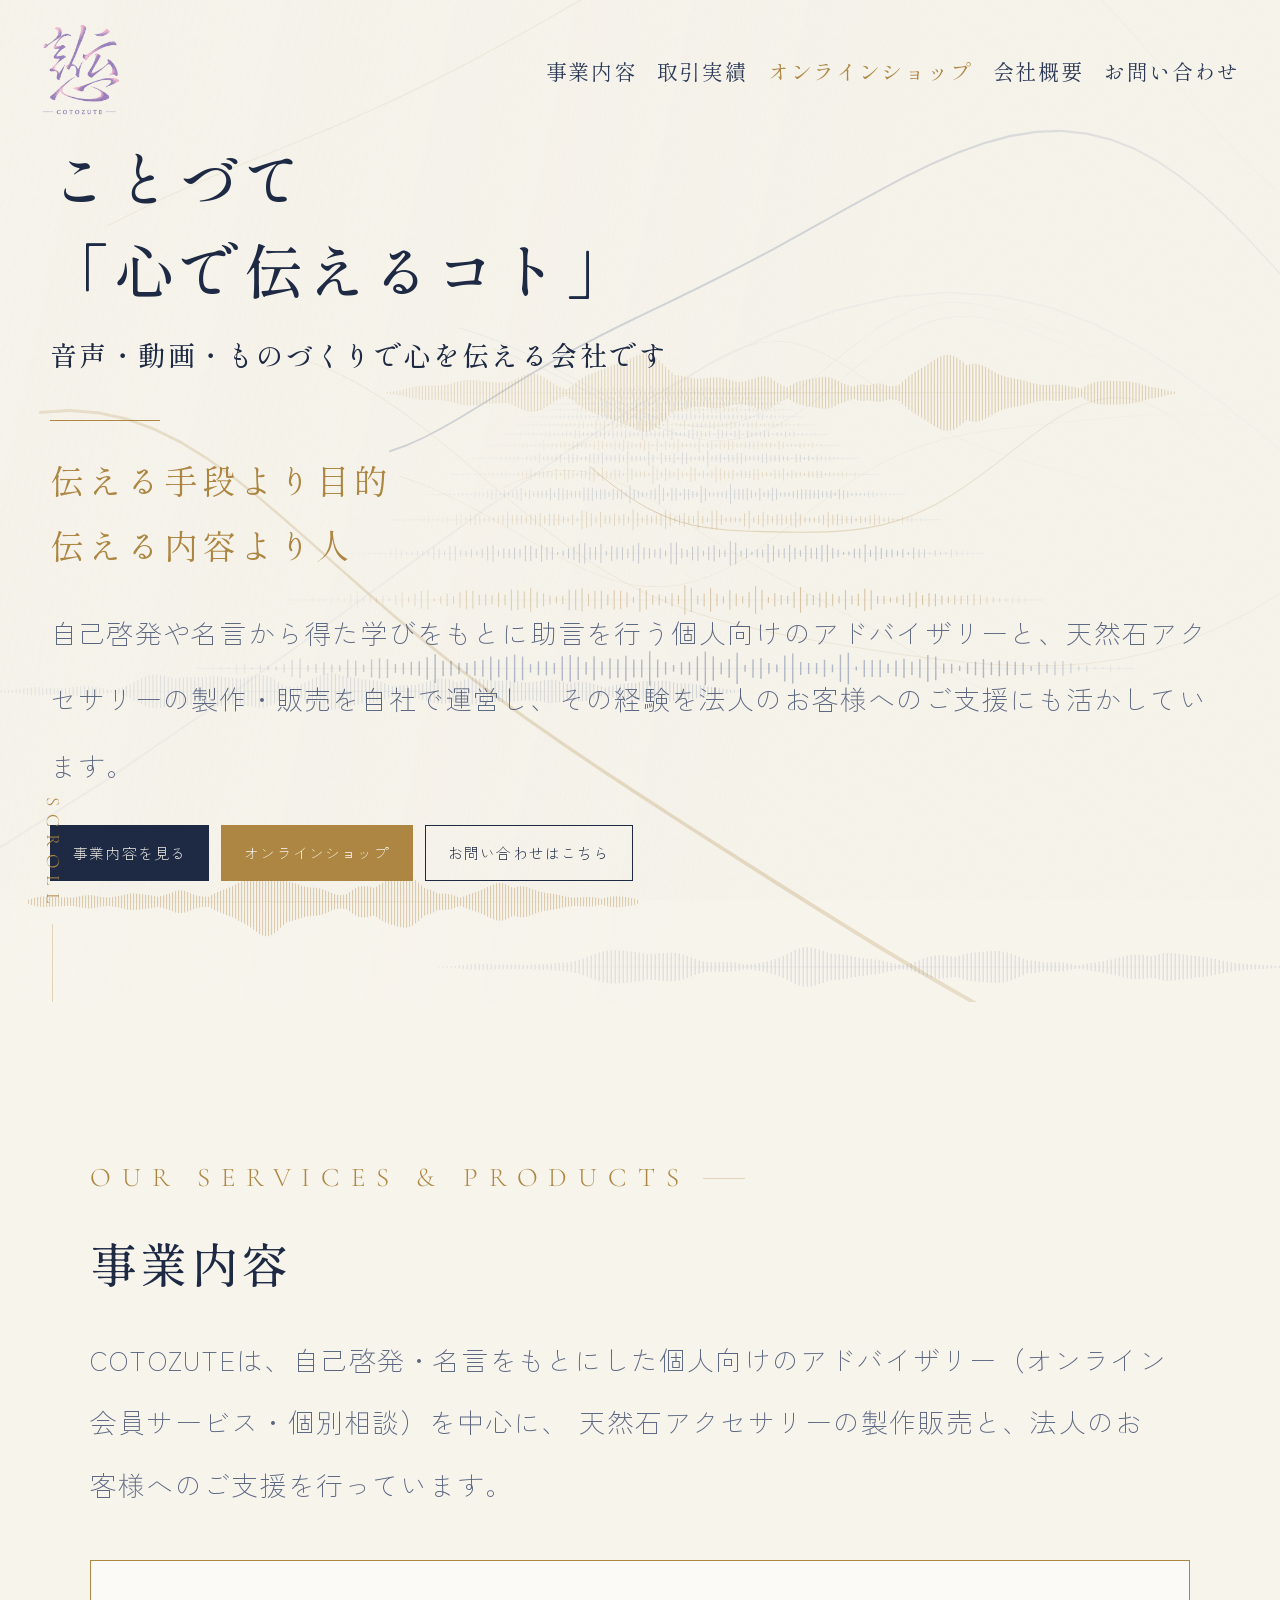
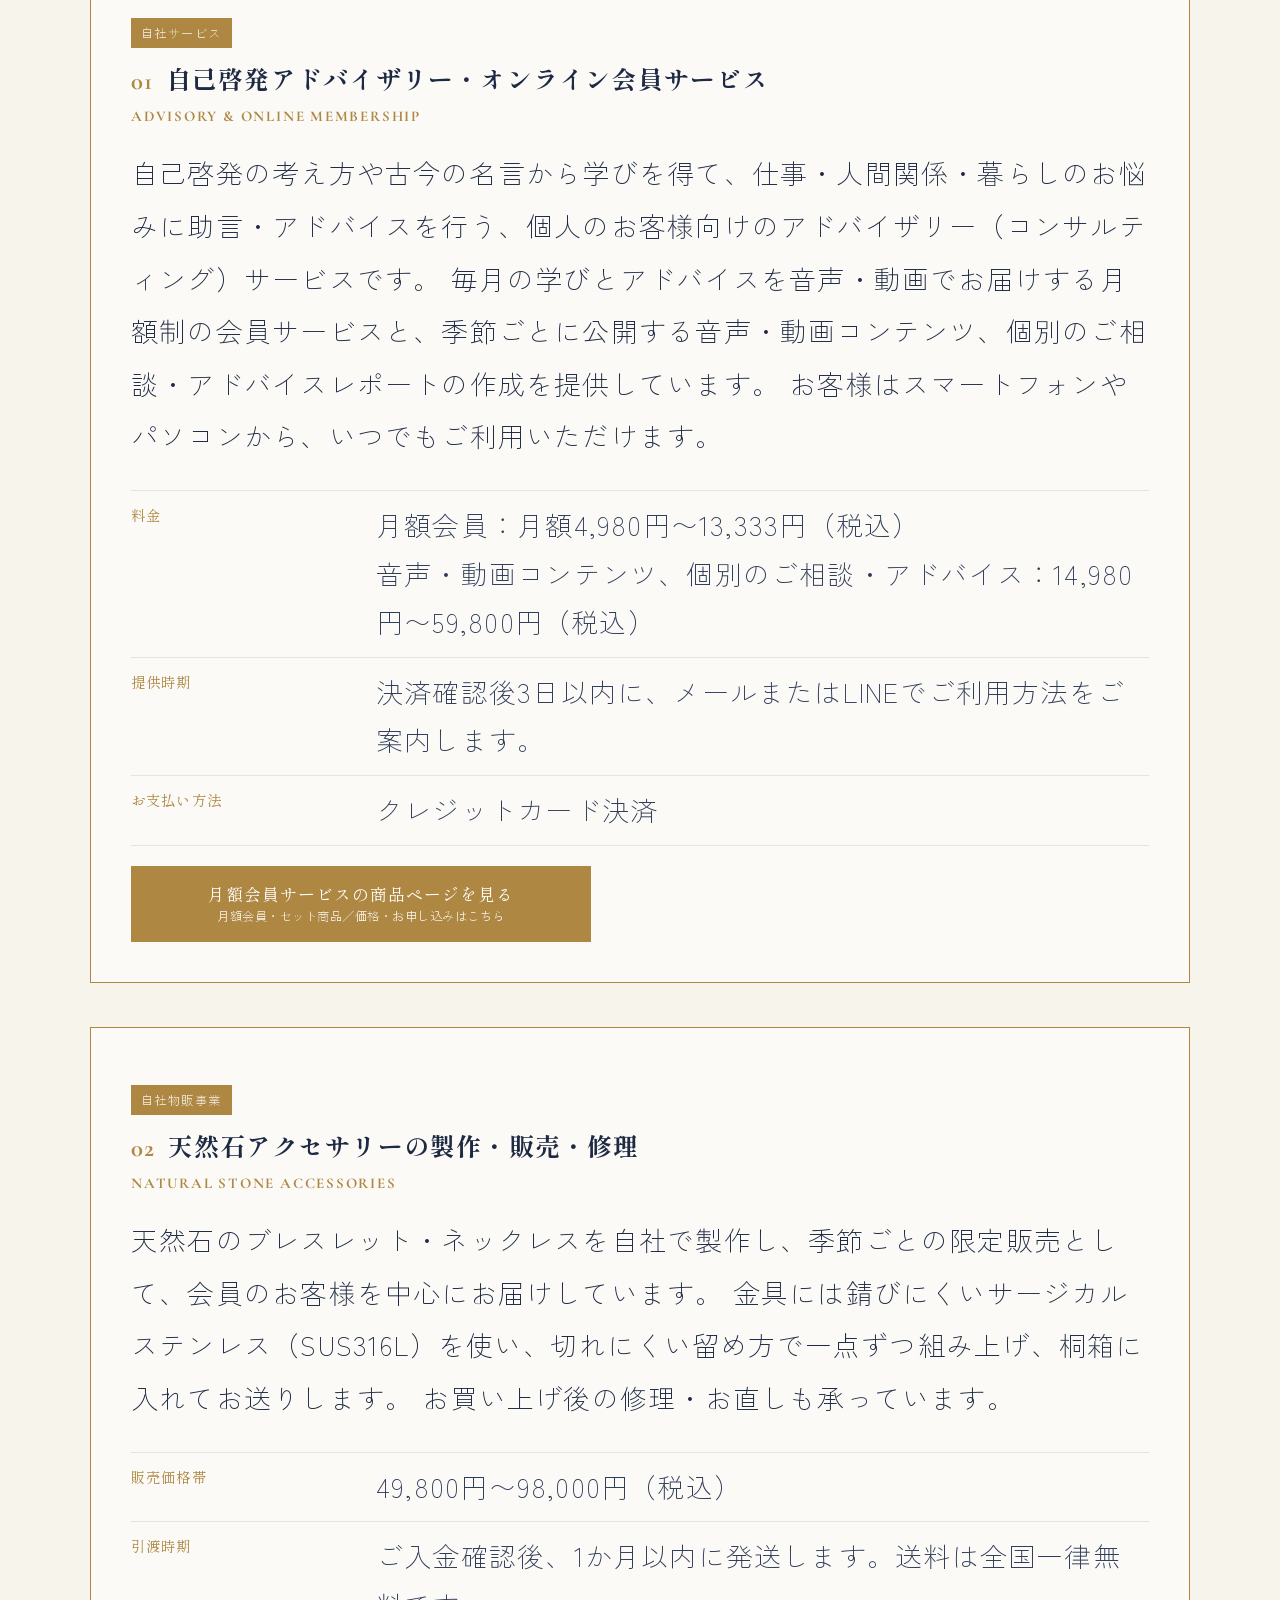
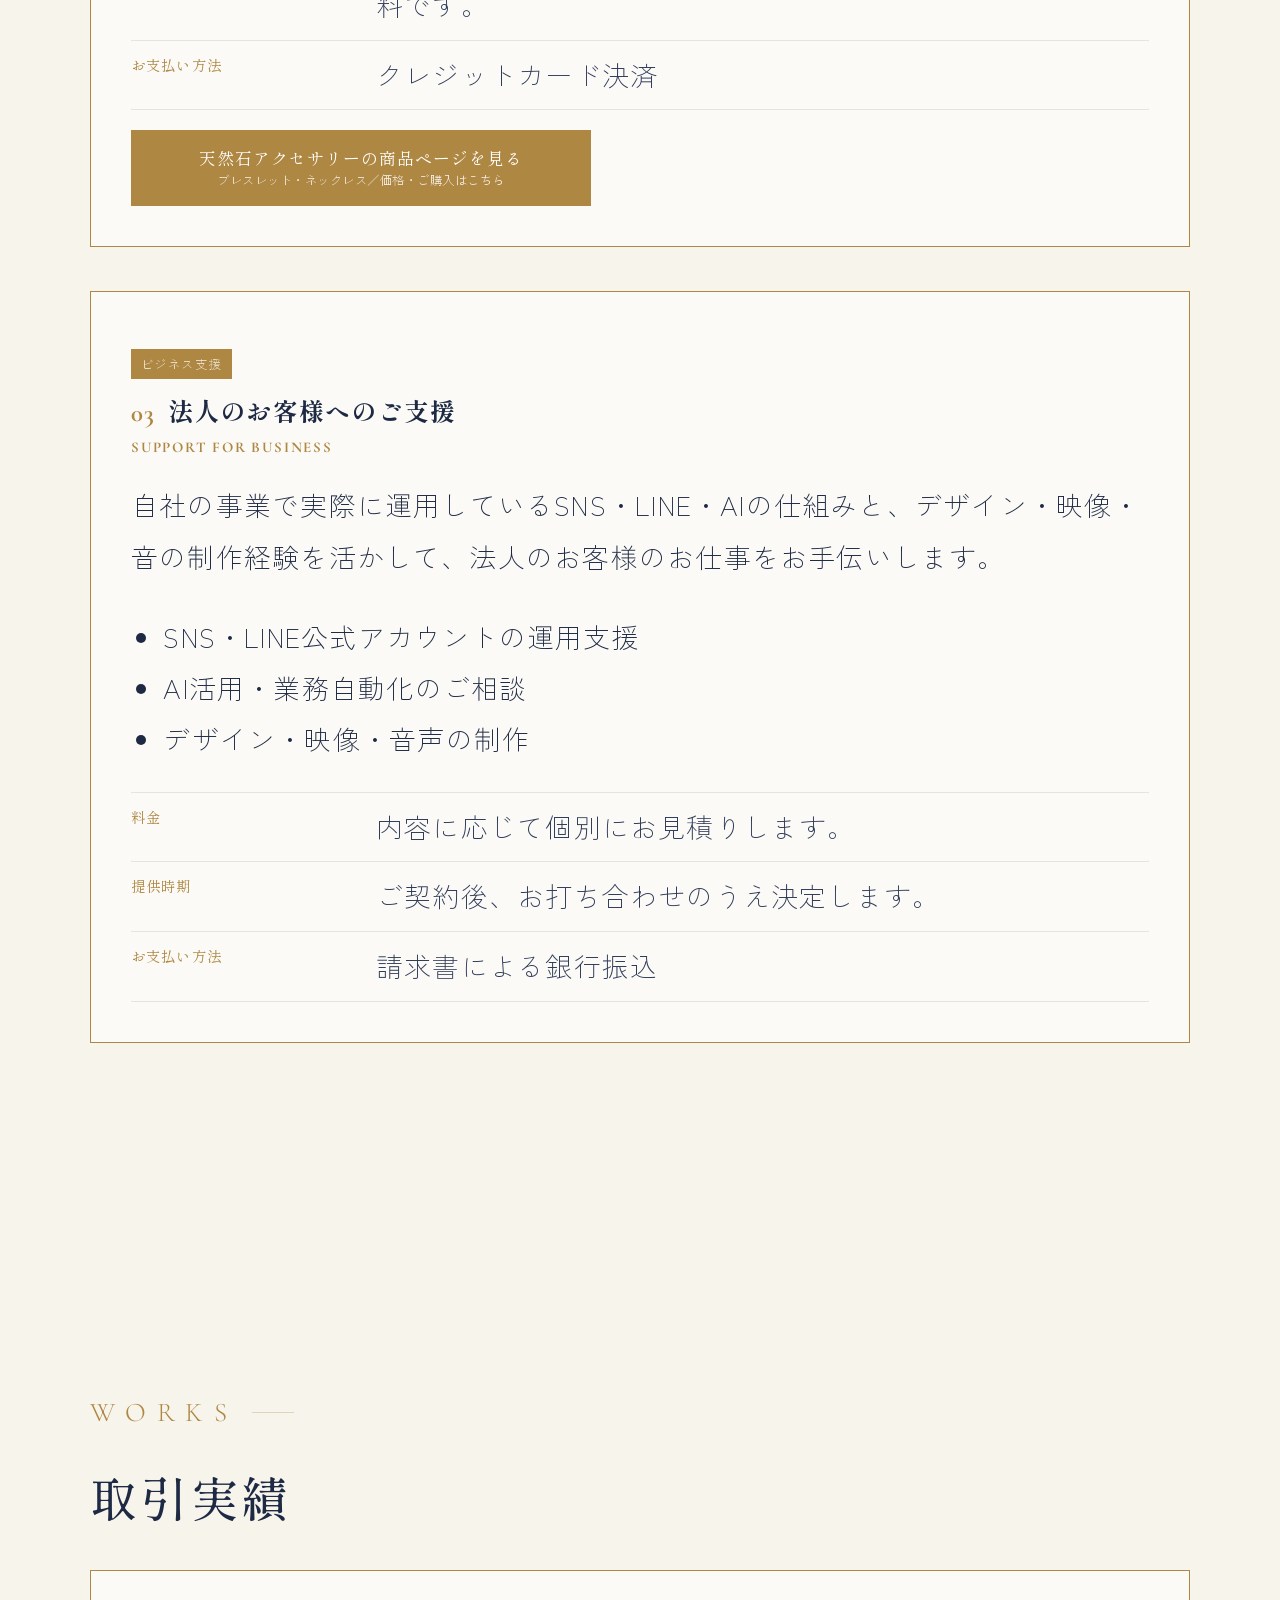
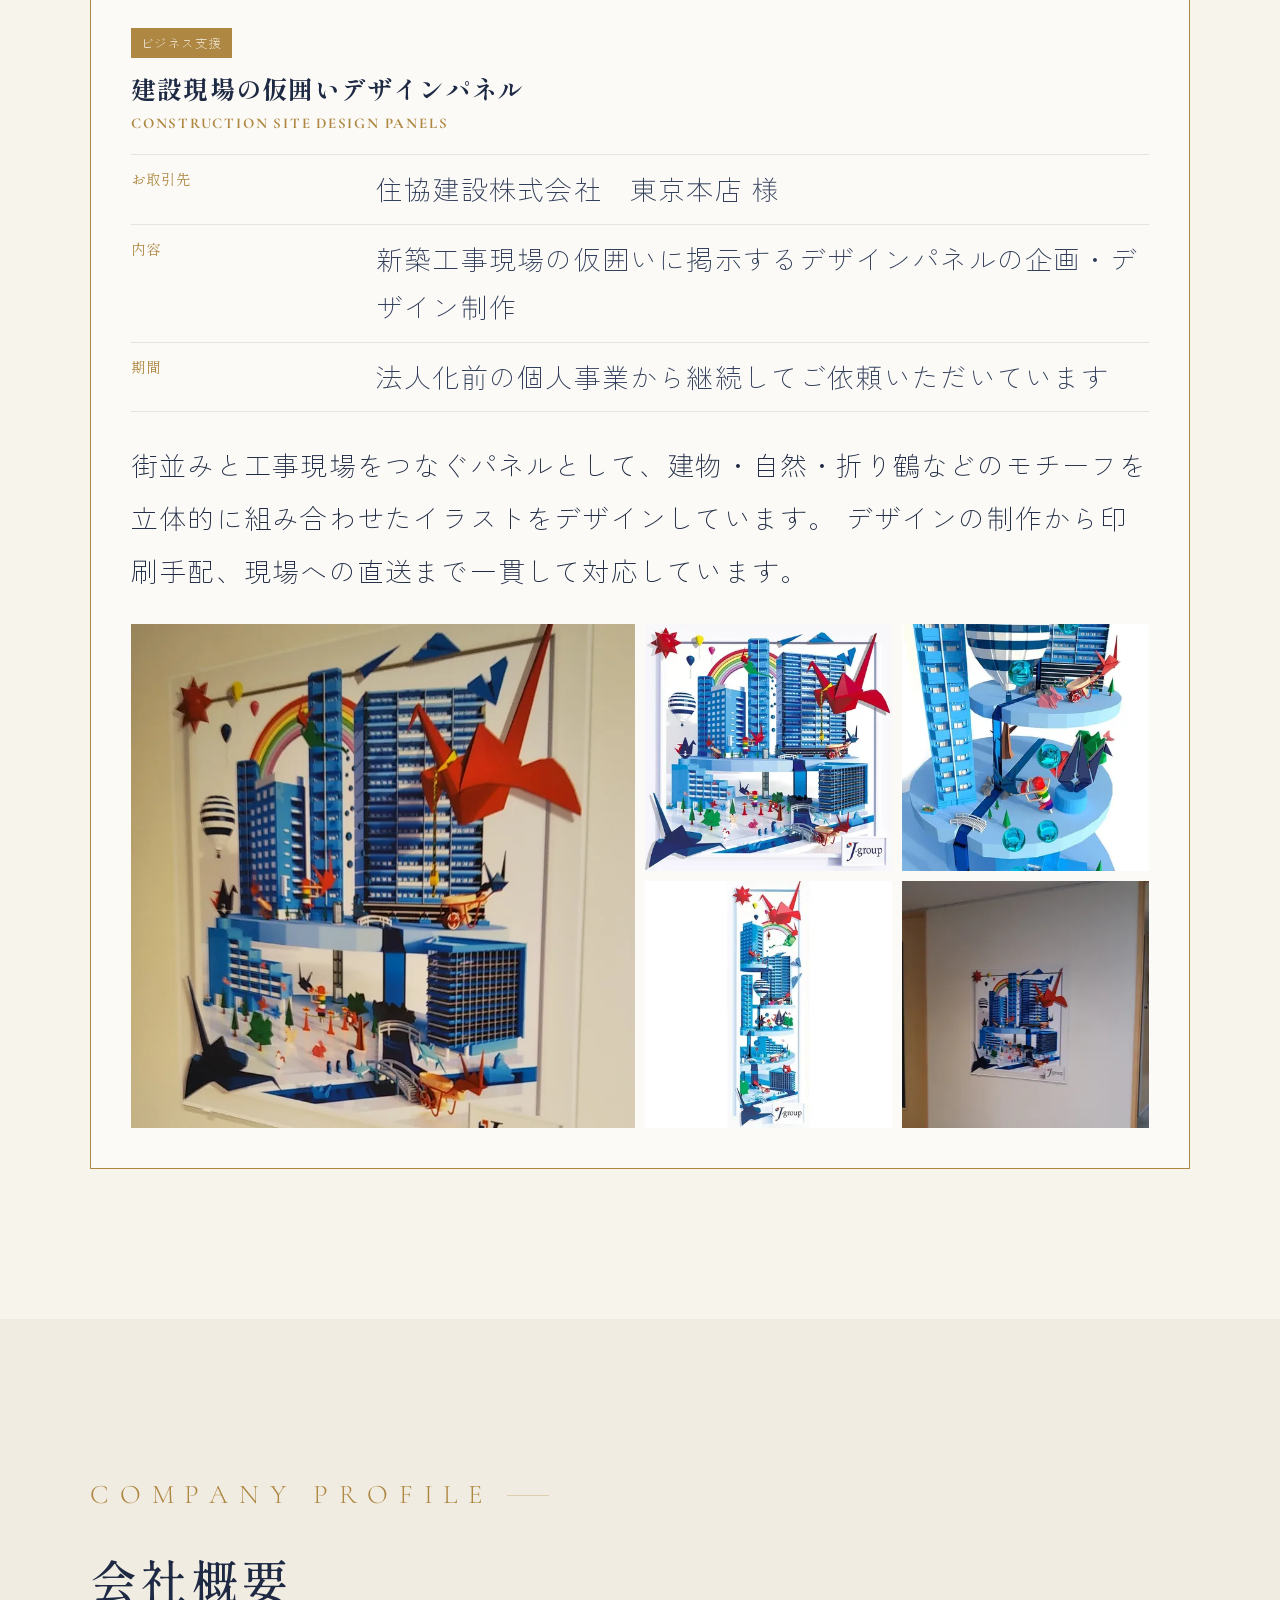
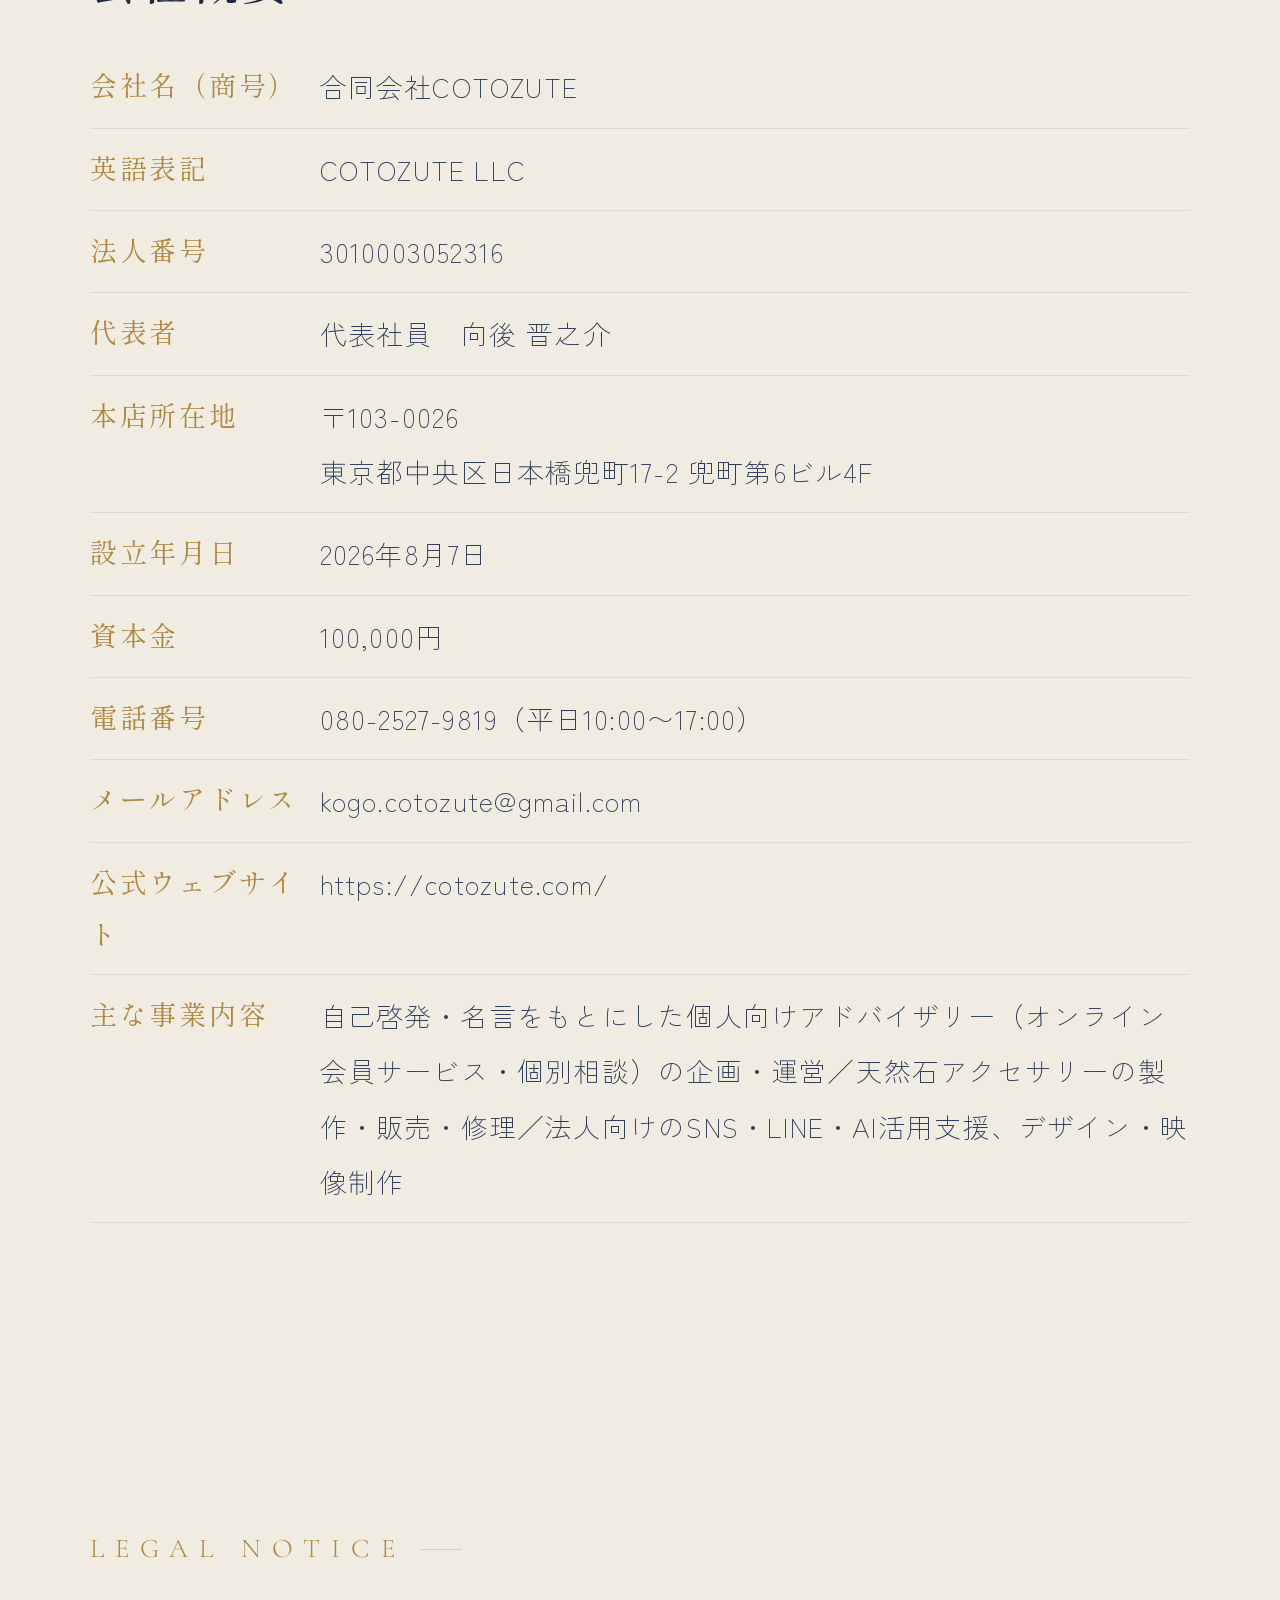
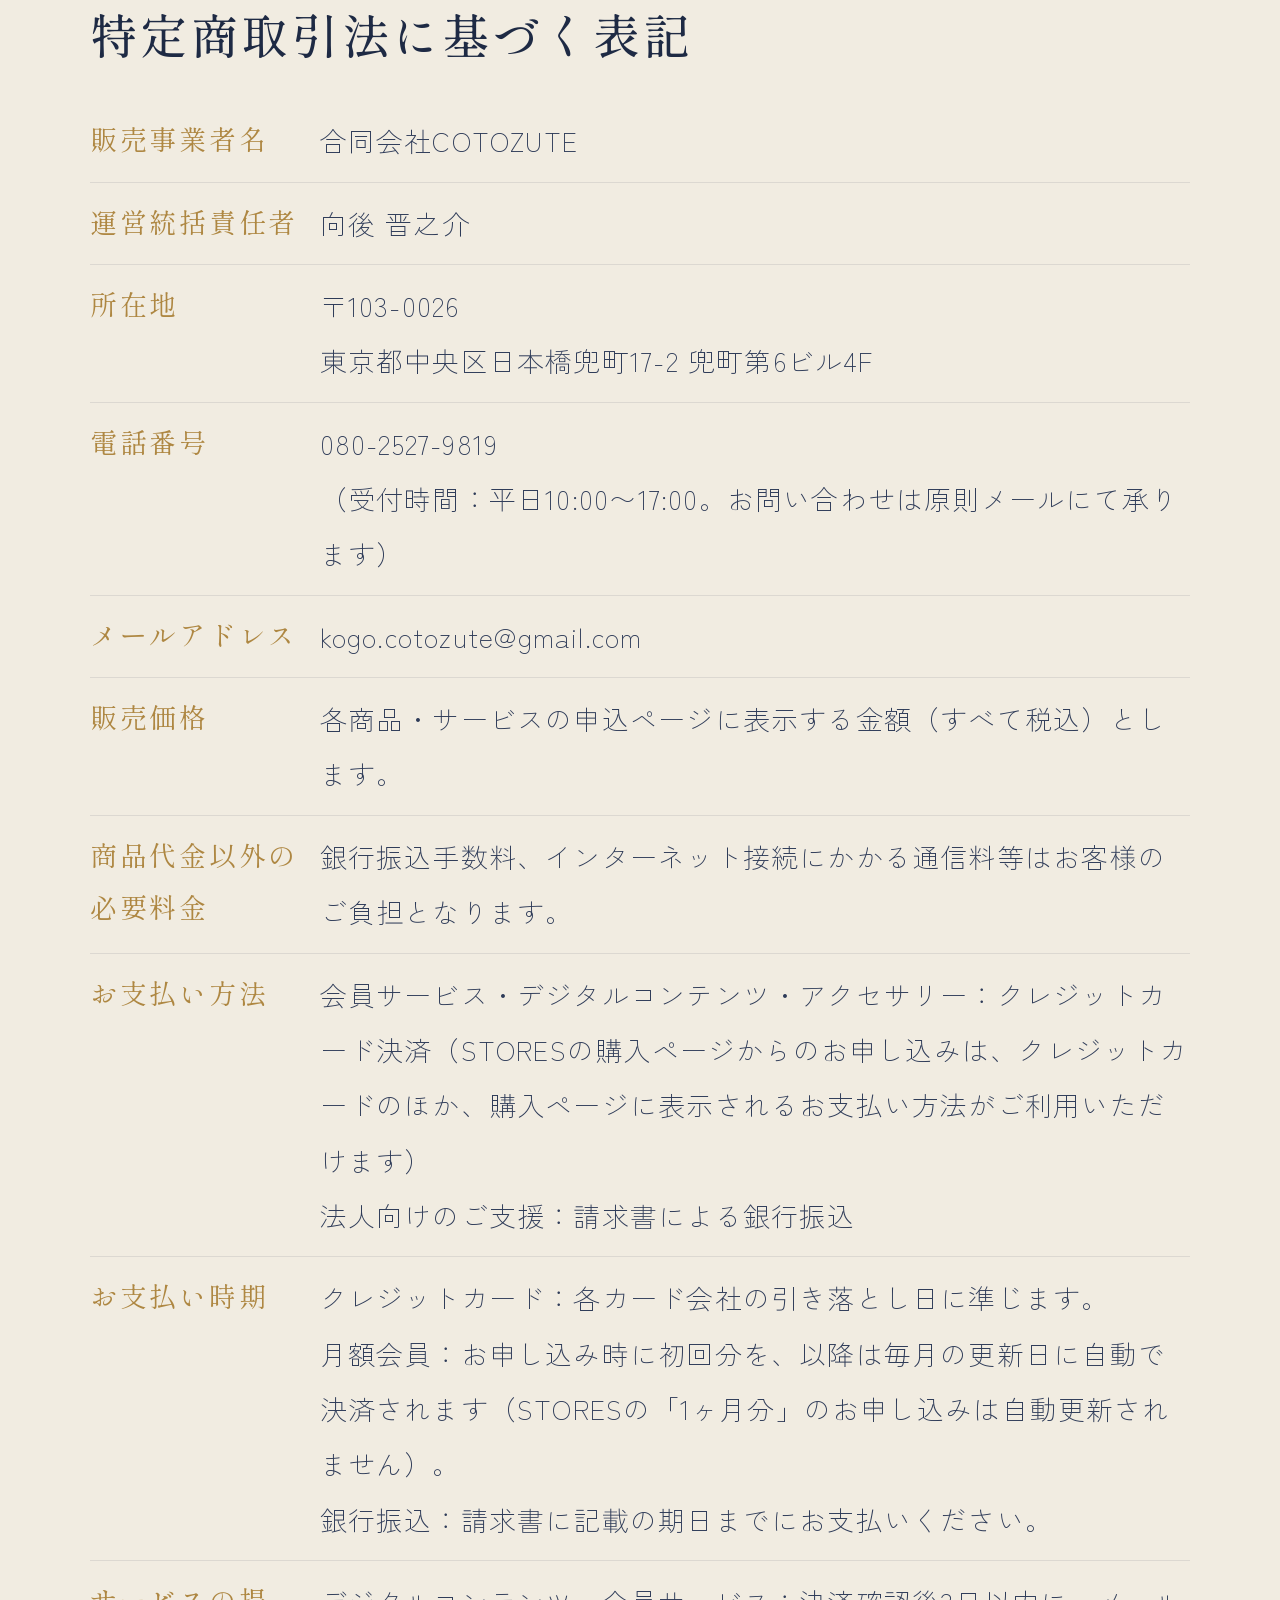
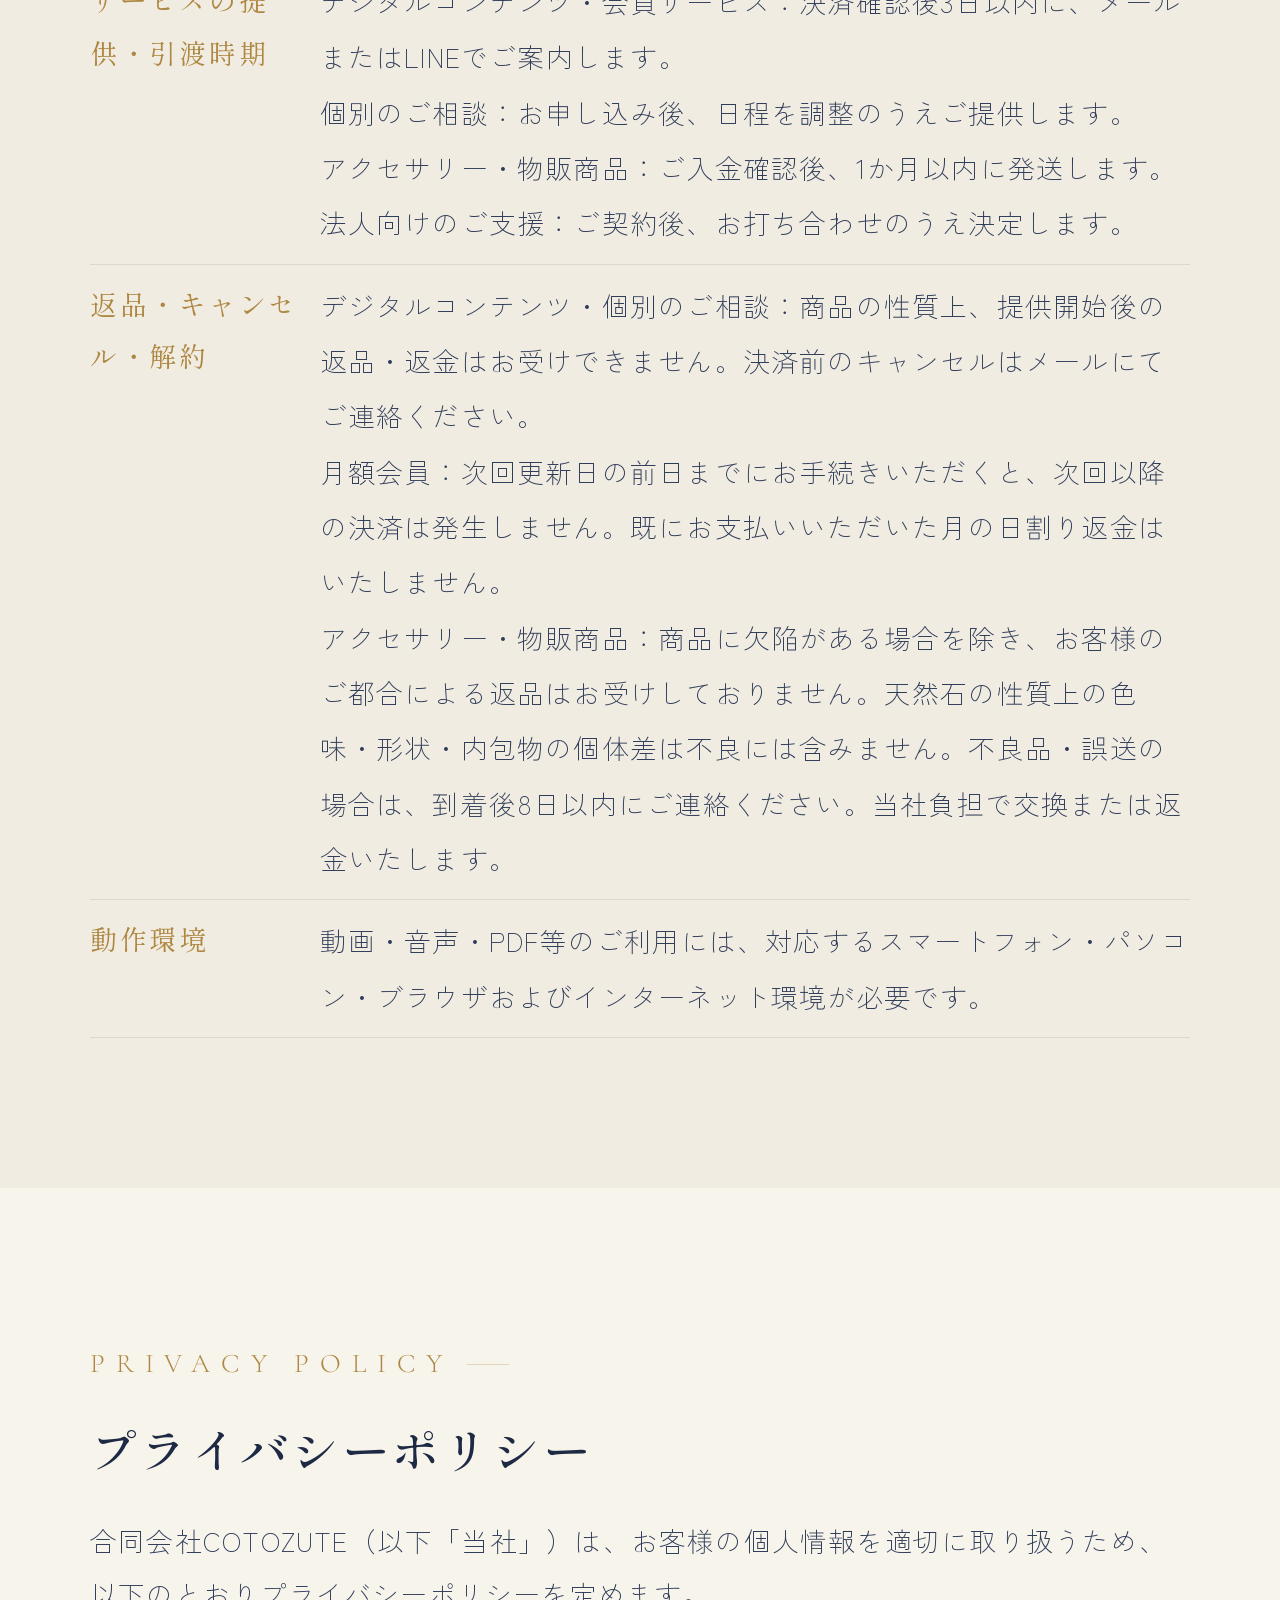
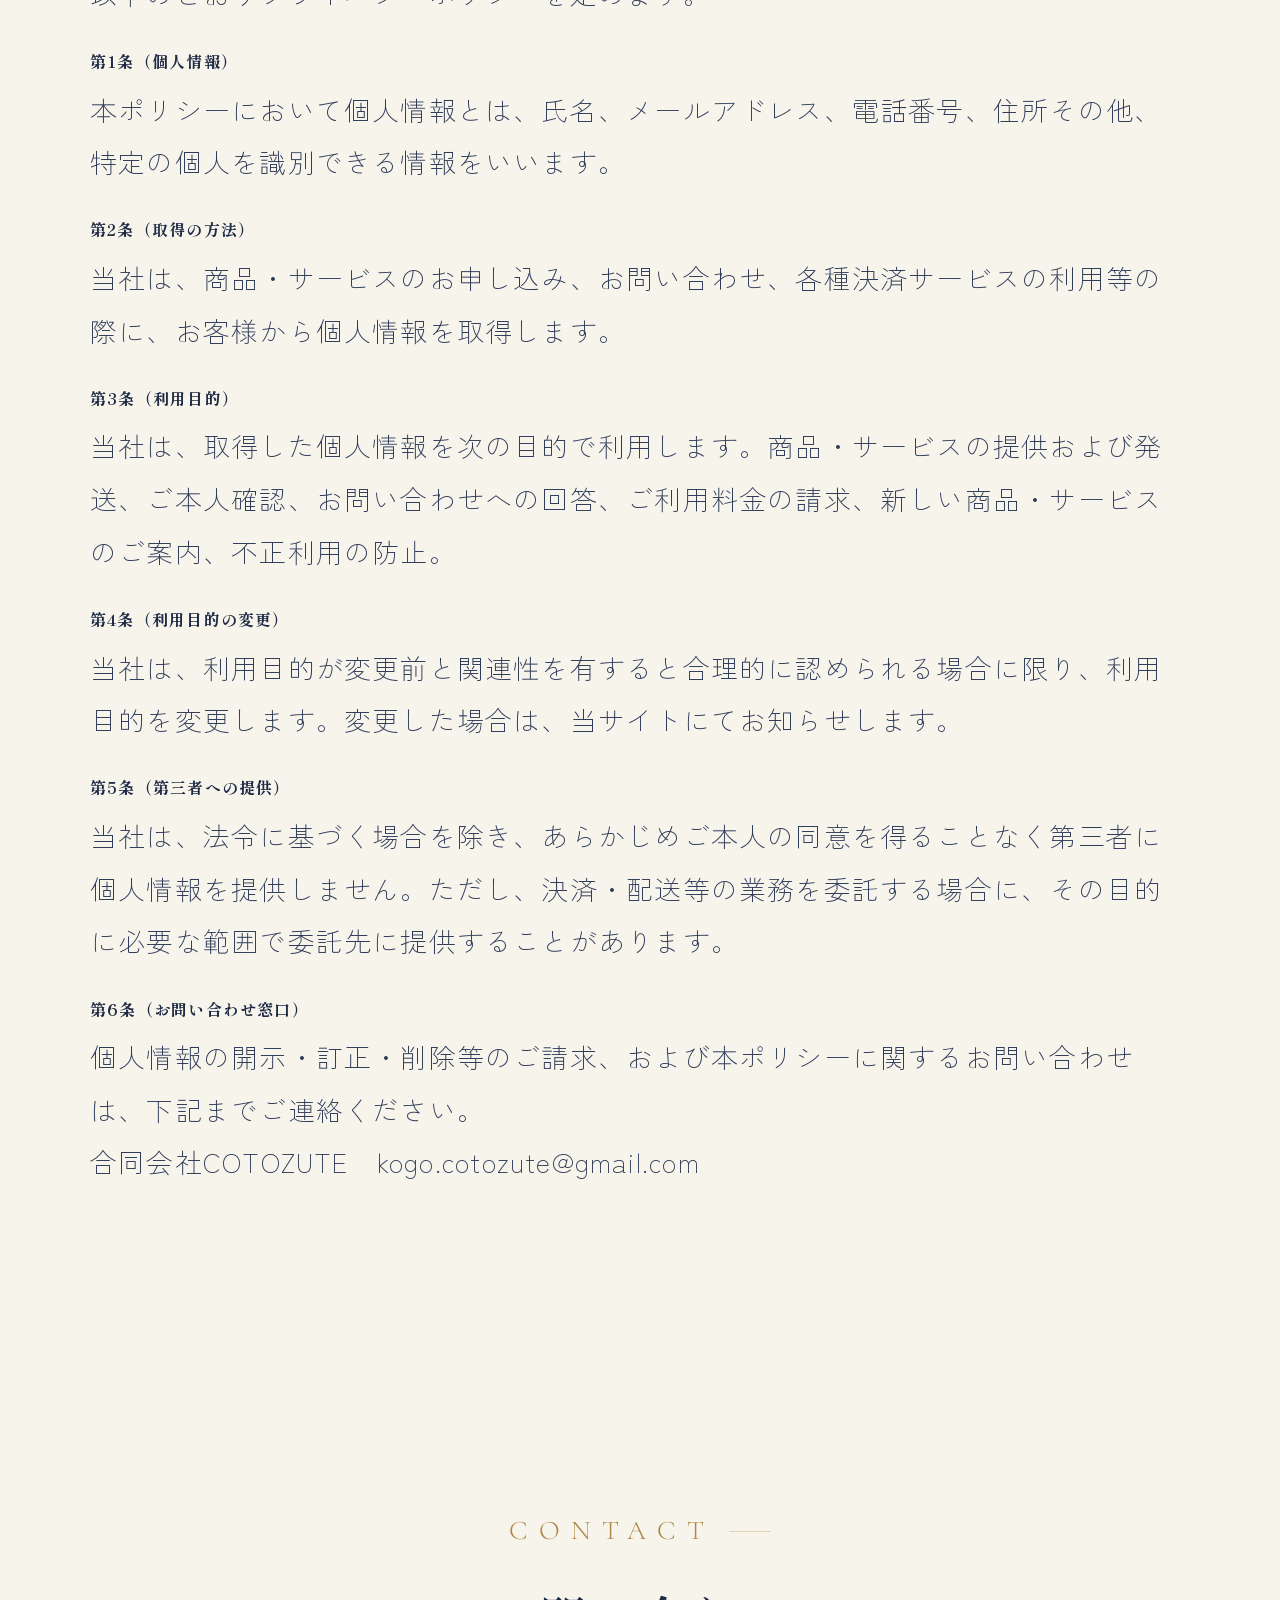
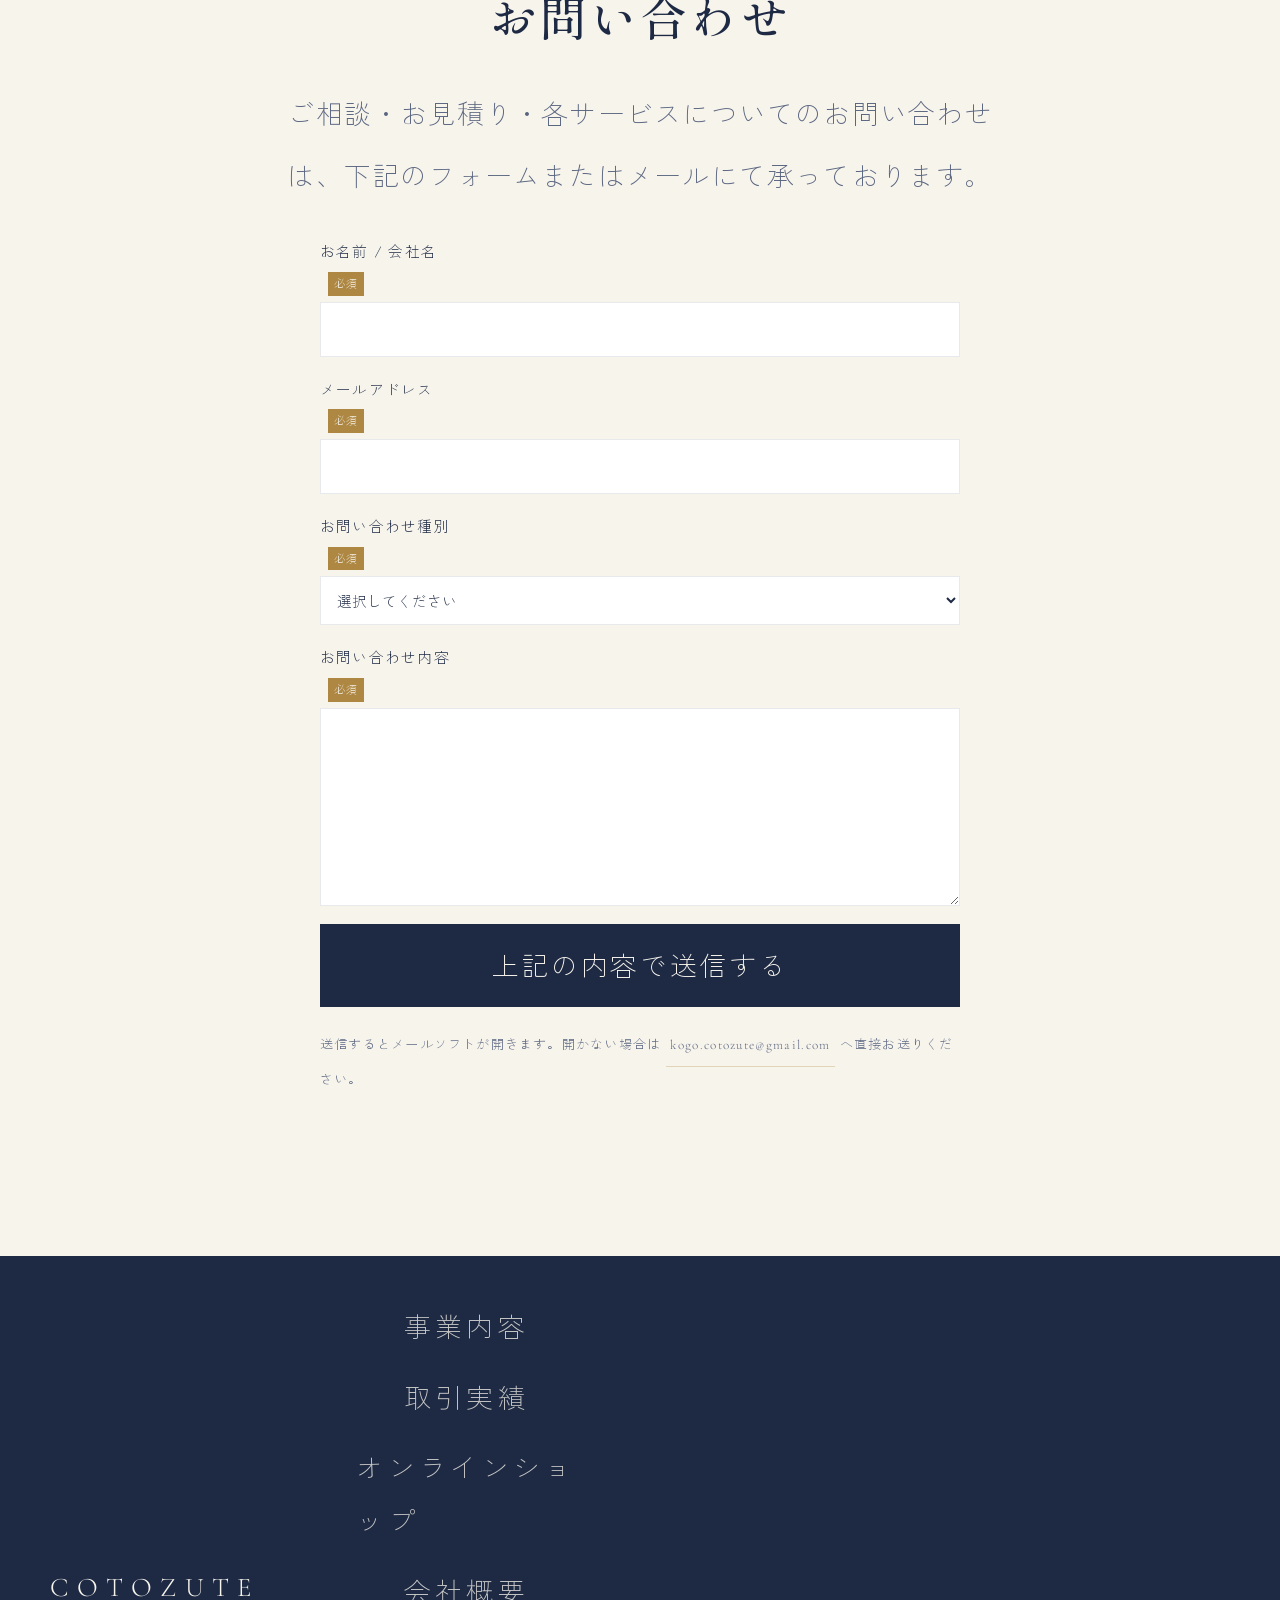
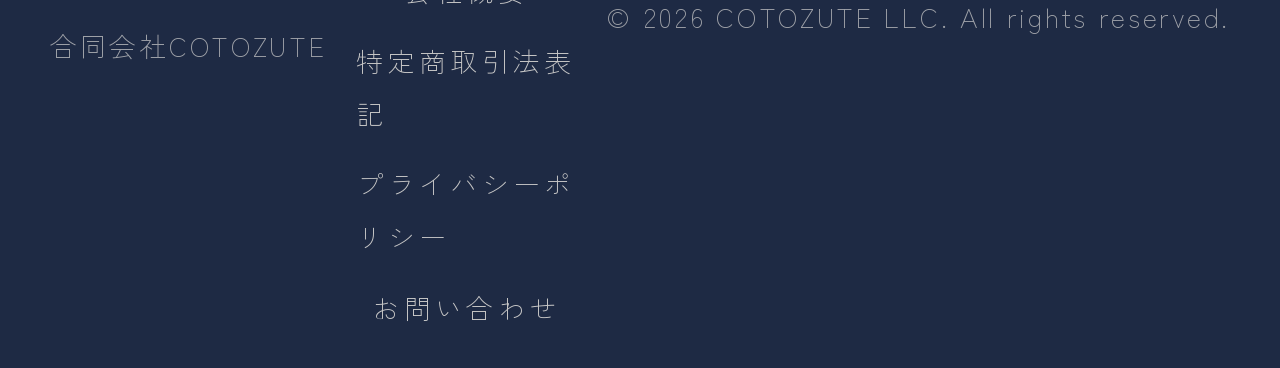
<file: index.html>
<!DOCTYPE html>
<html lang="ja">
<head>
<meta charset="UTF-8">
<meta name="viewport" content="width=device-width, initial-scale=1, viewport-fit=cover">
<title>合同会社COTOZUTE</title>
<meta name="description" content="合同会社COTOZUTE（ことづて）。自己啓発・名言をもとにした個人向けアドバイザリー（オンライン会員サービス・個別相談）、天然石アクセサリーの製作・販売・修理、法人向けのSNS・LINE・AI活用支援を行っています。">
<meta name="theme-color" content="#F7F4EC">
<meta property="og:title" content="合同会社COTOZUTE">
<meta property="og:description" content="仕事は、結局「ひと」です。">
<meta property="og:type" content="website">
<meta property="og:url" content="https://cotozute.com/">
<meta property="og:site_name" content="合同会社COTOZUTE">
<meta property="og:locale" content="ja_JP">
<!-- SNSシェア画像。旧ロゴ（assets/logo.webp）は使わない。新しい筆ロゴの1200x630版。 -->
<meta property="og:image" content="https://cotozute.com/assets/og-image.png">
<meta property="og:image:type" content="image/png">
<meta property="og:image:width" content="1200">
<meta property="og:image:height" content="630">
<meta property="og:image:alt" content="合同会社COTOZUTE">
<meta name="twitter:card" content="summary_large_image">
<meta name="twitter:title" content="合同会社COTOZUTE">
<meta name="twitter:description" content="仕事は、結局「ひと」です。">
<meta name="twitter:image" content="https://cotozute.com/assets/og-image.png">
<!-- ファビコン：筆で書いた漢字だけ（下の COTOZUTE の欧文は外した）。
     旧ロゴが端末に強く残るので、ファイル名を新しくして取り直させている。 -->
<link rel="icon" type="image/png" sizes="32x32" href="assets/favicon-32.png">
<link rel="icon" type="image/png" sizes="16x16" href="assets/favicon-16.png">
<link rel="apple-touch-icon" sizes="180x180" href="assets/apple-touch-icon.png">
<link rel="manifest" href="site.webmanifest">
<link rel="preconnect" href="https://fonts.googleapis.com">
<link rel="preconnect" href="https://fonts.gstatic.com" crossorigin>
<link href="https://fonts.googleapis.com/css2?family=Shippori+Mincho+B1:wght@400;500;600&family=Cormorant+Garamond:wght@300;400;500&family=Zen+Kaku+Gothic+New:wght@300;400;500&display=swap" rel="stylesheet">
<style>
/* =========================================================
   COTOZUTE — mobile first
   ========================================================= */
:root{
  --paper:#F7F4EC; --paper-2:#FCFAF6; --paper-3:#F1ECE1;
  --ink:#1E2A44; --ink-2:#2E3B58; --ink-soft:#5A6580;
  --gold:#AE8742; --gold-2:#C9A868; --gold-3:#E4D3AC;
  --line:rgba(174,135,66,.30); --line-2:rgba(30,42,68,.10);
  --serif:"Shippori Mincho B1",'Hiragino Mincho ProN','Yu Mincho',serif;
  --latin:"Cormorant Garamond","Shippori Mincho B1",serif;
  --sans:"Zen Kaku Gothic New",'Hiragino Sans','Yu Gothic',sans-serif;
  --ease:cubic-bezier(.22,.68,.24,1);
  --max:1180px;
  --gut:clamp(20px,5.5vw,40px);
  /* ★サイト内の最小文字サイズ。トップの「COTOZUTEはあなたの仕事を…」と同値で、
     ここより小さい文字を本文・ラベルに使わない（2026-09-07 指定）。
     文字サイズは原則すべてこの値の倍数で書く。値を変えると全体が連動して動く。 */
  --fs:clamp(15px,4.1vw,27px);
  color-scheme:light;
}
*,*::before,*::after{box-sizing:border-box}
html{scroll-behavior:smooth;-webkit-text-size-adjust:100%;overflow-x:clip}
body{
  margin:0;background:var(--paper);color:var(--ink);
  font-family:var(--sans);font-weight:300;line-height:1.95;font-size:var(--fs);
  letter-spacing:.045em;-webkit-font-smoothing:antialiased;overflow-x:clip;
}
img{max-width:100%;display:block;height:auto}
a{color:inherit;text-decoration:none}
p{margin:0 0 1.15em}
/* paper grain */
body::before{
  content:"";position:fixed;inset:0;pointer-events:none;z-index:90;opacity:.3;
  background-image:url("data:image/svg+xml,%3Csvg xmlns='http://www.w3.org/2000/svg' width='160' height='160'%3E%3Cfilter id='n'%3E%3CfeTurbulence type='fractalNoise' baseFrequency='.8' numOctaves='3'/%3E%3CfeColorMatrix type='saturate' values='0'/%3E%3C/filter%3E%3Crect width='160' height='160' filter='url(%23n)' opacity='.16'/%3E%3C/svg%3E");
  mix-blend-mode:multiply;
}

/* ---------- 筆ロゴアニメーション ---------- */
.cz-logo{display:block;width:100%;height:auto}
.cz-logo .cz-s{fill:none;stroke:#fff;stroke-linecap:round;stroke-linejoin:round;stroke-dasharray:var(--l);stroke-dashoffset:var(--l)}
.cz-logo .cz-word{opacity:0;transform-box:fill-box;transform-origin:center}
.cz-logo.go .cz-s{animation:czDraw calc(var(--d)*var(--speed,1)) cubic-bezier(.42,.02,.52,1) calc(var(--t)*var(--speed,1)) forwards}
.cz-logo.go .cz-word{animation:czFade calc(.8s*var(--speed,1)) ease-out calc(3.6s*var(--speed,1)) forwards}
.cz-logo.done .cz-s{stroke-dashoffset:0}
.cz-logo.done .cz-word{opacity:1}
@keyframes czDraw{to{stroke-dashoffset:0}}
@keyframes czFade{from{opacity:0;transform:translateY(6px)}to{opacity:1;transform:none}}
.cz-R1{--l:66;--d:0.089s;--t:0.000s;stroke-width:36}
.cz-R2{--l:219;--d:0.187s;--t:0.117s;stroke-width:37}
.cz-R3{--l:1042;--d:0.492s;--t:0.331s;stroke-width:39}
.cz-R4{--l:106;--d:0.119s;--t:0.851s;stroke-width:41}
.cz-B0{--l:40;--d:0.065s;--t:1.045s;stroke-width:55}
.cz-B1{--l:327;--d:0.240s;--t:1.110s;stroke-width:45}
.cz-B2{--l:243;--d:0.200s;--t:1.425s;stroke-width:39}
.cz-Y1{--l:111;--d:0.123s;--t:1.709s;stroke-width:41}
.cz-M1{--l:285;--d:0.220s;--t:1.902s;stroke-width:42}
.cz-O1{--l:368;--d:0.258s;--t:2.197s;stroke-width:42}
.cz-O2{--l:197;--d:0.175s;--t:2.483s;stroke-width:44}
.cz-P1{--l:752;--d:0.402s;--t:2.738s;stroke-width:54}
.cz-T1{--l:421;--d:0.280s;--t:3.220s;stroke-width:49}

/* ---------- intro ---------- */
#intro{position:fixed;inset:0;z-index:200;background:var(--paper);display:grid;place-items:center;
  transition:opacity .9s var(--ease),visibility .9s;cursor:pointer}
#intro .cz-logo{width:min(42vw,175px)}
#intro.done{opacity:0;visibility:hidden}

/* ---------- header ---------- */
header{position:fixed;top:0;left:0;right:0;z-index:100;
  display:flex;align-items:center;justify-content:space-between;
  padding:14px var(--gut);transition:background .5s var(--ease),padding .5s var(--ease),box-shadow .5s var(--ease)}
header.scrolled{background:rgba(247,244,236,.9);backdrop-filter:blur(12px);
  padding:9px var(--gut);box-shadow:0 1px 0 var(--line-2)}
.brand{display:flex;align-items:center;gap:10px}
.brand .brandmark{width:54px;height:auto;display:block;transition:width .5s var(--ease)}
header.scrolled .brand .brandmark{width:42px}
.brand span{position:absolute;width:1px;height:1px;overflow:hidden;clip-path:inset(50%);white-space:nowrap}
.menu-btn{background:none;border:0;padding:10px;cursor:pointer;position:relative;z-index:110}
.menu-btn span{display:block;width:24px;height:1px;background:var(--ink);margin:6px 0;transition:.4s var(--ease)}
.menu-btn.open span:nth-child(1){transform:translateY(7px) rotate(45deg)}
.menu-btn.open span:nth-child(2){opacity:0}
.menu-btn.open span:nth-child(3){transform:translateY(-7px) rotate(-45deg)}
nav{position:fixed;inset:0 0 0 auto;width:min(80vw,320px);background:var(--paper-2);
  transform:translateX(100%);transition:transform .6s var(--ease);
  display:flex;align-items:center;justify-content:center;box-shadow:-24px 0 70px -50px #000}
nav.open{transform:none}
nav ul{list-style:none;margin:0;padding:0;display:flex;flex-direction:column;gap:28px;text-align:center}
nav a{font-family:var(--latin);font-size:calc(var(--fs)*1.1);letter-spacing:.24em;color:var(--ink-2);position:relative;padding:4px 0}
nav a::after{content:"";position:absolute;left:0;right:0;bottom:0;height:1px;background:var(--gold);
  transform:scaleX(0);transform-origin:right;transition:transform .5s var(--ease)}
nav a:hover::after{transform:scaleX(1);transform-origin:left}

/* ---------- hero ---------- */
.hero{position:relative;min-height:100svh;display:grid;align-content:center;
  padding:112px var(--gut) 110px;overflow:hidden}
.hero::after{content:"";position:absolute;inset:0;z-index:2;pointer-events:none;
  background:linear-gradient(102deg,rgba(247,244,236,.55) 0%,rgba(247,244,236,.34) 30%,rgba(247,244,236,0) 62%)}
.hero-inner{position:relative;z-index:5;width:100%;max-width:var(--max);margin:0 auto}
.hero h1{font-family:var(--serif);font-weight:500;margin:0;
  font-size:calc(var(--fs)*1.85);line-height:1.6;letter-spacing:.06em}
.brsm{display:block}
.hero h1 .ln{display:block;overflow:hidden}
.hero h1 .ln i{display:block;font-style:normal;transform:translateY(110%);animation:riseUp 1.4s var(--ease) forwards}
.hero h1 .ln:nth-child(2) i{animation-delay:.16s}
.hero h1 .ln.s2{font-size:clamp(15px,4.1vw,27px);letter-spacing:.09em;line-height:1.95;margin-top:.55em}
@keyframes riseUp{to{transform:translateY(0)}}
.rule{width:0;height:1px;background:var(--gold);margin:26px 0 20px;animation:ruleGrow 1.3s var(--ease) .8s forwards}
@keyframes ruleGrow{to{width:88px}}
.hero .lead{font-family:var(--serif);color:var(--gold);letter-spacing:.12em;
  font-size:calc(var(--fs)*1.25);margin:0 0 22px;opacity:0;animation:fadeUp 1.1s var(--ease) 1s forwards}
.hero .sub{color:var(--ink-soft);font-size:var(--fs);line-height:2.45;margin:0;
  opacity:0;animation:fadeUp 1.1s var(--ease) 1.2s forwards}
@keyframes fadeUp{from{opacity:0;transform:translateY(16px)}to{opacity:1;transform:none}}

/* 挿絵はほぼ正方形（本を抱く赤ちゃん・669x595）。高さ基準ではなく幅基準で置く。
   縦長の女性の絵に戻すことはないので、height:92% 方式は復活させないこと。 */
.hero-figure{position:absolute;right:-1%;top:29%;bottom:auto;width:48%;max-width:none;z-index:3;margin:0;
  opacity:0;animation:heroInSm 1.8s var(--ease) .5s forwards;will-change:transform}
/* 下端のフェード（mask-image）は、画面外へ抜けていく女性の絵のためのものだった。
   いまの絵は空中に浮いている赤ちゃんなので、足がぼけて消えると意図が壊れる。使わない。 */
.hero-figure img{width:100%;height:auto;display:block}
@keyframes heroInSm{from{opacity:0;transform:translateX(38px)}to{opacity:1;transform:none}}
@media (max-width:359px){.hero-figure{width:60%;right:-2%}}

.seal{position:absolute;right:-12%;top:15%;width:64vw;max-width:300px;z-index:1;
  opacity:0;animation:sealIn 2.2s var(--ease) .9s forwards}
.seal img{animation:spinSlow 100s linear infinite}
@keyframes sealIn{to{opacity:.7}}
@keyframes spinSlow{to{transform:rotate(360deg)}}

.wave{position:absolute;pointer-events:none;z-index:1;opacity:0;overflow:hidden}
.wave .wtrack{display:flex;width:200%;will-change:transform}
.wave .wtrack img{flex:0 0 50%;width:50%}
.wave.w1{left:-16%;width:132%;bottom:4%;animation:waveIn 1.8s var(--ease) 1.1s forwards}
.wave.w1 .wtrack{animation:flowRight 15s linear infinite}
.wave.w2{left:-24%;width:140%;bottom:26%;animation:waveIn 1.8s var(--ease) 1.35s forwards}
.wave.w2 .wtrack{animation:flowRight 24s linear infinite}
@keyframes waveIn{to{opacity:.85}}
@keyframes flowRight{from{transform:translate3d(-50%,0,0)}to{transform:translate3d(0,0,0)}}

.floatword{position:absolute;z-index:4;font-family:var(--serif);color:var(--gold);
  font-size:calc(var(--fs)*.85);letter-spacing:.5em;opacity:0}
.floatword.a{right:5%;top:14%;animation:fw 1.5s var(--ease) 1.6s forwards,bob 7s ease-in-out 3s infinite}
.floatword.b{right:34%;top:44%;animation:fw 1.5s var(--ease) 1.9s forwards,bob 9s ease-in-out 3s infinite;display:none}
.floatword.c{right:8%;top:62%;animation:fw 1.5s var(--ease) 2.1s forwards,bob 8s ease-in-out 3s infinite}
.floatword.d{right:40%;top:78%;animation:fw 1.5s var(--ease) 2.4s forwards,bob 10s ease-in-out 3s infinite;display:none}
@keyframes fw{to{opacity:.72}}
@keyframes bob{0%,100%{transform:translateY(0)}50%{transform:translateY(-12px)}}

.scrollcue{display:none;position:absolute;left:clamp(14px,3vw,34px);bottom:0;z-index:5;
  flex-direction:column;align-items:center;gap:14px;opacity:0;animation:fadeUp 1.1s var(--ease) 2s forwards}
.scrollcue span{font-family:var(--latin);font-size:calc(var(--fs)*.7);letter-spacing:.4em;color:var(--gold);writing-mode:vertical-rl}
.scrollcue i{display:block;width:1px;height:78px;background:var(--line);position:relative;overflow:hidden}
.scrollcue i::after{content:"";position:absolute;top:-40%;left:0;width:1px;height:40%;background:var(--gold);
  animation:cue 2.4s ease-in-out infinite}
@keyframes cue{0%{top:-40%}70%,100%{top:100%}}

/* スマホ：ヒーローが 100svh を確保していたため、文字の下に画面半分ぶんの
   空白ができていた。高さは中身に任せ、MESSAGE の上余白も詰める。 */
@media (max-width:899px){
  /* 赤ちゃんの頭が見出し「心で伝えるコト」の右斜め上に来る位置に置いている（2026-09-07 指定）。
     top を % で持たせているのは、.hero が align-content:center で本文を縦中央に置くため、
     本文の位置が hero の高さに比例して動くから。min-height を変えると位置がずれる。 */
  .hero{min-height:78svh;padding:104px var(--gut) 0}
  #message > .wrap{padding-top:clamp(26px,7vw,48px)}
  #service > .wrap{padding-top:clamp(26px,7vw,48px)}
}
/* 600〜899pxは横に余白があるので、絵は右・本文は左の二段組みにする。
   説明文だけ幅を絞らないと、文末が赤ちゃんの体に潜って読めなくなる。 */
@media (min-width:600px) and (max-width:899px){
  .hero{min-height:80svh}
  /* .hero .sub{max-width:50%}  ← 挿絵を戻すとき一緒に戻す（2026-09-10 に外した） */
}

/* ---------- shared ---------- */
section{position:relative;z-index:2}
.wrap{max-width:var(--max);margin:0 auto;padding:clamp(64px,13vw,150px) var(--gut)}
.eyebrow{font-family:var(--latin);font-size:var(--fs);letter-spacing:.4em;color:var(--gold);
  display:flex;align-items:center;gap:14px;margin:0 0 18px}
.eyebrow::after{content:"";flex:0 0 42px;height:1px;background:var(--line)}
h2{font-family:var(--serif);font-weight:500;margin:0 0 26px;
  font-size:calc(var(--fs)*1.75);line-height:1.7;letter-spacing:.07em}
.muted{color:var(--ink-soft);font-size:var(--fs);line-height:2.3}
.reveal{opacity:0;transform:translateY(26px);
  transition:opacity 1s var(--ease),transform 1s var(--ease);transition-delay:var(--d,0s)}
.reveal.in{opacity:1;transform:none}

/* セクション間の波模様（.divider）は廃止した。復活させないこと。 */

/* ---------- message ---------- */
#message{background:linear-gradient(180deg,transparent,var(--paper-3) 45%,transparent)}
.msg-grid{display:grid;gap:clamp(30px,7vw,80px)}
.origin{padding-left:0}
/* スマホの筆ロゴは 62vw/260px から65%へ（大きすぎたため・2026-09-06） */
.origin .kanji{margin:0 auto 22px;max-width:min(40vw,169px)}

/* ---------- service scenes ----------
   1シーン＝イラストの舞台。イラストがふわっと登場し、その上に文字が上から重なる。
   各シーンの位置は下のカスタムプロパティで個別に微調整できる:
     --aw イラスト幅 / --ax 横位置 / --ay 下からの位置 / --cw 文字幅 / --ct 文字の上余白
   ------------------------------------ */
.scene{position:relative;display:grid;align-content:start;
  min-height:var(--mh,clamp(660px,180vw,780px));margin:clamp(64px,17vw,112px) 0;
  padding-top:var(--ct,4px)}
.stage{position:absolute;inset:0;z-index:1;pointer-events:none;overflow:visible}
.art{position:absolute;right:var(--ax,-10%);bottom:var(--ay,0);width:var(--aw,82%);
  opacity:0;transform:translateY(34px) scale(.94);
  transition:opacity 1.4s var(--ease),transform 1.4s var(--ease);will-change:transform}
.scene.in .art{opacity:1;transform:none}
.art picture{display:block}
.art .main{width:100%}
/* 追加パーツ用（後から <img class="part" style="--px:..;--py:..;--pw:..;--pd:..s"> を足せる） */
.art .part{position:absolute;left:var(--px,50%);top:var(--py,50%);width:var(--pw,18%)}
.art .glow{position:absolute;left:50%;top:50%;width:96%;aspect-ratio:1;
  transform:translate(-50%,-50%);border-radius:50%;
  background:radial-gradient(circle,rgba(201,168,104,.22),transparent 64%)}
.art .ring{position:absolute;left:50%;top:48%;width:84%;aspect-ratio:1;
  transform:translate(-50%,-50%);border-radius:50%;border:1px solid var(--line)}
.art .ring::after{content:"";position:absolute;inset:8%;border-radius:50%;
  border:1px dashed rgba(174,135,66,.24);animation:spinSlow 70s linear infinite}
.spark{position:absolute;border-radius:50%;background:var(--gold-2);
  width:5px;height:5px;opacity:0;transition:opacity 1.3s var(--ease) .7s}
.scene.in .spark{opacity:.55}
.spark.s1{right:14%;top:14%;animation:bob 6.5s ease-in-out infinite}
.spark.s2{right:56%;top:36%;width:3px;height:3px;animation:bob 8.5s ease-in-out .6s infinite}
.spark.s3{right:30%;bottom:16%;width:4px;height:4px;animation:bob 7.5s ease-in-out 1.2s infinite}

.copy{position:relative;z-index:2;max-width:var(--cw,32em)}
.copy > *{opacity:0;transform:translateY(-22px);
  transition:opacity 1s var(--ease),transform 1s var(--ease);
  background:rgba(255,255,255,.75);border-radius:3px;
  width:fit-content;max-width:100%;
  padding:.18em .5em;margin-left:-.5em}
/* 挿絵に重なる説明文は、キャッチコピーと同じ濃さまで上げて読みやすさを優先 */
.copy .muted{color:var(--ink-2)}
.scene.in .copy > *{opacity:1;transform:none}
.scene.in .copy > *:nth-child(1){transition-delay:.30s}
.scene.in .copy > *:nth-child(2){transition-delay:.44s}
.scene.in .copy > *:nth-child(3){transition-delay:.58s}
.scene.in .copy > *:nth-child(4){transition-delay:.72s}
.num{font-family:var(--latin);font-size:var(--fs);letter-spacing:.32em;color:var(--gold);margin-bottom:10px}
.scene h3{font-family:var(--serif);font-weight:500;margin:0;
  font-size:calc(var(--fs)*1.5);letter-spacing:.07em}
.scene h3 small{display:block;font-family:var(--latin);font-size:var(--fs);letter-spacing:.3em;
  color:var(--gold);margin-top:9px;font-weight:400}
.scene .catch{font-family:var(--serif);color:var(--ink-2);line-height:2.05;
  font-size:calc(var(--fs)*1.1);margin:16px 0 12px}

.cards{display:grid;gap:18px;margin-top:14px}
.card{background:var(--paper-2);border:1px solid var(--line-2);padding:0 0 26px;overflow:hidden;
  transition:transform .7s var(--ease),box-shadow .7s var(--ease),border-color .7s var(--ease)}
.card:hover{transform:translateY(-7px);box-shadow:0 22px 44px -28px rgba(30,42,68,.45);border-color:var(--line)}
.card .strip{height:186px;overflow:hidden;display:flex;align-items:center;justify-content:center;background:var(--paper-3);padding:8px 0}
.card .strip img{width:auto;height:100%;max-width:none;object-fit:contain;transition:transform 1.2s var(--ease)}
.card .strip img.deco{width:170%;height:auto;object-fit:cover}
.card:hover .strip img{transform:scale(1.07)}
.card .body{padding:22px clamp(18px,5vw,28px) 0}
.card h4{font-family:var(--serif);font-weight:500;font-size:calc(var(--fs)*1.2);letter-spacing:.07em;margin:0 0 5px}
.card .en{font-family:var(--latin);font-size:var(--fs);letter-spacing:.26em;color:var(--gold);margin-bottom:12px}
.card p{font-size:var(--fs);line-height:2.1;color:var(--ink-soft);margin:0}

/* ---------- 02 業務自動化相談（鹿威し）----------
   この項目だけ挿絵が横長なので、縦長前提の寸法だと小さく沈み、
   スマホでは --overlap に飲み込まれて文字の下へ完全に隠れる。
   この項目にだけ寸法と重なり量を持たせる。 ---------- */
.scene.wide{--overlap:clamp(56px,16vw,96px)}
@media(min-width:900px){ .scene.wide{--art-w:clamp(340px,52vw,560px);--art-off:4%} }
@media(max-width:899px){ .scene.wide .art{width:min(96%,380px);margin:0 0 0 -6%} }

/* ---------- about ---------- */
#about{background:var(--paper-3)}
.about-grid{display:grid;gap:clamp(28px,7vw,80px)}
table.info{width:100%;border-collapse:collapse;font-size:var(--fs)}
table.info th,table.info td{text-align:left;padding:13px 0;border-bottom:1px solid var(--line-2);vertical-align:top}
table.info th{font-weight:400;color:var(--gold);font-family:var(--serif);letter-spacing:.1em;
  width:6.5em;padding-right:14px}
table.info td{color:var(--ink-2);line-height:2.05}

/* ---------- contact ---------- */
#contact{text-align:center}
#contact .wrap{max-width:820px}
#contact .eyebrow{justify-content:center}
.contact-seal{width:min(82vw,400px);margin:0 auto 14px}
.mail{display:inline-flex;align-items:center;font-family:var(--latin);
  font-size:calc(var(--fs)*1.25);letter-spacing:.1em;word-break:break-all;
  border-bottom:1px solid var(--line);padding:9px 4px;
  transition:color .5s var(--ease),border-color .5s var(--ease)}
.mail:hover{color:var(--gold);border-color:var(--gold)}

/* ---------- footer ---------- */
footer{background:var(--ink);color:var(--paper);padding:44px var(--gut) 34px;position:relative;z-index:2}
.foot-in{max-width:var(--max);margin:0 auto;display:grid;gap:26px}
.fl{font-family:var(--latin);letter-spacing:.3em;font-size:var(--fs)}
.fr{font-size:var(--fs);letter-spacing:.1em;color:rgba(247,244,236,.6)}
.foot-nav{display:flex;flex-wrap:wrap;gap:18px;list-style:none;margin:0;padding:0;
  font-size:var(--fs);letter-spacing:.16em}
.foot-nav a{color:rgba(247,244,236,.78);transition:color .4s}
.foot-nav a:hover{color:var(--gold-2)}

/* =========================================================
   ≥ 600px
   ========================================================= */
@media (min-width:600px){
  /* 600〜899pxは1列のまま。基準文字が27pxなので2列だと1行10文字しか入らない（2026-09-07） */
  .floatword.b,.floatword.d{display:block}
  .hero-figure{width:46%;right:-2%}
}

/* =========================================================
   ≥ 900px  (desktop)
   ========================================================= */
@media (min-width:900px){
  header{padding:22px var(--gut)}
  header.scrolled{padding:12px var(--gut)}
  .brand .brandmark{width:82px}
  header.scrolled .brand .brandmark{width:60px}
  .menu-btn{display:none}
  nav{position:static;width:auto;background:none;transform:none;box-shadow:none;display:block}
  nav ul{flex-direction:row;gap:clamp(18px,2.6vw,40px)}
  nav ul{gap:clamp(12px,1.6vw,28px)}
  nav a{font-size:calc(var(--fs)*.78);letter-spacing:.08em;white-space:nowrap}
  nav a[href="/shop/"]{color:var(--gold)}

  .hero{display:flex;align-items:center;padding:130px var(--gut) 90px}
  .hero h1{font-size:calc(var(--fs)*2.2);line-height:1.55;letter-spacing:.09em}
  .hero-inner{max-width:var(--max)}
  /* .hero .sub{max-width:52%}  ← 挿絵を戻すとき一緒に戻す（2026-09-10 に外した） */
  .hero::after{z-index:4}
  .hero-figure{width:min(40vw,560px);max-width:none;height:auto;right:1.5%;top:auto;bottom:5%;
    -webkit-mask-image:none;mask-image:none;
    animation:heroIn 1.9s var(--ease) .45s forwards}
  .hero-figure img{width:100%;height:auto;object-fit:contain}
  @keyframes heroIn{from{opacity:0;transform:translateX(50px)}to{opacity:1;transform:none}}
  .seal{right:24vw;top:26%;width:min(30vw,340px);max-width:none}
  .wave.w1{left:-8%;width:116%;bottom:6%}
  .wave.w2{left:-14%;width:120%;bottom:24%}
  .scrollcue{display:flex}
  .brsm{display:none}
  .rule{margin:38px 0 26px}
  @keyframes ruleGrow{to{width:110px}}

  .msg-grid{grid-template-columns:1.05fr .95fr;align-items:center}
  .origin{border-left:1px solid var(--line);padding-left:clamp(18px,4.5vw,36px)}
  .origin .kanji{margin:0 0 20px;max-width:min(54vw,240px)}
  .about-grid{grid-template-columns:1fr 1fr}
  table.info th{width:9em}

  /* PCは「文字の段」と「挿絵の段」を分ける。挿絵の幅と位置を --art-w / --art-off の
     1か所で持ち、.art と .copy の両方がそれを見る。文字は挿絵の手前で必ず折り返すので、
     どのセクションでも文字がキャラクターの顔に重ならない（2026-09-12） */
  .scene{min-height:clamp(620px,62vw,840px);align-content:center;padding-top:0;
    --art-w:clamp(300px,44vw,540px);--art-off:7%;--art-gap:clamp(20px,3vw,48px)}
  .art{--aw:var(--art-w);--ax:var(--art-off)}
  .scene.alt .art{right:auto;left:var(--ax)}
  .copy{--cw:41em;
    max-width:min(var(--cw),calc(100% - var(--art-off) - var(--art-w) - var(--art-gap)))}
  .scene.alt .copy{margin-left:auto}
  .spark.s1{right:10%;top:12%}
  .spark.s3{right:24%;bottom:18%}

  .foot-in{grid-template-columns:auto 1fr auto;align-items:center;gap:30px}
  .foot-nav{justify-content:center}
  .fr{text-align:right}
}

/* =========================================================
   ≥ 1200px
   ========================================================= */
@media (min-width:1200px){
  /* 最小文字が27pxになったので4列だと1行8文字しか入らない。2列で組む（2026-09-07） */
  .cards{grid-template-columns:1fr 1fr;gap:clamp(22px,2.4vw,34px)}
}

@media (prefers-reduced-motion:reduce){
  *{animation:none!important;transition-duration:.01ms!important}
  .reveal{opacity:1;transform:none}
  .art,.copy > *{opacity:1!important;transform:none!important}
  .spark{opacity:.55!important}
  .hero h1 .ln i{transform:none}
  .rule{width:88px}
  .hero .lead,.hero .sub,.scrollcue,.seal,.floatword{opacity:1}
  .hero-figure{opacity:1}
  .wave{opacity:.85}
  .wave .wtrack{transform:none}
  @media(min-width:900px){.hero-figure{opacity:1}.rule{width:110px}}
}
/* 挿絵の動きは各WebPアニメーション自体が持つ。
   CSS側で絵を上下させる levitate / karakuri / shishi と、
   湯気・しずく・波紋の擬似エフェクトは全て廃止した。復活させないこと。 */

/* ---------- スマホ・タブレット：挿絵を思い切り上へ寄せ、文字を重ねる ----------
   PCと同じ「舞台の上に文字が乗る」構図を、縦長画面でも成立させる。
   絵を負のマージンで文字の下へ潜り込ませることで、
   セクションの高さ＝文字＋絵−重なり ぶんだけになり、間延びしない。
   重なり量は --overlap の1か所で調整できる。 ---------- */
/* 01 そろばん少年：顔の右横の余白に、そろばんの読み上げを縦書きで重ねる。
   画像には焼き込まず、HTML側の重ね書き（文字が潰れない・文言を後から直せる）。
   周期はアニメWebPと同じ15.2秒なので、絵と文字がずれずに回り続ける。
   位置は素材1024x768の空き矩形 x820-1000 / y40-420 から算出した。 */
.s-abacus .art{container-type:inline-size}
.chant{position:absolute;top:5%;right:2.5%;z-index:2;pointer-events:none;
  writing-mode:vertical-rl;text-orientation:mixed;
  font-family:var(--serif);color:var(--ink-2);
  font-size:13px;font-size:3.5cqw;line-height:1.5;letter-spacing:.05em}
.chant > span{display:block;margin-left:.55em;opacity:0;white-space:nowrap}
.chant .tcy{display:inline;text-combine-upright:all}
.chant > span:nth-child(1){animation:chant1 15.2s linear infinite}
.chant > span:nth-child(2){animation:chant2 15.2s linear infinite}
.chant > span:nth-child(3){animation:chant3 15.2s linear infinite}
@keyframes chant1{0%{opacity:0;transform:translateY(-6px)}
  5.3%,89.5%{opacity:1;transform:none}96%,100%{opacity:0;transform:none}}
@keyframes chant2{0%,23.7%{opacity:0;transform:translateY(-6px)}
  28.9%,89.5%{opacity:1;transform:none}96%,100%{opacity:0;transform:none}}
@keyframes chant3{0%,47.4%{opacity:0;transform:translateY(-6px)}
  52.6%,89.5%{opacity:1;transform:none}96%,100%{opacity:0;transform:none}}
/* アニメーション効果オフの環境では3行とも出したままにする（消えないように） */
@media (prefers-reduced-motion:reduce){ .chant > span{opacity:1!important;transform:none!important} }

/* 01 そろばん少年：この挿絵だけ横長で顔が上寄りなので、スマホでは
      01・見出し → 絵 → キャッチ（3行の短い組み）→ 本文（横いっぱい）
   の順に組み替える。キャッチの白帯だけを絵の下端（机とそろばん）へ軽く重ね、
   顔には文字を一切乗せない。この1項目だけの特別扱い。復活させないこと。 */
@media (max-width:899px){
  .scene.s-abacus{--mh:0}
  .scene.s-abacus .copy-head{order:0}
  .scene.s-abacus .stage{order:1;position:relative;inset:auto;z-index:0;
    margin:clamp(4px,1.6vw,12px) 0 0;display:flex;justify-content:center;overflow:visible}
  .scene.s-abacus .art{position:relative;right:auto;bottom:auto;
    width:min(100%,430px);margin:0}
  .scene.s-abacus .copy-body{order:2;margin-top:calc(var(--catch-over,42px) * -1)}
  .scene.s-abacus .catch{margin-top:0}
}

/* 03 動画制作：挿絵が横長（4:3）になったので、縦長前提の --overlap では
      絵が本文の下へほぼ隠れてしまう。この項目だけ重なりを浅くして中央に置く。 */
@media (max-width:899px){
  .scene.s-video{--overlap:clamp(18px,4.5vw,44px)}
  .scene.s-video .stage{justify-content:center}
  .scene.s-video .art{width:min(100%,420px);margin:0}
}

@media (max-width:899px){
  .scene{min-height:0;margin:clamp(24px,6vw,44px) 0;
         --overlap:clamp(170px,62vw,300px)}
  .copy{order:1;position:relative;z-index:2}
  .stage{position:relative;inset:auto;order:2;z-index:0;overflow:visible;
         display:flex;justify-content:flex-end;
         margin-top:calc(var(--overlap) * -1)}
  .art{position:relative;right:auto;bottom:auto;
       width:min(80%,330px);margin:0 -4% 0 0}
  .scene.alt .stage{justify-content:flex-start}
  .scene.alt .art{margin:0 0 0 -4%}
  .spark.s2{display:none}
}

/* ---------- 2026-10 審査対応版 ---------- */
.hero-btns{display:flex;flex-wrap:wrap;gap:12px;margin-top:26px}
.btn{display:inline-block;padding:13px 22px;background:var(--ink);color:var(--paper);text-decoration:none;font-size:.92rem;letter-spacing:.08em;border:1px solid var(--ink)}
.btn-o{background:transparent;color:var(--ink)}
.svc{margin:clamp(28px,6vw,44px) 0;padding:clamp(22px,5vw,40px);border:1px solid var(--gold);background:rgba(255,255,255,.5)}
.svc-cat{display:inline-block;font-size:.78rem;letter-spacing:.12em;color:var(--paper);background:var(--gold);padding:3px 10px;margin:0 0 12px}
.svc-title{font-family:var(--serif);color:var(--ink);font-size:clamp(1.15rem,4.4vw,1.55rem);line-height:1.5;margin:0 0 .8em}
.svc-title small{display:block;font-family:var(--latin);font-size:.6em;letter-spacing:.12em;color:var(--gold);margin-top:.3em}
.svc-no{font-family:var(--latin);color:var(--gold);margin-right:.5em}
.svc p{line-height:1.95;margin:0 0 1em}
.svc-list{margin:0 0 1em;padding-left:1.2em;line-height:1.9}
.svc-spec{margin:0;border-top:1px solid var(--line-2)}
.svc-spec div{display:grid;grid-template-columns:1fr;gap:2px;padding:10px 0;border-bottom:1px solid var(--line-2)}
.svc-spec dt{color:var(--gold);font-family:var(--serif);font-size:.9rem;letter-spacing:.08em}
.svc-spec dd{margin:0;color:var(--ink-2);line-height:1.8}
#legal{background:var(--paper-3)}
#legal table.info th,#about table.info th{width:8.5em}
.policy h4{font-family:var(--serif);color:var(--ink);margin:1.6em 0 .4em;font-size:1rem}
.policy p{line-height:1.95;margin:0 0 .6em;color:var(--ink-2)}
.cform{text-align:left;display:grid;gap:18px;max-width:640px;margin:28px auto 0}
.cform label{display:grid;gap:6px;font-size:.92rem;color:var(--ink)}
.cform .req{font-size:.7rem;color:var(--paper);background:var(--gold);padding:1px 6px;margin-left:8px;justify-self:start}
.cform input,.cform select,.cform textarea{font:inherit;padding:12px;border:1px solid var(--line-2);background:#fff;color:var(--ink);width:100%;box-sizing:border-box}
.cform button{font:inherit;padding:15px;background:var(--ink);color:var(--paper);border:0;letter-spacing:.1em;cursor:pointer}
.cform-note{font-size:.82rem;color:var(--ink-soft);line-height:1.8}
.cform-note .mail{font-size:inherit}
@media(min-width:900px){.svc-spec div{grid-template-columns:9em 1fr}}
@media(max-width:599px){table.info th,table.info td{display:block;width:auto!important;padding:8px 0}table.info th{border-bottom:0;padding-bottom:0}}
.wk{padding:clamp(22px,5vw,40px);border:1px solid var(--gold);background:rgba(255,255,255,.5);margin-top:clamp(20px,4vw,32px)}
.wk p{line-height:1.95;margin:1em 0}
.wk-grid{display:grid;grid-template-columns:repeat(2,1fr);gap:8px;margin-top:18px}
.wk-item{margin:0;overflow:hidden;background:#fff}
.wk-item img{display:block;width:100%;height:auto;aspect-ratio:1/1;object-fit:cover}
.wk-main{grid-column:span 2}
@media(min-width:900px){.wk-grid{grid-template-columns:repeat(4,1fr);gap:10px}.wk-main{grid-column:span 2;grid-row:span 2}}
.btn-gold{background:var(--gold);border-color:var(--gold);color:#fff}
.shopbtn{display:block;margin-top:20px;padding:16px 18px;background:var(--gold);color:#fff;text-decoration:none;text-align:center;font-family:var(--serif);font-size:1.05rem;letter-spacing:.06em;line-height:1.5;max-width:460px}
.shopbtn span{display:block;font-family:var(--sans);font-size:.78rem;opacity:.95;letter-spacing:.04em}
.shopbtn:hover{opacity:.9}
</style>
<link rel="stylesheet" href="assets/cz-tech.css">
</head>
<body>

<noscript><style>.cz-logo .cz-s{stroke-dashoffset:0}.cz-logo .cz-word{opacity:1}</style></noscript>

<div id="intro">
  <svg class="cz-logo" id="czlogo-a" viewBox="358 301 559 648" xmlns="http://www.w3.org/2000/svg" role="img" aria-label="合同会社COTOZUTE">
    <defs>
      <clipPath id="czc1-a"><path d="M 636.9000000000001,320.4 C 631.0,322.19999999999993 629.0,324.5999999999999 629.0,329.9 C 629.0,333.29999999999995 629.8000000000001,335.5999999999999 632.0,338.9 C 636.1,344.9 636.2,348.0999999999999 632.9000000000001,363.79999999999995 C 627.7,389.29999999999995 602.5,469.79999999999995 589.2,503.5 C 579.1,529.0 574.4,539.9 563.8000000000001,562.0 C 553.9,582.8 549.4,588.5999999999999 538.7,594.0 C 531.0,597.9 529.3000000000001,602.5999999999999 532.8000000000001,609.8 C 539.7,623.9 545.3000000000001,628.9 554.0,629.0 C 557.0,629.0 560.1,628.5999999999999 560.7,628.1999999999999 C 561.4,627.8 563.9,622.9 566.3000000000001,617.5 C 570.1,608.8 571.1,607.1999999999999 574.6,605.3 C 584.0,599.9 593.5,604.5 598.6,616.8 C 602.4,625.8 602.6,640.6999999999999 599.2,651.6 C 596.0,661.9 596.3000000000001,664.9 600.8000000000001,670.4 C 607.1,678.1999999999999 612.0,681.0 619.0,681.0 C 627.0,681.0 627.6,679.9 628.4000000000001,664.5 C 629.3000000000001,649.6 632.0,633.5 636.6,616.0 C 640.8000000000001,600.0999999999999 643.2,593.6999999999999 649.4000000000001,580.9 C 652.4000000000001,574.8 654.0,570.0999999999999 654.0,567.5999999999999 C 654.0,563.9 654.0,563.9 650.3000000000001,564.1999999999999 C 647.2,564.5 646.0,565.3 642.7,569.5 C 640.6,572.1999999999999 638.0,576.0999999999999 636.9000000000001,578.0 C 635.8000000000001,579.9 634.2,582.5999999999999 633.4000000000001,584.0 C 632.7,585.4 628.8000000000001,592.6999999999999 624.8000000000001,600.4 L 617.7,614.3 L 615.6,610.1999999999999 C 610.4,600.0 599.4,590.5 590.0,588.0999999999999 C 587.5,587.4 584.3000000000001,586.4 582.8000000000001,585.9 L 580.2,584.8 L 584.2,575.1999999999999 C 586.4,569.9 590.2,561.3 592.7,556.0999999999999 C 599.1,542.5 610.9,515.3 612.7,510.19999999999993 C 615.0,503.4 628.4000000000001,471.4 637.7,450.5 C 658.4000000000001,404.19999999999993 674.8000000000001,358.29999999999995 675.7,344.5 L 676.2,336.5 L 672.3000000000001,331.0 C 666.7,323.0999999999999 658.5,319.0 648.0,319.0999999999999 C 643.9000000000001,319.19999999999993 638.9000000000001,319.69999999999993 636.9000000000001,320.4"/></clipPath>
      <clipPath id="czc2-a"><path d="M 471.5,332.5999999999999 C 465.6,334.0999999999999 462.70000000000005,335.4 460.0,337.69999999999993 C 457.40000000000003,339.9 457.0,340.79999999999995 457.0,345.29999999999995 L 457.1,350.5 L 463.0,353.19999999999993 C 469.90000000000003,356.29999999999995 474.20000000000005,361.5999999999999 476.6,369.79999999999995 C 478.70000000000005,376.9 477.8,382.5 473.3,392.0 C 466.90000000000003,405.19999999999993 442.0,428.19999999999993 417.90000000000003,443.0999999999999 C 412.8,446.29999999999995 408.0,448.9 407.5,449.0 C 406.90000000000003,449.0 405.90000000000003,448.0999999999999 405.20000000000005,447.0 C 402.5,442.5999999999999 392.90000000000003,445.0 385.70000000000005,451.9 C 380.1,457.19999999999993 379.0,459.79999999999995 379.0,468.5 C 379.0,475.5999999999999 379.20000000000005,476.4 381.90000000000003,479.0999999999999 C 384.5,481.69999999999993 385.5,482.0 391.0,482.0 L 397.20000000000005,482.0 L 404.3,475.19999999999993 C 408.20000000000005,471.5 412.0,467.79999999999995 412.70000000000005,466.79999999999995 C 414.0,465.0999999999999 434.90000000000003,448.69999999999993 443.5,442.69999999999993 C 449.40000000000003,438.5 460.5,431.5 470.90000000000003,425.29999999999995 L 478.3,420.9 L 475.40000000000003,424.29999999999995 C 469.3,431.29999999999995 453.3,455.0999999999999 450.40000000000003,461.5 C 447.5,467.5999999999999 447.20000000000005,476.79999999999995 449.70000000000005,481.0 C 452.5,485.79999999999995 455.0,486.5 470.0,486.5 L 483.8,486.5 L 481.3,489.5 C 480.0,491.0999999999999 474.70000000000005,497.69999999999993 469.6,504.0 C 464.5,510.29999999999995 457.70000000000005,519.0999999999999 454.40000000000003,523.5 C 448.70000000000005,531.3 448.5,531.6999999999999 448.20000000000005,538.6999999999999 C 447.8,545.5999999999999 447.90000000000003,546.0999999999999 450.70000000000005,548.9 C 454.70000000000005,552.9 459.5,554.0 473.3,554.0 C 479.70000000000005,554.0 485.0,554.1999999999999 485.0,554.5 C 485.0,556.9 471.1,574.8 459.90000000000003,587.0 C 438.5,610.0999999999999 431.8,616.3 426.70000000000005,617.5 C 422.70000000000005,618.5999999999999 421.0,621.5999999999999 421.0,628.0999999999999 C 421.0,632.1999999999999 421.5,634.4 423.0,636.3 C 426.5,640.6999999999999 430.40000000000003,641.3 446.5,640.0 C 462.5,638.5999999999999 464.8,639.0999999999999 469.40000000000003,645.3 C 472.3,649.1999999999999 472.20000000000005,661.0 469.20000000000005,669.6999999999999 C 465.20000000000005,681.1999999999999 466.6,687.8 474.90000000000003,696.0 C 479.6,700.6 480.3,701.0 484.90000000000003,701.0 C 487.6,701.0 490.6,700.6999999999999 491.5,700.4 C 493.8,699.5 496.3,694.1 500.0,682.0 C 501.8,676.1999999999999 504.6,667.1999999999999 506.20000000000005,662.0 C 510.20000000000005,649.6 525.2,611.6999999999999 530.1,601.5999999999999 C 532.3000000000001,597.1999999999999 534.0,592.3 534.0,590.4 C 534.0,587.0999999999999 533.9,587.0 530.1,587.0 C 526.3000000000001,587.0 525.9,587.3 519.4,596.1999999999999 C 515.7,601.1999999999999 507.20000000000005,613.5999999999999 500.5,623.6999999999999 L 488.20000000000005,642.1 L 485.70000000000005,637.8 C 482.3,632.0 479.70000000000005,629.6999999999999 471.5,625.5 C 459.6,619.3 459.40000000000003,618.8 464.0,608.8 C 471.6,591.9 505.0,561.5 529.5,548.9 L 536.5,545.3 L 536.8000000000001,540.1999999999999 C 537.6,527.1999999999999 523.0,520.9 503.90000000000003,526.0 C 481.5,531.9 476.0,532.5999999999999 476.0,529.5999999999999 C 476.0,526.8 488.3,511.9 498.20000000000005,502.69999999999993 C 509.20000000000005,492.4 518.1,486.0 528.4,480.5999999999999 L 534.5,477.4 L 534.5,471.0999999999999 C 534.5,465.0 534.4,464.69999999999993 530.5,461.4 C 521.3000000000001,453.5999999999999 511.8,453.29999999999995 490.8,460.0 C 479.5,463.5999999999999 476.5,464.19999999999993 474.3,463.4 C 470.6,462.0999999999999 470.90000000000003,460.5 476.1,451.69999999999993 C 499.90000000000003,411.9 532.7,390.19999999999993 557.8000000000001,397.9 C 561.7,399.0 566.7,400.0 568.9,400.0 L 573.0,400.0 L 573.0,396.0 C 573.0,390.5999999999999 568.4,385.5 560.0,381.69999999999993 C 554.0,378.9 552.6,378.5999999999999 542.0,378.5999999999999 C 530.0,378.5 520.9,380.5 511.70000000000005,385.0999999999999 L 507.90000000000003,387.0999999999999 L 508.70000000000005,384.29999999999995 C 509.20000000000005,382.79999999999995 509.40000000000003,376.19999999999993 509.3,369.69999999999993 C 509.0,359.79999999999995 508.6,357.0 506.5,351.79999999999995 C 503.40000000000003,344.19999999999993 497.5,337.9 490.8,335.0 C 486.0,332.9 475.40000000000003,331.5999999999999 471.5,332.5999999999999"/></clipPath>
      <clipPath id="czc3-a"><path d="M 798.5,353.4 C 780.6,371.9 761.9000000000001,380.29999999999995 738.5,380.4 L 727.5,380.5 L 727.2,385.19999999999993 C 726.8000000000001,390.69999999999993 727.7,391.4 738.1,395.5 C 757.3000000000001,403.0999999999999 783.8000000000001,402.4 802.8000000000001,393.9 C 809.6,390.9 824.0,381.79999999999995 830.8000000000001,376.29999999999995 C 834.8000000000001,373.0 835.0,372.5999999999999 835.0,367.4 C 835.0,360.4 833.4000000000001,357.5 826.6,351.5999999999999 C 819.5,345.5999999999999 816.4000000000001,344.0 811.5,344.0 C 807.8000000000001,344.0 806.9000000000001,344.5999999999999 798.5,353.4"/></clipPath>
      <clipPath id="czc4-a"><path d="M 836.5,431.5999999999999 C 827.2,433.29999999999995 808.2,440.0999999999999 788.4000000000001,448.79999999999995 C 770.6,456.5999999999999 768.4000000000001,457.9 746.6,471.79999999999995 C 731.5,481.5 724.4000000000001,486.29999999999995 698.8000000000001,504.19999999999993 C 670.4000000000001,524.1999999999999 667.2,525.3 661.7,516.6999999999999 C 660.3000000000001,514.5999999999999 659.2,514.0 656.5,514.0 C 649.8000000000001,514.0 647.0,519.6999999999999 647.0,533.9 C 647.0,545.3 648.4000000000001,549.5 654.1,555.0 C 659.6,560.3 666.3000000000001,563.0 673.6,563.0 C 679.4000000000001,563.0 682.6,560.4 685.4000000000001,553.5999999999999 C 689.6,543.5 707.5,526.9 730.0,512.0999999999999 C 771.8000000000001,484.79999999999995 800.2,472.0999999999999 836.0,464.5999999999999 C 850.0,461.69999999999993 859.6,461.19999999999993 868.5,463.0 C 876.7,464.5999999999999 880.1,464.0999999999999 881.8000000000001,461.0 C 883.5,457.69999999999993 882.6,448.0999999999999 880.1,443.19999999999993 C 877.4000000000001,438.0999999999999 871.1,432.19999999999993 866.9000000000001,431.0 C 862.2,429.5999999999999 844.9000000000001,429.9 836.5,431.5999999999999"/></clipPath>
      <clipPath id="czc5-a"><path d="M 732.3000000000001,514.9 C 728.0,517.5999999999999 727.7,522.6999999999999 731.5,527.1999999999999 C 734.7,531.0 734.8000000000001,535.8 731.7,547.0 C 727.4000000000001,562.1999999999999 714.0,592.3 706.5,603.4 C 705.1,605.4 703.3000000000001,608.5 702.4000000000001,610.3 C 701.5,612.0 697.1,619.0999999999999 692.6,626.0 C 679.2,646.4 679.0,646.9 679.0,654.9 C 679.0,663.6 679.6,665.1999999999999 685.9000000000001,672.1999999999999 C 692.8000000000001,679.8 701.1,684.0 709.3000000000001,684.0 L 715.2,684.0 L 726.4000000000001,673.1999999999999 C 732.5,667.1999999999999 741.8000000000001,659.0 747.0,654.9 C 761.5,643.5 771.8000000000001,635.6999999999999 774.4000000000001,634.0 C 775.8000000000001,633.0999999999999 779.7,629.9 783.2,626.8 C 795.6,615.6999999999999 817.6,597.8 821.7,595.3 C 824.6,593.5999999999999 826.7,593.0999999999999 828.2,593.5 C 834.4000000000001,595.4 844.0,609.3 847.4000000000001,621.3 C 849.0,626.6999999999999 849.0,627.5999999999999 847.5,632.3 C 844.2,643.1999999999999 839.2,649.0 826.3000000000001,657.1999999999999 C 821.5,660.1999999999999 821.1,660.8 821.0,664.1999999999999 C 821.0,667.6999999999999 821.2,668.0 823.9000000000001,668.0 C 825.5,668.0 831.7,666.8 837.7,665.4 C 853.6,661.6 859.8000000000001,662.5 870.9000000000001,670.5 C 874.9000000000001,673.4 883.2,673.9 886.7,671.5 C 890.0,669.1999999999999 892.0,661.8 892.0,651.8 C 892.0,642.5 892.2,643.1 882.8000000000001,618.5 C 873.9000000000001,595.0999999999999 854.1,568.9 836.3000000000001,557.0 C 829.7,552.5999999999999 828.2,552.0 823.6,552.0 C 816.0,552.0 813.0,554.5 813.0,560.9 C 813.0,564.6999999999999 813.5,566.0999999999999 815.5,568.0 C 818.1,570.4 818.1,572.8 815.5,578.0 C 811.9000000000001,585.0 788.0,605.8 772.3000000000001,615.4 C 769.6,617.0 765.3000000000001,619.8 762.5,621.5999999999999 C 749.2,630.1999999999999 717.2,644.5 715.3000000000001,642.6999999999999 C 714.3000000000001,641.6 729.6,613.9 749.5,581.0 C 754.0,573.5999999999999 759.8000000000001,563.4 762.4000000000001,558.5 C 765.1,553.5 768.8000000000001,546.9 770.7,543.8 C 773.9000000000001,538.5999999999999 774.2,537.5 773.8000000000001,532.8 C 773.3000000000001,528.0 772.8000000000001,527.0999999999999 768.2,522.9 C 760.3000000000001,515.6999999999999 755.2,513.5999999999999 744.5,513.1999999999999 C 736.9000000000001,513.0 735.0,513.1999999999999 732.3000000000001,514.9"/></clipPath>
      <clipPath id="czc6-a"><path d="M 579.4,678.3 C 571.6,682.3 564.0,686.6 562.4,687.9 C 560.8000000000001,689.1 555.2,693.1 550.0,696.8 C 528.6,711.6999999999999 515.2,723.0 485.0,752.0 C 460.70000000000005,775.3 454.20000000000005,781.2 440.8,792.2 C 423.3,806.5 424.70000000000005,804.9 424.20000000000005,812.2 C 423.70000000000005,820.5999999999999 425.40000000000003,823.9 432.8,828.5999999999999 C 445.90000000000003,837.0999999999999 457.6,840.2 462.40000000000003,836.7 C 463.40000000000003,836.0 464.8,832.5999999999999 465.70000000000005,829.0 C 467.70000000000005,820.3 472.6,809.9 479.3,800.4 C 484.8,792.5 494.6,780.8 496.1,780.2 C 496.5,780.0 497.6,781.0999999999999 498.40000000000003,782.7 C 502.3,790.0999999999999 513.4,798.0 531.0,806.0 C 553.1,816.0999999999999 602.4,831.0 633.0,836.9 C 673.9000000000001,844.7 682.6,845.5 725.5,845.5 C 764.9000000000001,845.4 770.9000000000001,844.8 798.2,838.0 C 813.8000000000001,834.0999999999999 827.8000000000001,827.0 830.9000000000001,821.3 C 832.7,817.9 832.2,806.0999999999999 830.1,802.0999999999999 C 825.5,793.5 796.8000000000001,772.9 771.5,760.0 C 745.9000000000001,746.9 717.1,737.0 704.9000000000001,737.0 L 699.9000000000001,737.0 L 700.2,740.6999999999999 C 700.5,744.3 700.6,744.3 708.5,747.0 C 741.7,758.0999999999999 770.9000000000001,778.5 771.2,790.8 C 771.3000000000001,793.7 768.0,800.0999999999999 764.7,803.8 C 754.8000000000001,814.5999999999999 720.4000000000001,823.0 686.7,823.0 C 638.8000000000001,823.0 577.5,809.9 540.1,791.8 C 524.2,784.0 518.2,779.2 514.2,770.8 C 512.0,766.3 512.0,766.0 513.5,760.8 C 515.9,752.5999999999999 518.9,748.5999999999999 538.8000000000001,728.1999999999999 C 550.5,716.0 564.6,703.6 572.7,698.1 C 574.8000000000001,696.6 579.0,693.6 582.0,691.4 C 585.0,689.1 590.8000000000001,685.3 594.7,682.9 C 601.7,678.6999999999999 602.0,678.3 602.0,674.6999999999999 L 602.0,671.0 L 597.8000000000001,671.0 C 594.5,671.1 590.3000000000001,672.6999999999999 579.4,678.3"/></clipPath>
      <clipPath id="czc7-a"><path d="M 815.5,680.1 C 812.2,680.6 805.8000000000001,681.4 801.3000000000001,682.0 C 784.1,684.1999999999999 752.6,693.1 720.5,704.8 C 706.7,709.8 676.8000000000001,720.9 667.5,724.4 C 645.1,732.8 613.4,741.1999999999999 583.8000000000001,746.4 C 580.2,747.0999999999999 580.0,747.3 580.0,750.9 C 580.0,756.3 580.2,756.5 599.0,764.5 C 623.5,775.0999999999999 646.0,778.7 655.6,773.7 C 658.3000000000001,772.3 658.8000000000001,771.4 659.3000000000001,767.5 C 660.6,755.4 674.1,743.9 706.5,727.1 C 718.0,721.1999999999999 741.7,712.6 761.5,707.1 C 783.7,701.1 790.9000000000001,699.8 807.1,699.3 C 821.1,698.8 823.5,699.0 829.7,700.8 C 833.5,702.0 837.5,703.9 838.5,705.0 C 840.3000000000001,707.0 840.4000000000001,707.1999999999999 838.6,710.5 C 835.5,716.1 817.3000000000001,730.6999999999999 802.8000000000001,739.1999999999999 C 797.2,742.4 797.0,742.5999999999999 797.0,746.7 C 797.0,750.7 797.2,751.0 799.7,751.0 C 805.4000000000001,751.0 855.0,731.1 877.2,719.9 C 895.7,710.5 898.5,708.1999999999999 899.5,701.6999999999999 C 900.6,694.4 899.0,691.8 890.9000000000001,687.5 C 879.6,681.6 864.2,679.0 840.5,679.1 C 830.1,679.1999999999999 818.8000000000001,679.6 815.5,680.1"/></clipPath>
      <mask id="czm-a" maskUnits="userSpaceOnUse" x="330" y="280" width="620" height="620">
        <g clip-path="url(#czc1-a)">
          <path class="cz-s cz-B0" d="M644.0,322.0C644.4,323.1 645.3,326.7 646.4,328.5C647.4,330.4 648.8,331.9 650.1,332.9C651.4,333.8 652.6,334.3 654.0,334.3C655.5,334.2 657.9,332.3 658.9,332.7C659.8,333.0 659.2,335.4 659.7,336.4C660.3,337.4 661.3,338.1 662.4,338.6C663.4,339.2 664.5,339.6 666.1,339.7C667.7,339.7 671.0,339.1 672.0,339.0"/>
          <path class="cz-s cz-B1" d="M652.0,327.0C651.6,329.7 649.8,338.0 649.7,343.1C649.6,348.3 651.3,354.0 651.5,357.7C651.7,361.3 652.2,359.7 650.8,364.9C649.5,370.2 646.3,383.2 643.4,389.2C640.4,395.2 634.5,397.1 633.0,401.1C631.5,405.0 634.5,410.0 634.5,413.1C634.5,416.3 635.8,412.4 633.2,420.1C630.5,427.8 622.0,451.1 618.4,459.1C614.9,467.2 613.3,465.9 611.8,468.3C610.4,470.7 610.3,470.5 609.7,473.5C609.1,476.5 609.9,480.1 608.0,486.5C606.1,492.8 601.3,504.4 598.5,511.5C595.6,518.7 593.1,525.0 590.9,529.3C588.6,533.7 586.5,535.1 584.9,537.7C583.3,540.3 582.5,542.0 581.5,545.0C580.5,548.1 581.4,549.5 579.0,555.9C576.7,562.3 570.2,577.3 567.4,583.3C564.6,589.3 564.6,589.1 562.2,592.1C559.7,595.0 555.1,596.6 552.6,601.1C550.1,605.6 547.9,615.5 547.1,619.2C546.3,622.8 547.9,622.4 548.0,623.0"/>
          <path class="cz-s cz-B2" d="M553.0,611.0C553.1,610.4 552.6,609.3 553.5,607.4C554.4,605.5 556.7,601.5 558.2,599.6C559.7,597.7 561.1,597.0 562.7,596.1C564.4,595.3 563.8,594.2 568.0,594.3C572.2,594.3 583.1,595.1 588.1,596.5C593.1,597.8 595.6,600.4 598.0,602.3C600.4,604.2 600.4,603.9 602.5,608.0C604.7,612.1 608.9,621.9 610.7,627.0C612.5,632.2 612.9,635.2 613.4,638.8C614.0,642.4 614.6,644.1 614.0,648.5C613.3,652.9 609.7,661.2 609.6,664.9C609.5,668.7 612.1,669.8 613.2,670.8C614.2,671.9 615.0,671.8 615.9,671.2C616.7,670.6 618.3,670.3 618.1,667.0C617.8,663.6 614.6,655.9 614.3,651.3C614.1,646.7 614.5,644.3 616.4,639.5C618.3,634.7 623.5,627.7 625.7,622.5C627.9,617.3 627.5,613.9 629.6,608.2C631.7,602.4 635.5,593.8 638.5,588.0C641.6,582.1 646.4,575.5 648.0,573.0"/>
        </g>
        <g clip-path="url(#czc2-a)">
          <path class="cz-s cz-R1" d="M476.0,335.0C476.6,336.1 477.3,340.1 479.3,341.8C481.4,343.5 485.5,343.2 488.2,345.3C491.0,347.4 494.3,350.7 496.0,354.3C497.7,357.9 499.3,362.1 498.2,367.0C497.1,371.8 491.4,380.4 489.6,383.6C487.7,386.8 487.4,385.6 487.0,386.0"/>
          <path class="cz-s cz-R2" d="M384.0,470.0C388.6,467.5 403.2,460.3 411.8,455.1C420.4,450.0 424.9,447.0 435.7,439.1C446.5,431.2 467.9,414.8 476.5,407.6C485.1,400.4 484.2,397.1 487.5,395.9C490.9,394.7 494.4,399.6 496.8,400.4C499.1,401.1 495.9,402.8 501.8,400.6C507.7,398.3 525.4,389.6 532.1,387.1C538.7,384.6 537.5,385.4 541.6,385.6C545.7,385.8 552.2,386.7 556.7,388.3C561.3,389.9 567.0,393.9 569.0,395.0"/>
          <path class="cz-s cz-R3" d="M487.0,390.0C488.5,392.8 494.3,403.1 495.9,406.6C497.4,410.0 499.1,406.1 496.1,410.7C493.0,415.2 482.5,427.3 477.6,433.9C472.7,440.4 469.3,445.7 466.8,450.2C464.2,454.7 462.9,458.0 462.3,461.0C461.7,464.0 462.4,466.6 463.1,468.4C463.7,470.3 464.8,471.0 466.1,472.0C467.4,472.9 466.3,473.7 470.9,474.1C475.6,474.4 488.2,474.6 494.0,474.2C499.7,473.9 502.9,472.7 505.4,472.0C507.9,471.3 507.5,471.3 508.8,470.0C510.2,468.7 512.2,465.5 513.6,464.5C514.9,463.4 515.3,463.2 516.9,463.7C518.5,464.2 521.9,466.2 523.4,467.4C524.9,468.6 526.2,470.2 526.2,471.2C526.2,472.2 526.6,473.1 523.3,473.6C519.9,474.2 510.7,473.2 506.3,474.6C501.9,476.0 499.0,479.8 497.0,481.8C495.0,483.8 494.6,486.8 494.4,486.5C494.3,486.2 496.0,481.5 496.0,480.0C496.0,478.4 495.3,478.2 494.4,477.4C493.4,476.6 492.7,475.5 490.3,475.0C487.8,474.5 483.2,474.1 479.9,474.5C476.5,474.9 469.7,477.4 469.9,477.5C470.2,477.5 477.8,475.1 481.2,474.7C484.5,474.4 487.7,474.5 490.1,475.2C492.5,475.9 494.5,477.4 495.6,478.9C496.6,480.3 496.9,481.8 496.2,484.1C495.5,486.5 495.2,488.5 491.5,493.0C487.8,497.5 479.0,505.3 474.1,511.1C469.1,516.9 464.6,523.4 461.8,527.7C458.9,531.9 457.8,534.4 456.9,536.4C456.1,538.5 456.0,538.8 456.6,539.8C457.1,540.8 458.4,541.9 460.2,542.7C462.0,543.4 464.1,544.6 467.3,544.5C470.6,544.4 475.2,542.3 479.5,542.1C483.9,541.8 490.0,542.5 493.5,543.1C496.9,543.7 498.3,544.6 500.2,545.8C502.1,547.0 504.0,550.6 505.0,550.4C506.0,550.3 505.3,546.6 506.2,545.0C507.1,543.4 508.7,542.0 510.6,541.0C512.5,540.0 515.0,539.4 517.6,539.1C520.2,538.8 527.2,539.0 526.3,539.2C525.5,539.4 516.3,538.9 512.4,540.0C508.6,541.2 507.0,542.3 503.1,546.3C499.3,550.3 497.1,554.9 489.5,564.2C481.8,573.5 463.5,594.0 457.1,602.0C450.7,610.1 452.2,609.3 451.0,612.3C449.7,615.3 449.1,617.5 449.6,619.8C450.1,622.2 451.0,624.3 453.9,626.5C456.7,628.7 463.7,631.1 466.8,632.9C469.9,634.7 469.7,633.8 472.5,637.3C475.4,640.8 481.3,650.7 483.8,653.8C486.3,656.9 486.3,655.5 487.3,655.8C488.4,656.2 488.6,656.7 490.1,655.7C491.6,654.8 490.4,660.1 496.4,650.1C502.4,640.0 525.9,595.7 526.0,595.6C526.2,595.4 502.6,639.4 497.2,649.1C491.8,658.7 495.0,652.5 493.9,653.7C492.7,654.9 491.5,655.8 490.2,656.3C489.0,656.7 487.7,656.6 486.7,656.3C485.6,656.0 486.4,657.7 484.1,654.6C481.9,651.6 476.3,641.7 473.3,638.1C470.4,634.4 469.5,634.7 466.4,632.9C463.2,631.1 457.3,629.2 454.6,627.2C451.8,625.2 450.5,622.8 449.7,620.7C449.0,618.6 449.3,616.9 450.0,614.6C450.7,612.2 451.7,610.0 453.9,606.6C456.0,603.3 459.9,597.9 462.8,594.3C465.7,590.7 471.6,584.9 471.5,585.1C471.3,585.3 465.1,591.7 462.0,595.7C458.8,599.8 454.4,606.1 452.5,609.4C450.7,612.7 451.0,612.9 450.9,615.4C450.9,617.8 454.2,621.9 452.0,624.0C449.8,626.1 441.8,626.4 437.8,627.8C433.9,629.2 427.9,632.5 428.6,632.4C429.2,632.3 438.0,628.0 441.6,627.1C445.2,626.2 446.3,626.2 450.0,627.0C453.8,627.7 460.1,629.6 464.0,631.4C467.9,633.3 470.5,634.7 473.4,638.2C476.4,641.6 479.7,647.6 481.7,652.0C483.6,656.3 484.7,661.1 485.0,664.4C485.3,667.7 485.0,669.4 483.6,671.8C482.1,674.3 476.5,676.3 476.4,679.1C476.3,681.8 481.5,685.8 482.9,688.3C484.3,690.9 484.1,692.9 484.8,694.3C485.5,695.8 486.6,696.6 487.0,697.0"/>
          <path class="cz-s cz-R4" d="M486.0,690.0C485.8,689.1 484.8,686.6 484.6,684.4C484.3,682.2 484.2,679.9 484.6,676.9C485.0,674.0 486.0,669.9 487.1,666.9C488.3,663.9 489.5,661.7 491.5,659.1C493.4,656.4 496.4,655.7 499.0,651.0C501.5,646.3 502.9,638.7 506.7,630.7C510.6,622.6 518.8,608.5 522.2,602.9C525.6,597.2 526.2,598.0 527.0,597.0"/>
        </g>
        <g clip-path="url(#czc3-a)">
          <path class="cz-s cz-Y1" d="M 730.0,386.0 C 732.5,386.4 739.9,388.5 745.3,388.5 C 750.6,388.5 757.8,386.3 762.2,386.0 C 766.6,385.7 768.9,387.0 771.7,386.8 C 774.5,386.6 775.8,386.3 779.0,385.1 C 782.2,383.9 788.5,381.1 791.0,379.6 C 793.4,378.0 793.1,377.4 793.9,375.8 C 794.8,374.2 794.6,371.0 796.0,370.0 C 797.5,369.1 800.7,370.3 802.5,369.9 C 804.4,369.5 804.9,370.3 807.0,367.9 C 809.1,365.6 812.8,357.8 815.2,355.9 C 817.5,354.0 819.7,356.7 821.1,356.5 C 822.6,356.4 823.5,355.3 824.0,355.0"/>
        </g>
        <g clip-path="url(#czc4-a)">
          <path class="cz-s cz-M1" d="M653.0,519.0C653.5,520.2 655.4,523.7 655.8,526.3C656.2,529.0 655.2,532.2 655.6,534.7C655.9,537.2 657.2,539.6 657.9,541.4C658.7,543.3 658.9,545.0 660.0,545.8C661.1,546.6 662.5,547.0 664.5,546.3C666.6,545.5 669.8,543.5 672.2,541.5C674.6,539.4 675.7,537.1 679.1,534.1C682.4,531.1 683.9,530.0 692.5,523.7C701.0,517.4 717.2,505.1 730.4,496.4C743.6,487.8 759.7,477.9 771.5,471.6C783.3,465.3 792.8,461.9 801.0,458.6C809.2,455.3 812.8,454.0 820.8,451.8C828.7,449.6 842.6,447.1 848.8,445.4C854.9,443.8 854.3,441.8 857.6,441.9C860.9,441.9 866.1,444.4 868.6,445.6C871.2,446.8 871.9,447.8 873.0,449.2C874.2,450.5 874.6,452.6 875.6,453.5C876.6,454.5 878.4,454.8 879.0,455.0"/>
        </g>
        <g clip-path="url(#czc5-a)">
          <path class="cz-s cz-O1" d="M751.0,517.0C750.7,519.5 750.2,528.0 749.0,532.2C747.9,536.4 744.9,538.6 744.3,542.2C743.7,545.7 745.9,549.8 745.3,553.5C744.8,557.2 742.6,560.9 740.9,564.5C739.3,568.1 737.9,571.3 735.4,575.0C733.0,578.7 728.2,582.5 726.1,586.6C723.9,590.7 724.0,595.8 722.5,599.7C720.9,603.6 719.9,605.7 716.7,610.2C713.6,614.6 706.6,620.8 703.8,626.2C700.9,631.6 700.8,639.0 699.4,642.5C698.0,646.1 697.2,646.0 695.3,647.5C693.4,649.0 688.5,650.1 688.1,651.8C687.7,653.5 692.0,655.7 692.8,657.7C693.6,659.7 692.1,663.0 693.1,663.8C694.0,664.7 696.8,662.8 698.4,662.8C699.9,662.8 701.2,663.1 702.3,663.8C703.5,664.6 704.4,665.9 705.2,667.5C706.0,669.1 706.3,673.9 707.4,673.3C708.4,672.7 710.1,666.4 711.6,664.0C713.1,661.6 714.0,660.7 716.3,659.0C718.6,657.4 722.4,655.2 725.3,653.9C728.2,652.7 731.1,652.5 733.5,651.6C735.9,650.6 737.4,649.9 739.7,648.1C742.0,646.4 740.2,646.0 747.1,641.0C754.0,636.1 768.5,628.0 781.1,618.5C793.7,609.1 814.5,590.7 822.8,584.4C831.0,578.1 826.3,581.2 830.5,580.6C834.8,580.1 845.1,580.9 848.0,581.0"/>
          <path class="cz-s cz-O2" d="M822.0,555.0C822.8,556.3 824.5,560.7 826.5,562.8C828.6,565.0 832.6,565.5 834.5,568.0C836.5,570.6 835.7,575.3 838.4,578.2C841.2,581.1 848.3,582.2 851.0,585.4C853.7,588.7 852.3,594.0 854.7,597.7C857.0,601.3 863.5,603.4 865.3,607.4C867.0,611.4 863.8,617.0 865.2,621.9C866.5,626.7 871.6,629.9 873.5,636.6C875.3,643.2 876.1,658.9 876.3,661.8C876.5,664.7 875.3,656.0 874.7,654.2C874.1,652.4 873.7,651.9 872.6,650.9C871.6,649.9 869.9,648.6 868.4,648.0C866.8,647.4 865.0,647.2 863.3,647.2C861.6,647.3 861.0,647.2 858.2,648.5C855.4,649.9 849.8,653.9 846.3,655.4C842.9,657.0 841.2,656.3 837.5,657.8C833.8,659.2 826.2,663.0 824.0,664.0"/>
        </g>
        <g clip-path="url(#czc6-a)">
          <path class="cz-s cz-P1" d="M575.0,690.0C574.0,690.3 571.6,690.7 569.1,692.0C566.5,693.3 567.6,691.7 559.8,697.7C552.0,703.7 529.9,721.4 522.2,727.8C514.6,734.2 516.8,732.7 513.9,736.2C511.0,739.7 507.8,745.7 504.8,748.8C501.8,751.8 498.5,751.5 495.8,754.5C493.1,757.5 492.1,763.4 488.6,766.9C485.0,770.5 477.2,773.7 474.4,775.8C471.6,777.9 472.5,777.6 471.5,779.5C470.5,781.4 469.6,785.2 468.4,787.3C467.2,789.4 466.1,790.6 464.5,792.0C462.9,793.4 461.0,795.0 458.7,795.8C456.5,796.7 452.3,795.8 451.0,797.0C449.7,798.2 451.4,800.3 450.9,803.1C450.5,805.9 448.0,811.0 448.3,813.9C448.5,816.8 451.5,820.4 452.5,820.5C453.4,820.6 452.7,816.7 454.2,814.6C455.7,812.5 460.0,811.1 461.5,808.1C462.9,805.2 461.9,799.7 462.7,796.8C463.5,793.8 462.4,795.1 466.2,790.6C469.9,786.1 481.4,773.9 485.4,769.9C489.4,765.9 488.6,767.4 490.2,766.7C491.8,766.0 493.5,765.7 494.8,765.7C496.1,765.7 496.7,765.9 497.9,766.5C499.0,767.2 500.0,767.2 501.6,769.6C503.2,771.9 505.9,778.0 507.7,780.7C509.5,783.5 509.1,783.7 512.4,785.9C515.6,788.2 521.2,791.3 527.1,794.3C533.1,797.3 540.5,800.9 548.0,803.9C555.4,806.9 560.5,809.0 571.8,812.3C583.0,815.5 601.9,820.6 615.4,823.6C628.9,826.6 638.3,828.5 652.7,830.2C667.2,831.8 690.7,833.1 702.0,833.6C713.3,834.0 715.4,833.9 720.7,833.1C725.9,832.3 728.3,829.4 733.3,828.8C738.4,828.1 746.0,829.6 751.1,829.2C756.2,828.7 759.9,827.3 764.1,825.9C768.2,824.4 772.2,823.1 776.2,820.6C780.2,818.0 784.2,812.2 787.8,810.5C791.4,808.8 794.9,810.6 797.8,810.2C800.6,809.8 802.8,809.1 804.8,808.1C806.8,807.2 808.5,805.9 809.8,804.5C811.2,803.2 813.3,801.0 812.8,800.0C812.3,799.0 808.4,800.0 807.0,798.7C805.5,797.4 805.8,793.6 804.2,792.2C802.6,790.8 799.4,791.9 797.4,790.4C795.3,788.8 794.8,785.2 791.9,783.2C789.0,781.2 784.5,781.4 780.1,778.5C775.6,775.6 769.3,769.0 765.0,765.8C760.8,762.6 761.0,762.5 754.5,759.4C748.0,756.3 734.5,750.4 725.9,747.2C717.3,743.9 706.8,741.2 703.0,740.0"/>
        </g>
        <g clip-path="url(#czc7-a)">
          <path class="cz-s cz-T1" d="M583.0,751.0C588.7,751.7 607.9,754.2 617.0,754.9C626.2,755.6 633.4,755.6 637.9,755.2C642.4,754.8 641.1,754.6 644.1,752.6C647.1,750.6 650.4,746.7 655.9,743.1C661.3,739.5 665.0,736.7 676.7,731.2C688.4,725.7 708.5,716.4 726.1,710.1C743.8,703.8 766.7,696.9 782.6,693.4C798.5,689.8 812.1,689.4 821.7,689.0C831.3,688.6 833.4,689.2 840.2,690.9C847.0,692.5 855.2,697.2 862.5,699.0C869.7,700.8 881.6,701.0 883.9,701.7C886.3,702.4 879.0,701.6 876.5,703.3C874.0,704.9 872.0,710.0 869.1,711.4C866.2,712.8 861.5,711.3 859.0,711.7C856.5,712.1 857.9,710.9 854.1,713.5C850.4,716.2 845.6,722.1 836.6,727.7C827.6,733.2 806.1,743.8 800.0,747.0"/>
        </g>
      </mask>
    </defs>
    <image mask="url(#czm-a)" x="375" y="315" width="528" height="535" href="assets/cz-art.webp"/>
    <image class="cz-word" x="372" y="894" width="509" height="41" href="assets/cz-word.webp"/>
  </svg>
</div>

<header id="hd">
  <a class="brand" href="#top">
    <svg class="brandmark" viewBox="358 301 559 648" xmlns="http://www.w3.org/2000/svg" aria-hidden="true">
      <image x="375" y="315" width="528" height="535" href="assets/cz-art.webp"/>
      <image x="372" y="894" width="509" height="41" href="assets/cz-word.webp"/>
    </svg>
    <span>合同会社COTOZUTE</span>
  </a>
  <button class="menu-btn" id="mb" aria-label="メニューを開く" aria-expanded="false" aria-controls="nv">
    <span></span><span></span><span></span>
  </button>
  <nav id="nv">
    <ul>
      <li><a href="#service">事業内容</a></li>
      <li><a href="#works">取引実績</a></li>
      <li><a href="/shop/">オンラインショップ</a></li>
      <li><a href="#about">会社概要</a></li>
      <li><a href="#contact">お問い合わせ</a></li>
    </ul>
  </nav>
</header>

<!-- ==================== HERO ==================== -->
<section class="hero" id="top">
  <!-- ★トップの挿絵（本を抱いて眠る赤ちゃん）は 2026-09-10 に外した。「また戻すかもしれない」との事。
       戻すときはこの4点セットを復活させる：
         (1) 下の <figure> をコメント解除
         (2) 「静止画→アニメWebP差し替え」のJS（inline script 内。同じ日付のコメントで場所を残してある）
         (3) .hero .sub の max-width（600〜899px と 900px以上。赤ちゃんの下へ文が潜るのを防ぐためのもの）
         (4) パララックスJSは #hf の存在ガード付きなので、markupを戻せば自動で効く
       .hero-figure のCSSと assets/hero*.webp はそのまま残してある。
  <figure class="hero-figure" id="hf">
    <img src="assets/hero-sm.webp"
         srcset="assets/hero-sm.webp 400w, assets/hero.webp 669w"
         sizes="(min-width:900px) 560px, 58vw"
         alt="" width="669" height="595" fetchpriority="high" decoding="async">
  </figure>
  -->

  <!-- テック演出レイヤー（画像なし・canvas） -->
  <canvas class="cz-tech cz-tech--back"  id="czTechBack"  aria-hidden="true"></canvas>
  <canvas class="cz-tech cz-tech--front" id="czTechFront" aria-hidden="true"></canvas>

  <div class="hero-inner">
    <h1>
      <span class="ln"><i>ことづて<br>「心で伝えるコト」</i></span>
      <span class="ln s2"><i>音声・動画・ものづくりで<br class="brsm">心を伝える会社です</i></span>
    </h1>
    <div class="rule"></div>
    <p class="lead">伝える手段より目的<br>伝える内容より人</p>
    <p class="sub">
      自己啓発や名言から得た学びをもとに助言を行う個人向けのアドバイザリーと、天然石アクセサリーの製作・販売を自社で運営し、その経験を法人のお客様へのご支援にも活かしています。
    </p>
    <p class="hero-btns"><a class="btn" href="#service">事業内容を見る</a><a class="btn btn-gold" href="/shop/">オンラインショップ</a><a class="btn btn-o" href="#contact">お問い合わせはこちら</a></p>
  </div>

  <div class="scrollcue"><span>SCROLL</span><i></i></div>
</section>

<!-- ==================== SERVICE ==================== -->
<section id="service">
  <div class="wrap">
    <div class="reveal">
      <p class="eyebrow">OUR SERVICES &amp; PRODUCTS</p>
      <h2>事業内容</h2>
      <p class="muted" style="max-width:40em">
        COTOZUTEは、自己啓発・名言をもとにした個人向けのアドバイザリー（オンライン会員サービス・個別相談）を中心に、
        天然石アクセサリーの製作販売と、法人のお客様へのご支援を行っています。
      </p>
    </div>

    <div class="svc reveal">
      <p class="svc-cat">自社サービス</p>
      <h3 class="svc-title"><span class="svc-no">01</span>自己啓発アドバイザリー・オンライン会員サービス<small>ADVISORY &amp; ONLINE MEMBERSHIP</small></h3>
      <p>自己啓発の考え方や古今の名言から学びを得て、仕事・人間関係・暮らしのお悩みに助言・アドバイスを行う、個人のお客様向けのアドバイザリー（コンサルティング）サービスです。
         毎月の学びとアドバイスを音声・動画でお届けする月額制の会員サービスと、季節ごとに公開する音声・動画コンテンツ、個別のご相談・アドバイスレポートの作成を提供しています。
         お客様はスマートフォンやパソコンから、いつでもご利用いただけます。</p>
      <dl class="svc-spec">
        <div><dt>料金</dt><dd>月額会員：月額4,980円〜13,333円（税込）<br>音声・動画コンテンツ、個別のご相談・アドバイス：14,980円〜59,800円（税込）</dd></div>
        <div><dt>提供時期</dt><dd>決済確認後3日以内に、メールまたはLINEでご利用方法をご案内します。</dd></div>
        <div><dt>お支払い方法</dt><dd>クレジットカード決済</dd></div>
      </dl>
      <a class="shopbtn" href="/shop/#yuyu">月額会員サービスの商品ページを見る<span>月額会員・セット商品／価格・お申し込みはこちら</span></a>
    </div>

    <div class="svc reveal">
      <p class="svc-cat">自社物販事業</p>
      <h3 class="svc-title"><span class="svc-no">02</span>天然石アクセサリーの製作・販売・修理<small>NATURAL STONE ACCESSORIES</small></h3>
      <p>天然石のブレスレット・ネックレスを自社で製作し、季節ごとの限定販売として、会員のお客様を中心にお届けしています。
         金具には錆びにくいサージカルステンレス（SUS316L）を使い、切れにくい留め方で一点ずつ組み上げ、桐箱に入れてお送りします。
         お買い上げ後の修理・お直しも承っています。</p>
      <dl class="svc-spec">
        <div><dt>販売価格帯</dt><dd>49,800円〜98,000円（税込）</dd></div>
        <div><dt>引渡時期</dt><dd>ご入金確認後、1か月以内に発送します。送料は全国一律無料です。</dd></div>
        <div><dt>お支払い方法</dt><dd>クレジットカード決済</dd></div>
      </dl>
      <a class="shopbtn" href="/shop/">天然石アクセサリーの商品ページを見る<span>ブレスレット・ネックレス／価格・ご購入はこちら</span></a>
    </div>

    <div class="svc reveal">
      <p class="svc-cat">ビジネス支援</p>
      <h3 class="svc-title"><span class="svc-no">03</span>法人のお客様へのご支援<small>SUPPORT FOR BUSINESS</small></h3>
      <p>自社の事業で実際に運用しているSNS・LINE・AIの仕組みと、デザイン・映像・音の制作経験を活かして、法人のお客様のお仕事をお手伝いします。</p>
      <ul class="svc-list">
        <li>SNS・LINE公式アカウントの運用支援</li>
        <li>AI活用・業務自動化のご相談</li>
        <li>デザイン・映像・音声の制作</li>
      </ul>
      <dl class="svc-spec">
        <div><dt>料金</dt><dd>内容に応じて個別にお見積りします。</dd></div>
        <div><dt>提供時期</dt><dd>ご契約後、お打ち合わせのうえ決定します。</dd></div>
        <div><dt>お支払い方法</dt><dd>請求書による銀行振込</dd></div>
      </dl>
    </div>
  </div>
</section>

<!-- ==================== WORKS ==================== -->
<section id="works">
  <div class="wrap">
    <div class="reveal">
      <p class="eyebrow">WORKS</p>
      <h2>取引実績</h2>
    </div>
    <div class="wk reveal" style="--d:.1s">
      <p class="svc-cat">ビジネス支援</p>
      <h3 class="svc-title">建設現場の仮囲いデザインパネル<small>CONSTRUCTION SITE DESIGN PANELS</small></h3>
      <dl class="svc-spec wk-spec">
        <div><dt>お取引先</dt><dd>住協建設株式会社　東京本店 様</dd></div>
        <div><dt>内容</dt><dd>新築工事現場の仮囲いに掲示するデザインパネルの企画・デザイン制作</dd></div>
        <div><dt>期間</dt><dd>法人化前の個人事業から継続してご依頼いただいています</dd></div>
      </dl>
      <p>街並みと工事現場をつなぐパネルとして、建物・自然・折り鶴などのモチーフを立体的に組み合わせたイラストをデザインしています。
         デザインの制作から印刷手配、現場への直送まで一貫して対応しています。</p>
      <div class="wk-grid">
        <figure class="wk-item wk-main"><img src="assets/works-jk-1-sm.webp" srcset="assets/works-jk-1-sm.webp 400w, assets/works-jk-1.webp 800w" sizes="(min-width:900px) 520px, 92vw" width="800" height="800" alt="デザインパネルの掲示風景" loading="lazy" decoding="async"></figure>
        <figure class="wk-item"><img src="assets/works-jk-2-sm.webp" srcset="assets/works-jk-2-sm.webp 400w, assets/works-jk-2.webp 800w" sizes="(min-width:900px) 260px, 46vw" width="800" height="800" alt="デザインパネル" loading="lazy" decoding="async"></figure>
        <figure class="wk-item"><img src="assets/works-jk-3-sm.webp" srcset="assets/works-jk-3-sm.webp 400w, assets/works-jk-3.webp 800w" sizes="(min-width:900px) 260px, 46vw" width="800" height="800" alt="デザインパネルの部分" loading="lazy" decoding="async"></figure>
        <figure class="wk-item"><img src="assets/works-jk-4-sm.webp" srcset="assets/works-jk-4-sm.webp 400w, assets/works-jk-4.webp 800w" sizes="(min-width:900px) 260px, 46vw" width="800" height="800" alt="縦長のデザインパネル" loading="lazy" decoding="async"></figure>
        <figure class="wk-item"><img src="assets/works-jk-5-sm.webp" srcset="assets/works-jk-5-sm.webp 400w, assets/works-jk-5.webp 800w" sizes="(min-width:900px) 260px, 46vw" width="800" height="800" alt="デザインパネルの掲示風景（引き）" loading="lazy" decoding="async"></figure>
      </div>
    </div>
  </div>
</section>

<!-- ==================== ABOUT ==================== -->
<section id="about">
  <div class="wrap">
    <div class="reveal">
      <p class="eyebrow">COMPANY PROFILE</p>
      <h2>会社概要</h2>
    </div>
    <div class="reveal" style="--d:.1s">
      <table class="info">
        <tr><th>会社名（商号）</th><td>合同会社COTOZUTE</td></tr>
        <tr><th>英語表記</th><td>COTOZUTE LLC</td></tr>
        <tr><th>法人番号</th><td>3010003052316</td></tr>
        <tr><th>代表者</th><td>代表社員　向後 晋之介</td></tr>
        <tr><th>本店所在地</th><td>〒103-0026<br>東京都中央区日本橋兜町17-2 兜町第6ビル4F</td></tr>
        <tr><th>設立年月日</th><td>2026年8月7日</td></tr>
        <tr><th>資本金</th><td>100,000円</td></tr>
        <tr><th>電話番号</th><td>080-2527-9819（平日10:00〜17:00）</td></tr>
        <tr><th>メールアドレス</th><td>kogo.cotozute@gmail.com</td></tr>
        <tr><th>公式ウェブサイト</th><td>https://cotozute.com/</td></tr>
        <tr><th>主な事業内容</th><td>自己啓発・名言をもとにした個人向けアドバイザリー（オンライン会員サービス・個別相談）の企画・運営／天然石アクセサリーの製作・販売・修理／法人向けのSNS・LINE・AI活用支援、デザイン・映像制作</td></tr>
      </table>
    </div>
  </div>
</section>

<!-- ==================== LEGAL ==================== -->
<section id="legal">
  <div class="wrap">
    <div class="reveal">
      <p class="eyebrow">LEGAL NOTICE</p>
      <h2>特定商取引法に基づく表記</h2>
    </div>
    <div class="reveal" style="--d:.1s">
      <table class="info">
        <tr><th>販売事業者名</th><td>合同会社COTOZUTE</td></tr>
        <tr><th>運営統括責任者</th><td>向後 晋之介</td></tr>
        <tr><th>所在地</th><td>〒103-0026<br>東京都中央区日本橋兜町17-2 兜町第6ビル4F</td></tr>
        <tr><th>電話番号</th><td>080-2527-9819<br>（受付時間：平日10:00〜17:00。お問い合わせは原則メールにて承ります）</td></tr>
        <tr><th>メールアドレス</th><td>kogo.cotozute@gmail.com</td></tr>
        <tr><th>販売価格</th><td>各商品・サービスの申込ページに表示する金額（すべて税込）とします。</td></tr>
        <tr><th>商品代金以外の必要料金</th><td>銀行振込手数料、インターネット接続にかかる通信料等はお客様のご負担となります。</td></tr>
        <tr><th>お支払い方法</th><td>会員サービス・デジタルコンテンツ・アクセサリー：クレジットカード決済（STORESの購入ページからのお申し込みは、クレジットカードのほか、購入ページに表示されるお支払い方法がご利用いただけます）<br>法人向けのご支援：請求書による銀行振込</td></tr>
        <tr><th>お支払い時期</th><td>クレジットカード：各カード会社の引き落とし日に準じます。<br>月額会員：お申し込み時に初回分を、以降は毎月の更新日に自動で決済されます（STORESの「1ヶ月分」のお申し込みは自動更新されません）。<br>銀行振込：請求書に記載の期日までにお支払いください。</td></tr>
        <tr><th>サービスの提供・引渡時期</th><td>デジタルコンテンツ・会員サービス：決済確認後3日以内に、メールまたはLINEでご案内します。<br>個別のご相談：お申し込み後、日程を調整のうえご提供します。<br>アクセサリー・物販商品：ご入金確認後、1か月以内に発送します。<br>法人向けのご支援：ご契約後、お打ち合わせのうえ決定します。</td></tr>
        <tr><th>返品・キャンセル・解約</th><td>デジタルコンテンツ・個別のご相談：商品の性質上、提供開始後の返品・返金はお受けできません。決済前のキャンセルはメールにてご連絡ください。<br>月額会員：次回更新日の前日までにお手続きいただくと、次回以降の決済は発生しません。既にお支払いいただいた月の日割り返金はいたしません。<br>アクセサリー・物販商品：商品に欠陥がある場合を除き、お客様のご都合による返品はお受けしておりません。天然石の性質上の色味・形状・内包物の個体差は不良には含みません。不良品・誤送の場合は、到着後8日以内にご連絡ください。当社負担で交換または返金いたします。</td></tr>
        <tr><th>動作環境</th><td>動画・音声・PDF等のご利用には、対応するスマートフォン・パソコン・ブラウザおよびインターネット環境が必要です。</td></tr>
      </table>
    </div>
  </div>
</section>

<!-- ==================== PRIVACY ==================== -->
<section id="privacy">
  <div class="wrap">
    <div class="reveal">
      <p class="eyebrow">PRIVACY POLICY</p>
      <h2>プライバシーポリシー</h2>
    </div>
    <div class="policy reveal" style="--d:.1s">
      <p>合同会社COTOZUTE（以下「当社」）は、お客様の個人情報を適切に取り扱うため、以下のとおりプライバシーポリシーを定めます。</p>
      <h4>第1条（個人情報）</h4>
      <p>本ポリシーにおいて個人情報とは、氏名、メールアドレス、電話番号、住所その他、特定の個人を識別できる情報をいいます。</p>
      <h4>第2条（取得の方法）</h4>
      <p>当社は、商品・サービスのお申し込み、お問い合わせ、各種決済サービスの利用等の際に、お客様から個人情報を取得します。</p>
      <h4>第3条（利用目的）</h4>
      <p>当社は、取得した個人情報を次の目的で利用します。商品・サービスの提供および発送、ご本人確認、お問い合わせへの回答、ご利用料金の請求、新しい商品・サービスのご案内、不正利用の防止。</p>
      <h4>第4条（利用目的の変更）</h4>
      <p>当社は、利用目的が変更前と関連性を有すると合理的に認められる場合に限り、利用目的を変更します。変更した場合は、当サイトにてお知らせします。</p>
      <h4>第5条（第三者への提供）</h4>
      <p>当社は、法令に基づく場合を除き、あらかじめご本人の同意を得ることなく第三者に個人情報を提供しません。ただし、決済・配送等の業務を委託する場合に、その目的に必要な範囲で委託先に提供することがあります。</p>
      <h4>第6条（お問い合わせ窓口）</h4>
      <p>個人情報の開示・訂正・削除等のご請求、および本ポリシーに関するお問い合わせは、下記までご連絡ください。<br>合同会社COTOZUTE　kogo.cotozute@gmail.com</p>
    </div>
  </div>
</section>

<!-- ==================== CONTACT ==================== -->
<section id="contact">
  <div class="wrap">
    <div class="reveal">
      <p class="eyebrow">CONTACT</p>
      <h2>お問い合わせ</h2>
      <p class="muted">ご相談・お見積り・各サービスについてのお問い合わせは、下記のフォームまたはメールにて承っております。</p>
    </div>
    <form class="cform reveal" id="cform" style="--d:.1s">
      <label>お名前 / 会社名<span class="req">必須</span><input name="name" required></label>
      <label>メールアドレス<span class="req">必須</span><input name="email" type="email" required></label>
      <label>お問い合わせ種別<span class="req">必須</span>
        <select name="kind" required>
          <option value="">選択してください</option>
          <option>会員サービス・デジタルコンテンツについて</option>
          <option>天然石アクセサリーについて</option>
          <option>法人向けのご支援について</option>
          <option>その他</option>
        </select>
      </label>
      <label>お問い合わせ内容<span class="req">必須</span><textarea name="body" rows="6" required></textarea></label>
      <button type="submit">上記の内容で送信する</button>
      <p class="cform-note">送信するとメールソフトが開きます。開かない場合は <a class="mail" href="mailto:kogo.cotozute@gmail.com">kogo.cotozute@gmail.com</a> へ直接お送りください。</p>
    </form>
  </div>
</section>

<footer>
  <div class="foot-in">
    <div>
      <div class="fl">COTOZUTE</div>
      <div class="fr" style="margin-top:6px">合同会社COTOZUTE</div>
    </div>
    <ul class="foot-nav">
      <li><a href="#service">事業内容</a></li>
      <li><a href="#works">取引実績</a></li>
      <li><a href="/shop/">オンラインショップ</a></li>
      <li><a href="#about">会社概要</a></li>
      <li><a href="#legal">特定商取引法表記</a></li>
      <li><a href="#privacy">プライバシーポリシー</a></li>
      <li><a href="#contact">お問い合わせ</a></li>
    </ul>
    <div class="fr">&copy; 2026 COTOZUTE LLC. All rights reserved.</div>
  </div>
</footer>

<script>
(function(){
  var reduce = window.matchMedia('(prefers-reduced-motion: reduce)').matches;

  /* intro : ロゴを筆で書き上げてから閉じる（描画3.5秒＋英字0.8秒＋余韻） */
  var intro = document.getElementById('intro');
  var closeIntro = function(){ intro.classList.add('done'); };
  var start = function(){
    var a = document.getElementById('czlogo-a');
    if(a) a.classList.add(reduce ? 'done' : 'go');
    setTimeout(closeIntro, 4700);
  };
  if(document.readyState === 'complete'){ start(); } else { window.addEventListener('load', start); }
  setTimeout(closeIntro, 7000);                        /* 保険 */
  intro.addEventListener('click', closeIntro);         /* タップで飛ばせる */
  window.addEventListener('wheel', closeIntro, {passive:true, once:true});
  window.addEventListener('touchstart', closeIntro, {passive:true, once:true});

  /* header */
  var hd = document.getElementById('hd');
  var onScroll = function(){ hd.classList.toggle('scrolled', window.scrollY > 40); };
  onScroll(); window.addEventListener('scroll', onScroll, {passive:true});

  /* drawer */
  var mb = document.getElementById('mb'), nv = document.getElementById('nv');
  mb.addEventListener('click', function(){
    var open = nv.classList.toggle('open');
    mb.classList.toggle('open', open);
    mb.setAttribute('aria-expanded', open ? 'true' : 'false');
  });
  nv.addEventListener('click', function(e){
    if(e.target.tagName === 'A'){
      nv.classList.remove('open'); mb.classList.remove('open');
      mb.setAttribute('aria-expanded','false');
    }
  });

  /* scroll reveal */
  var els = document.querySelectorAll('.reveal, .scene');
  if('IntersectionObserver' in window){
    var io = new IntersectionObserver(function(es){
      es.forEach(function(e){ if(e.isIntersecting){ e.target.classList.add('in'); io.unobserve(e.target); } });
    }, {threshold:.12, rootMargin:'0px 0px -6% 0px'});
    els.forEach(function(el){ io.observe(el); });
  } else {
    els.forEach(function(el){ el.classList.add('in'); });
  }

  /* 本文中のロゴ：画面に入ったら筆で書き始める。
     書き上がった絵はそのまま残す（従来どおり）。
     ただし、いちど画面から完全に外れたら状態を巻き戻し、
     次にこのエリアへ戻ってきたときはまた最初から書き直す。 */
  var b = document.getElementById('czlogo-b');
  if(b){
    if(reduce || !('IntersectionObserver' in window)){
      b.classList.add('done');
    } else {
      var drawn = false;
      var mo = new IntersectionObserver(function(es){
        es.forEach(function(e){
          if(!drawn && e.isIntersecting && e.intersectionRatio >= .4){
            drawn = true;
            e.target.classList.add('go');
          } else if(drawn && !e.isIntersecting){
            /* 完全に画面外に出たときだけ巻き戻す。
               go を外したあとレイアウトを強制的に読み直させないと、
               同じアニメーションが再生されない。 */
            drawn = false;
            e.target.classList.remove('go');
            void e.target.getBoundingClientRect();
          }
        });
      }, {threshold:[0,.4]});
      mo.observe(b);
    }
  }

  /* ★静止画→アニメWebPの差し替えは 2026-09-10 に停止（トップの挿絵を外したため）。
     挿絵を戻すときはこのブロックのコメントを解除する。assets/hero-anim*.webp は残してある。
  if(!reduce){
    (function(){
      var img = document.querySelector('.hero-figure img');
      if(!img) return;
      var src = window.matchMedia('(min-width:900px)').matches
                ? 'assets/hero-anim.webp' : 'assets/hero-anim-sm.webp';
      var swap = function(){
        var pre = new Image();
        pre.onload = function(){
          img.removeAttribute('srcset'); img.removeAttribute('sizes');
          img.src = src;
        };
        pre.src = src;
      };
      if(document.readyState === 'complete'){ setTimeout(swap, 400); }
      else { window.addEventListener('load', function(){ setTimeout(swap, 400); }); }
    })();
  }
  */

  /* hero parallax (pointer devices only) */
  if(!reduce && document.getElementById('hf') && window.matchMedia('(min-width:900px) and (hover:hover)').matches){
    var hf = document.getElementById('hf'), tx=0, ty=0, cx=0, cy=0, raf=null;
    var loop = function(){
      cx += (tx - cx) * .06; cy += (ty - cy) * .06;
      hf.style.transform = 'translate3d(' + cx.toFixed(2) + 'px,' + cy.toFixed(2) + 'px,0)';
      if(Math.abs(tx-cx) > .1 || Math.abs(ty-cy) > .1){ raf = requestAnimationFrame(loop); } else { raf = null; }
    };
    window.addEventListener('mousemove', function(e){
      tx = (e.clientX / window.innerWidth - .5) * -18;
      ty = (e.clientY / window.innerHeight - .5) * -12;
      if(!raf) raf = requestAnimationFrame(loop);
    }, {passive:true});
  }
})();
</script>
<script src="assets/cz-tech.js" defer></script>

<script>
(function(){
  var f=document.getElementById('cform'); if(!f) return;
  f.addEventListener('submit',function(e){
    e.preventDefault();
    var d=new FormData(f);
    var sub='【お問い合わせ】'+d.get('kind');
    var body='お名前 / 会社名：'+d.get('name')+'\nメールアドレス：'+d.get('email')+'\nお問い合わせ種別：'+d.get('kind')+'\n\n'+d.get('body');
    location.href='mailto:kogo.cotozute@gmail.com?subject='+encodeURIComponent(sub)+'&body='+encodeURIComponent(body);
  });
})();
</script>
</body>
</html>
</file>
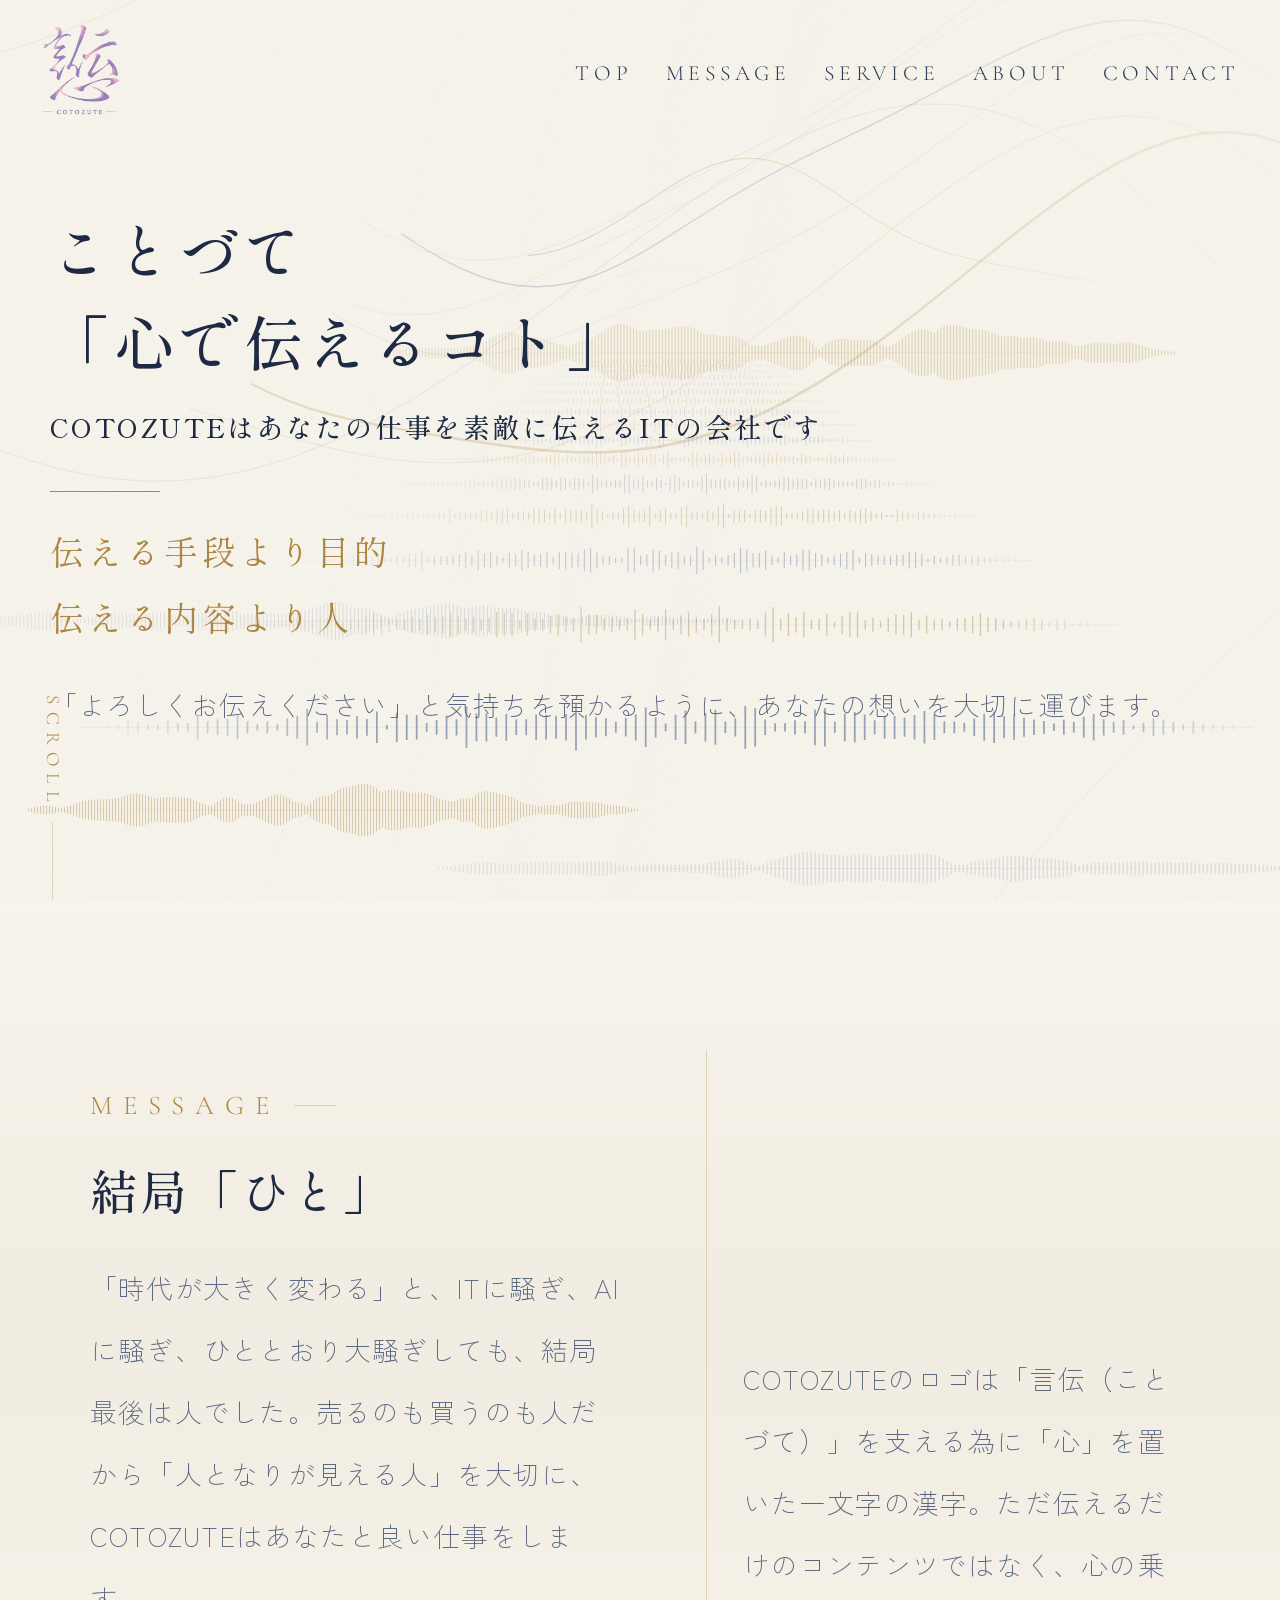
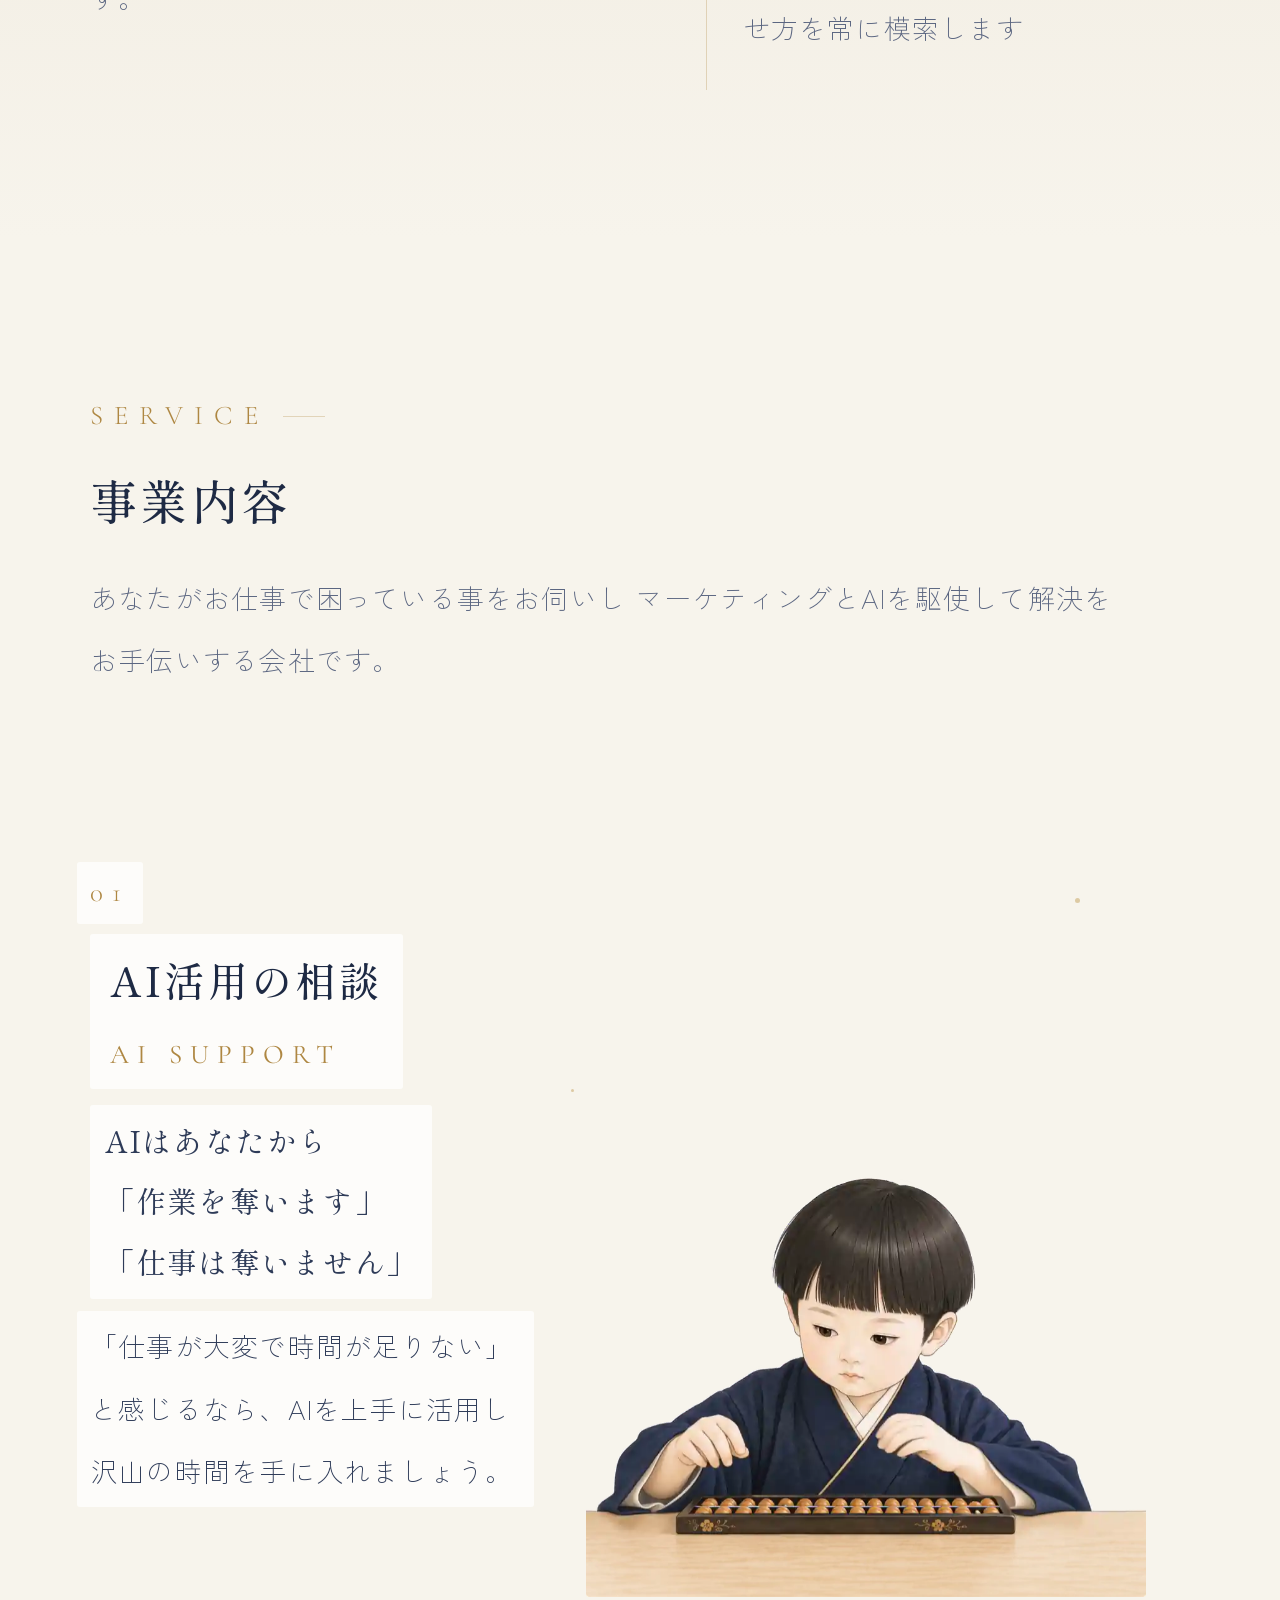
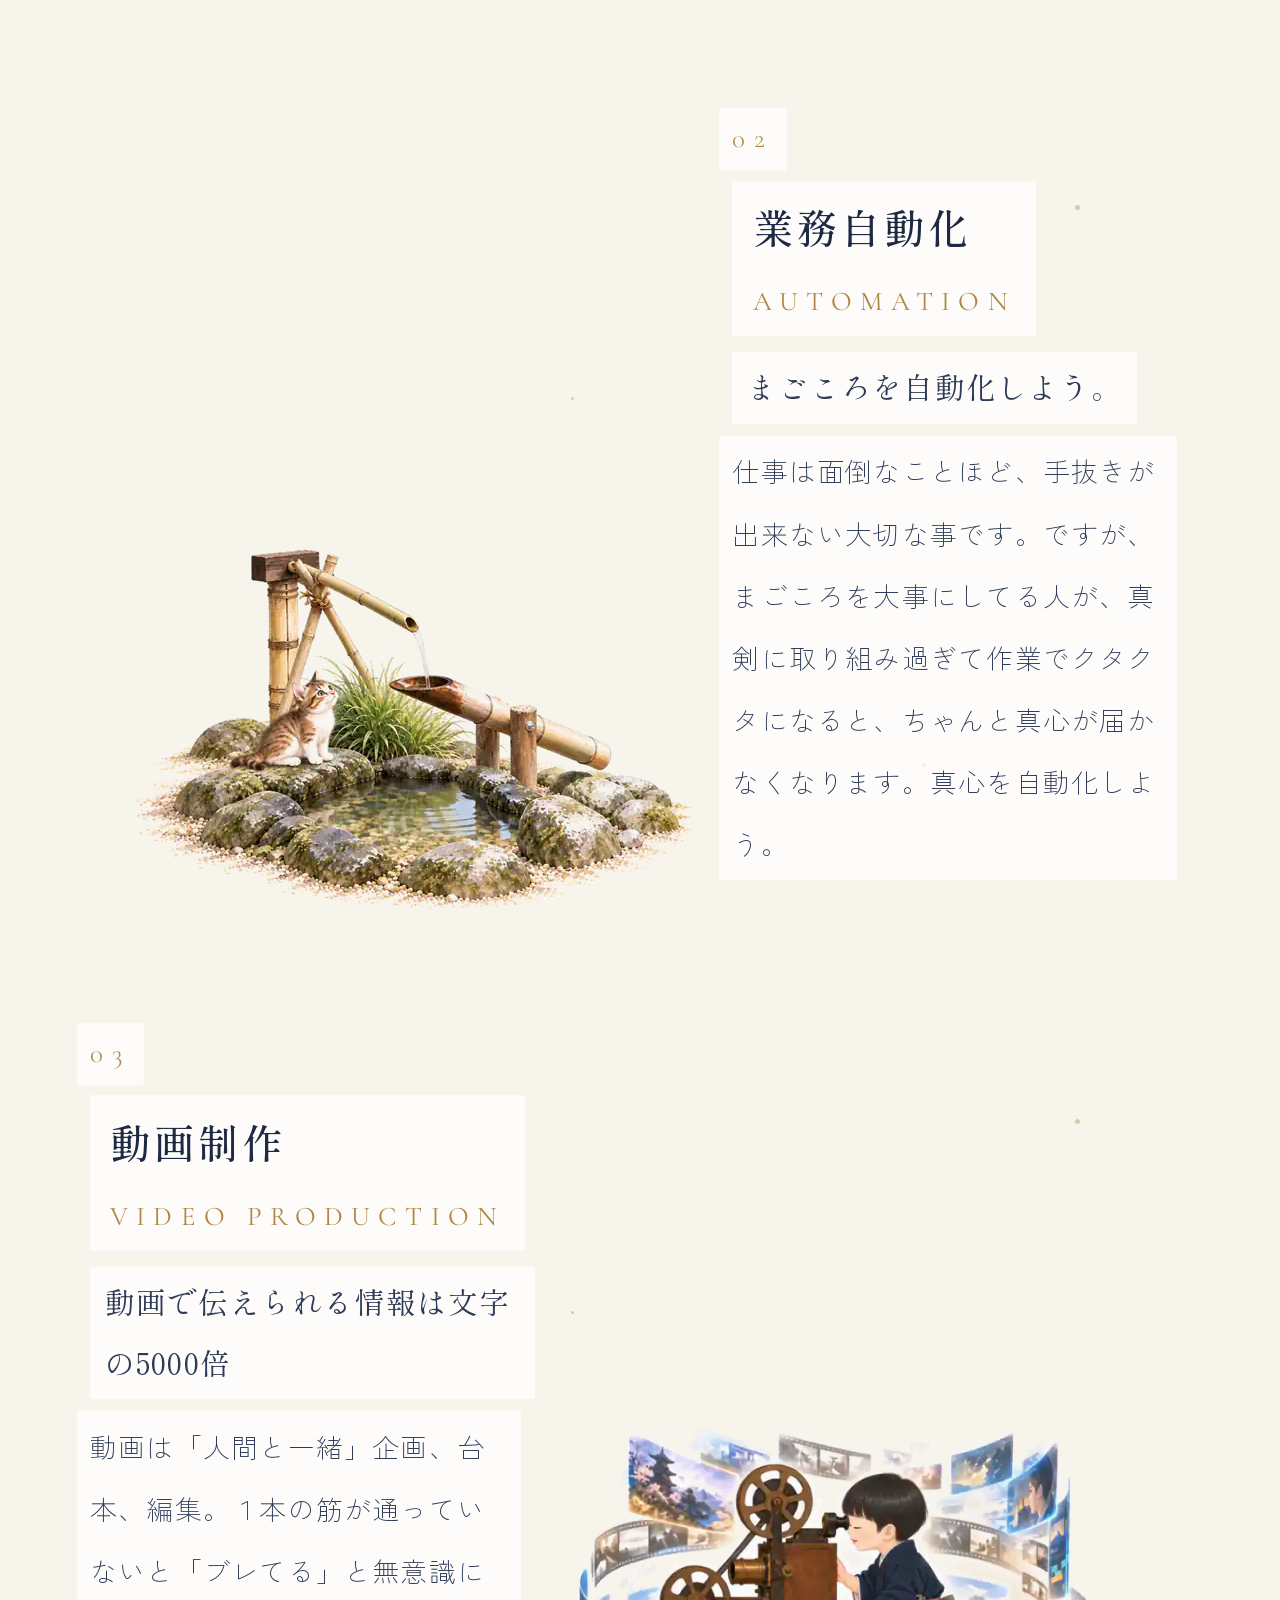
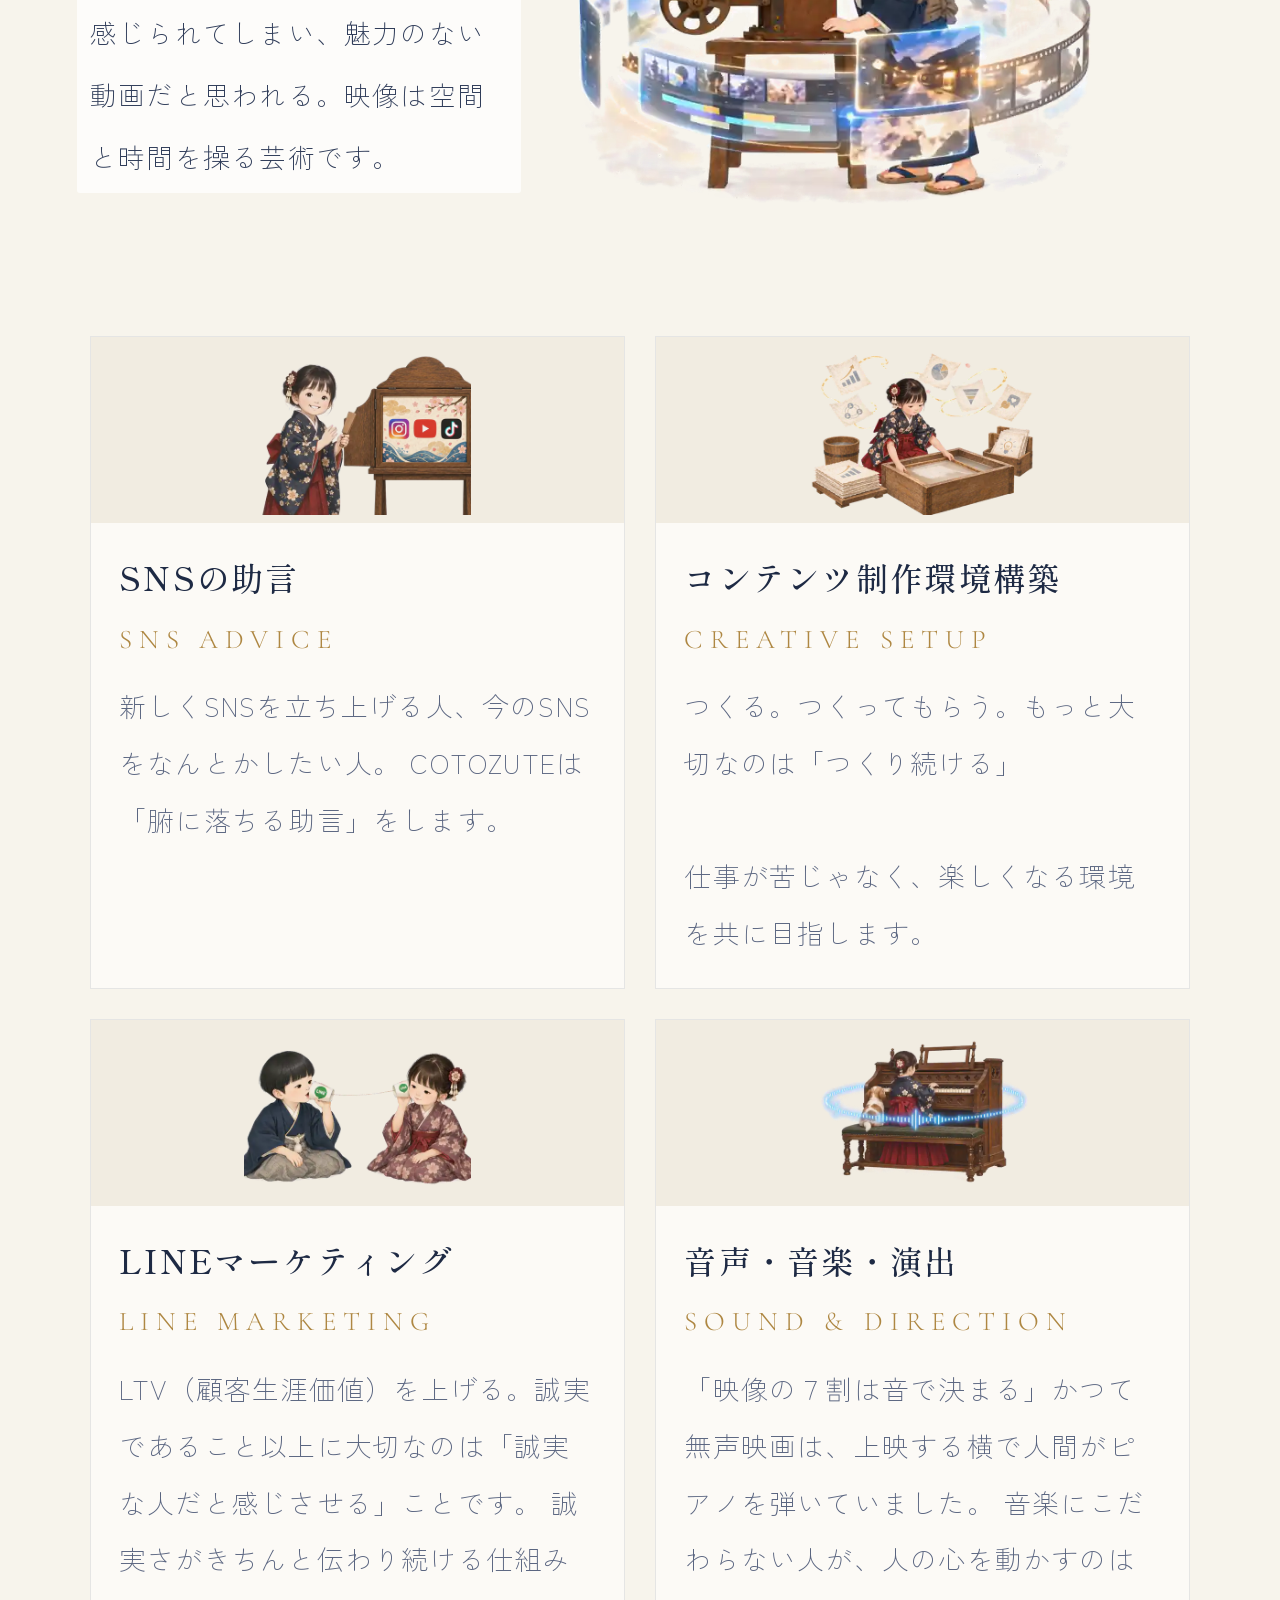
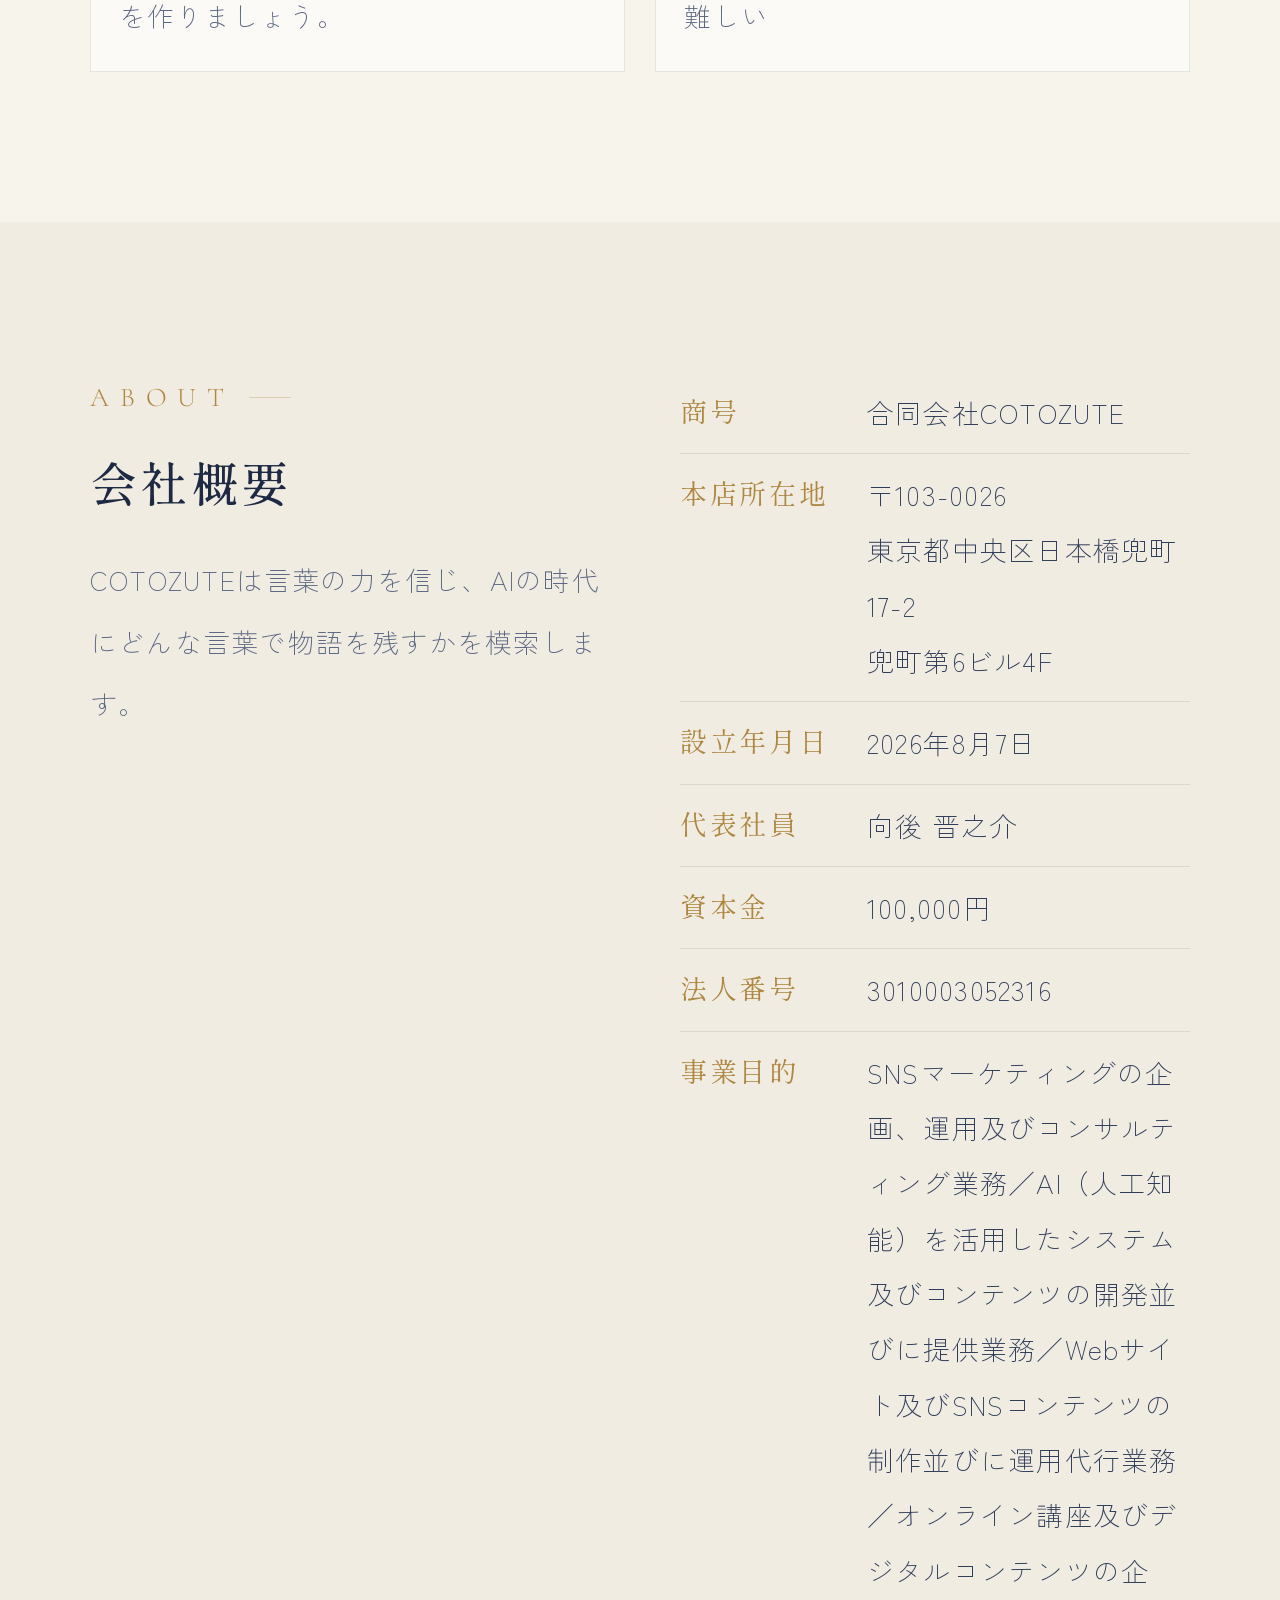
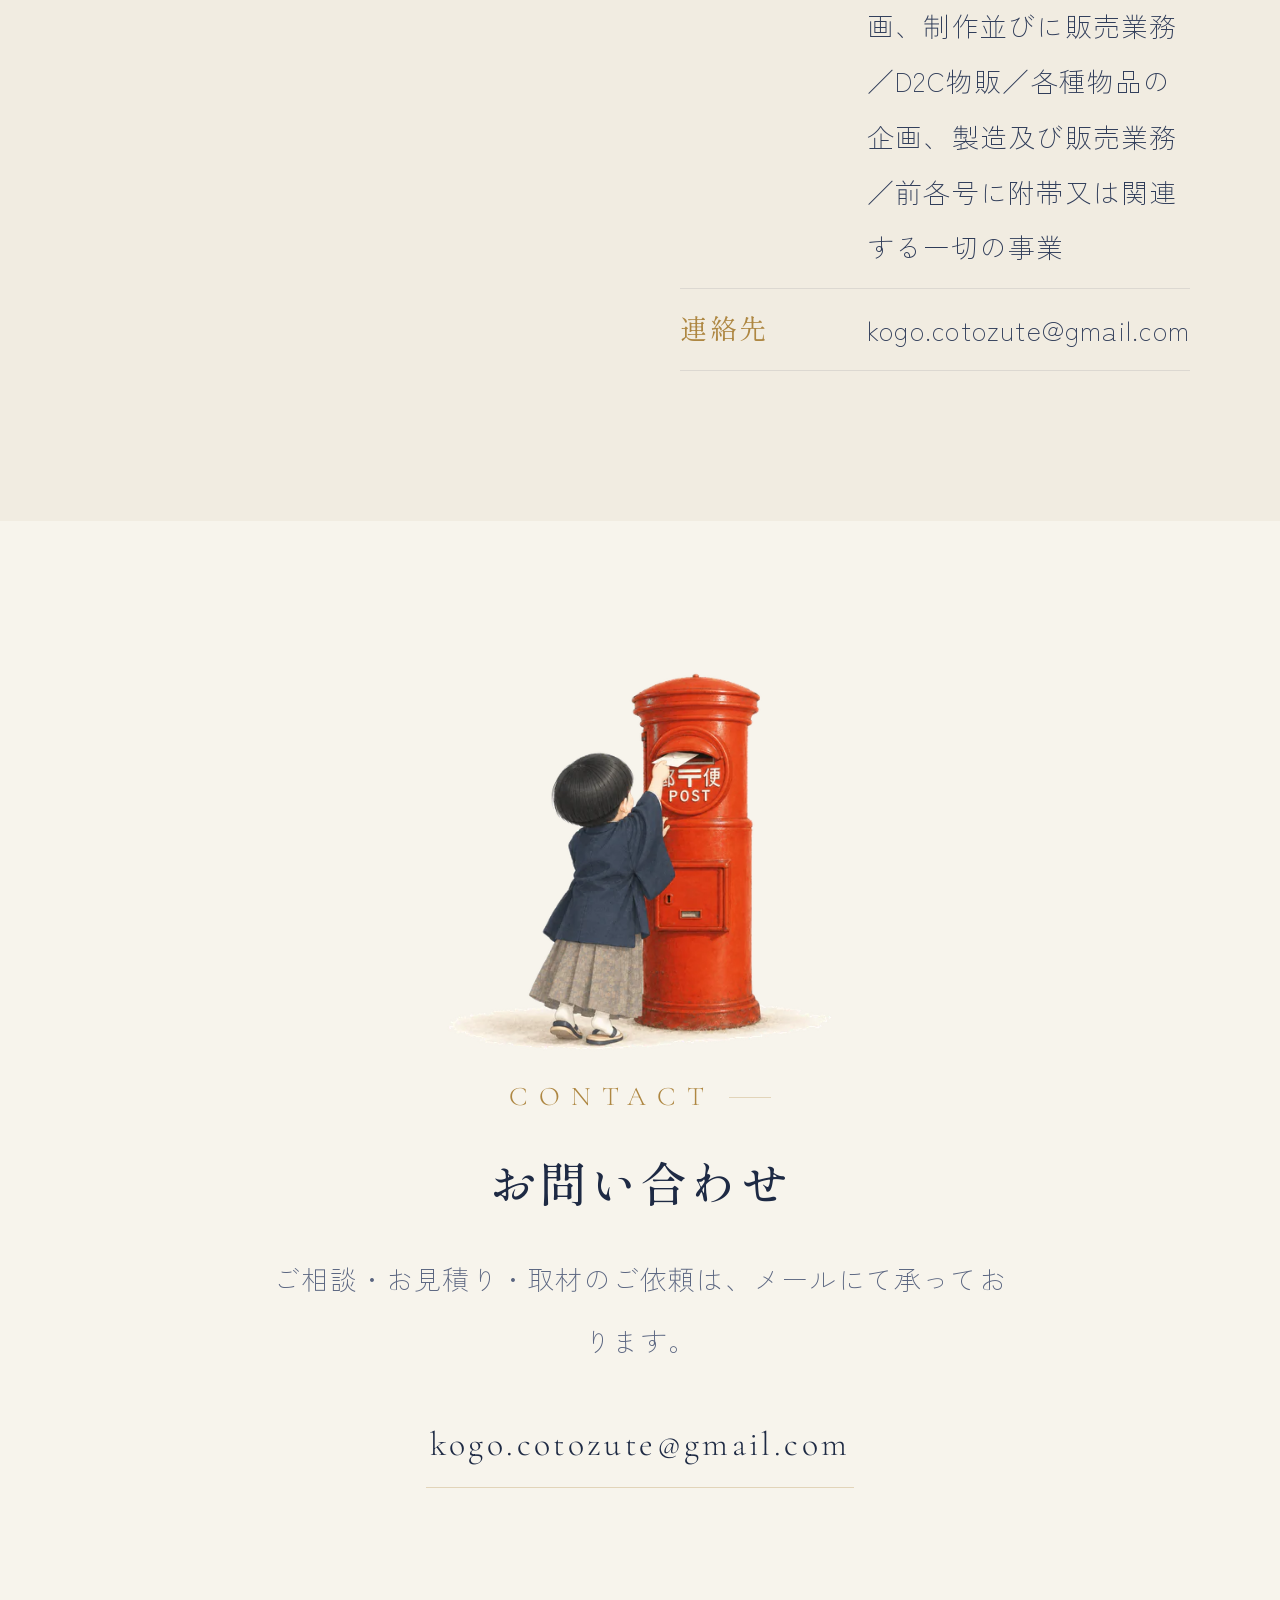
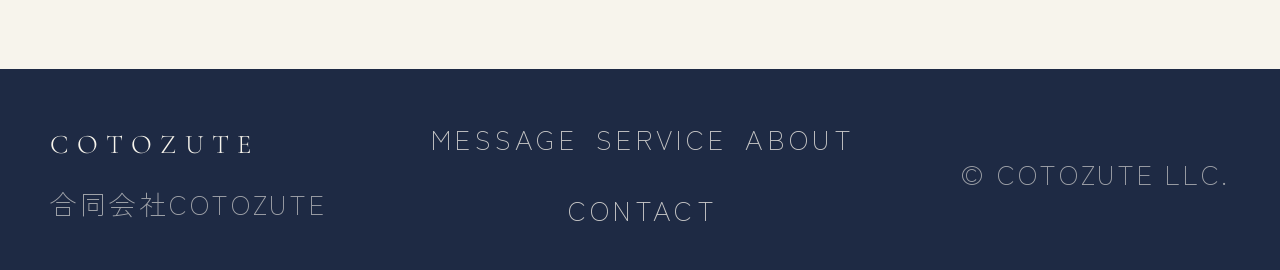
<file: hello/index.html>
<!DOCTYPE html>
<html lang="ja">
<head>
<meta charset="UTF-8">
<meta name="viewport" content="width=device-width, initial-scale=1, viewport-fit=cover">
<title>合同会社COTOZUTE</title>
<meta name="description" content="言伝心　ことづて「心へ伝えるコト」">
<meta name="theme-color" content="#F7F4EC">
<meta property="og:title" content="合同会社COTOZUTE">
<meta property="og:description" content="仕事は、結局「ひと」です。">
<meta property="og:type" content="website">
<meta property="og:url" content="https://cotozute.com/hello/">
<meta name="robots" content="noindex, nofollow, noarchive">
<meta property="og:site_name" content="合同会社COTOZUTE">
<meta property="og:locale" content="ja_JP">
<!-- SNSシェア画像。旧ロゴ（assets/logo.webp）は使わない。新しい筆ロゴの1200x630版。 -->
<meta property="og:image" content="https://cotozute.com/assets/og-image.png">
<meta property="og:image:type" content="image/png">
<meta property="og:image:width" content="1200">
<meta property="og:image:height" content="630">
<meta property="og:image:alt" content="合同会社COTOZUTE">
<meta name="twitter:card" content="summary_large_image">
<meta name="twitter:title" content="合同会社COTOZUTE">
<meta name="twitter:description" content="仕事は、結局「ひと」です。">
<meta name="twitter:image" content="https://cotozute.com/assets/og-image.png">
<!-- ファビコン：筆で書いた漢字だけ（下の COTOZUTE の欧文は外した）。
     旧ロゴが端末に強く残るので、ファイル名を新しくして取り直させている。 -->
<link rel="icon" type="image/png" sizes="32x32" href="assets/favicon-32.png">
<link rel="icon" type="image/png" sizes="16x16" href="assets/favicon-16.png">
<link rel="apple-touch-icon" sizes="180x180" href="assets/apple-touch-icon.png">
<link rel="manifest" href="site.webmanifest">
<link rel="preconnect" href="https://fonts.googleapis.com">
<link rel="preconnect" href="https://fonts.gstatic.com" crossorigin>
<link href="https://fonts.googleapis.com/css2?family=Shippori+Mincho+B1:wght@400;500;600&family=Cormorant+Garamond:wght@300;400;500&family=Zen+Kaku+Gothic+New:wght@300;400;500&display=swap" rel="stylesheet">
<style>
/* =========================================================
   COTOZUTE — mobile first
   ========================================================= */
:root{
  --paper:#F7F4EC; --paper-2:#FCFAF6; --paper-3:#F1ECE1;
  --ink:#1E2A44; --ink-2:#2E3B58; --ink-soft:#5A6580;
  --gold:#AE8742; --gold-2:#C9A868; --gold-3:#E4D3AC;
  --line:rgba(174,135,66,.30); --line-2:rgba(30,42,68,.10);
  --serif:"Shippori Mincho B1",'Hiragino Mincho ProN','Yu Mincho',serif;
  --latin:"Cormorant Garamond","Shippori Mincho B1",serif;
  --sans:"Zen Kaku Gothic New",'Hiragino Sans','Yu Gothic',sans-serif;
  --ease:cubic-bezier(.22,.68,.24,1);
  --max:1180px;
  --gut:clamp(20px,5.5vw,40px);
  /* ★サイト内の最小文字サイズ。トップの「COTOZUTEはあなたの仕事を…」と同値で、
     ここより小さい文字を本文・ラベルに使わない（2026-09-07 指定）。
     文字サイズは原則すべてこの値の倍数で書く。値を変えると全体が連動して動く。 */
  --fs:clamp(15px,4.1vw,27px);
  color-scheme:light;
}
*,*::before,*::after{box-sizing:border-box}
html{scroll-behavior:smooth;-webkit-text-size-adjust:100%;overflow-x:clip}
body{
  margin:0;background:var(--paper);color:var(--ink);
  font-family:var(--sans);font-weight:300;line-height:1.95;font-size:var(--fs);
  letter-spacing:.045em;-webkit-font-smoothing:antialiased;overflow-x:clip;
}
img{max-width:100%;display:block;height:auto}
a{color:inherit;text-decoration:none}
p{margin:0 0 1.15em}
/* paper grain */
body::before{
  content:"";position:fixed;inset:0;pointer-events:none;z-index:90;opacity:.3;
  background-image:url("data:image/svg+xml,%3Csvg xmlns='http://www.w3.org/2000/svg' width='160' height='160'%3E%3Cfilter id='n'%3E%3CfeTurbulence type='fractalNoise' baseFrequency='.8' numOctaves='3'/%3E%3CfeColorMatrix type='saturate' values='0'/%3E%3C/filter%3E%3Crect width='160' height='160' filter='url(%23n)' opacity='.16'/%3E%3C/svg%3E");
  mix-blend-mode:multiply;
}

/* ---------- 筆ロゴアニメーション ---------- */
.cz-logo{display:block;width:100%;height:auto}
.cz-logo .cz-s{fill:none;stroke:#fff;stroke-linecap:round;stroke-linejoin:round;stroke-dasharray:var(--l);stroke-dashoffset:var(--l)}
.cz-logo .cz-word{opacity:0;transform-box:fill-box;transform-origin:center}
.cz-logo.go .cz-s{animation:czDraw calc(var(--d)*var(--speed,1)) cubic-bezier(.42,.02,.52,1) calc(var(--t)*var(--speed,1)) forwards}
.cz-logo.go .cz-word{animation:czFade calc(.8s*var(--speed,1)) ease-out calc(3.6s*var(--speed,1)) forwards}
.cz-logo.done .cz-s{stroke-dashoffset:0}
.cz-logo.done .cz-word{opacity:1}
@keyframes czDraw{to{stroke-dashoffset:0}}
@keyframes czFade{from{opacity:0;transform:translateY(6px)}to{opacity:1;transform:none}}
.cz-R1{--l:66;--d:0.089s;--t:0.000s;stroke-width:36}
.cz-R2{--l:219;--d:0.187s;--t:0.117s;stroke-width:37}
.cz-R3{--l:1042;--d:0.492s;--t:0.331s;stroke-width:39}
.cz-R4{--l:106;--d:0.119s;--t:0.851s;stroke-width:41}
.cz-B0{--l:40;--d:0.065s;--t:1.045s;stroke-width:55}
.cz-B1{--l:327;--d:0.240s;--t:1.110s;stroke-width:45}
.cz-B2{--l:243;--d:0.200s;--t:1.425s;stroke-width:39}
.cz-Y1{--l:111;--d:0.123s;--t:1.709s;stroke-width:41}
.cz-M1{--l:285;--d:0.220s;--t:1.902s;stroke-width:42}
.cz-O1{--l:368;--d:0.258s;--t:2.197s;stroke-width:42}
.cz-O2{--l:197;--d:0.175s;--t:2.483s;stroke-width:44}
.cz-P1{--l:752;--d:0.402s;--t:2.738s;stroke-width:54}
.cz-T1{--l:421;--d:0.280s;--t:3.220s;stroke-width:49}

/* ---------- intro ---------- */
#intro{position:fixed;inset:0;z-index:200;background:var(--paper);display:grid;place-items:center;
  transition:opacity .9s var(--ease),visibility .9s;cursor:pointer}
#intro .cz-logo{width:min(42vw,175px)}
#intro.done{opacity:0;visibility:hidden}

/* ---------- header ---------- */
header{position:fixed;top:0;left:0;right:0;z-index:100;
  display:flex;align-items:center;justify-content:space-between;
  padding:14px var(--gut);transition:background .5s var(--ease),padding .5s var(--ease),box-shadow .5s var(--ease)}
header.scrolled{background:rgba(247,244,236,.9);backdrop-filter:blur(12px);
  padding:9px var(--gut);box-shadow:0 1px 0 var(--line-2)}
.brand{display:flex;align-items:center;gap:10px}
.brand .brandmark{width:54px;height:auto;display:block;transition:width .5s var(--ease)}
header.scrolled .brand .brandmark{width:42px}
.brand span{position:absolute;width:1px;height:1px;overflow:hidden;clip-path:inset(50%);white-space:nowrap}
.menu-btn{background:none;border:0;padding:10px;cursor:pointer;position:relative;z-index:110}
.menu-btn span{display:block;width:24px;height:1px;background:var(--ink);margin:6px 0;transition:.4s var(--ease)}
.menu-btn.open span:nth-child(1){transform:translateY(7px) rotate(45deg)}
.menu-btn.open span:nth-child(2){opacity:0}
.menu-btn.open span:nth-child(3){transform:translateY(-7px) rotate(-45deg)}
nav{position:fixed;inset:0 0 0 auto;width:min(80vw,320px);background:var(--paper-2);
  transform:translateX(100%);transition:transform .6s var(--ease);
  display:flex;align-items:center;justify-content:center;box-shadow:-24px 0 70px -50px #000}
nav.open{transform:none}
nav ul{list-style:none;margin:0;padding:0;display:flex;flex-direction:column;gap:28px;text-align:center}
nav a{font-family:var(--latin);font-size:calc(var(--fs)*1.1);letter-spacing:.24em;color:var(--ink-2);position:relative;padding:4px 0}
nav a::after{content:"";position:absolute;left:0;right:0;bottom:0;height:1px;background:var(--gold);
  transform:scaleX(0);transform-origin:right;transition:transform .5s var(--ease)}
nav a:hover::after{transform:scaleX(1);transform-origin:left}

/* ---------- hero ---------- */
.hero{position:relative;min-height:100svh;display:grid;align-content:center;
  padding:112px var(--gut) 110px;overflow:hidden}
.hero::after{content:"";position:absolute;inset:0;z-index:2;pointer-events:none;
  background:linear-gradient(102deg,rgba(247,244,236,.55) 0%,rgba(247,244,236,.34) 30%,rgba(247,244,236,0) 62%)}
.hero-inner{position:relative;z-index:5;width:100%;max-width:var(--max);margin:0 auto}
.hero h1{font-family:var(--serif);font-weight:500;margin:0;
  font-size:calc(var(--fs)*1.85);line-height:1.6;letter-spacing:.06em}
.brsm{display:block}
.hero h1 .ln{display:block;overflow:hidden}
.hero h1 .ln i{display:block;font-style:normal;transform:translateY(110%);animation:riseUp 1.4s var(--ease) forwards}
.hero h1 .ln:nth-child(2) i{animation-delay:.16s}
.hero h1 .ln.s2{font-size:clamp(15px,4.1vw,27px);letter-spacing:.09em;line-height:1.95;margin-top:.55em}
@keyframes riseUp{to{transform:translateY(0)}}
.rule{width:0;height:1px;background:var(--gold);margin:26px 0 20px;animation:ruleGrow 1.3s var(--ease) .8s forwards}
@keyframes ruleGrow{to{width:88px}}
.hero .lead{font-family:var(--serif);color:var(--gold);letter-spacing:.12em;
  font-size:calc(var(--fs)*1.25);margin:0 0 22px;opacity:0;animation:fadeUp 1.1s var(--ease) 1s forwards}
.hero .sub{color:var(--ink-soft);font-size:var(--fs);line-height:2.45;margin:0;
  opacity:0;animation:fadeUp 1.1s var(--ease) 1.2s forwards}
@keyframes fadeUp{from{opacity:0;transform:translateY(16px)}to{opacity:1;transform:none}}

/* 挿絵はほぼ正方形（本を抱く赤ちゃん・669x595）。高さ基準ではなく幅基準で置く。
   縦長の女性の絵に戻すことはないので、height:92% 方式は復活させないこと。 */
.hero-figure{position:absolute;right:-1%;top:29%;bottom:auto;width:48%;max-width:none;z-index:3;margin:0;
  opacity:0;animation:heroInSm 1.8s var(--ease) .5s forwards;will-change:transform}
/* 下端のフェード（mask-image）は、画面外へ抜けていく女性の絵のためのものだった。
   いまの絵は空中に浮いている赤ちゃんなので、足がぼけて消えると意図が壊れる。使わない。 */
.hero-figure img{width:100%;height:auto;display:block}
@keyframes heroInSm{from{opacity:0;transform:translateX(38px)}to{opacity:1;transform:none}}
@media (max-width:359px){.hero-figure{width:60%;right:-2%}}

.seal{position:absolute;right:-12%;top:15%;width:64vw;max-width:300px;z-index:1;
  opacity:0;animation:sealIn 2.2s var(--ease) .9s forwards}
.seal img{animation:spinSlow 100s linear infinite}
@keyframes sealIn{to{opacity:.7}}
@keyframes spinSlow{to{transform:rotate(360deg)}}

.wave{position:absolute;pointer-events:none;z-index:1;opacity:0;overflow:hidden}
.wave .wtrack{display:flex;width:200%;will-change:transform}
.wave .wtrack img{flex:0 0 50%;width:50%}
.wave.w1{left:-16%;width:132%;bottom:4%;animation:waveIn 1.8s var(--ease) 1.1s forwards}
.wave.w1 .wtrack{animation:flowRight 15s linear infinite}
.wave.w2{left:-24%;width:140%;bottom:26%;animation:waveIn 1.8s var(--ease) 1.35s forwards}
.wave.w2 .wtrack{animation:flowRight 24s linear infinite}
@keyframes waveIn{to{opacity:.85}}
@keyframes flowRight{from{transform:translate3d(-50%,0,0)}to{transform:translate3d(0,0,0)}}

.floatword{position:absolute;z-index:4;font-family:var(--serif);color:var(--gold);
  font-size:calc(var(--fs)*.85);letter-spacing:.5em;opacity:0}
.floatword.a{right:5%;top:14%;animation:fw 1.5s var(--ease) 1.6s forwards,bob 7s ease-in-out 3s infinite}
.floatword.b{right:34%;top:44%;animation:fw 1.5s var(--ease) 1.9s forwards,bob 9s ease-in-out 3s infinite;display:none}
.floatword.c{right:8%;top:62%;animation:fw 1.5s var(--ease) 2.1s forwards,bob 8s ease-in-out 3s infinite}
.floatword.d{right:40%;top:78%;animation:fw 1.5s var(--ease) 2.4s forwards,bob 10s ease-in-out 3s infinite;display:none}
@keyframes fw{to{opacity:.72}}
@keyframes bob{0%,100%{transform:translateY(0)}50%{transform:translateY(-12px)}}

.scrollcue{display:none;position:absolute;left:clamp(14px,3vw,34px);bottom:0;z-index:5;
  flex-direction:column;align-items:center;gap:14px;opacity:0;animation:fadeUp 1.1s var(--ease) 2s forwards}
.scrollcue span{font-family:var(--latin);font-size:calc(var(--fs)*.7);letter-spacing:.4em;color:var(--gold);writing-mode:vertical-rl}
.scrollcue i{display:block;width:1px;height:78px;background:var(--line);position:relative;overflow:hidden}
.scrollcue i::after{content:"";position:absolute;top:-40%;left:0;width:1px;height:40%;background:var(--gold);
  animation:cue 2.4s ease-in-out infinite}
@keyframes cue{0%{top:-40%}70%,100%{top:100%}}

/* スマホ：ヒーローが 100svh を確保していたため、文字の下に画面半分ぶんの
   空白ができていた。高さは中身に任せ、MESSAGE の上余白も詰める。 */
@media (max-width:899px){
  /* 赤ちゃんの頭が見出し「心で伝えるコト」の右斜め上に来る位置に置いている（2026-09-07 指定）。
     top を % で持たせているのは、.hero が align-content:center で本文を縦中央に置くため、
     本文の位置が hero の高さに比例して動くから。min-height を変えると位置がずれる。 */
  .hero{min-height:78svh;padding:104px var(--gut) 0}
  #message > .wrap{padding-top:clamp(26px,7vw,48px)}
  #service > .wrap{padding-top:clamp(26px,7vw,48px)}
}
/* 600〜899pxは横に余白があるので、絵は右・本文は左の二段組みにする。
   説明文だけ幅を絞らないと、文末が赤ちゃんの体に潜って読めなくなる。 */
@media (min-width:600px) and (max-width:899px){
  .hero{min-height:80svh}
  /* .hero .sub{max-width:50%}  ← 挿絵を戻すとき一緒に戻す（2026-09-10 に外した） */
}

/* ---------- shared ---------- */
section{position:relative;z-index:2}
.wrap{max-width:var(--max);margin:0 auto;padding:clamp(64px,13vw,150px) var(--gut)}
.eyebrow{font-family:var(--latin);font-size:var(--fs);letter-spacing:.4em;color:var(--gold);
  display:flex;align-items:center;gap:14px;margin:0 0 18px}
.eyebrow::after{content:"";flex:0 0 42px;height:1px;background:var(--line)}
h2{font-family:var(--serif);font-weight:500;margin:0 0 26px;
  font-size:calc(var(--fs)*1.75);line-height:1.7;letter-spacing:.07em}
.muted{color:var(--ink-soft);font-size:var(--fs);line-height:2.3}
.reveal{opacity:0;transform:translateY(26px);
  transition:opacity 1s var(--ease),transform 1s var(--ease);transition-delay:var(--d,0s)}
.reveal.in{opacity:1;transform:none}

/* セクション間の波模様（.divider）は廃止した。復活させないこと。 */

/* ---------- message ---------- */
#message{background:linear-gradient(180deg,transparent,var(--paper-3) 45%,transparent)}
.msg-grid{display:grid;gap:clamp(30px,7vw,80px)}
.origin{padding-left:0}
/* スマホの筆ロゴは 62vw/260px から65%へ（大きすぎたため・2026-09-06） */
.origin .kanji{margin:0 auto 22px;max-width:min(40vw,169px)}

/* ---------- service scenes ----------
   1シーン＝イラストの舞台。イラストがふわっと登場し、その上に文字が上から重なる。
   各シーンの位置は下のカスタムプロパティで個別に微調整できる:
     --aw イラスト幅 / --ax 横位置 / --ay 下からの位置 / --cw 文字幅 / --ct 文字の上余白
   ------------------------------------ */
.scene{position:relative;display:grid;align-content:start;
  min-height:var(--mh,clamp(660px,180vw,780px));margin:clamp(64px,17vw,112px) 0;
  padding-top:var(--ct,4px)}
.stage{position:absolute;inset:0;z-index:1;pointer-events:none;overflow:visible}
.art{position:absolute;right:var(--ax,-10%);bottom:var(--ay,0);width:var(--aw,82%);
  opacity:0;transform:translateY(34px) scale(.94);
  transition:opacity 1.4s var(--ease),transform 1.4s var(--ease);will-change:transform}
.scene.in .art{opacity:1;transform:none}
.art picture{display:block}
.art .main{width:100%}
/* 追加パーツ用（後から <img class="part" style="--px:..;--py:..;--pw:..;--pd:..s"> を足せる） */
.art .part{position:absolute;left:var(--px,50%);top:var(--py,50%);width:var(--pw,18%)}
.art .glow{position:absolute;left:50%;top:50%;width:96%;aspect-ratio:1;
  transform:translate(-50%,-50%);border-radius:50%;
  background:radial-gradient(circle,rgba(201,168,104,.22),transparent 64%)}
.art .ring{position:absolute;left:50%;top:48%;width:84%;aspect-ratio:1;
  transform:translate(-50%,-50%);border-radius:50%;border:1px solid var(--line)}
.art .ring::after{content:"";position:absolute;inset:8%;border-radius:50%;
  border:1px dashed rgba(174,135,66,.24);animation:spinSlow 70s linear infinite}
.spark{position:absolute;border-radius:50%;background:var(--gold-2);
  width:5px;height:5px;opacity:0;transition:opacity 1.3s var(--ease) .7s}
.scene.in .spark{opacity:.55}
.spark.s1{right:14%;top:14%;animation:bob 6.5s ease-in-out infinite}
.spark.s2{right:56%;top:36%;width:3px;height:3px;animation:bob 8.5s ease-in-out .6s infinite}
.spark.s3{right:30%;bottom:16%;width:4px;height:4px;animation:bob 7.5s ease-in-out 1.2s infinite}

.copy{position:relative;z-index:2;max-width:var(--cw,32em)}
.copy > *{opacity:0;transform:translateY(-22px);
  transition:opacity 1s var(--ease),transform 1s var(--ease);
  background:rgba(255,255,255,.75);border-radius:3px;
  width:fit-content;max-width:100%;
  padding:.18em .5em;margin-left:-.5em}
/* 挿絵に重なる説明文は、キャッチコピーと同じ濃さまで上げて読みやすさを優先 */
.copy .muted{color:var(--ink-2)}
.scene.in .copy > *{opacity:1;transform:none}
.scene.in .copy > *:nth-child(1){transition-delay:.30s}
.scene.in .copy > *:nth-child(2){transition-delay:.44s}
.scene.in .copy > *:nth-child(3){transition-delay:.58s}
.scene.in .copy > *:nth-child(4){transition-delay:.72s}
.num{font-family:var(--latin);font-size:var(--fs);letter-spacing:.32em;color:var(--gold);margin-bottom:10px}
.scene h3{font-family:var(--serif);font-weight:500;margin:0;
  font-size:calc(var(--fs)*1.5);letter-spacing:.07em}
.scene h3 small{display:block;font-family:var(--latin);font-size:var(--fs);letter-spacing:.3em;
  color:var(--gold);margin-top:9px;font-weight:400}
.scene .catch{font-family:var(--serif);color:var(--ink-2);line-height:2.05;
  font-size:calc(var(--fs)*1.1);margin:16px 0 12px}

.cards{display:grid;gap:18px;margin-top:14px}
.card{background:var(--paper-2);border:1px solid var(--line-2);padding:0 0 26px;overflow:hidden;
  transition:transform .7s var(--ease),box-shadow .7s var(--ease),border-color .7s var(--ease)}
.card:hover{transform:translateY(-7px);box-shadow:0 22px 44px -28px rgba(30,42,68,.45);border-color:var(--line)}
.card .strip{height:186px;overflow:hidden;display:flex;align-items:center;justify-content:center;background:var(--paper-3);padding:8px 0}
.card .strip img{width:auto;height:100%;max-width:none;object-fit:contain;transition:transform 1.2s var(--ease)}
.card .strip img.deco{width:170%;height:auto;object-fit:cover}
.card:hover .strip img{transform:scale(1.07)}
.card .body{padding:22px clamp(18px,5vw,28px) 0}
.card h4{font-family:var(--serif);font-weight:500;font-size:calc(var(--fs)*1.2);letter-spacing:.07em;margin:0 0 5px}
.card .en{font-family:var(--latin);font-size:var(--fs);letter-spacing:.26em;color:var(--gold);margin-bottom:12px}
.card p{font-size:var(--fs);line-height:2.1;color:var(--ink-soft);margin:0}

/* ---------- 02 業務自動化相談（鹿威し）----------
   この項目だけ挿絵が横長なので、縦長前提の寸法だと小さく沈み、
   スマホでは --overlap に飲み込まれて文字の下へ完全に隠れる。
   この項目にだけ寸法と重なり量を持たせる。 ---------- */
.scene.wide{--overlap:clamp(56px,16vw,96px)}
@media(min-width:900px){ .scene.wide{--art-w:clamp(340px,52vw,560px);--art-off:4%} }
@media(max-width:899px){ .scene.wide .art{width:min(96%,380px);margin:0 0 0 -6%} }

/* ---------- about ---------- */
#about{background:var(--paper-3)}
.about-grid{display:grid;gap:clamp(28px,7vw,80px)}
table.info{width:100%;border-collapse:collapse;font-size:var(--fs)}
table.info th,table.info td{text-align:left;padding:13px 0;border-bottom:1px solid var(--line-2);vertical-align:top}
table.info th{font-weight:400;color:var(--gold);font-family:var(--serif);letter-spacing:.1em;
  width:6.5em;padding-right:14px}
table.info td{color:var(--ink-2);line-height:2.05}

/* ---------- contact ---------- */
#contact{text-align:center}
#contact .wrap{max-width:820px}
#contact .eyebrow{justify-content:center}
.contact-seal{width:min(82vw,400px);margin:0 auto 14px}
.mail{display:inline-flex;align-items:center;font-family:var(--latin);
  font-size:calc(var(--fs)*1.25);letter-spacing:.1em;word-break:break-all;
  border-bottom:1px solid var(--line);padding:9px 4px;
  transition:color .5s var(--ease),border-color .5s var(--ease)}
.mail:hover{color:var(--gold);border-color:var(--gold)}

/* ---------- footer ---------- */
footer{background:var(--ink);color:var(--paper);padding:44px var(--gut) 34px;position:relative;z-index:2}
.foot-in{max-width:var(--max);margin:0 auto;display:grid;gap:26px}
.fl{font-family:var(--latin);letter-spacing:.3em;font-size:var(--fs)}
.fr{font-size:var(--fs);letter-spacing:.1em;color:rgba(247,244,236,.6)}
.foot-nav{display:flex;flex-wrap:wrap;gap:18px;list-style:none;margin:0;padding:0;
  font-size:var(--fs);letter-spacing:.16em}
.foot-nav a{color:rgba(247,244,236,.78);transition:color .4s}
.foot-nav a:hover{color:var(--gold-2)}

/* =========================================================
   ≥ 600px
   ========================================================= */
@media (min-width:600px){
  /* 600〜899pxは1列のまま。基準文字が27pxなので2列だと1行10文字しか入らない（2026-09-07） */
  .floatword.b,.floatword.d{display:block}
  .hero-figure{width:46%;right:-2%}
}

/* =========================================================
   ≥ 900px  (desktop)
   ========================================================= */
@media (min-width:900px){
  header{padding:22px var(--gut)}
  header.scrolled{padding:12px var(--gut)}
  .brand .brandmark{width:82px}
  header.scrolled .brand .brandmark{width:60px}
  .menu-btn{display:none}
  nav{position:static;width:auto;background:none;transform:none;box-shadow:none;display:block}
  nav ul{flex-direction:row;gap:clamp(18px,2.6vw,40px)}
  nav a{font-size:calc(var(--fs)*.8);letter-spacing:.22em}

  .hero{display:flex;align-items:center;padding:130px var(--gut) 90px}
  .hero h1{font-size:calc(var(--fs)*2.2);line-height:1.55;letter-spacing:.09em}
  .hero-inner{max-width:var(--max)}
  /* .hero .sub{max-width:52%}  ← 挿絵を戻すとき一緒に戻す（2026-09-10 に外した） */
  .hero::after{z-index:4}
  .hero-figure{width:min(40vw,560px);max-width:none;height:auto;right:1.5%;top:auto;bottom:5%;
    -webkit-mask-image:none;mask-image:none;
    animation:heroIn 1.9s var(--ease) .45s forwards}
  .hero-figure img{width:100%;height:auto;object-fit:contain}
  @keyframes heroIn{from{opacity:0;transform:translateX(50px)}to{opacity:1;transform:none}}
  .seal{right:24vw;top:26%;width:min(30vw,340px);max-width:none}
  .wave.w1{left:-8%;width:116%;bottom:6%}
  .wave.w2{left:-14%;width:120%;bottom:24%}
  .scrollcue{display:flex}
  .brsm{display:none}
  .rule{margin:38px 0 26px}
  @keyframes ruleGrow{to{width:110px}}

  .msg-grid{grid-template-columns:1.05fr .95fr;align-items:center}
  .origin{border-left:1px solid var(--line);padding-left:clamp(18px,4.5vw,36px)}
  .origin .kanji{margin:0 0 20px;max-width:min(54vw,240px)}
  .about-grid{grid-template-columns:1fr 1fr}
  table.info th{width:9em}

  /* PCは「文字の段」と「挿絵の段」を分ける。挿絵の幅と位置を --art-w / --art-off の
     1か所で持ち、.art と .copy の両方がそれを見る。文字は挿絵の手前で必ず折り返すので、
     どのセクションでも文字がキャラクターの顔に重ならない（2026-09-12） */
  .scene{min-height:clamp(620px,62vw,840px);align-content:center;padding-top:0;
    --art-w:clamp(300px,44vw,540px);--art-off:7%;--art-gap:clamp(20px,3vw,48px)}
  .art{--aw:var(--art-w);--ax:var(--art-off)}
  .scene.alt .art{right:auto;left:var(--ax)}
  .copy{--cw:41em;
    max-width:min(var(--cw),calc(100% - var(--art-off) - var(--art-w) - var(--art-gap)))}
  .scene.alt .copy{margin-left:auto}
  .spark.s1{right:10%;top:12%}
  .spark.s3{right:24%;bottom:18%}

  .foot-in{grid-template-columns:auto 1fr auto;align-items:center;gap:30px}
  .foot-nav{justify-content:center}
  .fr{text-align:right}
}

/* =========================================================
   ≥ 1200px
   ========================================================= */
@media (min-width:1200px){
  /* 最小文字が27pxになったので4列だと1行8文字しか入らない。2列で組む（2026-09-07） */
  .cards{grid-template-columns:1fr 1fr;gap:clamp(22px,2.4vw,34px)}
}

@media (prefers-reduced-motion:reduce){
  *{animation:none!important;transition-duration:.01ms!important}
  .reveal{opacity:1;transform:none}
  .art,.copy > *{opacity:1!important;transform:none!important}
  .spark{opacity:.55!important}
  .hero h1 .ln i{transform:none}
  .rule{width:88px}
  .hero .lead,.hero .sub,.scrollcue,.seal,.floatword{opacity:1}
  .hero-figure{opacity:1}
  .wave{opacity:.85}
  .wave .wtrack{transform:none}
  @media(min-width:900px){.hero-figure{opacity:1}.rule{width:110px}}
}
/* 挿絵の動きは各WebPアニメーション自体が持つ。
   CSS側で絵を上下させる levitate / karakuri / shishi と、
   湯気・しずく・波紋の擬似エフェクトは全て廃止した。復活させないこと。 */

/* ---------- スマホ・タブレット：挿絵を思い切り上へ寄せ、文字を重ねる ----------
   PCと同じ「舞台の上に文字が乗る」構図を、縦長画面でも成立させる。
   絵を負のマージンで文字の下へ潜り込ませることで、
   セクションの高さ＝文字＋絵−重なり ぶんだけになり、間延びしない。
   重なり量は --overlap の1か所で調整できる。 ---------- */
/* 01 そろばん少年：顔の右横の余白に、そろばんの読み上げを縦書きで重ねる。
   画像には焼き込まず、HTML側の重ね書き（文字が潰れない・文言を後から直せる）。
   周期はアニメWebPと同じ15.2秒なので、絵と文字がずれずに回り続ける。
   位置は素材1024x768の空き矩形 x820-1000 / y40-420 から算出した。 */
.s-abacus .art{container-type:inline-size}
.chant{position:absolute;top:5%;right:2.5%;z-index:2;pointer-events:none;
  writing-mode:vertical-rl;text-orientation:mixed;
  font-family:var(--serif);color:var(--ink-2);
  font-size:13px;font-size:3.5cqw;line-height:1.5;letter-spacing:.05em}
.chant > span{display:block;margin-left:.55em;opacity:0;white-space:nowrap}
.chant .tcy{display:inline;text-combine-upright:all}
.chant > span:nth-child(1){animation:chant1 15.2s linear infinite}
.chant > span:nth-child(2){animation:chant2 15.2s linear infinite}
.chant > span:nth-child(3){animation:chant3 15.2s linear infinite}
@keyframes chant1{0%{opacity:0;transform:translateY(-6px)}
  5.3%,89.5%{opacity:1;transform:none}96%,100%{opacity:0;transform:none}}
@keyframes chant2{0%,23.7%{opacity:0;transform:translateY(-6px)}
  28.9%,89.5%{opacity:1;transform:none}96%,100%{opacity:0;transform:none}}
@keyframes chant3{0%,47.4%{opacity:0;transform:translateY(-6px)}
  52.6%,89.5%{opacity:1;transform:none}96%,100%{opacity:0;transform:none}}
/* アニメーション効果オフの環境では3行とも出したままにする（消えないように） */
@media (prefers-reduced-motion:reduce){ .chant > span{opacity:1!important;transform:none!important} }

/* 01 そろばん少年：この挿絵だけ横長で顔が上寄りなので、スマホでは
      01・見出し → 絵 → キャッチ（3行の短い組み）→ 本文（横いっぱい）
   の順に組み替える。キャッチの白帯だけを絵の下端（机とそろばん）へ軽く重ね、
   顔には文字を一切乗せない。この1項目だけの特別扱い。復活させないこと。 */
@media (max-width:899px){
  .scene.s-abacus{--mh:0}
  .scene.s-abacus .copy-head{order:0}
  .scene.s-abacus .stage{order:1;position:relative;inset:auto;z-index:0;
    margin:clamp(4px,1.6vw,12px) 0 0;display:flex;justify-content:center;overflow:visible}
  .scene.s-abacus .art{position:relative;right:auto;bottom:auto;
    width:min(100%,430px);margin:0}
  .scene.s-abacus .copy-body{order:2;margin-top:calc(var(--catch-over,42px) * -1)}
  .scene.s-abacus .catch{margin-top:0}
}

/* 03 動画制作：挿絵が横長（4:3）になったので、縦長前提の --overlap では
      絵が本文の下へほぼ隠れてしまう。この項目だけ重なりを浅くして中央に置く。 */
@media (max-width:899px){
  .scene.s-video{--overlap:clamp(18px,4.5vw,44px)}
  .scene.s-video .stage{justify-content:center}
  .scene.s-video .art{width:min(100%,420px);margin:0}
}

@media (max-width:899px){
  .scene{min-height:0;margin:clamp(24px,6vw,44px) 0;
         --overlap:clamp(170px,62vw,300px)}
  .copy{order:1;position:relative;z-index:2}
  .stage{position:relative;inset:auto;order:2;z-index:0;overflow:visible;
         display:flex;justify-content:flex-end;
         margin-top:calc(var(--overlap) * -1)}
  .art{position:relative;right:auto;bottom:auto;
       width:min(80%,330px);margin:0 -4% 0 0}
  .scene.alt .stage{justify-content:flex-start}
  .scene.alt .art{margin:0 0 0 -4%}
  .spark.s2{display:none}
}
</style>
<link rel="stylesheet" href="assets/cz-tech.css">
</head>
<body>

<noscript><style>.cz-logo .cz-s{stroke-dashoffset:0}.cz-logo .cz-word{opacity:1}</style></noscript>

<div id="intro">
  <svg class="cz-logo" id="czlogo-a" viewBox="358 301 559 648" xmlns="http://www.w3.org/2000/svg" role="img" aria-label="合同会社COTOZUTE">
    <defs>
      <clipPath id="czc1-a"><path d="M 636.9000000000001,320.4 C 631.0,322.19999999999993 629.0,324.5999999999999 629.0,329.9 C 629.0,333.29999999999995 629.8000000000001,335.5999999999999 632.0,338.9 C 636.1,344.9 636.2,348.0999999999999 632.9000000000001,363.79999999999995 C 627.7,389.29999999999995 602.5,469.79999999999995 589.2,503.5 C 579.1,529.0 574.4,539.9 563.8000000000001,562.0 C 553.9,582.8 549.4,588.5999999999999 538.7,594.0 C 531.0,597.9 529.3000000000001,602.5999999999999 532.8000000000001,609.8 C 539.7,623.9 545.3000000000001,628.9 554.0,629.0 C 557.0,629.0 560.1,628.5999999999999 560.7,628.1999999999999 C 561.4,627.8 563.9,622.9 566.3000000000001,617.5 C 570.1,608.8 571.1,607.1999999999999 574.6,605.3 C 584.0,599.9 593.5,604.5 598.6,616.8 C 602.4,625.8 602.6,640.6999999999999 599.2,651.6 C 596.0,661.9 596.3000000000001,664.9 600.8000000000001,670.4 C 607.1,678.1999999999999 612.0,681.0 619.0,681.0 C 627.0,681.0 627.6,679.9 628.4000000000001,664.5 C 629.3000000000001,649.6 632.0,633.5 636.6,616.0 C 640.8000000000001,600.0999999999999 643.2,593.6999999999999 649.4000000000001,580.9 C 652.4000000000001,574.8 654.0,570.0999999999999 654.0,567.5999999999999 C 654.0,563.9 654.0,563.9 650.3000000000001,564.1999999999999 C 647.2,564.5 646.0,565.3 642.7,569.5 C 640.6,572.1999999999999 638.0,576.0999999999999 636.9000000000001,578.0 C 635.8000000000001,579.9 634.2,582.5999999999999 633.4000000000001,584.0 C 632.7,585.4 628.8000000000001,592.6999999999999 624.8000000000001,600.4 L 617.7,614.3 L 615.6,610.1999999999999 C 610.4,600.0 599.4,590.5 590.0,588.0999999999999 C 587.5,587.4 584.3000000000001,586.4 582.8000000000001,585.9 L 580.2,584.8 L 584.2,575.1999999999999 C 586.4,569.9 590.2,561.3 592.7,556.0999999999999 C 599.1,542.5 610.9,515.3 612.7,510.19999999999993 C 615.0,503.4 628.4000000000001,471.4 637.7,450.5 C 658.4000000000001,404.19999999999993 674.8000000000001,358.29999999999995 675.7,344.5 L 676.2,336.5 L 672.3000000000001,331.0 C 666.7,323.0999999999999 658.5,319.0 648.0,319.0999999999999 C 643.9000000000001,319.19999999999993 638.9000000000001,319.69999999999993 636.9000000000001,320.4"/></clipPath>
      <clipPath id="czc2-a"><path d="M 471.5,332.5999999999999 C 465.6,334.0999999999999 462.70000000000005,335.4 460.0,337.69999999999993 C 457.40000000000003,339.9 457.0,340.79999999999995 457.0,345.29999999999995 L 457.1,350.5 L 463.0,353.19999999999993 C 469.90000000000003,356.29999999999995 474.20000000000005,361.5999999999999 476.6,369.79999999999995 C 478.70000000000005,376.9 477.8,382.5 473.3,392.0 C 466.90000000000003,405.19999999999993 442.0,428.19999999999993 417.90000000000003,443.0999999999999 C 412.8,446.29999999999995 408.0,448.9 407.5,449.0 C 406.90000000000003,449.0 405.90000000000003,448.0999999999999 405.20000000000005,447.0 C 402.5,442.5999999999999 392.90000000000003,445.0 385.70000000000005,451.9 C 380.1,457.19999999999993 379.0,459.79999999999995 379.0,468.5 C 379.0,475.5999999999999 379.20000000000005,476.4 381.90000000000003,479.0999999999999 C 384.5,481.69999999999993 385.5,482.0 391.0,482.0 L 397.20000000000005,482.0 L 404.3,475.19999999999993 C 408.20000000000005,471.5 412.0,467.79999999999995 412.70000000000005,466.79999999999995 C 414.0,465.0999999999999 434.90000000000003,448.69999999999993 443.5,442.69999999999993 C 449.40000000000003,438.5 460.5,431.5 470.90000000000003,425.29999999999995 L 478.3,420.9 L 475.40000000000003,424.29999999999995 C 469.3,431.29999999999995 453.3,455.0999999999999 450.40000000000003,461.5 C 447.5,467.5999999999999 447.20000000000005,476.79999999999995 449.70000000000005,481.0 C 452.5,485.79999999999995 455.0,486.5 470.0,486.5 L 483.8,486.5 L 481.3,489.5 C 480.0,491.0999999999999 474.70000000000005,497.69999999999993 469.6,504.0 C 464.5,510.29999999999995 457.70000000000005,519.0999999999999 454.40000000000003,523.5 C 448.70000000000005,531.3 448.5,531.6999999999999 448.20000000000005,538.6999999999999 C 447.8,545.5999999999999 447.90000000000003,546.0999999999999 450.70000000000005,548.9 C 454.70000000000005,552.9 459.5,554.0 473.3,554.0 C 479.70000000000005,554.0 485.0,554.1999999999999 485.0,554.5 C 485.0,556.9 471.1,574.8 459.90000000000003,587.0 C 438.5,610.0999999999999 431.8,616.3 426.70000000000005,617.5 C 422.70000000000005,618.5999999999999 421.0,621.5999999999999 421.0,628.0999999999999 C 421.0,632.1999999999999 421.5,634.4 423.0,636.3 C 426.5,640.6999999999999 430.40000000000003,641.3 446.5,640.0 C 462.5,638.5999999999999 464.8,639.0999999999999 469.40000000000003,645.3 C 472.3,649.1999999999999 472.20000000000005,661.0 469.20000000000005,669.6999999999999 C 465.20000000000005,681.1999999999999 466.6,687.8 474.90000000000003,696.0 C 479.6,700.6 480.3,701.0 484.90000000000003,701.0 C 487.6,701.0 490.6,700.6999999999999 491.5,700.4 C 493.8,699.5 496.3,694.1 500.0,682.0 C 501.8,676.1999999999999 504.6,667.1999999999999 506.20000000000005,662.0 C 510.20000000000005,649.6 525.2,611.6999999999999 530.1,601.5999999999999 C 532.3000000000001,597.1999999999999 534.0,592.3 534.0,590.4 C 534.0,587.0999999999999 533.9,587.0 530.1,587.0 C 526.3000000000001,587.0 525.9,587.3 519.4,596.1999999999999 C 515.7,601.1999999999999 507.20000000000005,613.5999999999999 500.5,623.6999999999999 L 488.20000000000005,642.1 L 485.70000000000005,637.8 C 482.3,632.0 479.70000000000005,629.6999999999999 471.5,625.5 C 459.6,619.3 459.40000000000003,618.8 464.0,608.8 C 471.6,591.9 505.0,561.5 529.5,548.9 L 536.5,545.3 L 536.8000000000001,540.1999999999999 C 537.6,527.1999999999999 523.0,520.9 503.90000000000003,526.0 C 481.5,531.9 476.0,532.5999999999999 476.0,529.5999999999999 C 476.0,526.8 488.3,511.9 498.20000000000005,502.69999999999993 C 509.20000000000005,492.4 518.1,486.0 528.4,480.5999999999999 L 534.5,477.4 L 534.5,471.0999999999999 C 534.5,465.0 534.4,464.69999999999993 530.5,461.4 C 521.3000000000001,453.5999999999999 511.8,453.29999999999995 490.8,460.0 C 479.5,463.5999999999999 476.5,464.19999999999993 474.3,463.4 C 470.6,462.0999999999999 470.90000000000003,460.5 476.1,451.69999999999993 C 499.90000000000003,411.9 532.7,390.19999999999993 557.8000000000001,397.9 C 561.7,399.0 566.7,400.0 568.9,400.0 L 573.0,400.0 L 573.0,396.0 C 573.0,390.5999999999999 568.4,385.5 560.0,381.69999999999993 C 554.0,378.9 552.6,378.5999999999999 542.0,378.5999999999999 C 530.0,378.5 520.9,380.5 511.70000000000005,385.0999999999999 L 507.90000000000003,387.0999999999999 L 508.70000000000005,384.29999999999995 C 509.20000000000005,382.79999999999995 509.40000000000003,376.19999999999993 509.3,369.69999999999993 C 509.0,359.79999999999995 508.6,357.0 506.5,351.79999999999995 C 503.40000000000003,344.19999999999993 497.5,337.9 490.8,335.0 C 486.0,332.9 475.40000000000003,331.5999999999999 471.5,332.5999999999999"/></clipPath>
      <clipPath id="czc3-a"><path d="M 798.5,353.4 C 780.6,371.9 761.9000000000001,380.29999999999995 738.5,380.4 L 727.5,380.5 L 727.2,385.19999999999993 C 726.8000000000001,390.69999999999993 727.7,391.4 738.1,395.5 C 757.3000000000001,403.0999999999999 783.8000000000001,402.4 802.8000000000001,393.9 C 809.6,390.9 824.0,381.79999999999995 830.8000000000001,376.29999999999995 C 834.8000000000001,373.0 835.0,372.5999999999999 835.0,367.4 C 835.0,360.4 833.4000000000001,357.5 826.6,351.5999999999999 C 819.5,345.5999999999999 816.4000000000001,344.0 811.5,344.0 C 807.8000000000001,344.0 806.9000000000001,344.5999999999999 798.5,353.4"/></clipPath>
      <clipPath id="czc4-a"><path d="M 836.5,431.5999999999999 C 827.2,433.29999999999995 808.2,440.0999999999999 788.4000000000001,448.79999999999995 C 770.6,456.5999999999999 768.4000000000001,457.9 746.6,471.79999999999995 C 731.5,481.5 724.4000000000001,486.29999999999995 698.8000000000001,504.19999999999993 C 670.4000000000001,524.1999999999999 667.2,525.3 661.7,516.6999999999999 C 660.3000000000001,514.5999999999999 659.2,514.0 656.5,514.0 C 649.8000000000001,514.0 647.0,519.6999999999999 647.0,533.9 C 647.0,545.3 648.4000000000001,549.5 654.1,555.0 C 659.6,560.3 666.3000000000001,563.0 673.6,563.0 C 679.4000000000001,563.0 682.6,560.4 685.4000000000001,553.5999999999999 C 689.6,543.5 707.5,526.9 730.0,512.0999999999999 C 771.8000000000001,484.79999999999995 800.2,472.0999999999999 836.0,464.5999999999999 C 850.0,461.69999999999993 859.6,461.19999999999993 868.5,463.0 C 876.7,464.5999999999999 880.1,464.0999999999999 881.8000000000001,461.0 C 883.5,457.69999999999993 882.6,448.0999999999999 880.1,443.19999999999993 C 877.4000000000001,438.0999999999999 871.1,432.19999999999993 866.9000000000001,431.0 C 862.2,429.5999999999999 844.9000000000001,429.9 836.5,431.5999999999999"/></clipPath>
      <clipPath id="czc5-a"><path d="M 732.3000000000001,514.9 C 728.0,517.5999999999999 727.7,522.6999999999999 731.5,527.1999999999999 C 734.7,531.0 734.8000000000001,535.8 731.7,547.0 C 727.4000000000001,562.1999999999999 714.0,592.3 706.5,603.4 C 705.1,605.4 703.3000000000001,608.5 702.4000000000001,610.3 C 701.5,612.0 697.1,619.0999999999999 692.6,626.0 C 679.2,646.4 679.0,646.9 679.0,654.9 C 679.0,663.6 679.6,665.1999999999999 685.9000000000001,672.1999999999999 C 692.8000000000001,679.8 701.1,684.0 709.3000000000001,684.0 L 715.2,684.0 L 726.4000000000001,673.1999999999999 C 732.5,667.1999999999999 741.8000000000001,659.0 747.0,654.9 C 761.5,643.5 771.8000000000001,635.6999999999999 774.4000000000001,634.0 C 775.8000000000001,633.0999999999999 779.7,629.9 783.2,626.8 C 795.6,615.6999999999999 817.6,597.8 821.7,595.3 C 824.6,593.5999999999999 826.7,593.0999999999999 828.2,593.5 C 834.4000000000001,595.4 844.0,609.3 847.4000000000001,621.3 C 849.0,626.6999999999999 849.0,627.5999999999999 847.5,632.3 C 844.2,643.1999999999999 839.2,649.0 826.3000000000001,657.1999999999999 C 821.5,660.1999999999999 821.1,660.8 821.0,664.1999999999999 C 821.0,667.6999999999999 821.2,668.0 823.9000000000001,668.0 C 825.5,668.0 831.7,666.8 837.7,665.4 C 853.6,661.6 859.8000000000001,662.5 870.9000000000001,670.5 C 874.9000000000001,673.4 883.2,673.9 886.7,671.5 C 890.0,669.1999999999999 892.0,661.8 892.0,651.8 C 892.0,642.5 892.2,643.1 882.8000000000001,618.5 C 873.9000000000001,595.0999999999999 854.1,568.9 836.3000000000001,557.0 C 829.7,552.5999999999999 828.2,552.0 823.6,552.0 C 816.0,552.0 813.0,554.5 813.0,560.9 C 813.0,564.6999999999999 813.5,566.0999999999999 815.5,568.0 C 818.1,570.4 818.1,572.8 815.5,578.0 C 811.9000000000001,585.0 788.0,605.8 772.3000000000001,615.4 C 769.6,617.0 765.3000000000001,619.8 762.5,621.5999999999999 C 749.2,630.1999999999999 717.2,644.5 715.3000000000001,642.6999999999999 C 714.3000000000001,641.6 729.6,613.9 749.5,581.0 C 754.0,573.5999999999999 759.8000000000001,563.4 762.4000000000001,558.5 C 765.1,553.5 768.8000000000001,546.9 770.7,543.8 C 773.9000000000001,538.5999999999999 774.2,537.5 773.8000000000001,532.8 C 773.3000000000001,528.0 772.8000000000001,527.0999999999999 768.2,522.9 C 760.3000000000001,515.6999999999999 755.2,513.5999999999999 744.5,513.1999999999999 C 736.9000000000001,513.0 735.0,513.1999999999999 732.3000000000001,514.9"/></clipPath>
      <clipPath id="czc6-a"><path d="M 579.4,678.3 C 571.6,682.3 564.0,686.6 562.4,687.9 C 560.8000000000001,689.1 555.2,693.1 550.0,696.8 C 528.6,711.6999999999999 515.2,723.0 485.0,752.0 C 460.70000000000005,775.3 454.20000000000005,781.2 440.8,792.2 C 423.3,806.5 424.70000000000005,804.9 424.20000000000005,812.2 C 423.70000000000005,820.5999999999999 425.40000000000003,823.9 432.8,828.5999999999999 C 445.90000000000003,837.0999999999999 457.6,840.2 462.40000000000003,836.7 C 463.40000000000003,836.0 464.8,832.5999999999999 465.70000000000005,829.0 C 467.70000000000005,820.3 472.6,809.9 479.3,800.4 C 484.8,792.5 494.6,780.8 496.1,780.2 C 496.5,780.0 497.6,781.0999999999999 498.40000000000003,782.7 C 502.3,790.0999999999999 513.4,798.0 531.0,806.0 C 553.1,816.0999999999999 602.4,831.0 633.0,836.9 C 673.9000000000001,844.7 682.6,845.5 725.5,845.5 C 764.9000000000001,845.4 770.9000000000001,844.8 798.2,838.0 C 813.8000000000001,834.0999999999999 827.8000000000001,827.0 830.9000000000001,821.3 C 832.7,817.9 832.2,806.0999999999999 830.1,802.0999999999999 C 825.5,793.5 796.8000000000001,772.9 771.5,760.0 C 745.9000000000001,746.9 717.1,737.0 704.9000000000001,737.0 L 699.9000000000001,737.0 L 700.2,740.6999999999999 C 700.5,744.3 700.6,744.3 708.5,747.0 C 741.7,758.0999999999999 770.9000000000001,778.5 771.2,790.8 C 771.3000000000001,793.7 768.0,800.0999999999999 764.7,803.8 C 754.8000000000001,814.5999999999999 720.4000000000001,823.0 686.7,823.0 C 638.8000000000001,823.0 577.5,809.9 540.1,791.8 C 524.2,784.0 518.2,779.2 514.2,770.8 C 512.0,766.3 512.0,766.0 513.5,760.8 C 515.9,752.5999999999999 518.9,748.5999999999999 538.8000000000001,728.1999999999999 C 550.5,716.0 564.6,703.6 572.7,698.1 C 574.8000000000001,696.6 579.0,693.6 582.0,691.4 C 585.0,689.1 590.8000000000001,685.3 594.7,682.9 C 601.7,678.6999999999999 602.0,678.3 602.0,674.6999999999999 L 602.0,671.0 L 597.8000000000001,671.0 C 594.5,671.1 590.3000000000001,672.6999999999999 579.4,678.3"/></clipPath>
      <clipPath id="czc7-a"><path d="M 815.5,680.1 C 812.2,680.6 805.8000000000001,681.4 801.3000000000001,682.0 C 784.1,684.1999999999999 752.6,693.1 720.5,704.8 C 706.7,709.8 676.8000000000001,720.9 667.5,724.4 C 645.1,732.8 613.4,741.1999999999999 583.8000000000001,746.4 C 580.2,747.0999999999999 580.0,747.3 580.0,750.9 C 580.0,756.3 580.2,756.5 599.0,764.5 C 623.5,775.0999999999999 646.0,778.7 655.6,773.7 C 658.3000000000001,772.3 658.8000000000001,771.4 659.3000000000001,767.5 C 660.6,755.4 674.1,743.9 706.5,727.1 C 718.0,721.1999999999999 741.7,712.6 761.5,707.1 C 783.7,701.1 790.9000000000001,699.8 807.1,699.3 C 821.1,698.8 823.5,699.0 829.7,700.8 C 833.5,702.0 837.5,703.9 838.5,705.0 C 840.3000000000001,707.0 840.4000000000001,707.1999999999999 838.6,710.5 C 835.5,716.1 817.3000000000001,730.6999999999999 802.8000000000001,739.1999999999999 C 797.2,742.4 797.0,742.5999999999999 797.0,746.7 C 797.0,750.7 797.2,751.0 799.7,751.0 C 805.4000000000001,751.0 855.0,731.1 877.2,719.9 C 895.7,710.5 898.5,708.1999999999999 899.5,701.6999999999999 C 900.6,694.4 899.0,691.8 890.9000000000001,687.5 C 879.6,681.6 864.2,679.0 840.5,679.1 C 830.1,679.1999999999999 818.8000000000001,679.6 815.5,680.1"/></clipPath>
      <mask id="czm-a" maskUnits="userSpaceOnUse" x="330" y="280" width="620" height="620">
        <g clip-path="url(#czc1-a)">
          <path class="cz-s cz-B0" d="M644.0,322.0C644.4,323.1 645.3,326.7 646.4,328.5C647.4,330.4 648.8,331.9 650.1,332.9C651.4,333.8 652.6,334.3 654.0,334.3C655.5,334.2 657.9,332.3 658.9,332.7C659.8,333.0 659.2,335.4 659.7,336.4C660.3,337.4 661.3,338.1 662.4,338.6C663.4,339.2 664.5,339.6 666.1,339.7C667.7,339.7 671.0,339.1 672.0,339.0"/>
          <path class="cz-s cz-B1" d="M652.0,327.0C651.6,329.7 649.8,338.0 649.7,343.1C649.6,348.3 651.3,354.0 651.5,357.7C651.7,361.3 652.2,359.7 650.8,364.9C649.5,370.2 646.3,383.2 643.4,389.2C640.4,395.2 634.5,397.1 633.0,401.1C631.5,405.0 634.5,410.0 634.5,413.1C634.5,416.3 635.8,412.4 633.2,420.1C630.5,427.8 622.0,451.1 618.4,459.1C614.9,467.2 613.3,465.9 611.8,468.3C610.4,470.7 610.3,470.5 609.7,473.5C609.1,476.5 609.9,480.1 608.0,486.5C606.1,492.8 601.3,504.4 598.5,511.5C595.6,518.7 593.1,525.0 590.9,529.3C588.6,533.7 586.5,535.1 584.9,537.7C583.3,540.3 582.5,542.0 581.5,545.0C580.5,548.1 581.4,549.5 579.0,555.9C576.7,562.3 570.2,577.3 567.4,583.3C564.6,589.3 564.6,589.1 562.2,592.1C559.7,595.0 555.1,596.6 552.6,601.1C550.1,605.6 547.9,615.5 547.1,619.2C546.3,622.8 547.9,622.4 548.0,623.0"/>
          <path class="cz-s cz-B2" d="M553.0,611.0C553.1,610.4 552.6,609.3 553.5,607.4C554.4,605.5 556.7,601.5 558.2,599.6C559.7,597.7 561.1,597.0 562.7,596.1C564.4,595.3 563.8,594.2 568.0,594.3C572.2,594.3 583.1,595.1 588.1,596.5C593.1,597.8 595.6,600.4 598.0,602.3C600.4,604.2 600.4,603.9 602.5,608.0C604.7,612.1 608.9,621.9 610.7,627.0C612.5,632.2 612.9,635.2 613.4,638.8C614.0,642.4 614.6,644.1 614.0,648.5C613.3,652.9 609.7,661.2 609.6,664.9C609.5,668.7 612.1,669.8 613.2,670.8C614.2,671.9 615.0,671.8 615.9,671.2C616.7,670.6 618.3,670.3 618.1,667.0C617.8,663.6 614.6,655.9 614.3,651.3C614.1,646.7 614.5,644.3 616.4,639.5C618.3,634.7 623.5,627.7 625.7,622.5C627.9,617.3 627.5,613.9 629.6,608.2C631.7,602.4 635.5,593.8 638.5,588.0C641.6,582.1 646.4,575.5 648.0,573.0"/>
        </g>
        <g clip-path="url(#czc2-a)">
          <path class="cz-s cz-R1" d="M476.0,335.0C476.6,336.1 477.3,340.1 479.3,341.8C481.4,343.5 485.5,343.2 488.2,345.3C491.0,347.4 494.3,350.7 496.0,354.3C497.7,357.9 499.3,362.1 498.2,367.0C497.1,371.8 491.4,380.4 489.6,383.6C487.7,386.8 487.4,385.6 487.0,386.0"/>
          <path class="cz-s cz-R2" d="M384.0,470.0C388.6,467.5 403.2,460.3 411.8,455.1C420.4,450.0 424.9,447.0 435.7,439.1C446.5,431.2 467.9,414.8 476.5,407.6C485.1,400.4 484.2,397.1 487.5,395.9C490.9,394.7 494.4,399.6 496.8,400.4C499.1,401.1 495.9,402.8 501.8,400.6C507.7,398.3 525.4,389.6 532.1,387.1C538.7,384.6 537.5,385.4 541.6,385.6C545.7,385.8 552.2,386.7 556.7,388.3C561.3,389.9 567.0,393.9 569.0,395.0"/>
          <path class="cz-s cz-R3" d="M487.0,390.0C488.5,392.8 494.3,403.1 495.9,406.6C497.4,410.0 499.1,406.1 496.1,410.7C493.0,415.2 482.5,427.3 477.6,433.9C472.7,440.4 469.3,445.7 466.8,450.2C464.2,454.7 462.9,458.0 462.3,461.0C461.7,464.0 462.4,466.6 463.1,468.4C463.7,470.3 464.8,471.0 466.1,472.0C467.4,472.9 466.3,473.7 470.9,474.1C475.6,474.4 488.2,474.6 494.0,474.2C499.7,473.9 502.9,472.7 505.4,472.0C507.9,471.3 507.5,471.3 508.8,470.0C510.2,468.7 512.2,465.5 513.6,464.5C514.9,463.4 515.3,463.2 516.9,463.7C518.5,464.2 521.9,466.2 523.4,467.4C524.9,468.6 526.2,470.2 526.2,471.2C526.2,472.2 526.6,473.1 523.3,473.6C519.9,474.2 510.7,473.2 506.3,474.6C501.9,476.0 499.0,479.8 497.0,481.8C495.0,483.8 494.6,486.8 494.4,486.5C494.3,486.2 496.0,481.5 496.0,480.0C496.0,478.4 495.3,478.2 494.4,477.4C493.4,476.6 492.7,475.5 490.3,475.0C487.8,474.5 483.2,474.1 479.9,474.5C476.5,474.9 469.7,477.4 469.9,477.5C470.2,477.5 477.8,475.1 481.2,474.7C484.5,474.4 487.7,474.5 490.1,475.2C492.5,475.9 494.5,477.4 495.6,478.9C496.6,480.3 496.9,481.8 496.2,484.1C495.5,486.5 495.2,488.5 491.5,493.0C487.8,497.5 479.0,505.3 474.1,511.1C469.1,516.9 464.6,523.4 461.8,527.7C458.9,531.9 457.8,534.4 456.9,536.4C456.1,538.5 456.0,538.8 456.6,539.8C457.1,540.8 458.4,541.9 460.2,542.7C462.0,543.4 464.1,544.6 467.3,544.5C470.6,544.4 475.2,542.3 479.5,542.1C483.9,541.8 490.0,542.5 493.5,543.1C496.9,543.7 498.3,544.6 500.2,545.8C502.1,547.0 504.0,550.6 505.0,550.4C506.0,550.3 505.3,546.6 506.2,545.0C507.1,543.4 508.7,542.0 510.6,541.0C512.5,540.0 515.0,539.4 517.6,539.1C520.2,538.8 527.2,539.0 526.3,539.2C525.5,539.4 516.3,538.9 512.4,540.0C508.6,541.2 507.0,542.3 503.1,546.3C499.3,550.3 497.1,554.9 489.5,564.2C481.8,573.5 463.5,594.0 457.1,602.0C450.7,610.1 452.2,609.3 451.0,612.3C449.7,615.3 449.1,617.5 449.6,619.8C450.1,622.2 451.0,624.3 453.9,626.5C456.7,628.7 463.7,631.1 466.8,632.9C469.9,634.7 469.7,633.8 472.5,637.3C475.4,640.8 481.3,650.7 483.8,653.8C486.3,656.9 486.3,655.5 487.3,655.8C488.4,656.2 488.6,656.7 490.1,655.7C491.6,654.8 490.4,660.1 496.4,650.1C502.4,640.0 525.9,595.7 526.0,595.6C526.2,595.4 502.6,639.4 497.2,649.1C491.8,658.7 495.0,652.5 493.9,653.7C492.7,654.9 491.5,655.8 490.2,656.3C489.0,656.7 487.7,656.6 486.7,656.3C485.6,656.0 486.4,657.7 484.1,654.6C481.9,651.6 476.3,641.7 473.3,638.1C470.4,634.4 469.5,634.7 466.4,632.9C463.2,631.1 457.3,629.2 454.6,627.2C451.8,625.2 450.5,622.8 449.7,620.7C449.0,618.6 449.3,616.9 450.0,614.6C450.7,612.2 451.7,610.0 453.9,606.6C456.0,603.3 459.9,597.9 462.8,594.3C465.7,590.7 471.6,584.9 471.5,585.1C471.3,585.3 465.1,591.7 462.0,595.7C458.8,599.8 454.4,606.1 452.5,609.4C450.7,612.7 451.0,612.9 450.9,615.4C450.9,617.8 454.2,621.9 452.0,624.0C449.8,626.1 441.8,626.4 437.8,627.8C433.9,629.2 427.9,632.5 428.6,632.4C429.2,632.3 438.0,628.0 441.6,627.1C445.2,626.2 446.3,626.2 450.0,627.0C453.8,627.7 460.1,629.6 464.0,631.4C467.9,633.3 470.5,634.7 473.4,638.2C476.4,641.6 479.7,647.6 481.7,652.0C483.6,656.3 484.7,661.1 485.0,664.4C485.3,667.7 485.0,669.4 483.6,671.8C482.1,674.3 476.5,676.3 476.4,679.1C476.3,681.8 481.5,685.8 482.9,688.3C484.3,690.9 484.1,692.9 484.8,694.3C485.5,695.8 486.6,696.6 487.0,697.0"/>
          <path class="cz-s cz-R4" d="M486.0,690.0C485.8,689.1 484.8,686.6 484.6,684.4C484.3,682.2 484.2,679.9 484.6,676.9C485.0,674.0 486.0,669.9 487.1,666.9C488.3,663.9 489.5,661.7 491.5,659.1C493.4,656.4 496.4,655.7 499.0,651.0C501.5,646.3 502.9,638.7 506.7,630.7C510.6,622.6 518.8,608.5 522.2,602.9C525.6,597.2 526.2,598.0 527.0,597.0"/>
        </g>
        <g clip-path="url(#czc3-a)">
          <path class="cz-s cz-Y1" d="M 730.0,386.0 C 732.5,386.4 739.9,388.5 745.3,388.5 C 750.6,388.5 757.8,386.3 762.2,386.0 C 766.6,385.7 768.9,387.0 771.7,386.8 C 774.5,386.6 775.8,386.3 779.0,385.1 C 782.2,383.9 788.5,381.1 791.0,379.6 C 793.4,378.0 793.1,377.4 793.9,375.8 C 794.8,374.2 794.6,371.0 796.0,370.0 C 797.5,369.1 800.7,370.3 802.5,369.9 C 804.4,369.5 804.9,370.3 807.0,367.9 C 809.1,365.6 812.8,357.8 815.2,355.9 C 817.5,354.0 819.7,356.7 821.1,356.5 C 822.6,356.4 823.5,355.3 824.0,355.0"/>
        </g>
        <g clip-path="url(#czc4-a)">
          <path class="cz-s cz-M1" d="M653.0,519.0C653.5,520.2 655.4,523.7 655.8,526.3C656.2,529.0 655.2,532.2 655.6,534.7C655.9,537.2 657.2,539.6 657.9,541.4C658.7,543.3 658.9,545.0 660.0,545.8C661.1,546.6 662.5,547.0 664.5,546.3C666.6,545.5 669.8,543.5 672.2,541.5C674.6,539.4 675.7,537.1 679.1,534.1C682.4,531.1 683.9,530.0 692.5,523.7C701.0,517.4 717.2,505.1 730.4,496.4C743.6,487.8 759.7,477.9 771.5,471.6C783.3,465.3 792.8,461.9 801.0,458.6C809.2,455.3 812.8,454.0 820.8,451.8C828.7,449.6 842.6,447.1 848.8,445.4C854.9,443.8 854.3,441.8 857.6,441.9C860.9,441.9 866.1,444.4 868.6,445.6C871.2,446.8 871.9,447.8 873.0,449.2C874.2,450.5 874.6,452.6 875.6,453.5C876.6,454.5 878.4,454.8 879.0,455.0"/>
        </g>
        <g clip-path="url(#czc5-a)">
          <path class="cz-s cz-O1" d="M751.0,517.0C750.7,519.5 750.2,528.0 749.0,532.2C747.9,536.4 744.9,538.6 744.3,542.2C743.7,545.7 745.9,549.8 745.3,553.5C744.8,557.2 742.6,560.9 740.9,564.5C739.3,568.1 737.9,571.3 735.4,575.0C733.0,578.7 728.2,582.5 726.1,586.6C723.9,590.7 724.0,595.8 722.5,599.7C720.9,603.6 719.9,605.7 716.7,610.2C713.6,614.6 706.6,620.8 703.8,626.2C700.9,631.6 700.8,639.0 699.4,642.5C698.0,646.1 697.2,646.0 695.3,647.5C693.4,649.0 688.5,650.1 688.1,651.8C687.7,653.5 692.0,655.7 692.8,657.7C693.6,659.7 692.1,663.0 693.1,663.8C694.0,664.7 696.8,662.8 698.4,662.8C699.9,662.8 701.2,663.1 702.3,663.8C703.5,664.6 704.4,665.9 705.2,667.5C706.0,669.1 706.3,673.9 707.4,673.3C708.4,672.7 710.1,666.4 711.6,664.0C713.1,661.6 714.0,660.7 716.3,659.0C718.6,657.4 722.4,655.2 725.3,653.9C728.2,652.7 731.1,652.5 733.5,651.6C735.9,650.6 737.4,649.9 739.7,648.1C742.0,646.4 740.2,646.0 747.1,641.0C754.0,636.1 768.5,628.0 781.1,618.5C793.7,609.1 814.5,590.7 822.8,584.4C831.0,578.1 826.3,581.2 830.5,580.6C834.8,580.1 845.1,580.9 848.0,581.0"/>
          <path class="cz-s cz-O2" d="M822.0,555.0C822.8,556.3 824.5,560.7 826.5,562.8C828.6,565.0 832.6,565.5 834.5,568.0C836.5,570.6 835.7,575.3 838.4,578.2C841.2,581.1 848.3,582.2 851.0,585.4C853.7,588.7 852.3,594.0 854.7,597.7C857.0,601.3 863.5,603.4 865.3,607.4C867.0,611.4 863.8,617.0 865.2,621.9C866.5,626.7 871.6,629.9 873.5,636.6C875.3,643.2 876.1,658.9 876.3,661.8C876.5,664.7 875.3,656.0 874.7,654.2C874.1,652.4 873.7,651.9 872.6,650.9C871.6,649.9 869.9,648.6 868.4,648.0C866.8,647.4 865.0,647.2 863.3,647.2C861.6,647.3 861.0,647.2 858.2,648.5C855.4,649.9 849.8,653.9 846.3,655.4C842.9,657.0 841.2,656.3 837.5,657.8C833.8,659.2 826.2,663.0 824.0,664.0"/>
        </g>
        <g clip-path="url(#czc6-a)">
          <path class="cz-s cz-P1" d="M575.0,690.0C574.0,690.3 571.6,690.7 569.1,692.0C566.5,693.3 567.6,691.7 559.8,697.7C552.0,703.7 529.9,721.4 522.2,727.8C514.6,734.2 516.8,732.7 513.9,736.2C511.0,739.7 507.8,745.7 504.8,748.8C501.8,751.8 498.5,751.5 495.8,754.5C493.1,757.5 492.1,763.4 488.6,766.9C485.0,770.5 477.2,773.7 474.4,775.8C471.6,777.9 472.5,777.6 471.5,779.5C470.5,781.4 469.6,785.2 468.4,787.3C467.2,789.4 466.1,790.6 464.5,792.0C462.9,793.4 461.0,795.0 458.7,795.8C456.5,796.7 452.3,795.8 451.0,797.0C449.7,798.2 451.4,800.3 450.9,803.1C450.5,805.9 448.0,811.0 448.3,813.9C448.5,816.8 451.5,820.4 452.5,820.5C453.4,820.6 452.7,816.7 454.2,814.6C455.7,812.5 460.0,811.1 461.5,808.1C462.9,805.2 461.9,799.7 462.7,796.8C463.5,793.8 462.4,795.1 466.2,790.6C469.9,786.1 481.4,773.9 485.4,769.9C489.4,765.9 488.6,767.4 490.2,766.7C491.8,766.0 493.5,765.7 494.8,765.7C496.1,765.7 496.7,765.9 497.9,766.5C499.0,767.2 500.0,767.2 501.6,769.6C503.2,771.9 505.9,778.0 507.7,780.7C509.5,783.5 509.1,783.7 512.4,785.9C515.6,788.2 521.2,791.3 527.1,794.3C533.1,797.3 540.5,800.9 548.0,803.9C555.4,806.9 560.5,809.0 571.8,812.3C583.0,815.5 601.9,820.6 615.4,823.6C628.9,826.6 638.3,828.5 652.7,830.2C667.2,831.8 690.7,833.1 702.0,833.6C713.3,834.0 715.4,833.9 720.7,833.1C725.9,832.3 728.3,829.4 733.3,828.8C738.4,828.1 746.0,829.6 751.1,829.2C756.2,828.7 759.9,827.3 764.1,825.9C768.2,824.4 772.2,823.1 776.2,820.6C780.2,818.0 784.2,812.2 787.8,810.5C791.4,808.8 794.9,810.6 797.8,810.2C800.6,809.8 802.8,809.1 804.8,808.1C806.8,807.2 808.5,805.9 809.8,804.5C811.2,803.2 813.3,801.0 812.8,800.0C812.3,799.0 808.4,800.0 807.0,798.7C805.5,797.4 805.8,793.6 804.2,792.2C802.6,790.8 799.4,791.9 797.4,790.4C795.3,788.8 794.8,785.2 791.9,783.2C789.0,781.2 784.5,781.4 780.1,778.5C775.6,775.6 769.3,769.0 765.0,765.8C760.8,762.6 761.0,762.5 754.5,759.4C748.0,756.3 734.5,750.4 725.9,747.2C717.3,743.9 706.8,741.2 703.0,740.0"/>
        </g>
        <g clip-path="url(#czc7-a)">
          <path class="cz-s cz-T1" d="M583.0,751.0C588.7,751.7 607.9,754.2 617.0,754.9C626.2,755.6 633.4,755.6 637.9,755.2C642.4,754.8 641.1,754.6 644.1,752.6C647.1,750.6 650.4,746.7 655.9,743.1C661.3,739.5 665.0,736.7 676.7,731.2C688.4,725.7 708.5,716.4 726.1,710.1C743.8,703.8 766.7,696.9 782.6,693.4C798.5,689.8 812.1,689.4 821.7,689.0C831.3,688.6 833.4,689.2 840.2,690.9C847.0,692.5 855.2,697.2 862.5,699.0C869.7,700.8 881.6,701.0 883.9,701.7C886.3,702.4 879.0,701.6 876.5,703.3C874.0,704.9 872.0,710.0 869.1,711.4C866.2,712.8 861.5,711.3 859.0,711.7C856.5,712.1 857.9,710.9 854.1,713.5C850.4,716.2 845.6,722.1 836.6,727.7C827.6,733.2 806.1,743.8 800.0,747.0"/>
        </g>
      </mask>
    </defs>
    <image mask="url(#czm-a)" x="375" y="315" width="528" height="535" href="assets/cz-art.webp"/>
    <image class="cz-word" x="372" y="894" width="509" height="41" href="assets/cz-word.webp"/>
  </svg>
</div>

<header id="hd">
  <a class="brand" href="#top">
    <svg class="brandmark" viewBox="358 301 559 648" xmlns="http://www.w3.org/2000/svg" aria-hidden="true">
      <image x="375" y="315" width="528" height="535" href="assets/cz-art.webp"/>
      <image x="372" y="894" width="509" height="41" href="assets/cz-word.webp"/>
    </svg>
    <span>合同会社COTOZUTE</span>
  </a>
  <button class="menu-btn" id="mb" aria-label="メニューを開く" aria-expanded="false" aria-controls="nv">
    <span></span><span></span><span></span>
  </button>
  <nav id="nv">
    <ul>
      <li><a href="#top">TOP</a></li>
      <li><a href="#message">MESSAGE</a></li>
      <li><a href="#service">SERVICE</a></li>
      <li><a href="#about">ABOUT</a></li>
      <li><a href="#contact">CONTACT</a></li>
    </ul>
  </nav>
</header>

<!-- ==================== HERO ==================== -->
<section class="hero" id="top">
  <!-- ★トップの挿絵（本を抱いて眠る赤ちゃん）は 2026-09-10 に外した。「また戻すかもしれない」との事。
       戻すときはこの4点セットを復活させる：
         (1) 下の <figure> をコメント解除
         (2) 「静止画→アニメWebP差し替え」のJS（inline script 内。同じ日付のコメントで場所を残してある）
         (3) .hero .sub の max-width（600〜899px と 900px以上。赤ちゃんの下へ文が潜るのを防ぐためのもの）
         (4) パララックスJSは #hf の存在ガード付きなので、markupを戻せば自動で効く
       .hero-figure のCSSと assets/hero*.webp はそのまま残してある。
  <figure class="hero-figure" id="hf">
    <img src="assets/hero-sm.webp"
         srcset="assets/hero-sm.webp 400w, assets/hero.webp 669w"
         sizes="(min-width:900px) 560px, 58vw"
         alt="" width="669" height="595" fetchpriority="high" decoding="async">
  </figure>
  -->

  <!-- テック演出レイヤー（画像なし・canvas） -->
  <canvas class="cz-tech cz-tech--back"  id="czTechBack"  aria-hidden="true"></canvas>
  <canvas class="cz-tech cz-tech--front" id="czTechFront" aria-hidden="true"></canvas>

  <div class="hero-inner">
    <h1>
      <span class="ln"><i>ことづて<br>「心で伝えるコト」</i></span>
      <span class="ln s2"><i>COTOZUTEはあなたの仕事を<br class="brsm">素敵に伝えるITの会社です</i></span>
    </h1>
    <div class="rule"></div>
    <p class="lead">伝える手段より目的<br>伝える内容より人</p>
    <p class="sub">
      「よろしくお伝えください」と気持ちを預かるように、あなたの想いを大切に運びます。
    </p>
  </div>

  <div class="scrollcue"><span>SCROLL</span><i></i></div>
</section>

<!-- ==================== MESSAGE ==================== -->
<section id="message">
  <div class="wrap">
    <div class="msg-grid">
      <div class="reveal">
        <p class="eyebrow">MESSAGE</p>
        <h2>結局「ひと」</h2>
        <p class="muted">
          「時代が大きく変わる」と、ITに騒ぎ、AIに騒ぎ、ひととおり大騒ぎしても、結局最後は人でした。売るのも買うのも人だから「人となりが見える人」を大切に、COTOZUTEはあなたと良い仕事をします。
        </p>
      </div>
      <div class="origin reveal" style="--d:.15s">
        <div class="kanji">
  <svg class="cz-logo" id="czlogo-b" viewBox="358 301 559 648" xmlns="http://www.w3.org/2000/svg" role="img" aria-label="合同会社COTOZUTE">
    <defs>
      <clipPath id="czc1-b"><path d="M 636.9000000000001,320.4 C 631.0,322.19999999999993 629.0,324.5999999999999 629.0,329.9 C 629.0,333.29999999999995 629.8000000000001,335.5999999999999 632.0,338.9 C 636.1,344.9 636.2,348.0999999999999 632.9000000000001,363.79999999999995 C 627.7,389.29999999999995 602.5,469.79999999999995 589.2,503.5 C 579.1,529.0 574.4,539.9 563.8000000000001,562.0 C 553.9,582.8 549.4,588.5999999999999 538.7,594.0 C 531.0,597.9 529.3000000000001,602.5999999999999 532.8000000000001,609.8 C 539.7,623.9 545.3000000000001,628.9 554.0,629.0 C 557.0,629.0 560.1,628.5999999999999 560.7,628.1999999999999 C 561.4,627.8 563.9,622.9 566.3000000000001,617.5 C 570.1,608.8 571.1,607.1999999999999 574.6,605.3 C 584.0,599.9 593.5,604.5 598.6,616.8 C 602.4,625.8 602.6,640.6999999999999 599.2,651.6 C 596.0,661.9 596.3000000000001,664.9 600.8000000000001,670.4 C 607.1,678.1999999999999 612.0,681.0 619.0,681.0 C 627.0,681.0 627.6,679.9 628.4000000000001,664.5 C 629.3000000000001,649.6 632.0,633.5 636.6,616.0 C 640.8000000000001,600.0999999999999 643.2,593.6999999999999 649.4000000000001,580.9 C 652.4000000000001,574.8 654.0,570.0999999999999 654.0,567.5999999999999 C 654.0,563.9 654.0,563.9 650.3000000000001,564.1999999999999 C 647.2,564.5 646.0,565.3 642.7,569.5 C 640.6,572.1999999999999 638.0,576.0999999999999 636.9000000000001,578.0 C 635.8000000000001,579.9 634.2,582.5999999999999 633.4000000000001,584.0 C 632.7,585.4 628.8000000000001,592.6999999999999 624.8000000000001,600.4 L 617.7,614.3 L 615.6,610.1999999999999 C 610.4,600.0 599.4,590.5 590.0,588.0999999999999 C 587.5,587.4 584.3000000000001,586.4 582.8000000000001,585.9 L 580.2,584.8 L 584.2,575.1999999999999 C 586.4,569.9 590.2,561.3 592.7,556.0999999999999 C 599.1,542.5 610.9,515.3 612.7,510.19999999999993 C 615.0,503.4 628.4000000000001,471.4 637.7,450.5 C 658.4000000000001,404.19999999999993 674.8000000000001,358.29999999999995 675.7,344.5 L 676.2,336.5 L 672.3000000000001,331.0 C 666.7,323.0999999999999 658.5,319.0 648.0,319.0999999999999 C 643.9000000000001,319.19999999999993 638.9000000000001,319.69999999999993 636.9000000000001,320.4"/></clipPath>
      <clipPath id="czc2-b"><path d="M 471.5,332.5999999999999 C 465.6,334.0999999999999 462.70000000000005,335.4 460.0,337.69999999999993 C 457.40000000000003,339.9 457.0,340.79999999999995 457.0,345.29999999999995 L 457.1,350.5 L 463.0,353.19999999999993 C 469.90000000000003,356.29999999999995 474.20000000000005,361.5999999999999 476.6,369.79999999999995 C 478.70000000000005,376.9 477.8,382.5 473.3,392.0 C 466.90000000000003,405.19999999999993 442.0,428.19999999999993 417.90000000000003,443.0999999999999 C 412.8,446.29999999999995 408.0,448.9 407.5,449.0 C 406.90000000000003,449.0 405.90000000000003,448.0999999999999 405.20000000000005,447.0 C 402.5,442.5999999999999 392.90000000000003,445.0 385.70000000000005,451.9 C 380.1,457.19999999999993 379.0,459.79999999999995 379.0,468.5 C 379.0,475.5999999999999 379.20000000000005,476.4 381.90000000000003,479.0999999999999 C 384.5,481.69999999999993 385.5,482.0 391.0,482.0 L 397.20000000000005,482.0 L 404.3,475.19999999999993 C 408.20000000000005,471.5 412.0,467.79999999999995 412.70000000000005,466.79999999999995 C 414.0,465.0999999999999 434.90000000000003,448.69999999999993 443.5,442.69999999999993 C 449.40000000000003,438.5 460.5,431.5 470.90000000000003,425.29999999999995 L 478.3,420.9 L 475.40000000000003,424.29999999999995 C 469.3,431.29999999999995 453.3,455.0999999999999 450.40000000000003,461.5 C 447.5,467.5999999999999 447.20000000000005,476.79999999999995 449.70000000000005,481.0 C 452.5,485.79999999999995 455.0,486.5 470.0,486.5 L 483.8,486.5 L 481.3,489.5 C 480.0,491.0999999999999 474.70000000000005,497.69999999999993 469.6,504.0 C 464.5,510.29999999999995 457.70000000000005,519.0999999999999 454.40000000000003,523.5 C 448.70000000000005,531.3 448.5,531.6999999999999 448.20000000000005,538.6999999999999 C 447.8,545.5999999999999 447.90000000000003,546.0999999999999 450.70000000000005,548.9 C 454.70000000000005,552.9 459.5,554.0 473.3,554.0 C 479.70000000000005,554.0 485.0,554.1999999999999 485.0,554.5 C 485.0,556.9 471.1,574.8 459.90000000000003,587.0 C 438.5,610.0999999999999 431.8,616.3 426.70000000000005,617.5 C 422.70000000000005,618.5999999999999 421.0,621.5999999999999 421.0,628.0999999999999 C 421.0,632.1999999999999 421.5,634.4 423.0,636.3 C 426.5,640.6999999999999 430.40000000000003,641.3 446.5,640.0 C 462.5,638.5999999999999 464.8,639.0999999999999 469.40000000000003,645.3 C 472.3,649.1999999999999 472.20000000000005,661.0 469.20000000000005,669.6999999999999 C 465.20000000000005,681.1999999999999 466.6,687.8 474.90000000000003,696.0 C 479.6,700.6 480.3,701.0 484.90000000000003,701.0 C 487.6,701.0 490.6,700.6999999999999 491.5,700.4 C 493.8,699.5 496.3,694.1 500.0,682.0 C 501.8,676.1999999999999 504.6,667.1999999999999 506.20000000000005,662.0 C 510.20000000000005,649.6 525.2,611.6999999999999 530.1,601.5999999999999 C 532.3000000000001,597.1999999999999 534.0,592.3 534.0,590.4 C 534.0,587.0999999999999 533.9,587.0 530.1,587.0 C 526.3000000000001,587.0 525.9,587.3 519.4,596.1999999999999 C 515.7,601.1999999999999 507.20000000000005,613.5999999999999 500.5,623.6999999999999 L 488.20000000000005,642.1 L 485.70000000000005,637.8 C 482.3,632.0 479.70000000000005,629.6999999999999 471.5,625.5 C 459.6,619.3 459.40000000000003,618.8 464.0,608.8 C 471.6,591.9 505.0,561.5 529.5,548.9 L 536.5,545.3 L 536.8000000000001,540.1999999999999 C 537.6,527.1999999999999 523.0,520.9 503.90000000000003,526.0 C 481.5,531.9 476.0,532.5999999999999 476.0,529.5999999999999 C 476.0,526.8 488.3,511.9 498.20000000000005,502.69999999999993 C 509.20000000000005,492.4 518.1,486.0 528.4,480.5999999999999 L 534.5,477.4 L 534.5,471.0999999999999 C 534.5,465.0 534.4,464.69999999999993 530.5,461.4 C 521.3000000000001,453.5999999999999 511.8,453.29999999999995 490.8,460.0 C 479.5,463.5999999999999 476.5,464.19999999999993 474.3,463.4 C 470.6,462.0999999999999 470.90000000000003,460.5 476.1,451.69999999999993 C 499.90000000000003,411.9 532.7,390.19999999999993 557.8000000000001,397.9 C 561.7,399.0 566.7,400.0 568.9,400.0 L 573.0,400.0 L 573.0,396.0 C 573.0,390.5999999999999 568.4,385.5 560.0,381.69999999999993 C 554.0,378.9 552.6,378.5999999999999 542.0,378.5999999999999 C 530.0,378.5 520.9,380.5 511.70000000000005,385.0999999999999 L 507.90000000000003,387.0999999999999 L 508.70000000000005,384.29999999999995 C 509.20000000000005,382.79999999999995 509.40000000000003,376.19999999999993 509.3,369.69999999999993 C 509.0,359.79999999999995 508.6,357.0 506.5,351.79999999999995 C 503.40000000000003,344.19999999999993 497.5,337.9 490.8,335.0 C 486.0,332.9 475.40000000000003,331.5999999999999 471.5,332.5999999999999"/></clipPath>
      <clipPath id="czc3-b"><path d="M 798.5,353.4 C 780.6,371.9 761.9000000000001,380.29999999999995 738.5,380.4 L 727.5,380.5 L 727.2,385.19999999999993 C 726.8000000000001,390.69999999999993 727.7,391.4 738.1,395.5 C 757.3000000000001,403.0999999999999 783.8000000000001,402.4 802.8000000000001,393.9 C 809.6,390.9 824.0,381.79999999999995 830.8000000000001,376.29999999999995 C 834.8000000000001,373.0 835.0,372.5999999999999 835.0,367.4 C 835.0,360.4 833.4000000000001,357.5 826.6,351.5999999999999 C 819.5,345.5999999999999 816.4000000000001,344.0 811.5,344.0 C 807.8000000000001,344.0 806.9000000000001,344.5999999999999 798.5,353.4"/></clipPath>
      <clipPath id="czc4-b"><path d="M 836.5,431.5999999999999 C 827.2,433.29999999999995 808.2,440.0999999999999 788.4000000000001,448.79999999999995 C 770.6,456.5999999999999 768.4000000000001,457.9 746.6,471.79999999999995 C 731.5,481.5 724.4000000000001,486.29999999999995 698.8000000000001,504.19999999999993 C 670.4000000000001,524.1999999999999 667.2,525.3 661.7,516.6999999999999 C 660.3000000000001,514.5999999999999 659.2,514.0 656.5,514.0 C 649.8000000000001,514.0 647.0,519.6999999999999 647.0,533.9 C 647.0,545.3 648.4000000000001,549.5 654.1,555.0 C 659.6,560.3 666.3000000000001,563.0 673.6,563.0 C 679.4000000000001,563.0 682.6,560.4 685.4000000000001,553.5999999999999 C 689.6,543.5 707.5,526.9 730.0,512.0999999999999 C 771.8000000000001,484.79999999999995 800.2,472.0999999999999 836.0,464.5999999999999 C 850.0,461.69999999999993 859.6,461.19999999999993 868.5,463.0 C 876.7,464.5999999999999 880.1,464.0999999999999 881.8000000000001,461.0 C 883.5,457.69999999999993 882.6,448.0999999999999 880.1,443.19999999999993 C 877.4000000000001,438.0999999999999 871.1,432.19999999999993 866.9000000000001,431.0 C 862.2,429.5999999999999 844.9000000000001,429.9 836.5,431.5999999999999"/></clipPath>
      <clipPath id="czc5-b"><path d="M 732.3000000000001,514.9 C 728.0,517.5999999999999 727.7,522.6999999999999 731.5,527.1999999999999 C 734.7,531.0 734.8000000000001,535.8 731.7,547.0 C 727.4000000000001,562.1999999999999 714.0,592.3 706.5,603.4 C 705.1,605.4 703.3000000000001,608.5 702.4000000000001,610.3 C 701.5,612.0 697.1,619.0999999999999 692.6,626.0 C 679.2,646.4 679.0,646.9 679.0,654.9 C 679.0,663.6 679.6,665.1999999999999 685.9000000000001,672.1999999999999 C 692.8000000000001,679.8 701.1,684.0 709.3000000000001,684.0 L 715.2,684.0 L 726.4000000000001,673.1999999999999 C 732.5,667.1999999999999 741.8000000000001,659.0 747.0,654.9 C 761.5,643.5 771.8000000000001,635.6999999999999 774.4000000000001,634.0 C 775.8000000000001,633.0999999999999 779.7,629.9 783.2,626.8 C 795.6,615.6999999999999 817.6,597.8 821.7,595.3 C 824.6,593.5999999999999 826.7,593.0999999999999 828.2,593.5 C 834.4000000000001,595.4 844.0,609.3 847.4000000000001,621.3 C 849.0,626.6999999999999 849.0,627.5999999999999 847.5,632.3 C 844.2,643.1999999999999 839.2,649.0 826.3000000000001,657.1999999999999 C 821.5,660.1999999999999 821.1,660.8 821.0,664.1999999999999 C 821.0,667.6999999999999 821.2,668.0 823.9000000000001,668.0 C 825.5,668.0 831.7,666.8 837.7,665.4 C 853.6,661.6 859.8000000000001,662.5 870.9000000000001,670.5 C 874.9000000000001,673.4 883.2,673.9 886.7,671.5 C 890.0,669.1999999999999 892.0,661.8 892.0,651.8 C 892.0,642.5 892.2,643.1 882.8000000000001,618.5 C 873.9000000000001,595.0999999999999 854.1,568.9 836.3000000000001,557.0 C 829.7,552.5999999999999 828.2,552.0 823.6,552.0 C 816.0,552.0 813.0,554.5 813.0,560.9 C 813.0,564.6999999999999 813.5,566.0999999999999 815.5,568.0 C 818.1,570.4 818.1,572.8 815.5,578.0 C 811.9000000000001,585.0 788.0,605.8 772.3000000000001,615.4 C 769.6,617.0 765.3000000000001,619.8 762.5,621.5999999999999 C 749.2,630.1999999999999 717.2,644.5 715.3000000000001,642.6999999999999 C 714.3000000000001,641.6 729.6,613.9 749.5,581.0 C 754.0,573.5999999999999 759.8000000000001,563.4 762.4000000000001,558.5 C 765.1,553.5 768.8000000000001,546.9 770.7,543.8 C 773.9000000000001,538.5999999999999 774.2,537.5 773.8000000000001,532.8 C 773.3000000000001,528.0 772.8000000000001,527.0999999999999 768.2,522.9 C 760.3000000000001,515.6999999999999 755.2,513.5999999999999 744.5,513.1999999999999 C 736.9000000000001,513.0 735.0,513.1999999999999 732.3000000000001,514.9"/></clipPath>
      <clipPath id="czc6-b"><path d="M 579.4,678.3 C 571.6,682.3 564.0,686.6 562.4,687.9 C 560.8000000000001,689.1 555.2,693.1 550.0,696.8 C 528.6,711.6999999999999 515.2,723.0 485.0,752.0 C 460.70000000000005,775.3 454.20000000000005,781.2 440.8,792.2 C 423.3,806.5 424.70000000000005,804.9 424.20000000000005,812.2 C 423.70000000000005,820.5999999999999 425.40000000000003,823.9 432.8,828.5999999999999 C 445.90000000000003,837.0999999999999 457.6,840.2 462.40000000000003,836.7 C 463.40000000000003,836.0 464.8,832.5999999999999 465.70000000000005,829.0 C 467.70000000000005,820.3 472.6,809.9 479.3,800.4 C 484.8,792.5 494.6,780.8 496.1,780.2 C 496.5,780.0 497.6,781.0999999999999 498.40000000000003,782.7 C 502.3,790.0999999999999 513.4,798.0 531.0,806.0 C 553.1,816.0999999999999 602.4,831.0 633.0,836.9 C 673.9000000000001,844.7 682.6,845.5 725.5,845.5 C 764.9000000000001,845.4 770.9000000000001,844.8 798.2,838.0 C 813.8000000000001,834.0999999999999 827.8000000000001,827.0 830.9000000000001,821.3 C 832.7,817.9 832.2,806.0999999999999 830.1,802.0999999999999 C 825.5,793.5 796.8000000000001,772.9 771.5,760.0 C 745.9000000000001,746.9 717.1,737.0 704.9000000000001,737.0 L 699.9000000000001,737.0 L 700.2,740.6999999999999 C 700.5,744.3 700.6,744.3 708.5,747.0 C 741.7,758.0999999999999 770.9000000000001,778.5 771.2,790.8 C 771.3000000000001,793.7 768.0,800.0999999999999 764.7,803.8 C 754.8000000000001,814.5999999999999 720.4000000000001,823.0 686.7,823.0 C 638.8000000000001,823.0 577.5,809.9 540.1,791.8 C 524.2,784.0 518.2,779.2 514.2,770.8 C 512.0,766.3 512.0,766.0 513.5,760.8 C 515.9,752.5999999999999 518.9,748.5999999999999 538.8000000000001,728.1999999999999 C 550.5,716.0 564.6,703.6 572.7,698.1 C 574.8000000000001,696.6 579.0,693.6 582.0,691.4 C 585.0,689.1 590.8000000000001,685.3 594.7,682.9 C 601.7,678.6999999999999 602.0,678.3 602.0,674.6999999999999 L 602.0,671.0 L 597.8000000000001,671.0 C 594.5,671.1 590.3000000000001,672.6999999999999 579.4,678.3"/></clipPath>
      <clipPath id="czc7-b"><path d="M 815.5,680.1 C 812.2,680.6 805.8000000000001,681.4 801.3000000000001,682.0 C 784.1,684.1999999999999 752.6,693.1 720.5,704.8 C 706.7,709.8 676.8000000000001,720.9 667.5,724.4 C 645.1,732.8 613.4,741.1999999999999 583.8000000000001,746.4 C 580.2,747.0999999999999 580.0,747.3 580.0,750.9 C 580.0,756.3 580.2,756.5 599.0,764.5 C 623.5,775.0999999999999 646.0,778.7 655.6,773.7 C 658.3000000000001,772.3 658.8000000000001,771.4 659.3000000000001,767.5 C 660.6,755.4 674.1,743.9 706.5,727.1 C 718.0,721.1999999999999 741.7,712.6 761.5,707.1 C 783.7,701.1 790.9000000000001,699.8 807.1,699.3 C 821.1,698.8 823.5,699.0 829.7,700.8 C 833.5,702.0 837.5,703.9 838.5,705.0 C 840.3000000000001,707.0 840.4000000000001,707.1999999999999 838.6,710.5 C 835.5,716.1 817.3000000000001,730.6999999999999 802.8000000000001,739.1999999999999 C 797.2,742.4 797.0,742.5999999999999 797.0,746.7 C 797.0,750.7 797.2,751.0 799.7,751.0 C 805.4000000000001,751.0 855.0,731.1 877.2,719.9 C 895.7,710.5 898.5,708.1999999999999 899.5,701.6999999999999 C 900.6,694.4 899.0,691.8 890.9000000000001,687.5 C 879.6,681.6 864.2,679.0 840.5,679.1 C 830.1,679.1999999999999 818.8000000000001,679.6 815.5,680.1"/></clipPath>
      <mask id="czm-b" maskUnits="userSpaceOnUse" x="330" y="280" width="620" height="620">
        <g clip-path="url(#czc1-b)">
          <path class="cz-s cz-B0" d="M644.0,322.0C644.4,323.1 645.3,326.7 646.4,328.5C647.4,330.4 648.8,331.9 650.1,332.9C651.4,333.8 652.6,334.3 654.0,334.3C655.5,334.2 657.9,332.3 658.9,332.7C659.8,333.0 659.2,335.4 659.7,336.4C660.3,337.4 661.3,338.1 662.4,338.6C663.4,339.2 664.5,339.6 666.1,339.7C667.7,339.7 671.0,339.1 672.0,339.0"/>
          <path class="cz-s cz-B1" d="M652.0,327.0C651.6,329.7 649.8,338.0 649.7,343.1C649.6,348.3 651.3,354.0 651.5,357.7C651.7,361.3 652.2,359.7 650.8,364.9C649.5,370.2 646.3,383.2 643.4,389.2C640.4,395.2 634.5,397.1 633.0,401.1C631.5,405.0 634.5,410.0 634.5,413.1C634.5,416.3 635.8,412.4 633.2,420.1C630.5,427.8 622.0,451.1 618.4,459.1C614.9,467.2 613.3,465.9 611.8,468.3C610.4,470.7 610.3,470.5 609.7,473.5C609.1,476.5 609.9,480.1 608.0,486.5C606.1,492.8 601.3,504.4 598.5,511.5C595.6,518.7 593.1,525.0 590.9,529.3C588.6,533.7 586.5,535.1 584.9,537.7C583.3,540.3 582.5,542.0 581.5,545.0C580.5,548.1 581.4,549.5 579.0,555.9C576.7,562.3 570.2,577.3 567.4,583.3C564.6,589.3 564.6,589.1 562.2,592.1C559.7,595.0 555.1,596.6 552.6,601.1C550.1,605.6 547.9,615.5 547.1,619.2C546.3,622.8 547.9,622.4 548.0,623.0"/>
          <path class="cz-s cz-B2" d="M553.0,611.0C553.1,610.4 552.6,609.3 553.5,607.4C554.4,605.5 556.7,601.5 558.2,599.6C559.7,597.7 561.1,597.0 562.7,596.1C564.4,595.3 563.8,594.2 568.0,594.3C572.2,594.3 583.1,595.1 588.1,596.5C593.1,597.8 595.6,600.4 598.0,602.3C600.4,604.2 600.4,603.9 602.5,608.0C604.7,612.1 608.9,621.9 610.7,627.0C612.5,632.2 612.9,635.2 613.4,638.8C614.0,642.4 614.6,644.1 614.0,648.5C613.3,652.9 609.7,661.2 609.6,664.9C609.5,668.7 612.1,669.8 613.2,670.8C614.2,671.9 615.0,671.8 615.9,671.2C616.7,670.6 618.3,670.3 618.1,667.0C617.8,663.6 614.6,655.9 614.3,651.3C614.1,646.7 614.5,644.3 616.4,639.5C618.3,634.7 623.5,627.7 625.7,622.5C627.9,617.3 627.5,613.9 629.6,608.2C631.7,602.4 635.5,593.8 638.5,588.0C641.6,582.1 646.4,575.5 648.0,573.0"/>
        </g>
        <g clip-path="url(#czc2-b)">
          <path class="cz-s cz-R1" d="M476.0,335.0C476.6,336.1 477.3,340.1 479.3,341.8C481.4,343.5 485.5,343.2 488.2,345.3C491.0,347.4 494.3,350.7 496.0,354.3C497.7,357.9 499.3,362.1 498.2,367.0C497.1,371.8 491.4,380.4 489.6,383.6C487.7,386.8 487.4,385.6 487.0,386.0"/>
          <path class="cz-s cz-R2" d="M384.0,470.0C388.6,467.5 403.2,460.3 411.8,455.1C420.4,450.0 424.9,447.0 435.7,439.1C446.5,431.2 467.9,414.8 476.5,407.6C485.1,400.4 484.2,397.1 487.5,395.9C490.9,394.7 494.4,399.6 496.8,400.4C499.1,401.1 495.9,402.8 501.8,400.6C507.7,398.3 525.4,389.6 532.1,387.1C538.7,384.6 537.5,385.4 541.6,385.6C545.7,385.8 552.2,386.7 556.7,388.3C561.3,389.9 567.0,393.9 569.0,395.0"/>
          <path class="cz-s cz-R3" d="M487.0,390.0C488.5,392.8 494.3,403.1 495.9,406.6C497.4,410.0 499.1,406.1 496.1,410.7C493.0,415.2 482.5,427.3 477.6,433.9C472.7,440.4 469.3,445.7 466.8,450.2C464.2,454.7 462.9,458.0 462.3,461.0C461.7,464.0 462.4,466.6 463.1,468.4C463.7,470.3 464.8,471.0 466.1,472.0C467.4,472.9 466.3,473.7 470.9,474.1C475.6,474.4 488.2,474.6 494.0,474.2C499.7,473.9 502.9,472.7 505.4,472.0C507.9,471.3 507.5,471.3 508.8,470.0C510.2,468.7 512.2,465.5 513.6,464.5C514.9,463.4 515.3,463.2 516.9,463.7C518.5,464.2 521.9,466.2 523.4,467.4C524.9,468.6 526.2,470.2 526.2,471.2C526.2,472.2 526.6,473.1 523.3,473.6C519.9,474.2 510.7,473.2 506.3,474.6C501.9,476.0 499.0,479.8 497.0,481.8C495.0,483.8 494.6,486.8 494.4,486.5C494.3,486.2 496.0,481.5 496.0,480.0C496.0,478.4 495.3,478.2 494.4,477.4C493.4,476.6 492.7,475.5 490.3,475.0C487.8,474.5 483.2,474.1 479.9,474.5C476.5,474.9 469.7,477.4 469.9,477.5C470.2,477.5 477.8,475.1 481.2,474.7C484.5,474.4 487.7,474.5 490.1,475.2C492.5,475.9 494.5,477.4 495.6,478.9C496.6,480.3 496.9,481.8 496.2,484.1C495.5,486.5 495.2,488.5 491.5,493.0C487.8,497.5 479.0,505.3 474.1,511.1C469.1,516.9 464.6,523.4 461.8,527.7C458.9,531.9 457.8,534.4 456.9,536.4C456.1,538.5 456.0,538.8 456.6,539.8C457.1,540.8 458.4,541.9 460.2,542.7C462.0,543.4 464.1,544.6 467.3,544.5C470.6,544.4 475.2,542.3 479.5,542.1C483.9,541.8 490.0,542.5 493.5,543.1C496.9,543.7 498.3,544.6 500.2,545.8C502.1,547.0 504.0,550.6 505.0,550.4C506.0,550.3 505.3,546.6 506.2,545.0C507.1,543.4 508.7,542.0 510.6,541.0C512.5,540.0 515.0,539.4 517.6,539.1C520.2,538.8 527.2,539.0 526.3,539.2C525.5,539.4 516.3,538.9 512.4,540.0C508.6,541.2 507.0,542.3 503.1,546.3C499.3,550.3 497.1,554.9 489.5,564.2C481.8,573.5 463.5,594.0 457.1,602.0C450.7,610.1 452.2,609.3 451.0,612.3C449.7,615.3 449.1,617.5 449.6,619.8C450.1,622.2 451.0,624.3 453.9,626.5C456.7,628.7 463.7,631.1 466.8,632.9C469.9,634.7 469.7,633.8 472.5,637.3C475.4,640.8 481.3,650.7 483.8,653.8C486.3,656.9 486.3,655.5 487.3,655.8C488.4,656.2 488.6,656.7 490.1,655.7C491.6,654.8 490.4,660.1 496.4,650.1C502.4,640.0 525.9,595.7 526.0,595.6C526.2,595.4 502.6,639.4 497.2,649.1C491.8,658.7 495.0,652.5 493.9,653.7C492.7,654.9 491.5,655.8 490.2,656.3C489.0,656.7 487.7,656.6 486.7,656.3C485.6,656.0 486.4,657.7 484.1,654.6C481.9,651.6 476.3,641.7 473.3,638.1C470.4,634.4 469.5,634.7 466.4,632.9C463.2,631.1 457.3,629.2 454.6,627.2C451.8,625.2 450.5,622.8 449.7,620.7C449.0,618.6 449.3,616.9 450.0,614.6C450.7,612.2 451.7,610.0 453.9,606.6C456.0,603.3 459.9,597.9 462.8,594.3C465.7,590.7 471.6,584.9 471.5,585.1C471.3,585.3 465.1,591.7 462.0,595.7C458.8,599.8 454.4,606.1 452.5,609.4C450.7,612.7 451.0,612.9 450.9,615.4C450.9,617.8 454.2,621.9 452.0,624.0C449.8,626.1 441.8,626.4 437.8,627.8C433.9,629.2 427.9,632.5 428.6,632.4C429.2,632.3 438.0,628.0 441.6,627.1C445.2,626.2 446.3,626.2 450.0,627.0C453.8,627.7 460.1,629.6 464.0,631.4C467.9,633.3 470.5,634.7 473.4,638.2C476.4,641.6 479.7,647.6 481.7,652.0C483.6,656.3 484.7,661.1 485.0,664.4C485.3,667.7 485.0,669.4 483.6,671.8C482.1,674.3 476.5,676.3 476.4,679.1C476.3,681.8 481.5,685.8 482.9,688.3C484.3,690.9 484.1,692.9 484.8,694.3C485.5,695.8 486.6,696.6 487.0,697.0"/>
          <path class="cz-s cz-R4" d="M486.0,690.0C485.8,689.1 484.8,686.6 484.6,684.4C484.3,682.2 484.2,679.9 484.6,676.9C485.0,674.0 486.0,669.9 487.1,666.9C488.3,663.9 489.5,661.7 491.5,659.1C493.4,656.4 496.4,655.7 499.0,651.0C501.5,646.3 502.9,638.7 506.7,630.7C510.6,622.6 518.8,608.5 522.2,602.9C525.6,597.2 526.2,598.0 527.0,597.0"/>
        </g>
        <g clip-path="url(#czc3-b)">
          <path class="cz-s cz-Y1" d="M 730.0,386.0 C 732.5,386.4 739.9,388.5 745.3,388.5 C 750.6,388.5 757.8,386.3 762.2,386.0 C 766.6,385.7 768.9,387.0 771.7,386.8 C 774.5,386.6 775.8,386.3 779.0,385.1 C 782.2,383.9 788.5,381.1 791.0,379.6 C 793.4,378.0 793.1,377.4 793.9,375.8 C 794.8,374.2 794.6,371.0 796.0,370.0 C 797.5,369.1 800.7,370.3 802.5,369.9 C 804.4,369.5 804.9,370.3 807.0,367.9 C 809.1,365.6 812.8,357.8 815.2,355.9 C 817.5,354.0 819.7,356.7 821.1,356.5 C 822.6,356.4 823.5,355.3 824.0,355.0"/>
        </g>
        <g clip-path="url(#czc4-b)">
          <path class="cz-s cz-M1" d="M653.0,519.0C653.5,520.2 655.4,523.7 655.8,526.3C656.2,529.0 655.2,532.2 655.6,534.7C655.9,537.2 657.2,539.6 657.9,541.4C658.7,543.3 658.9,545.0 660.0,545.8C661.1,546.6 662.5,547.0 664.5,546.3C666.6,545.5 669.8,543.5 672.2,541.5C674.6,539.4 675.7,537.1 679.1,534.1C682.4,531.1 683.9,530.0 692.5,523.7C701.0,517.4 717.2,505.1 730.4,496.4C743.6,487.8 759.7,477.9 771.5,471.6C783.3,465.3 792.8,461.9 801.0,458.6C809.2,455.3 812.8,454.0 820.8,451.8C828.7,449.6 842.6,447.1 848.8,445.4C854.9,443.8 854.3,441.8 857.6,441.9C860.9,441.9 866.1,444.4 868.6,445.6C871.2,446.8 871.9,447.8 873.0,449.2C874.2,450.5 874.6,452.6 875.6,453.5C876.6,454.5 878.4,454.8 879.0,455.0"/>
        </g>
        <g clip-path="url(#czc5-b)">
          <path class="cz-s cz-O1" d="M751.0,517.0C750.7,519.5 750.2,528.0 749.0,532.2C747.9,536.4 744.9,538.6 744.3,542.2C743.7,545.7 745.9,549.8 745.3,553.5C744.8,557.2 742.6,560.9 740.9,564.5C739.3,568.1 737.9,571.3 735.4,575.0C733.0,578.7 728.2,582.5 726.1,586.6C723.9,590.7 724.0,595.8 722.5,599.7C720.9,603.6 719.9,605.7 716.7,610.2C713.6,614.6 706.6,620.8 703.8,626.2C700.9,631.6 700.8,639.0 699.4,642.5C698.0,646.1 697.2,646.0 695.3,647.5C693.4,649.0 688.5,650.1 688.1,651.8C687.7,653.5 692.0,655.7 692.8,657.7C693.6,659.7 692.1,663.0 693.1,663.8C694.0,664.7 696.8,662.8 698.4,662.8C699.9,662.8 701.2,663.1 702.3,663.8C703.5,664.6 704.4,665.9 705.2,667.5C706.0,669.1 706.3,673.9 707.4,673.3C708.4,672.7 710.1,666.4 711.6,664.0C713.1,661.6 714.0,660.7 716.3,659.0C718.6,657.4 722.4,655.2 725.3,653.9C728.2,652.7 731.1,652.5 733.5,651.6C735.9,650.6 737.4,649.9 739.7,648.1C742.0,646.4 740.2,646.0 747.1,641.0C754.0,636.1 768.5,628.0 781.1,618.5C793.7,609.1 814.5,590.7 822.8,584.4C831.0,578.1 826.3,581.2 830.5,580.6C834.8,580.1 845.1,580.9 848.0,581.0"/>
          <path class="cz-s cz-O2" d="M822.0,555.0C822.8,556.3 824.5,560.7 826.5,562.8C828.6,565.0 832.6,565.5 834.5,568.0C836.5,570.6 835.7,575.3 838.4,578.2C841.2,581.1 848.3,582.2 851.0,585.4C853.7,588.7 852.3,594.0 854.7,597.7C857.0,601.3 863.5,603.4 865.3,607.4C867.0,611.4 863.8,617.0 865.2,621.9C866.5,626.7 871.6,629.9 873.5,636.6C875.3,643.2 876.1,658.9 876.3,661.8C876.5,664.7 875.3,656.0 874.7,654.2C874.1,652.4 873.7,651.9 872.6,650.9C871.6,649.9 869.9,648.6 868.4,648.0C866.8,647.4 865.0,647.2 863.3,647.2C861.6,647.3 861.0,647.2 858.2,648.5C855.4,649.9 849.8,653.9 846.3,655.4C842.9,657.0 841.2,656.3 837.5,657.8C833.8,659.2 826.2,663.0 824.0,664.0"/>
        </g>
        <g clip-path="url(#czc6-b)">
          <path class="cz-s cz-P1" d="M575.0,690.0C574.0,690.3 571.6,690.7 569.1,692.0C566.5,693.3 567.6,691.7 559.8,697.7C552.0,703.7 529.9,721.4 522.2,727.8C514.6,734.2 516.8,732.7 513.9,736.2C511.0,739.7 507.8,745.7 504.8,748.8C501.8,751.8 498.5,751.5 495.8,754.5C493.1,757.5 492.1,763.4 488.6,766.9C485.0,770.5 477.2,773.7 474.4,775.8C471.6,777.9 472.5,777.6 471.5,779.5C470.5,781.4 469.6,785.2 468.4,787.3C467.2,789.4 466.1,790.6 464.5,792.0C462.9,793.4 461.0,795.0 458.7,795.8C456.5,796.7 452.3,795.8 451.0,797.0C449.7,798.2 451.4,800.3 450.9,803.1C450.5,805.9 448.0,811.0 448.3,813.9C448.5,816.8 451.5,820.4 452.5,820.5C453.4,820.6 452.7,816.7 454.2,814.6C455.7,812.5 460.0,811.1 461.5,808.1C462.9,805.2 461.9,799.7 462.7,796.8C463.5,793.8 462.4,795.1 466.2,790.6C469.9,786.1 481.4,773.9 485.4,769.9C489.4,765.9 488.6,767.4 490.2,766.7C491.8,766.0 493.5,765.7 494.8,765.7C496.1,765.7 496.7,765.9 497.9,766.5C499.0,767.2 500.0,767.2 501.6,769.6C503.2,771.9 505.9,778.0 507.7,780.7C509.5,783.5 509.1,783.7 512.4,785.9C515.6,788.2 521.2,791.3 527.1,794.3C533.1,797.3 540.5,800.9 548.0,803.9C555.4,806.9 560.5,809.0 571.8,812.3C583.0,815.5 601.9,820.6 615.4,823.6C628.9,826.6 638.3,828.5 652.7,830.2C667.2,831.8 690.7,833.1 702.0,833.6C713.3,834.0 715.4,833.9 720.7,833.1C725.9,832.3 728.3,829.4 733.3,828.8C738.4,828.1 746.0,829.6 751.1,829.2C756.2,828.7 759.9,827.3 764.1,825.9C768.2,824.4 772.2,823.1 776.2,820.6C780.2,818.0 784.2,812.2 787.8,810.5C791.4,808.8 794.9,810.6 797.8,810.2C800.6,809.8 802.8,809.1 804.8,808.1C806.8,807.2 808.5,805.9 809.8,804.5C811.2,803.2 813.3,801.0 812.8,800.0C812.3,799.0 808.4,800.0 807.0,798.7C805.5,797.4 805.8,793.6 804.2,792.2C802.6,790.8 799.4,791.9 797.4,790.4C795.3,788.8 794.8,785.2 791.9,783.2C789.0,781.2 784.5,781.4 780.1,778.5C775.6,775.6 769.3,769.0 765.0,765.8C760.8,762.6 761.0,762.5 754.5,759.4C748.0,756.3 734.5,750.4 725.9,747.2C717.3,743.9 706.8,741.2 703.0,740.0"/>
        </g>
        <g clip-path="url(#czc7-b)">
          <path class="cz-s cz-T1" d="M583.0,751.0C588.7,751.7 607.9,754.2 617.0,754.9C626.2,755.6 633.4,755.6 637.9,755.2C642.4,754.8 641.1,754.6 644.1,752.6C647.1,750.6 650.4,746.7 655.9,743.1C661.3,739.5 665.0,736.7 676.7,731.2C688.4,725.7 708.5,716.4 726.1,710.1C743.8,703.8 766.7,696.9 782.6,693.4C798.5,689.8 812.1,689.4 821.7,689.0C831.3,688.6 833.4,689.2 840.2,690.9C847.0,692.5 855.2,697.2 862.5,699.0C869.7,700.8 881.6,701.0 883.9,701.7C886.3,702.4 879.0,701.6 876.5,703.3C874.0,704.9 872.0,710.0 869.1,711.4C866.2,712.8 861.5,711.3 859.0,711.7C856.5,712.1 857.9,710.9 854.1,713.5C850.4,716.2 845.6,722.1 836.6,727.7C827.6,733.2 806.1,743.8 800.0,747.0"/>
        </g>
      </mask>
    </defs>
    <image mask="url(#czm-b)" x="375" y="315" width="528" height="535" href="assets/cz-art.webp"/>
    <image class="cz-word" x="372" y="894" width="509" height="41" href="assets/cz-word.webp"/>
  </svg>
        </div>
        <p class="muted">
          COTOZUTEのロゴは「言伝（ことづて）」を支える為に「心」を置いた一文字の漢字。ただ伝えるだけのコンテンツではなく、心の乗せ方を常に模索します
        </p>
      </div>
    </div>
  </div>
</section>

<!-- ==================== SERVICE ==================== -->
<section id="service">
  <div class="wrap">
    <div class="reveal">
      <p class="eyebrow">SERVICE</p>
      <h2>事業内容</h2>
      <p class="muted" style="max-width:38em">
        あなたがお仕事で困っている事をお伺いし
        マーケティングとAIを駆使して解決をお手伝いする会社です。
      </p>
    </div>

    <article class="scene wide s-abacus" style="--ax:-9%;--aw:86%">
      <div class="copy copy-head">
        <div class="num">01</div>
        <h3>AI活用の相談<small>AI SUPPORT</small></h3>
      </div>
      <div class="stage">
        <div class="art">
          <picture>
            <source media="(min-width:900px)" srcset="assets/svc-abacus-anim.webp">
            <img class="main" src="assets/svc-abacus-anim-sm.webp" alt="AI活用の相談"
                 width="900" height="676" loading="lazy" decoding="async">
          </picture>
          <div class="chant" aria-hidden="true">
            <span>願いましては<span class="tcy">AI</span>なり</span>
            <span>引いては作業なり</span>
            <span>加えて仕事なり</span>
          </div>
          <!-- 追加パーツはここに: <img class="part" src="assets/xxx.webp" style="--px:70%;--py:22%;--pw:16%;--pd:.8s" alt=""> -->
        </div>
        <span class="spark s1"></span>
        <span class="spark s2"></span>
        <span class="spark s3"></span>
      </div>
      <div class="copy copy-body">
        <p class="catch">AIはあなたから<br>「作業を奪います」<br>「仕事は奪いません」</p>
        <p class="muted">
          「仕事が大変で時間が足りない」と感じるなら、AIを上手に活用し沢山の時間を手に入れましょう。
        </p>
      </div>
    </article>

    <article class="scene alt wide" style="--ax:-10%;--aw:88%">
      <div class="stage">
        <div class="art shishi">
          <picture>
            <source media="(min-width:900px)" srcset="assets/svc-auto-anim.webp">
            <img class="main" src="assets/svc-auto-anim-sm.webp" alt="業務自動化"
                 width="560" height="364" loading="lazy" decoding="async">
          </picture>
          <!-- 追加パーツはここに: <img class="part" src="assets/xxx.webp" style="--px:70%;--py:22%;--pw:16%;--pd:.8s" alt=""> -->
        </div>
        <span class="spark s1"></span>
        <span class="spark s2"></span>
        <span class="spark s3"></span>
      </div>
      <div class="copy">
        <div class="num">02</div>
        <h3>業務自動化<small>AUTOMATION</small></h3>
        <p class="catch">まごころを自動化しよう。</p>
        <p class="muted">
          仕事は面倒なことほど、手抜きが出来ない大切な事です。ですが、まごころを大事にしてる人が、真剣に取り組み過ぎて作業でクタクタになると、ちゃんと真心が届かなくなります。真心を自動化しよう。
        </p>
      </div>
    </article>

    <article class="scene s-video" style="--ax:-8%;--aw:82%;--mh:clamp(560px,140vw,660px)">
      <div class="stage">
        <div class="art">
          <picture>
            <source media="(min-width:900px)" srcset="assets/svc-video-anim.webp">
            <img class="main" src="assets/svc-video-anim-sm.webp" alt="動画制作"
                 width="620" height="465" loading="lazy" decoding="async">
          </picture>
          <!-- 追加パーツはここに: <img class="part" src="assets/xxx.webp" style="--px:70%;--py:22%;--pw:16%;--pd:.8s" alt=""> -->
        </div>
        <span class="spark s1"></span>
        <span class="spark s2"></span>
        <span class="spark s3"></span>
      </div>
      <div class="copy">
        <div class="num">03</div>
        <h3>動画制作<small>VIDEO PRODUCTION</small></h3>
        <p class="catch">動画で伝えられる情報は文字の5000倍</p>
        <p class="muted">
          動画は「人間と一緒」企画、台本、編集。１本の筋が通っていないと「ブレてる」と無意識に感じられてしまい、魅力のない動画だと思われる。映像は空間と時間を操る芸術です。
        </p>
      </div>
    </article>

    <div class="cards">
      <div class="card reveal">
        <div class="strip"><img src="assets/card-sns-anim.webp" alt="SNSの助言" width="496" height="372" loading="lazy" decoding="async"></div>
        <div class="body">
          <h4>SNSの助言</h4>
          <div class="en">SNS ADVICE</div>
          <p>新しくSNSを立ち上げる人、今のSNSをなんとかしたい人。
             COTOZUTEは「腑に落ちる助言」をします。</p>
        </div>
      </div>
      <div class="card reveal" style="--d:.08s">
        <div class="strip"><img src="assets/card-creative-anim.webp" alt="コンテンツ制作環境構築" width="496" height="372" loading="lazy" decoding="async"></div>
        <div class="body">
          <h4>コンテンツ制作環境構築</h4>
          <div class="en">CREATIVE SETUP</div>
          <p>つくる。つくってもらう。もっと大切なのは「つくり続ける」<br><br>
             仕事が苦じゃなく、楽しくなる環境を共に目指します。</p>
        </div>
      </div>
      <div class="card reveal" style="--d:.16s">
        <div class="strip"><img src="assets/card-line-anim.webp" alt="LINEマーケティング" width="496" height="372" loading="lazy" decoding="async"></div>
        <div class="body">
          <h4>LINEマーケティング</h4>
          <div class="en">LINE MARKETING</div>
          <p>LTV（顧客生涯価値）を上げる。誠実であること以上に大切なのは「誠実な人だと感じさせる」ことです。
             誠実さがきちんと伝わり続ける仕組みを作りましょう。</p>
        </div>
      </div>
      <div class="card reveal" style="--d:.24s">
        <div class="strip"><img src="assets/card-sound-anim.webp" alt="音声・音楽・演出" width="496" height="372" loading="lazy" decoding="async"></div>
        <div class="body">
          <h4>音声・音楽・演出</h4>
          <div class="en">SOUND &amp; DIRECTION</div>
          <p>「映像の７割は音で決まる」かつて無声映画は、上映する横で人間がピアノを弾いていました。
             音楽にこだわらない人が、人の心を動かすのは難しい</p>
        </div>
      </div>
    </div>
  </div>
</section>

<!-- ==================== ABOUT ==================== -->
<section id="about">
  <div class="wrap">
    <div class="about-grid">
      <div class="reveal">
        <p class="eyebrow">ABOUT</p>
        <h2>会社概要</h2>
        <p class="muted">
          COTOZUTEは言葉の力を信じ、AIの時代にどんな言葉で物語を残すかを模索します。
        </p>
      </div>
      <div class="reveal" style="--d:.15s">
        <table class="info">
          <tr><th>商号</th><td>合同会社COTOZUTE</td></tr>
          <tr><th>本店所在地</th><td>〒103-0026<br>東京都中央区日本橋兜町17-2<br>兜町第6ビル4F</td></tr>
          <tr><th>設立年月日</th><td>2026年8月7日</td></tr>
          <tr><th>代表社員</th><td>向後 晋之介</td></tr>
          <tr><th>資本金</th><td>100,000円</td></tr>
          <tr><th>法人番号</th><td>3010003052316</td></tr>
          <tr><th>事業目的</th><td>SNSマーケティングの企画、運用及びコンサルティング業務／AI（人工知能）を活用したシステム及びコンテンツの開発並びに提供業務／Webサイト及びSNSコンテンツの制作並びに運用代行業務／オンライン講座及びデジタルコンテンツの企画、制作並びに販売業務／D2C物販／各種物品の企画、製造及び販売業務／前各号に附帯又は関連する一切の事業</td></tr>
          <tr><th>連絡先</th><td>kogo.cotozute@gmail.com</td></tr>
        </table>
      </div>
    </div>
  </div>
</section>

<!-- ==================== CONTACT ==================== -->
<section id="contact">
  <div class="wrap">
    <div class="contact-seal reveal">
      <img src="assets/contact-post-sm.webp"
           srcset="assets/contact-post-sm.webp 480w, assets/contact-post.webp 840w"
           sizes="(min-width:900px) 400px, 82vw" alt="" width="840" height="809"
           loading="lazy" decoding="async">
    </div>
    <div class="reveal" style="--d:.1s">
      <p class="eyebrow">CONTACT</p>
      <h2>お問い合わせ</h2>
      <p class="muted">
        ご相談・お見積り・取材のご依頼は、メールにて承っております。
      </p>
      <p style="margin-top:30px">
        <a class="mail" href="mailto:kogo.cotozute@gmail.com">kogo.cotozute@gmail.com</a>
      </p>
    </div>
  </div>
</section>

<footer>
  <div class="foot-in">
    <div>
      <div class="fl">COTOZUTE</div>
      <div class="fr" style="margin-top:6px">合同会社COTOZUTE</div>
    </div>
    <ul class="foot-nav">
      <li><a href="#message">MESSAGE</a></li>
      <li><a href="#service">SERVICE</a></li>
      <li><a href="#about">ABOUT</a></li>
      <li><a href="#contact">CONTACT</a></li>
    </ul>
    <div class="fr">&copy; COTOZUTE LLC.</div>
  </div>
</footer>

<script>
(function(){
  var reduce = window.matchMedia('(prefers-reduced-motion: reduce)').matches;

  /* intro : ロゴを筆で書き上げてから閉じる（描画3.5秒＋英字0.8秒＋余韻） */
  var intro = document.getElementById('intro');
  var closeIntro = function(){ intro.classList.add('done'); };
  var start = function(){
    var a = document.getElementById('czlogo-a');
    if(a) a.classList.add(reduce ? 'done' : 'go');
    setTimeout(closeIntro, 4700);
  };
  if(document.readyState === 'complete'){ start(); } else { window.addEventListener('load', start); }
  setTimeout(closeIntro, 7000);                        /* 保険 */
  intro.addEventListener('click', closeIntro);         /* タップで飛ばせる */
  window.addEventListener('wheel', closeIntro, {passive:true, once:true});
  window.addEventListener('touchstart', closeIntro, {passive:true, once:true});

  /* header */
  var hd = document.getElementById('hd');
  var onScroll = function(){ hd.classList.toggle('scrolled', window.scrollY > 40); };
  onScroll(); window.addEventListener('scroll', onScroll, {passive:true});

  /* drawer */
  var mb = document.getElementById('mb'), nv = document.getElementById('nv');
  mb.addEventListener('click', function(){
    var open = nv.classList.toggle('open');
    mb.classList.toggle('open', open);
    mb.setAttribute('aria-expanded', open ? 'true' : 'false');
  });
  nv.addEventListener('click', function(e){
    if(e.target.tagName === 'A'){
      nv.classList.remove('open'); mb.classList.remove('open');
      mb.setAttribute('aria-expanded','false');
    }
  });

  /* scroll reveal */
  var els = document.querySelectorAll('.reveal, .scene');
  if('IntersectionObserver' in window){
    var io = new IntersectionObserver(function(es){
      es.forEach(function(e){ if(e.isIntersecting){ e.target.classList.add('in'); io.unobserve(e.target); } });
    }, {threshold:.12, rootMargin:'0px 0px -6% 0px'});
    els.forEach(function(el){ io.observe(el); });
  } else {
    els.forEach(function(el){ el.classList.add('in'); });
  }

  /* 本文中のロゴ：画面に入ったら筆で書き始める。
     書き上がった絵はそのまま残す（従来どおり）。
     ただし、いちど画面から完全に外れたら状態を巻き戻し、
     次にこのエリアへ戻ってきたときはまた最初から書き直す。 */
  var b = document.getElementById('czlogo-b');
  if(b){
    if(reduce || !('IntersectionObserver' in window)){
      b.classList.add('done');
    } else {
      var drawn = false;
      var mo = new IntersectionObserver(function(es){
        es.forEach(function(e){
          if(!drawn && e.isIntersecting && e.intersectionRatio >= .4){
            drawn = true;
            e.target.classList.add('go');
          } else if(drawn && !e.isIntersecting){
            /* 完全に画面外に出たときだけ巻き戻す。
               go を外したあとレイアウトを強制的に読み直させないと、
               同じアニメーションが再生されない。 */
            drawn = false;
            e.target.classList.remove('go');
            void e.target.getBoundingClientRect();
          }
        });
      }, {threshold:[0,.4]});
      mo.observe(b);
    }
  }

  /* ★静止画→アニメWebPの差し替えは 2026-09-10 に停止（トップの挿絵を外したため）。
     挿絵を戻すときはこのブロックのコメントを解除する。assets/hero-anim*.webp は残してある。
  if(!reduce){
    (function(){
      var img = document.querySelector('.hero-figure img');
      if(!img) return;
      var src = window.matchMedia('(min-width:900px)').matches
                ? 'assets/hero-anim.webp' : 'assets/hero-anim-sm.webp';
      var swap = function(){
        var pre = new Image();
        pre.onload = function(){
          img.removeAttribute('srcset'); img.removeAttribute('sizes');
          img.src = src;
        };
        pre.src = src;
      };
      if(document.readyState === 'complete'){ setTimeout(swap, 400); }
      else { window.addEventListener('load', function(){ setTimeout(swap, 400); }); }
    })();
  }
  */

  /* hero parallax (pointer devices only) */
  if(!reduce && document.getElementById('hf') && window.matchMedia('(min-width:900px) and (hover:hover)').matches){
    var hf = document.getElementById('hf'), tx=0, ty=0, cx=0, cy=0, raf=null;
    var loop = function(){
      cx += (tx - cx) * .06; cy += (ty - cy) * .06;
      hf.style.transform = 'translate3d(' + cx.toFixed(2) + 'px,' + cy.toFixed(2) + 'px,0)';
      if(Math.abs(tx-cx) > .1 || Math.abs(ty-cy) > .1){ raf = requestAnimationFrame(loop); } else { raf = null; }
    };
    window.addEventListener('mousemove', function(e){
      tx = (e.clientX / window.innerWidth - .5) * -18;
      ty = (e.clientY / window.innerHeight - .5) * -12;
      if(!raf) raf = requestAnimationFrame(loop);
    }, {passive:true});
  }
})();
</script>
<script src="assets/cz-tech.js" defer></script>
</body>
</html>
</file>
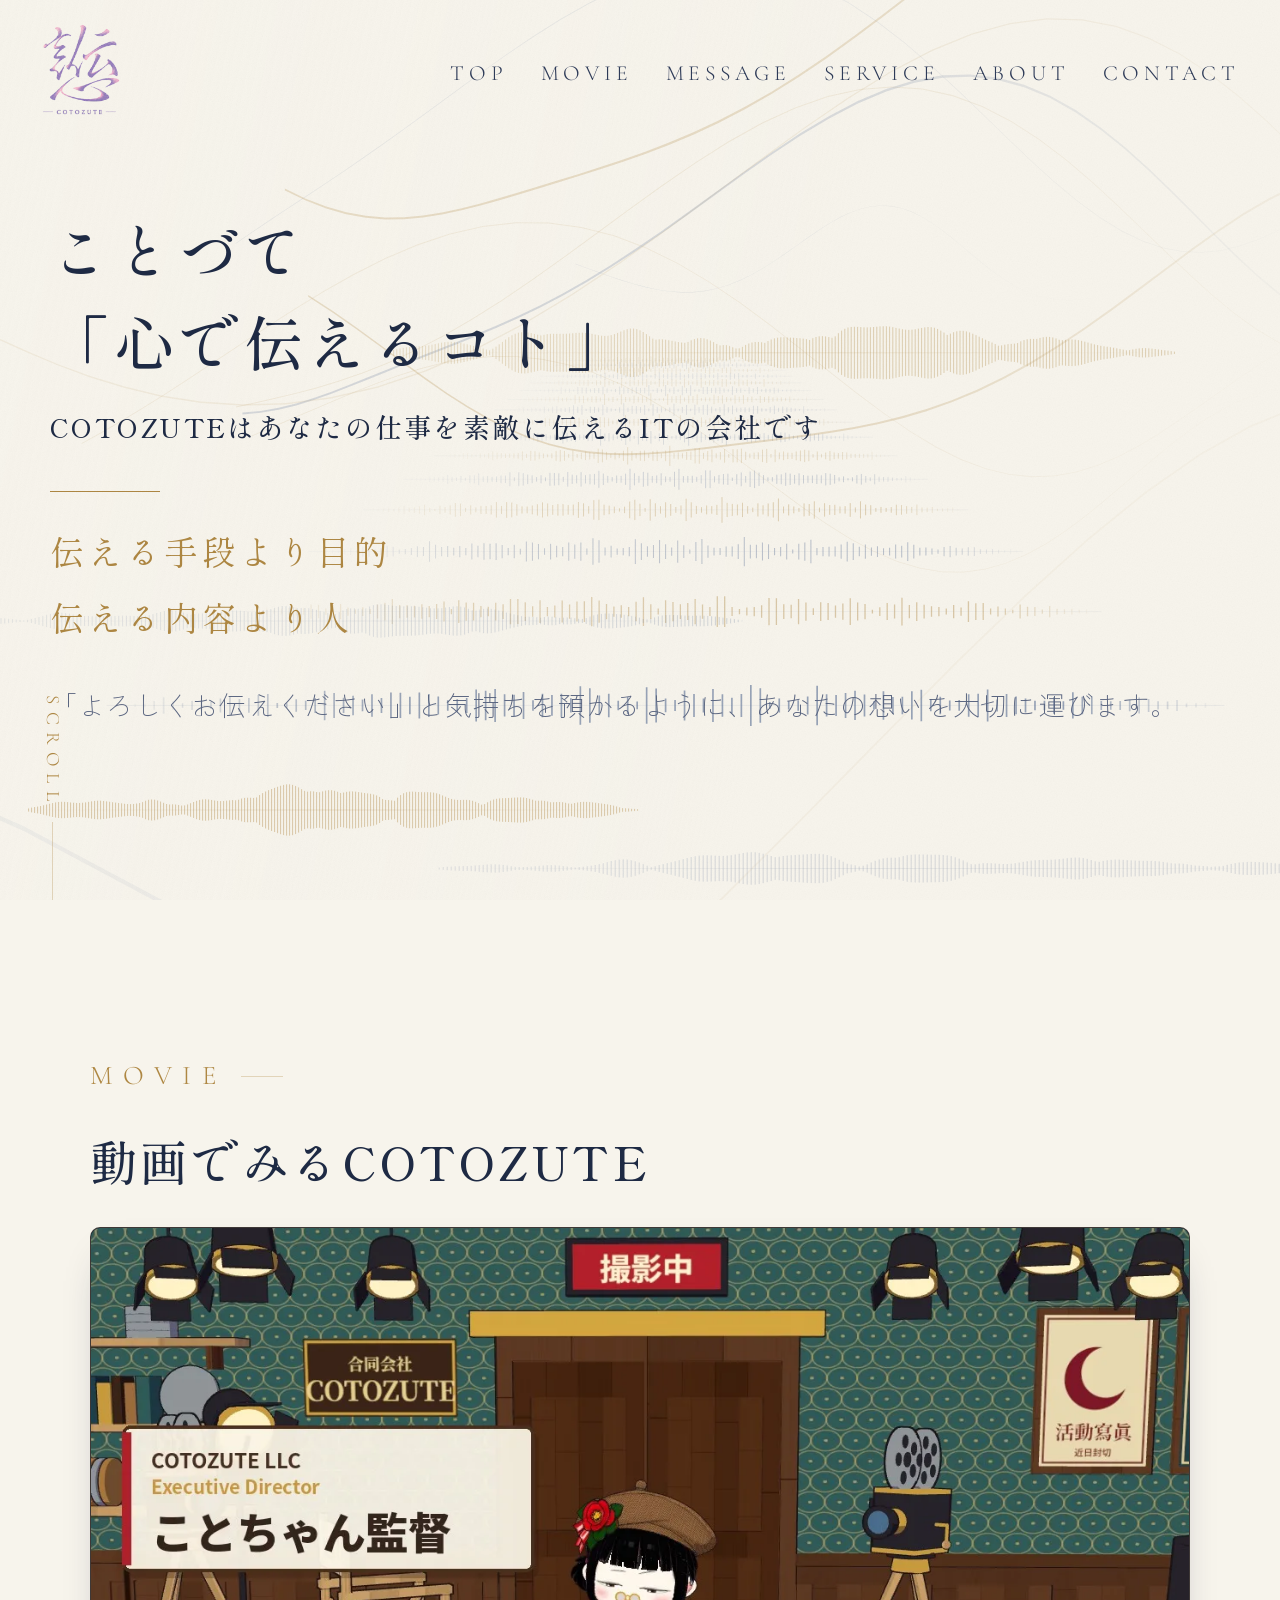
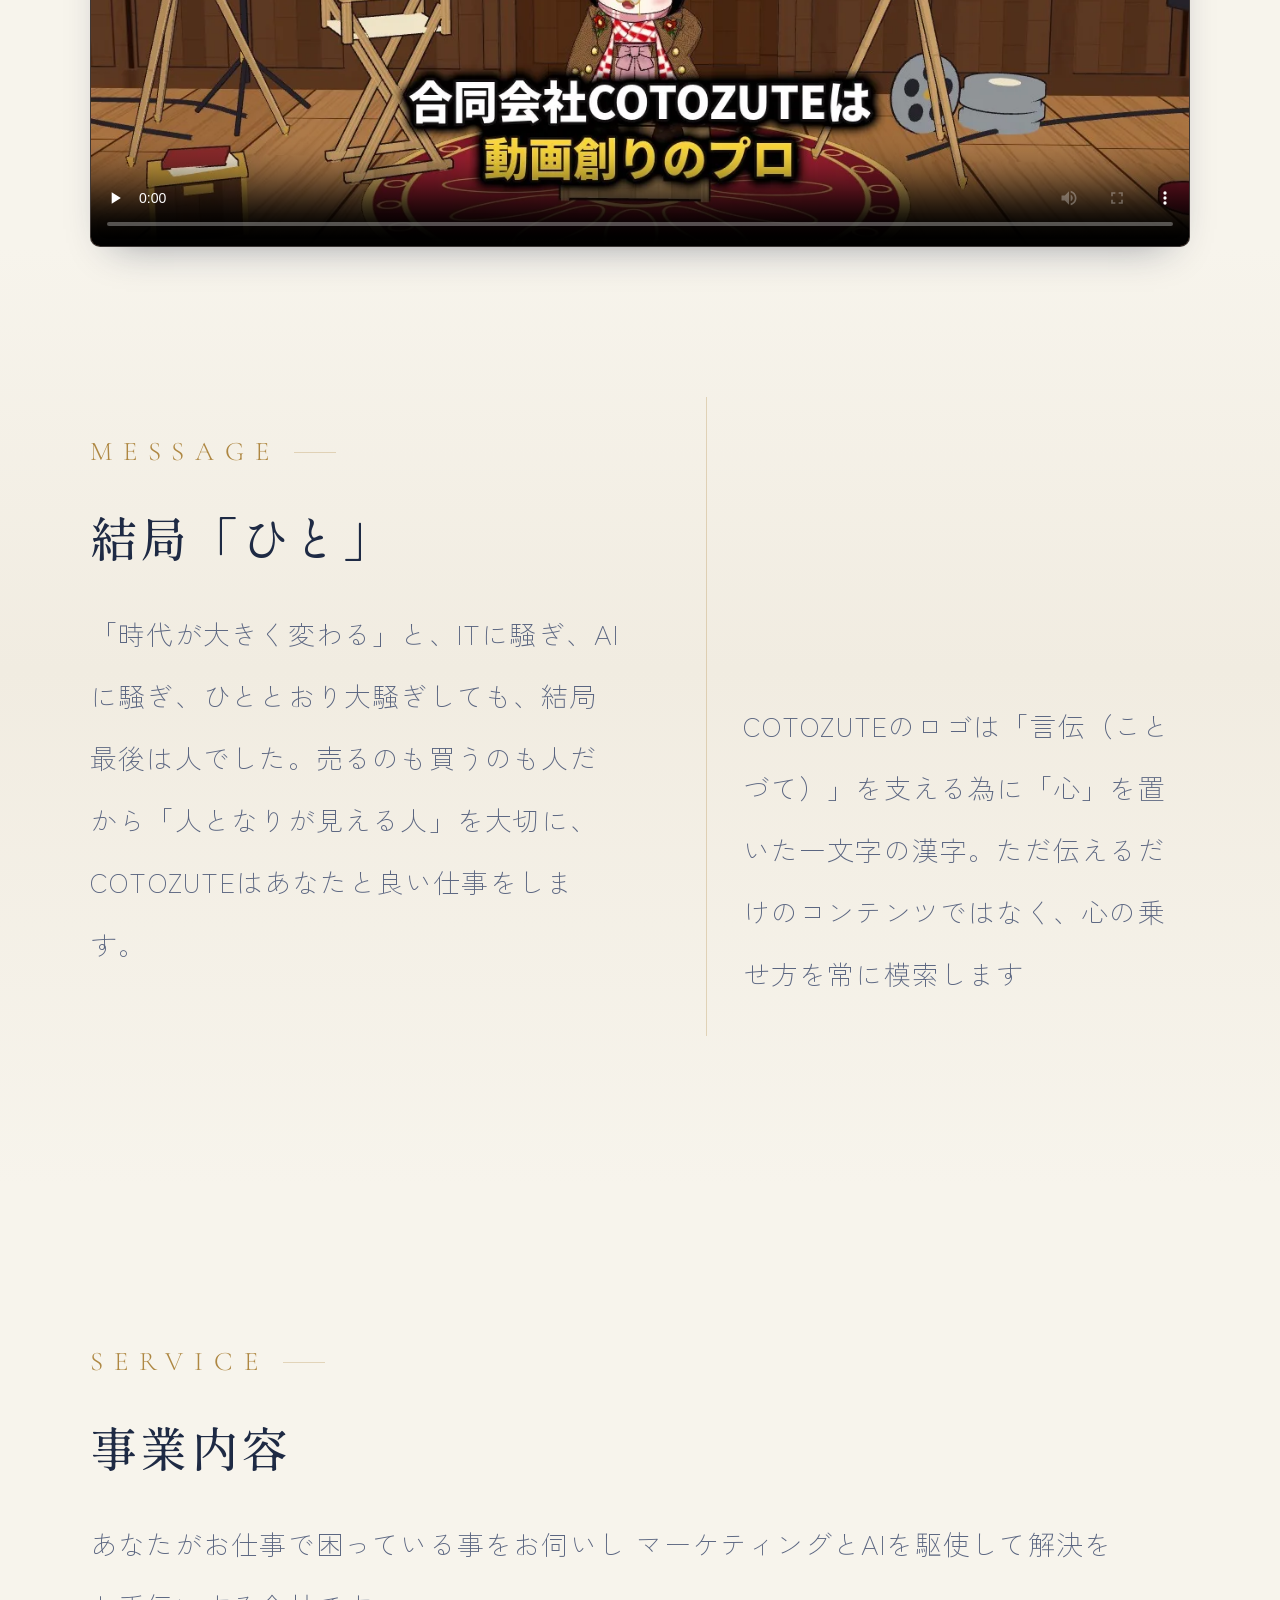
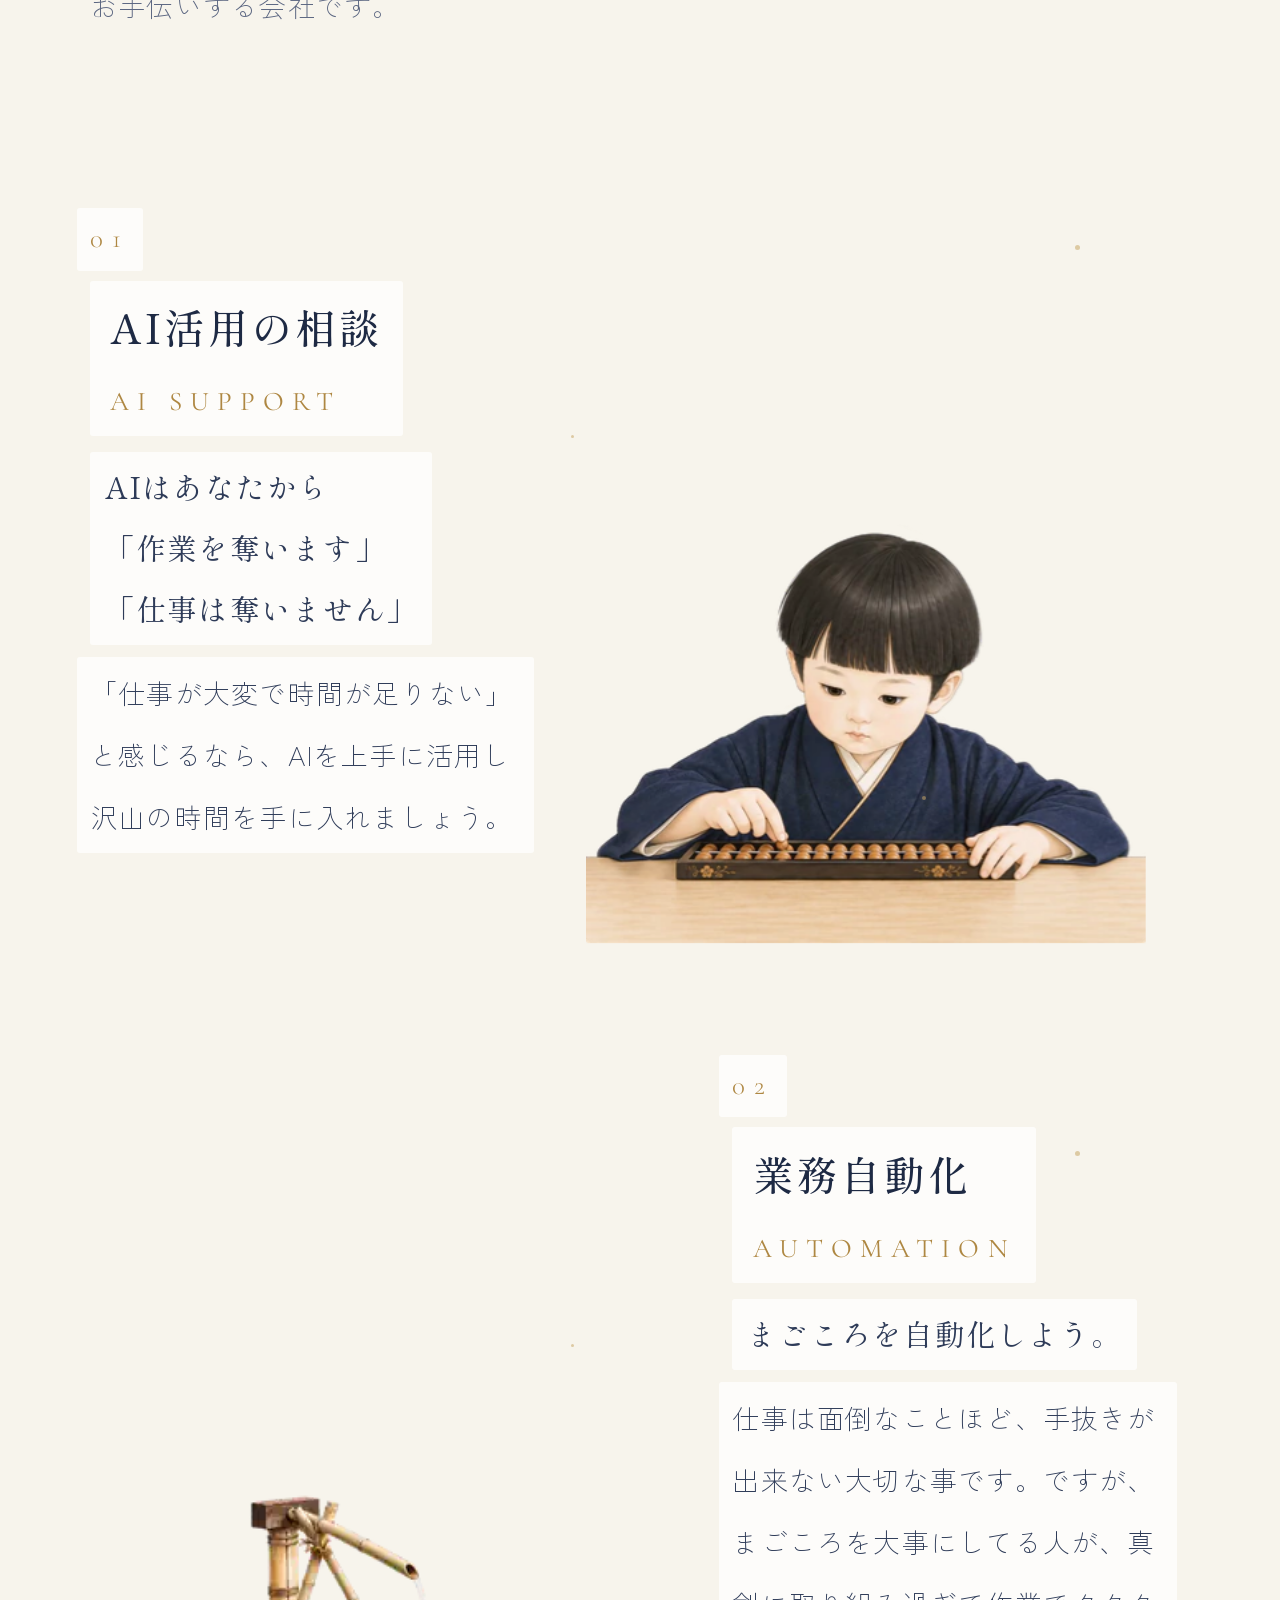
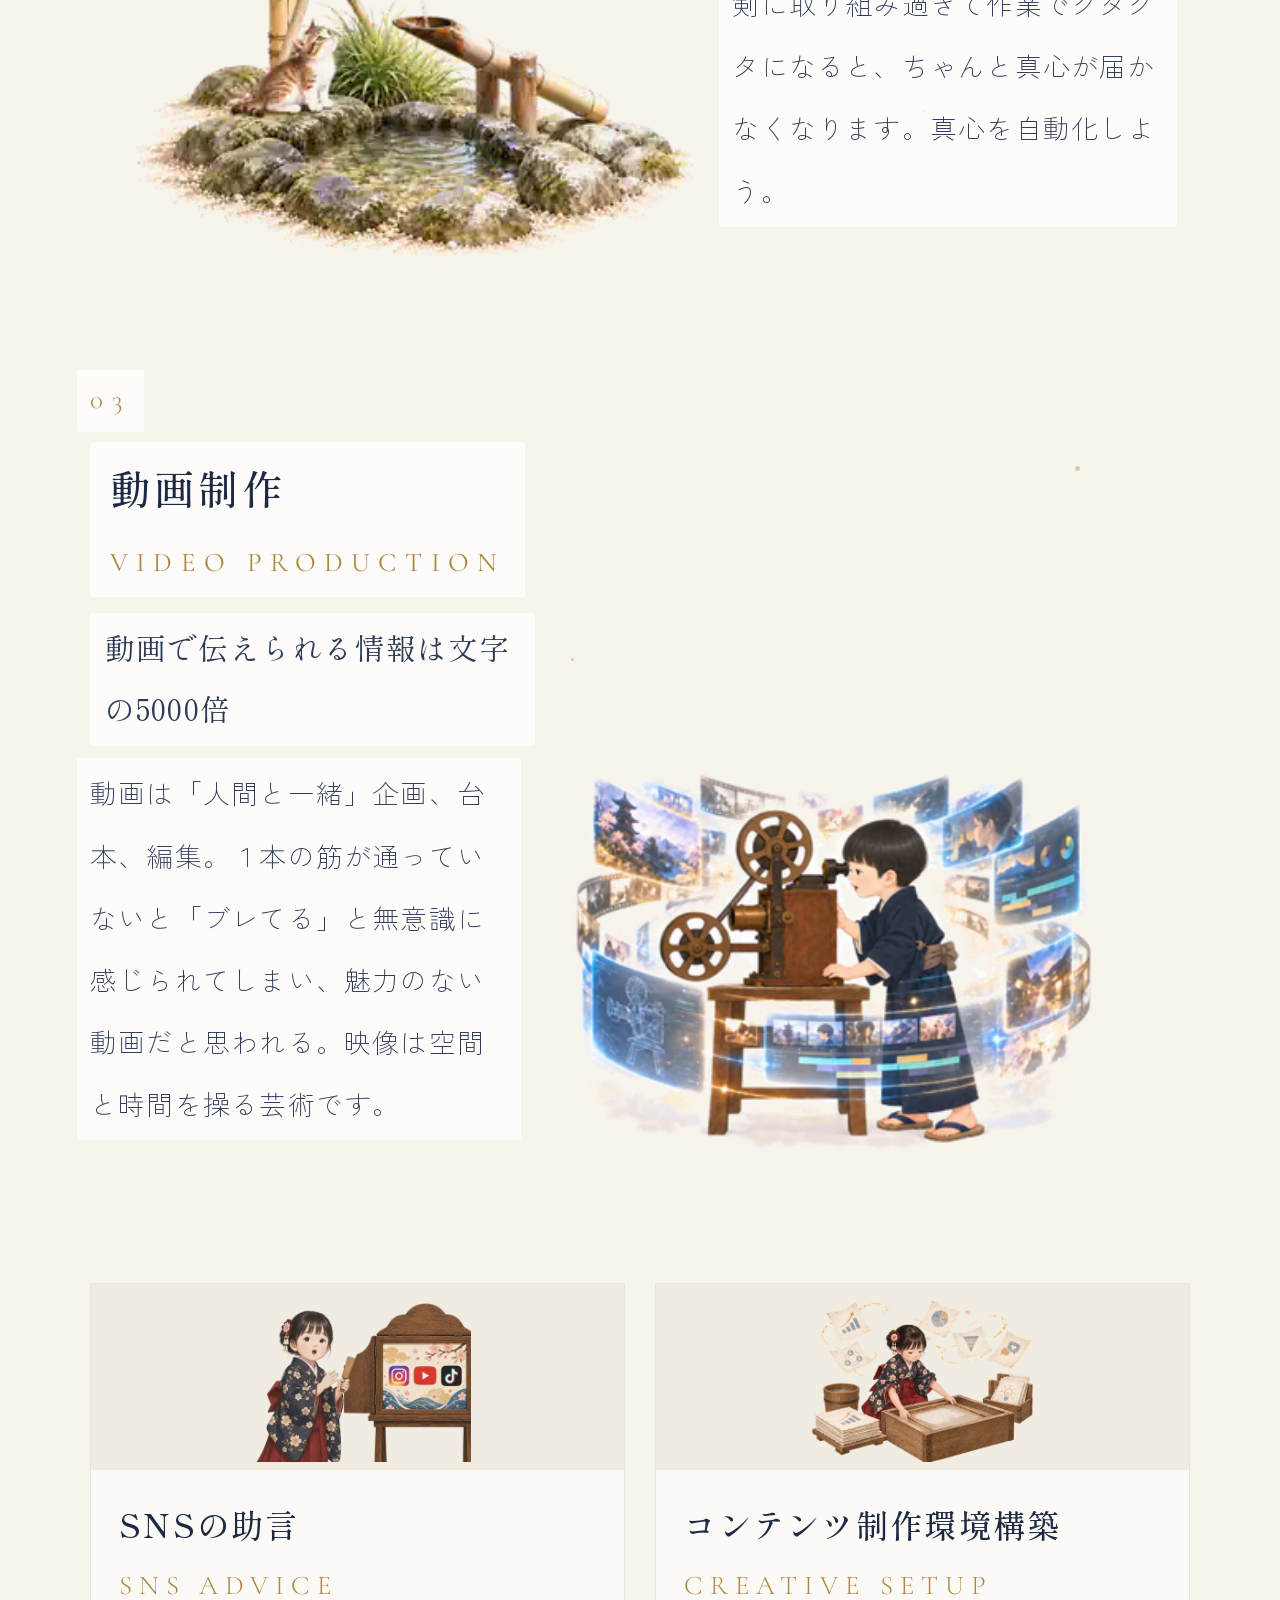
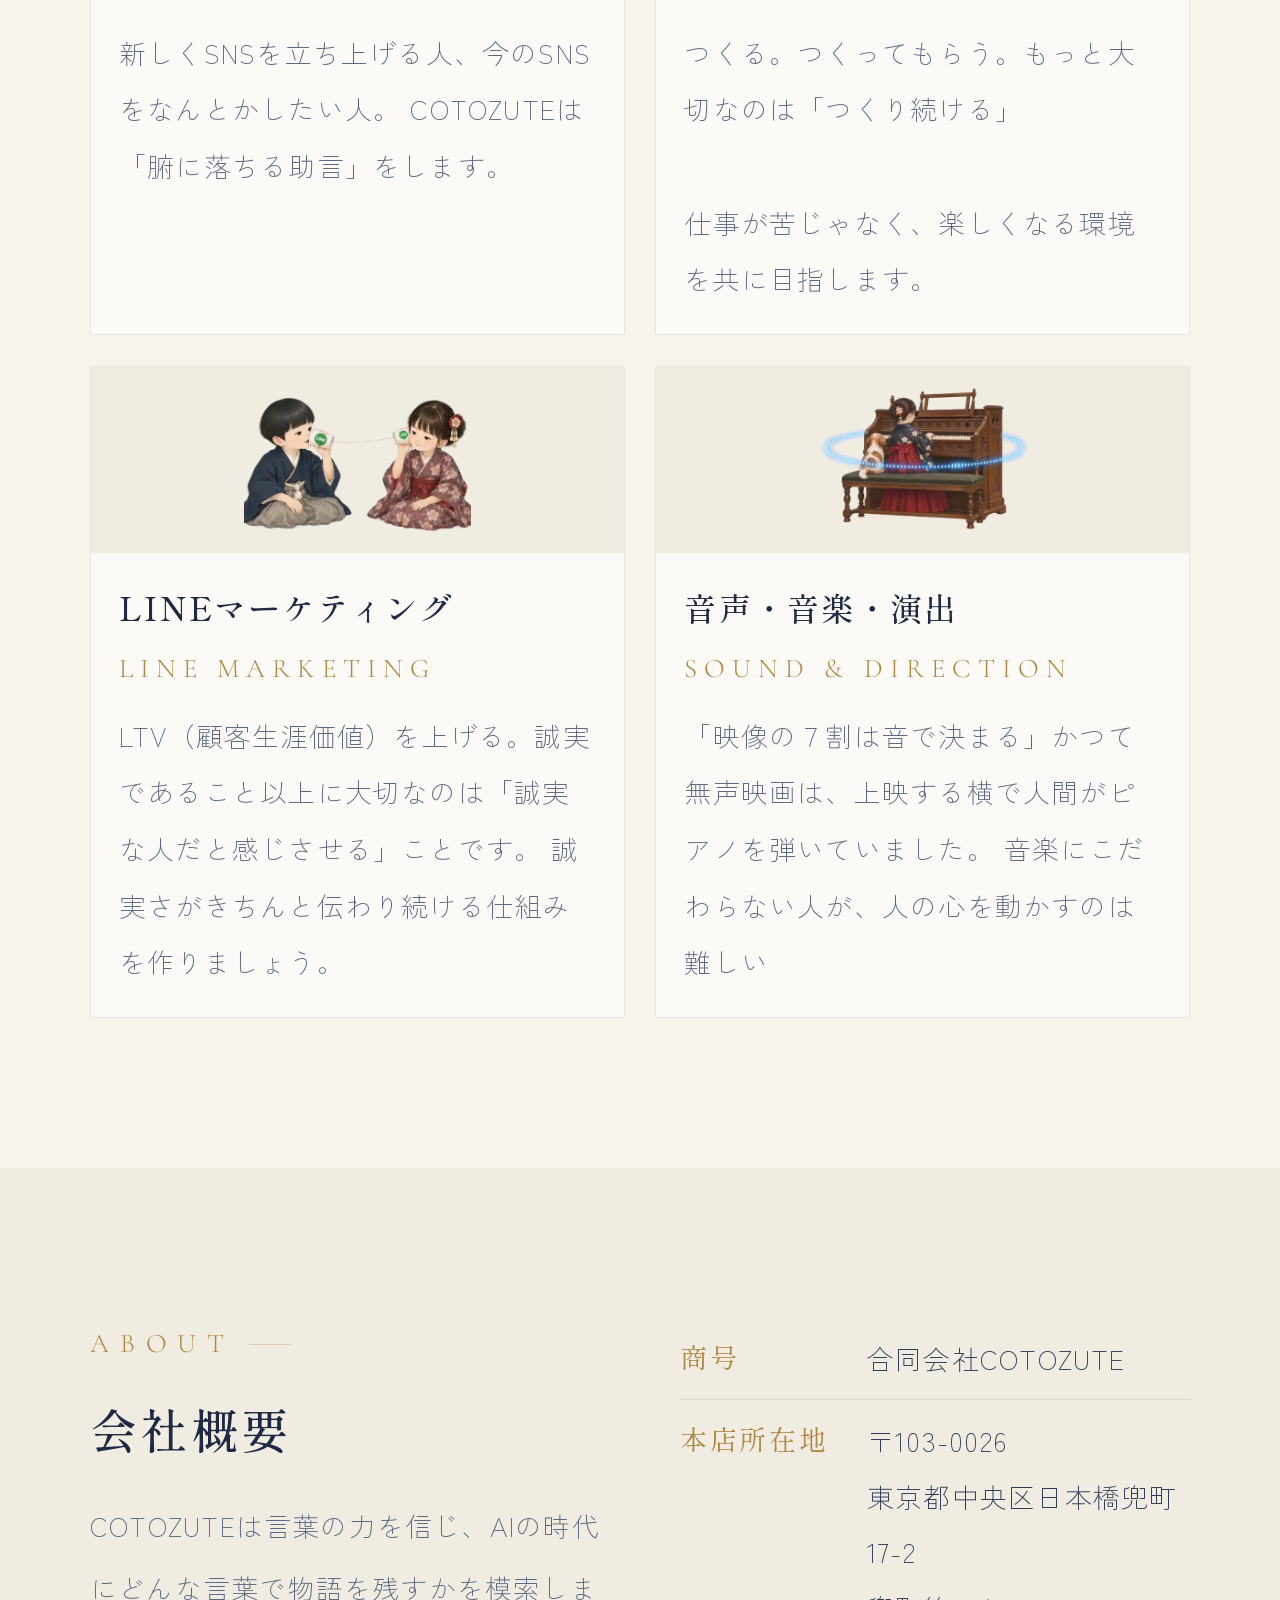
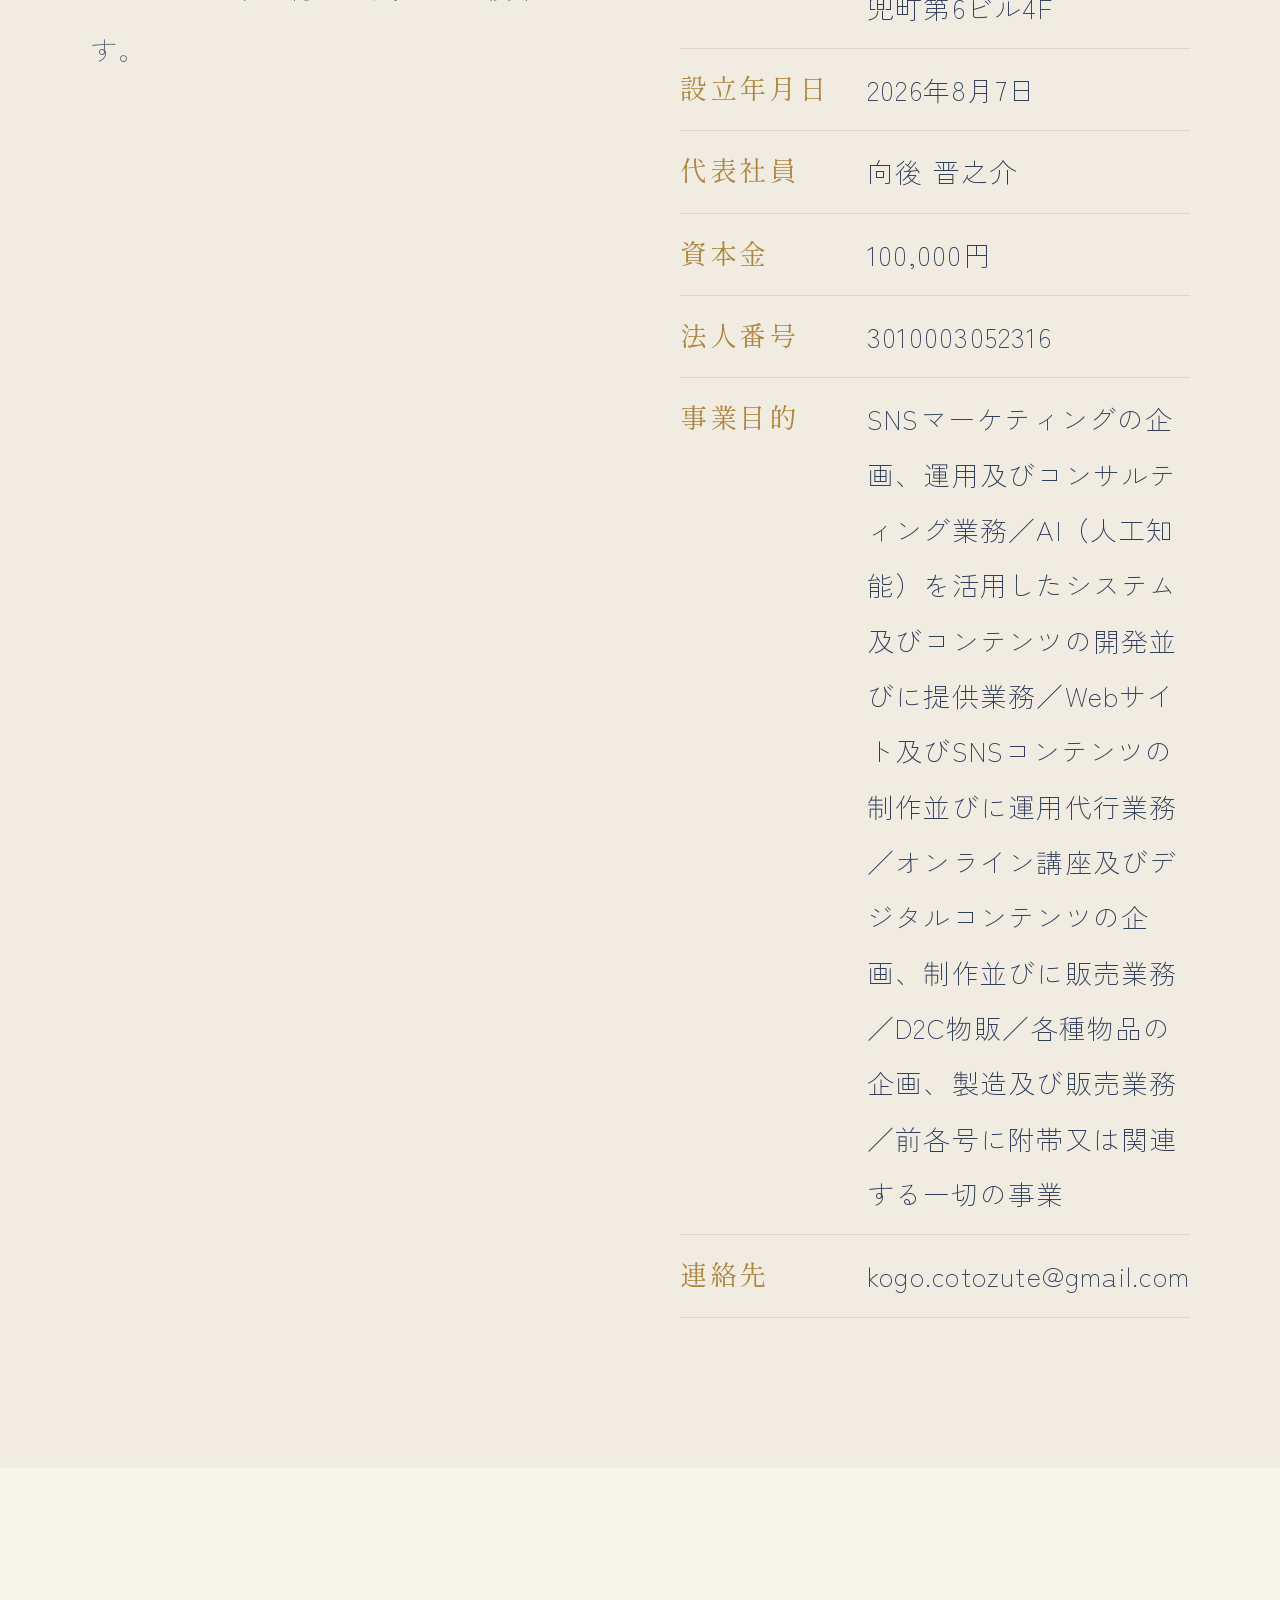
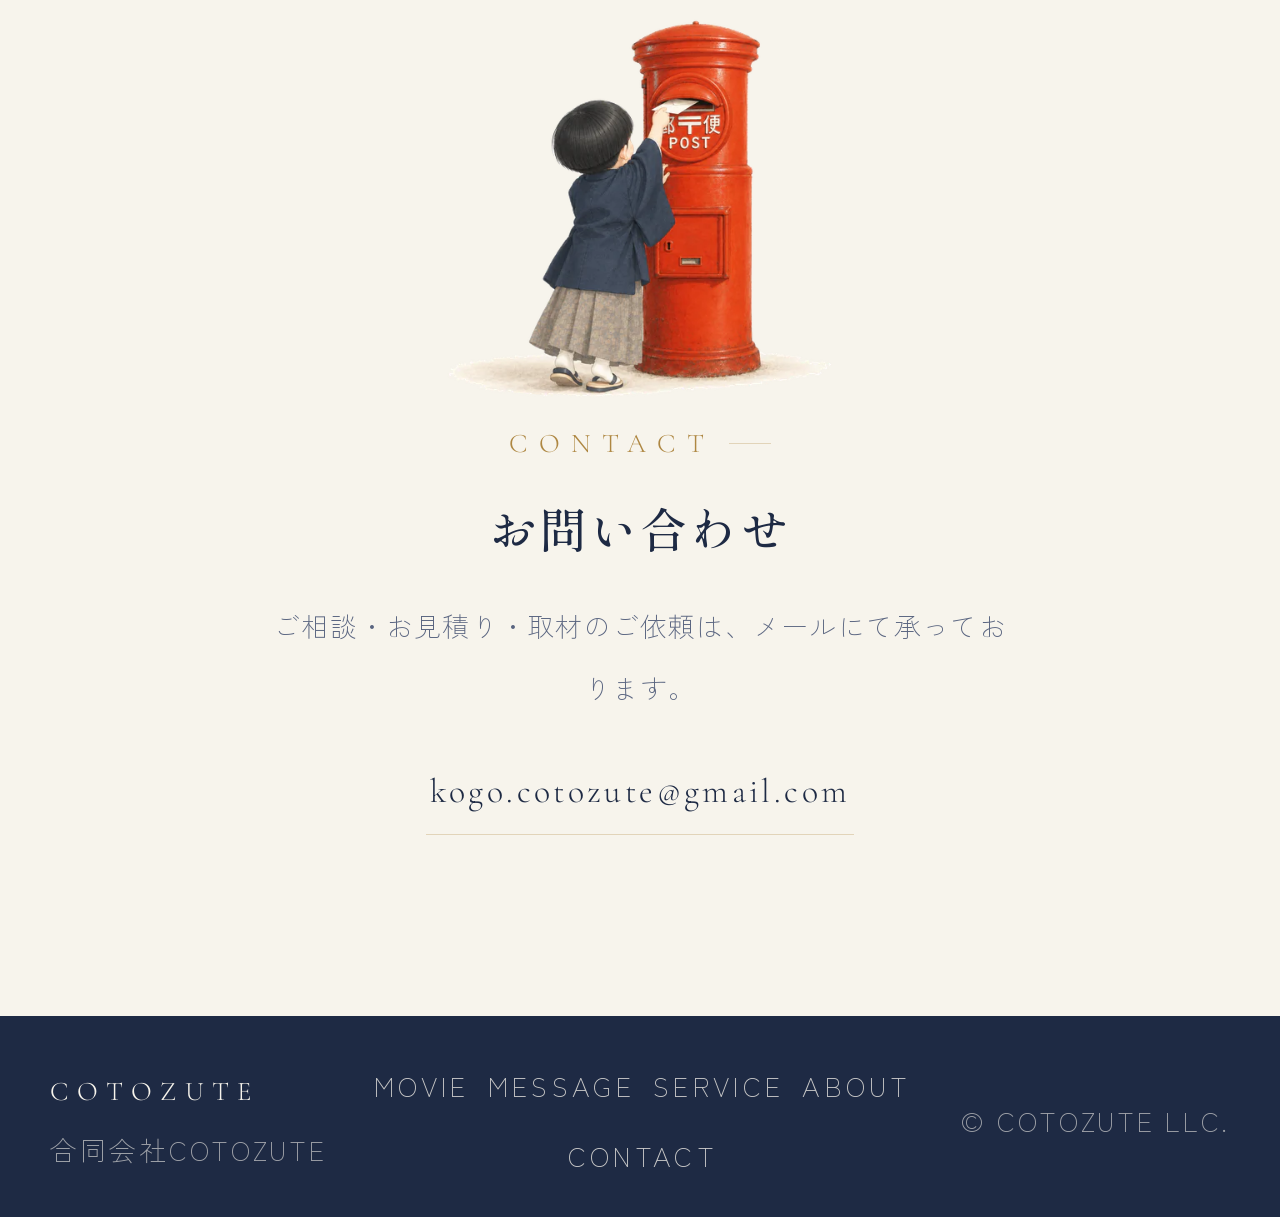
<file: pro/index.html>
<!DOCTYPE html>
<html lang="ja">
<head>
<meta charset="UTF-8">
<meta name="viewport" content="width=device-width, initial-scale=1, viewport-fit=cover">
<title>合同会社COTOZUTE</title>
<meta name="description" content="言伝心　ことづて「心へ伝えるコト」">
<meta name="theme-color" content="#F7F4EC">
<meta property="og:title" content="合同会社COTOZUTE">
<meta property="og:description" content="仕事は、結局「ひと」です。">
<meta property="og:type" content="website">
<meta property="og:url" content="https://cotozute.com/pro/">
<meta name="robots" content="noindex, nofollow, noarchive">
<meta property="og:site_name" content="合同会社COTOZUTE">
<meta property="og:locale" content="ja_JP">
<!-- SNSシェア画像。旧ロゴ（assets/logo.webp）は使わない。新しい筆ロゴの1200x630版。 -->
<meta property="og:image" content="https://cotozute.com/assets/og-image.png">
<meta property="og:image:type" content="image/png">
<meta property="og:image:width" content="1200">
<meta property="og:image:height" content="630">
<meta property="og:image:alt" content="合同会社COTOZUTE">
<meta name="twitter:card" content="summary_large_image">
<meta name="twitter:title" content="合同会社COTOZUTE">
<meta name="twitter:description" content="仕事は、結局「ひと」です。">
<meta name="twitter:image" content="https://cotozute.com/assets/og-image.png">
<!-- ファビコン：筆で書いた漢字だけ（下の COTOZUTE の欧文は外した）。
     旧ロゴが端末に強く残るので、ファイル名を新しくして取り直させている。 -->
<link rel="icon" type="image/png" sizes="32x32" href="assets/favicon-32.png">
<link rel="icon" type="image/png" sizes="16x16" href="assets/favicon-16.png">
<link rel="apple-touch-icon" sizes="180x180" href="assets/apple-touch-icon.png">
<link rel="manifest" href="site.webmanifest">
<link rel="preconnect" href="https://fonts.googleapis.com">
<link rel="preconnect" href="https://fonts.gstatic.com" crossorigin>
<link href="https://fonts.googleapis.com/css2?family=Shippori+Mincho+B1:wght@400;500;600&family=Cormorant+Garamond:wght@300;400;500&family=Zen+Kaku+Gothic+New:wght@300;400;500&display=swap" rel="stylesheet">
<style>
/* =========================================================
   COTOZUTE — mobile first
   ========================================================= */
:root{
  --paper:#F7F4EC; --paper-2:#FCFAF6; --paper-3:#F1ECE1;
  --ink:#1E2A44; --ink-2:#2E3B58; --ink-soft:#5A6580;
  --gold:#AE8742; --gold-2:#C9A868; --gold-3:#E4D3AC;
  --line:rgba(174,135,66,.30); --line-2:rgba(30,42,68,.10);
  --serif:"Shippori Mincho B1",'Hiragino Mincho ProN','Yu Mincho',serif;
  --latin:"Cormorant Garamond","Shippori Mincho B1",serif;
  --sans:"Zen Kaku Gothic New",'Hiragino Sans','Yu Gothic',sans-serif;
  --ease:cubic-bezier(.22,.68,.24,1);
  --max:1180px;
  --gut:clamp(20px,5.5vw,40px);
  /* ★サイト内の最小文字サイズ。トップの「COTOZUTEはあなたの仕事を…」と同値で、
     ここより小さい文字を本文・ラベルに使わない（2026-09-07 指定）。
     文字サイズは原則すべてこの値の倍数で書く。値を変えると全体が連動して動く。 */
  --fs:clamp(15px,4.1vw,27px);
  color-scheme:light;
}
*,*::before,*::after{box-sizing:border-box}
html{scroll-behavior:smooth;-webkit-text-size-adjust:100%;overflow-x:clip}
body{
  margin:0;background:var(--paper);color:var(--ink);
  font-family:var(--sans);font-weight:300;line-height:1.95;font-size:var(--fs);
  letter-spacing:.045em;-webkit-font-smoothing:antialiased;overflow-x:clip;
}
img{max-width:100%;display:block;height:auto}
a{color:inherit;text-decoration:none}
p{margin:0 0 1.15em}
/* paper grain */
body::before{
  content:"";position:fixed;inset:0;pointer-events:none;z-index:90;opacity:.3;
  background-image:url("data:image/svg+xml,%3Csvg xmlns='http://www.w3.org/2000/svg' width='160' height='160'%3E%3Cfilter id='n'%3E%3CfeTurbulence type='fractalNoise' baseFrequency='.8' numOctaves='3'/%3E%3CfeColorMatrix type='saturate' values='0'/%3E%3C/filter%3E%3Crect width='160' height='160' filter='url(%23n)' opacity='.16'/%3E%3C/svg%3E");
  mix-blend-mode:multiply;
}

/* ---------- 筆ロゴアニメーション ---------- */
.cz-logo{display:block;width:100%;height:auto}
.cz-logo .cz-s{fill:none;stroke:#fff;stroke-linecap:round;stroke-linejoin:round;stroke-dasharray:var(--l);stroke-dashoffset:var(--l)}
.cz-logo .cz-word{opacity:0;transform-box:fill-box;transform-origin:center}
.cz-logo.go .cz-s{animation:czDraw calc(var(--d)*var(--speed,1)) cubic-bezier(.42,.02,.52,1) calc(var(--t)*var(--speed,1)) forwards}
.cz-logo.go .cz-word{animation:czFade calc(.8s*var(--speed,1)) ease-out calc(3.6s*var(--speed,1)) forwards}
.cz-logo.done .cz-s{stroke-dashoffset:0}
.cz-logo.done .cz-word{opacity:1}
@keyframes czDraw{to{stroke-dashoffset:0}}
@keyframes czFade{from{opacity:0;transform:translateY(6px)}to{opacity:1;transform:none}}
.cz-R1{--l:66;--d:0.089s;--t:0.000s;stroke-width:36}
.cz-R2{--l:219;--d:0.187s;--t:0.117s;stroke-width:37}
.cz-R3{--l:1042;--d:0.492s;--t:0.331s;stroke-width:39}
.cz-R4{--l:106;--d:0.119s;--t:0.851s;stroke-width:41}
.cz-B0{--l:40;--d:0.065s;--t:1.045s;stroke-width:55}
.cz-B1{--l:327;--d:0.240s;--t:1.110s;stroke-width:45}
.cz-B2{--l:243;--d:0.200s;--t:1.425s;stroke-width:39}
.cz-Y1{--l:111;--d:0.123s;--t:1.709s;stroke-width:41}
.cz-M1{--l:285;--d:0.220s;--t:1.902s;stroke-width:42}
.cz-O1{--l:368;--d:0.258s;--t:2.197s;stroke-width:42}
.cz-O2{--l:197;--d:0.175s;--t:2.483s;stroke-width:44}
.cz-P1{--l:752;--d:0.402s;--t:2.738s;stroke-width:54}
.cz-T1{--l:421;--d:0.280s;--t:3.220s;stroke-width:49}

/* ---------- intro ---------- */
#intro{position:fixed;inset:0;z-index:200;background:var(--paper);display:grid;place-items:center;
  transition:opacity .9s var(--ease),visibility .9s;cursor:pointer}
#intro .cz-logo{width:min(42vw,175px)}
#intro.done{opacity:0;visibility:hidden}

/* ---------- header ---------- */
header{position:fixed;top:0;left:0;right:0;z-index:100;
  display:flex;align-items:center;justify-content:space-between;
  padding:14px var(--gut);transition:background .5s var(--ease),padding .5s var(--ease),box-shadow .5s var(--ease)}
header.scrolled{background:rgba(247,244,236,.9);backdrop-filter:blur(12px);
  padding:9px var(--gut);box-shadow:0 1px 0 var(--line-2)}
.brand{display:flex;align-items:center;gap:10px}
.brand .brandmark{width:54px;height:auto;display:block;transition:width .5s var(--ease)}
header.scrolled .brand .brandmark{width:42px}
.brand span{position:absolute;width:1px;height:1px;overflow:hidden;clip-path:inset(50%);white-space:nowrap}
.menu-btn{background:none;border:0;padding:10px;cursor:pointer;position:relative;z-index:110}
.menu-btn span{display:block;width:24px;height:1px;background:var(--ink);margin:6px 0;transition:.4s var(--ease)}
.menu-btn.open span:nth-child(1){transform:translateY(7px) rotate(45deg)}
.menu-btn.open span:nth-child(2){opacity:0}
.menu-btn.open span:nth-child(3){transform:translateY(-7px) rotate(-45deg)}
nav{position:fixed;inset:0 0 0 auto;width:min(80vw,320px);background:var(--paper-2);
  transform:translateX(100%);transition:transform .6s var(--ease);
  display:flex;align-items:center;justify-content:center;box-shadow:-24px 0 70px -50px #000}
nav.open{transform:none}
nav ul{list-style:none;margin:0;padding:0;display:flex;flex-direction:column;gap:28px;text-align:center}
nav a{font-family:var(--latin);font-size:calc(var(--fs)*1.1);letter-spacing:.24em;color:var(--ink-2);position:relative;padding:4px 0}
nav a::after{content:"";position:absolute;left:0;right:0;bottom:0;height:1px;background:var(--gold);
  transform:scaleX(0);transform-origin:right;transition:transform .5s var(--ease)}
nav a:hover::after{transform:scaleX(1);transform-origin:left}

/* ---------- hero ---------- */
.hero{position:relative;min-height:100svh;display:grid;align-content:center;
  padding:112px var(--gut) 110px;overflow:hidden}
.hero::after{content:"";position:absolute;inset:0;z-index:2;pointer-events:none;
  background:linear-gradient(102deg,rgba(247,244,236,.55) 0%,rgba(247,244,236,.34) 30%,rgba(247,244,236,0) 62%)}
.hero-inner{position:relative;z-index:5;width:100%;max-width:var(--max);margin:0 auto}
.hero h1{font-family:var(--serif);font-weight:500;margin:0;
  font-size:calc(var(--fs)*1.85);line-height:1.6;letter-spacing:.06em}
.brsm{display:block}
.hero h1 .ln{display:block;overflow:hidden}
.hero h1 .ln i{display:block;font-style:normal;transform:translateY(110%);animation:riseUp 1.4s var(--ease) forwards}
.hero h1 .ln:nth-child(2) i{animation-delay:.16s}
.hero h1 .ln.s2{font-size:clamp(15px,4.1vw,27px);letter-spacing:.09em;line-height:1.95;margin-top:.55em}
@keyframes riseUp{to{transform:translateY(0)}}
.rule{width:0;height:1px;background:var(--gold);margin:26px 0 20px;animation:ruleGrow 1.3s var(--ease) .8s forwards}
@keyframes ruleGrow{to{width:88px}}
.hero .lead{font-family:var(--serif);color:var(--gold);letter-spacing:.12em;
  font-size:calc(var(--fs)*1.25);margin:0 0 22px;opacity:0;animation:fadeUp 1.1s var(--ease) 1s forwards}
.hero .sub{color:var(--ink-soft);font-size:var(--fs);line-height:2.45;margin:0;
  opacity:0;animation:fadeUp 1.1s var(--ease) 1.2s forwards}
@keyframes fadeUp{from{opacity:0;transform:translateY(16px)}to{opacity:1;transform:none}}

/* 挿絵はほぼ正方形（本を抱く赤ちゃん・669x595）。高さ基準ではなく幅基準で置く。
   縦長の女性の絵に戻すことはないので、height:92% 方式は復活させないこと。 */
.hero-figure{position:absolute;right:-1%;top:29%;bottom:auto;width:48%;max-width:none;z-index:3;margin:0;
  opacity:0;animation:heroInSm 1.8s var(--ease) .5s forwards;will-change:transform}
/* 下端のフェード（mask-image）は、画面外へ抜けていく女性の絵のためのものだった。
   いまの絵は空中に浮いている赤ちゃんなので、足がぼけて消えると意図が壊れる。使わない。 */
.hero-figure img{width:100%;height:auto;display:block}
@keyframes heroInSm{from{opacity:0;transform:translateX(38px)}to{opacity:1;transform:none}}
@media (max-width:359px){.hero-figure{width:60%;right:-2%}}

.seal{position:absolute;right:-12%;top:15%;width:64vw;max-width:300px;z-index:1;
  opacity:0;animation:sealIn 2.2s var(--ease) .9s forwards}
.seal img{animation:spinSlow 100s linear infinite}
@keyframes sealIn{to{opacity:.7}}
@keyframes spinSlow{to{transform:rotate(360deg)}}

.wave{position:absolute;pointer-events:none;z-index:1;opacity:0;overflow:hidden}
.wave .wtrack{display:flex;width:200%;will-change:transform}
.wave .wtrack img{flex:0 0 50%;width:50%}
.wave.w1{left:-16%;width:132%;bottom:4%;animation:waveIn 1.8s var(--ease) 1.1s forwards}
.wave.w1 .wtrack{animation:flowRight 15s linear infinite}
.wave.w2{left:-24%;width:140%;bottom:26%;animation:waveIn 1.8s var(--ease) 1.35s forwards}
.wave.w2 .wtrack{animation:flowRight 24s linear infinite}
@keyframes waveIn{to{opacity:.85}}
@keyframes flowRight{from{transform:translate3d(-50%,0,0)}to{transform:translate3d(0,0,0)}}

.floatword{position:absolute;z-index:4;font-family:var(--serif);color:var(--gold);
  font-size:calc(var(--fs)*.85);letter-spacing:.5em;opacity:0}
.floatword.a{right:5%;top:14%;animation:fw 1.5s var(--ease) 1.6s forwards,bob 7s ease-in-out 3s infinite}
.floatword.b{right:34%;top:44%;animation:fw 1.5s var(--ease) 1.9s forwards,bob 9s ease-in-out 3s infinite;display:none}
.floatword.c{right:8%;top:62%;animation:fw 1.5s var(--ease) 2.1s forwards,bob 8s ease-in-out 3s infinite}
.floatword.d{right:40%;top:78%;animation:fw 1.5s var(--ease) 2.4s forwards,bob 10s ease-in-out 3s infinite;display:none}
@keyframes fw{to{opacity:.72}}
@keyframes bob{0%,100%{transform:translateY(0)}50%{transform:translateY(-12px)}}

.scrollcue{display:none;position:absolute;left:clamp(14px,3vw,34px);bottom:0;z-index:5;
  flex-direction:column;align-items:center;gap:14px;opacity:0;animation:fadeUp 1.1s var(--ease) 2s forwards}
.scrollcue span{font-family:var(--latin);font-size:calc(var(--fs)*.7);letter-spacing:.4em;color:var(--gold);writing-mode:vertical-rl}
.scrollcue i{display:block;width:1px;height:78px;background:var(--line);position:relative;overflow:hidden}
.scrollcue i::after{content:"";position:absolute;top:-40%;left:0;width:1px;height:40%;background:var(--gold);
  animation:cue 2.4s ease-in-out infinite}
@keyframes cue{0%{top:-40%}70%,100%{top:100%}}

/* スマホ：ヒーローが 100svh を確保していたため、文字の下に画面半分ぶんの
   空白ができていた。高さは中身に任せ、MESSAGE の上余白も詰める。 */
@media (max-width:899px){
  /* 赤ちゃんの頭が見出し「心で伝えるコト」の右斜め上に来る位置に置いている（2026-09-07 指定）。
     top を % で持たせているのは、.hero が align-content:center で本文を縦中央に置くため、
     本文の位置が hero の高さに比例して動くから。min-height を変えると位置がずれる。 */
  .hero{min-height:78svh;padding:104px var(--gut) 0}
  #message > .wrap{padding-top:clamp(26px,7vw,48px)}
  #service > .wrap{padding-top:clamp(26px,7vw,48px)}
}
/* 600〜899pxは横に余白があるので、絵は右・本文は左の二段組みにする。
   説明文だけ幅を絞らないと、文末が赤ちゃんの体に潜って読めなくなる。 */
@media (min-width:600px) and (max-width:899px){
  .hero{min-height:80svh}
  /* .hero .sub{max-width:50%}  ← 挿絵を戻すとき一緒に戻す（2026-09-10 に外した） */
}

/* ---------- shared ---------- */
section{position:relative;z-index:2}
.wrap{max-width:var(--max);margin:0 auto;padding:clamp(64px,13vw,150px) var(--gut)}
.eyebrow{font-family:var(--latin);font-size:var(--fs);letter-spacing:.4em;color:var(--gold);
  display:flex;align-items:center;gap:14px;margin:0 0 18px}
.eyebrow::after{content:"";flex:0 0 42px;height:1px;background:var(--line)}
h2{font-family:var(--serif);font-weight:500;margin:0 0 26px;
  font-size:calc(var(--fs)*1.75);line-height:1.7;letter-spacing:.07em}
.muted{color:var(--ink-soft);font-size:var(--fs);line-height:2.3}
.reveal{opacity:0;transform:translateY(26px);
  transition:opacity 1s var(--ease),transform 1s var(--ease);transition-delay:var(--d,0s)}
.reveal.in{opacity:1;transform:none}

/* セクション間の波模様（.divider）は廃止した。復活させないこと。 */

/* ---------- movie（ことちゃん総監督の紹介動画・2026-11-21 追加） ---------- */
#movie .wrap{padding-bottom:0}
.movie-box{position:relative;margin-top:6px;border-radius:10px;overflow:hidden;
  background:#0d1530;box-shadow:0 18px 40px -22px rgba(20,30,60,.45);border:1px solid var(--line)}
.movie-box video{display:block;width:100%;height:auto;aspect-ratio:16/9;background:#0d1530}
@media (max-width:899px){ #movie > .wrap{padding-top:clamp(26px,7vw,48px)} }

/* ---------- message ---------- */
#message{background:linear-gradient(180deg,transparent,var(--paper-3) 45%,transparent)}
.msg-grid{display:grid;gap:clamp(30px,7vw,80px)}
.origin{padding-left:0}
/* スマホの筆ロゴは 62vw/260px から65%へ（大きすぎたため・2026-09-06） */
.origin .kanji{margin:0 auto 22px;max-width:min(40vw,169px)}

/* ---------- service scenes ----------
   1シーン＝イラストの舞台。イラストがふわっと登場し、その上に文字が上から重なる。
   各シーンの位置は下のカスタムプロパティで個別に微調整できる:
     --aw イラスト幅 / --ax 横位置 / --ay 下からの位置 / --cw 文字幅 / --ct 文字の上余白
   ------------------------------------ */
.scene{position:relative;display:grid;align-content:start;
  min-height:var(--mh,clamp(660px,180vw,780px));margin:clamp(64px,17vw,112px) 0;
  padding-top:var(--ct,4px)}
.stage{position:absolute;inset:0;z-index:1;pointer-events:none;overflow:visible}
.art{position:absolute;right:var(--ax,-10%);bottom:var(--ay,0);width:var(--aw,82%);
  opacity:0;transform:translateY(34px) scale(.94);
  transition:opacity 1.4s var(--ease),transform 1.4s var(--ease);will-change:transform}
.scene.in .art{opacity:1;transform:none}
.art picture{display:block}
.art .main{width:100%}
/* 追加パーツ用（後から <img class="part" style="--px:..;--py:..;--pw:..;--pd:..s"> を足せる） */
.art .part{position:absolute;left:var(--px,50%);top:var(--py,50%);width:var(--pw,18%)}
.art .glow{position:absolute;left:50%;top:50%;width:96%;aspect-ratio:1;
  transform:translate(-50%,-50%);border-radius:50%;
  background:radial-gradient(circle,rgba(201,168,104,.22),transparent 64%)}
.art .ring{position:absolute;left:50%;top:48%;width:84%;aspect-ratio:1;
  transform:translate(-50%,-50%);border-radius:50%;border:1px solid var(--line)}
.art .ring::after{content:"";position:absolute;inset:8%;border-radius:50%;
  border:1px dashed rgba(174,135,66,.24);animation:spinSlow 70s linear infinite}
.spark{position:absolute;border-radius:50%;background:var(--gold-2);
  width:5px;height:5px;opacity:0;transition:opacity 1.3s var(--ease) .7s}
.scene.in .spark{opacity:.55}
.spark.s1{right:14%;top:14%;animation:bob 6.5s ease-in-out infinite}
.spark.s2{right:56%;top:36%;width:3px;height:3px;animation:bob 8.5s ease-in-out .6s infinite}
.spark.s3{right:30%;bottom:16%;width:4px;height:4px;animation:bob 7.5s ease-in-out 1.2s infinite}

.copy{position:relative;z-index:2;max-width:var(--cw,32em)}
.copy > *{opacity:0;transform:translateY(-22px);
  transition:opacity 1s var(--ease),transform 1s var(--ease);
  background:rgba(255,255,255,.75);border-radius:3px;
  width:fit-content;max-width:100%;
  padding:.18em .5em;margin-left:-.5em}
/* 挿絵に重なる説明文は、キャッチコピーと同じ濃さまで上げて読みやすさを優先 */
.copy .muted{color:var(--ink-2)}
.scene.in .copy > *{opacity:1;transform:none}
.scene.in .copy > *:nth-child(1){transition-delay:.30s}
.scene.in .copy > *:nth-child(2){transition-delay:.44s}
.scene.in .copy > *:nth-child(3){transition-delay:.58s}
.scene.in .copy > *:nth-child(4){transition-delay:.72s}
.num{font-family:var(--latin);font-size:var(--fs);letter-spacing:.32em;color:var(--gold);margin-bottom:10px}
.scene h3{font-family:var(--serif);font-weight:500;margin:0;
  font-size:calc(var(--fs)*1.5);letter-spacing:.07em}
.scene h3 small{display:block;font-family:var(--latin);font-size:var(--fs);letter-spacing:.3em;
  color:var(--gold);margin-top:9px;font-weight:400}
.scene .catch{font-family:var(--serif);color:var(--ink-2);line-height:2.05;
  font-size:calc(var(--fs)*1.1);margin:16px 0 12px}

.cards{display:grid;gap:18px;margin-top:14px}
.card{background:var(--paper-2);border:1px solid var(--line-2);padding:0 0 26px;overflow:hidden;
  transition:transform .7s var(--ease),box-shadow .7s var(--ease),border-color .7s var(--ease)}
.card:hover{transform:translateY(-7px);box-shadow:0 22px 44px -28px rgba(30,42,68,.45);border-color:var(--line)}
.card .strip{height:186px;overflow:hidden;display:flex;align-items:center;justify-content:center;background:var(--paper-3);padding:8px 0}
.card .strip img{width:auto;height:100%;max-width:none;object-fit:contain;transition:transform 1.2s var(--ease)}
.card .strip img.deco{width:170%;height:auto;object-fit:cover}
.card:hover .strip img{transform:scale(1.07)}
.card .body{padding:22px clamp(18px,5vw,28px) 0}
.card h4{font-family:var(--serif);font-weight:500;font-size:calc(var(--fs)*1.2);letter-spacing:.07em;margin:0 0 5px}
.card .en{font-family:var(--latin);font-size:var(--fs);letter-spacing:.26em;color:var(--gold);margin-bottom:12px}
.card p{font-size:var(--fs);line-height:2.1;color:var(--ink-soft);margin:0}

/* ---------- 02 業務自動化相談（鹿威し）----------
   この項目だけ挿絵が横長なので、縦長前提の寸法だと小さく沈み、
   スマホでは --overlap に飲み込まれて文字の下へ完全に隠れる。
   この項目にだけ寸法と重なり量を持たせる。 ---------- */
.scene.wide{--overlap:clamp(56px,16vw,96px)}
@media(min-width:900px){ .scene.wide{--art-w:clamp(340px,52vw,560px);--art-off:4%} }
@media(max-width:899px){ .scene.wide .art{width:min(96%,380px);margin:0 0 0 -6%} }

/* ---------- about ---------- */
#about{background:var(--paper-3)}
.about-grid{display:grid;gap:clamp(28px,7vw,80px)}
table.info{width:100%;border-collapse:collapse;font-size:var(--fs)}
table.info th,table.info td{text-align:left;padding:13px 0;border-bottom:1px solid var(--line-2);vertical-align:top}
table.info th{font-weight:400;color:var(--gold);font-family:var(--serif);letter-spacing:.1em;
  width:6.5em;padding-right:14px}
table.info td{color:var(--ink-2);line-height:2.05}

/* ---------- contact ---------- */
#contact{text-align:center}
#contact .wrap{max-width:820px}
#contact .eyebrow{justify-content:center}
.contact-seal{width:min(82vw,400px);margin:0 auto 14px}
.mail{display:inline-flex;align-items:center;font-family:var(--latin);
  font-size:calc(var(--fs)*1.25);letter-spacing:.1em;word-break:break-all;
  border-bottom:1px solid var(--line);padding:9px 4px;
  transition:color .5s var(--ease),border-color .5s var(--ease)}
.mail:hover{color:var(--gold);border-color:var(--gold)}

/* ---------- footer ---------- */
footer{background:var(--ink);color:var(--paper);padding:44px var(--gut) 34px;position:relative;z-index:2}
.foot-in{max-width:var(--max);margin:0 auto;display:grid;gap:26px}
.fl{font-family:var(--latin);letter-spacing:.3em;font-size:var(--fs)}
.fr{font-size:var(--fs);letter-spacing:.1em;color:rgba(247,244,236,.6)}
.foot-nav{display:flex;flex-wrap:wrap;gap:18px;list-style:none;margin:0;padding:0;
  font-size:var(--fs);letter-spacing:.16em}
.foot-nav a{color:rgba(247,244,236,.78);transition:color .4s}
.foot-nav a:hover{color:var(--gold-2)}

/* =========================================================
   ≥ 600px
   ========================================================= */
@media (min-width:600px){
  /* 600〜899pxは1列のまま。基準文字が27pxなので2列だと1行10文字しか入らない（2026-09-07） */
  .floatword.b,.floatword.d{display:block}
  .hero-figure{width:46%;right:-2%}
}

/* =========================================================
   ≥ 900px  (desktop)
   ========================================================= */
@media (min-width:900px){
  header{padding:22px var(--gut)}
  header.scrolled{padding:12px var(--gut)}
  .brand .brandmark{width:82px}
  header.scrolled .brand .brandmark{width:60px}
  .menu-btn{display:none}
  nav{position:static;width:auto;background:none;transform:none;box-shadow:none;display:block}
  nav ul{flex-direction:row;gap:clamp(18px,2.6vw,40px)}
  nav a{font-size:calc(var(--fs)*.8);letter-spacing:.22em}

  .hero{display:flex;align-items:center;padding:130px var(--gut) 90px}
  .hero h1{font-size:calc(var(--fs)*2.2);line-height:1.55;letter-spacing:.09em}
  .hero-inner{max-width:var(--max)}
  /* .hero .sub{max-width:52%}  ← 挿絵を戻すとき一緒に戻す（2026-09-10 に外した） */
  .hero::after{z-index:4}
  .hero-figure{width:min(40vw,560px);max-width:none;height:auto;right:1.5%;top:auto;bottom:5%;
    -webkit-mask-image:none;mask-image:none;
    animation:heroIn 1.9s var(--ease) .45s forwards}
  .hero-figure img{width:100%;height:auto;object-fit:contain}
  @keyframes heroIn{from{opacity:0;transform:translateX(50px)}to{opacity:1;transform:none}}
  .seal{right:24vw;top:26%;width:min(30vw,340px);max-width:none}
  .wave.w1{left:-8%;width:116%;bottom:6%}
  .wave.w2{left:-14%;width:120%;bottom:24%}
  .scrollcue{display:flex}
  .brsm{display:none}
  .rule{margin:38px 0 26px}
  @keyframes ruleGrow{to{width:110px}}

  .msg-grid{grid-template-columns:1.05fr .95fr;align-items:center}
  .origin{border-left:1px solid var(--line);padding-left:clamp(18px,4.5vw,36px)}
  .origin .kanji{margin:0 0 20px;max-width:min(54vw,240px)}
  .about-grid{grid-template-columns:1fr 1fr}
  table.info th{width:9em}

  /* PCは「文字の段」と「挿絵の段」を分ける。挿絵の幅と位置を --art-w / --art-off の
     1か所で持ち、.art と .copy の両方がそれを見る。文字は挿絵の手前で必ず折り返すので、
     どのセクションでも文字がキャラクターの顔に重ならない（2026-09-12） */
  .scene{min-height:clamp(620px,62vw,840px);align-content:center;padding-top:0;
    --art-w:clamp(300px,44vw,540px);--art-off:7%;--art-gap:clamp(20px,3vw,48px)}
  .art{--aw:var(--art-w);--ax:var(--art-off)}
  .scene.alt .art{right:auto;left:var(--ax)}
  .copy{--cw:41em;
    max-width:min(var(--cw),calc(100% - var(--art-off) - var(--art-w) - var(--art-gap)))}
  .scene.alt .copy{margin-left:auto}
  .spark.s1{right:10%;top:12%}
  .spark.s3{right:24%;bottom:18%}

  .foot-in{grid-template-columns:auto 1fr auto;align-items:center;gap:30px}
  .foot-nav{justify-content:center}
  .fr{text-align:right}
}

/* =========================================================
   ≥ 1200px
   ========================================================= */
@media (min-width:1200px){
  /* 最小文字が27pxになったので4列だと1行8文字しか入らない。2列で組む（2026-09-07） */
  .cards{grid-template-columns:1fr 1fr;gap:clamp(22px,2.4vw,34px)}
}

@media (prefers-reduced-motion:reduce){
  *{animation:none!important;transition-duration:.01ms!important}
  .reveal{opacity:1;transform:none}
  .art,.copy > *{opacity:1!important;transform:none!important}
  .spark{opacity:.55!important}
  .hero h1 .ln i{transform:none}
  .rule{width:88px}
  .hero .lead,.hero .sub,.scrollcue,.seal,.floatword{opacity:1}
  .hero-figure{opacity:1}
  .wave{opacity:.85}
  .wave .wtrack{transform:none}
  @media(min-width:900px){.hero-figure{opacity:1}.rule{width:110px}}
}
/* 挿絵の動きは各WebPアニメーション自体が持つ。
   CSS側で絵を上下させる levitate / karakuri / shishi と、
   湯気・しずく・波紋の擬似エフェクトは全て廃止した。復活させないこと。 */

/* ---------- スマホ・タブレット：挿絵を思い切り上へ寄せ、文字を重ねる ----------
   PCと同じ「舞台の上に文字が乗る」構図を、縦長画面でも成立させる。
   絵を負のマージンで文字の下へ潜り込ませることで、
   セクションの高さ＝文字＋絵−重なり ぶんだけになり、間延びしない。
   重なり量は --overlap の1か所で調整できる。 ---------- */
/* 01 そろばん少年：顔の右横の余白に、そろばんの読み上げを縦書きで重ねる。
   画像には焼き込まず、HTML側の重ね書き（文字が潰れない・文言を後から直せる）。
   周期はアニメWebPと同じ15.2秒なので、絵と文字がずれずに回り続ける。
   位置は素材1024x768の空き矩形 x820-1000 / y40-420 から算出した。 */
.s-abacus .art{container-type:inline-size}
.chant{position:absolute;top:5%;right:2.5%;z-index:2;pointer-events:none;
  writing-mode:vertical-rl;text-orientation:mixed;
  font-family:var(--serif);color:var(--ink-2);
  font-size:13px;font-size:3.5cqw;line-height:1.5;letter-spacing:.05em}
.chant > span{display:block;margin-left:.55em;opacity:0;white-space:nowrap}
.chant .tcy{display:inline;text-combine-upright:all}
.chant > span:nth-child(1){animation:chant1 15.2s linear infinite}
.chant > span:nth-child(2){animation:chant2 15.2s linear infinite}
.chant > span:nth-child(3){animation:chant3 15.2s linear infinite}
@keyframes chant1{0%{opacity:0;transform:translateY(-6px)}
  5.3%,89.5%{opacity:1;transform:none}96%,100%{opacity:0;transform:none}}
@keyframes chant2{0%,23.7%{opacity:0;transform:translateY(-6px)}
  28.9%,89.5%{opacity:1;transform:none}96%,100%{opacity:0;transform:none}}
@keyframes chant3{0%,47.4%{opacity:0;transform:translateY(-6px)}
  52.6%,89.5%{opacity:1;transform:none}96%,100%{opacity:0;transform:none}}
/* アニメーション効果オフの環境では3行とも出したままにする（消えないように） */
@media (prefers-reduced-motion:reduce){ .chant > span{opacity:1!important;transform:none!important} }

/* 01 そろばん少年：この挿絵だけ横長で顔が上寄りなので、スマホでは
      01・見出し → 絵 → キャッチ（3行の短い組み）→ 本文（横いっぱい）
   の順に組み替える。キャッチの白帯だけを絵の下端（机とそろばん）へ軽く重ね、
   顔には文字を一切乗せない。この1項目だけの特別扱い。復活させないこと。 */
@media (max-width:899px){
  .scene.s-abacus{--mh:0}
  .scene.s-abacus .copy-head{order:0}
  .scene.s-abacus .stage{order:1;position:relative;inset:auto;z-index:0;
    margin:clamp(4px,1.6vw,12px) 0 0;display:flex;justify-content:center;overflow:visible}
  .scene.s-abacus .art{position:relative;right:auto;bottom:auto;
    width:min(100%,430px);margin:0}
  .scene.s-abacus .copy-body{order:2;margin-top:calc(var(--catch-over,42px) * -1)}
  .scene.s-abacus .catch{margin-top:0}
}

/* 03 動画制作：挿絵が横長（4:3）になったので、縦長前提の --overlap では
      絵が本文の下へほぼ隠れてしまう。この項目だけ重なりを浅くして中央に置く。 */
@media (max-width:899px){
  .scene.s-video{--overlap:clamp(18px,4.5vw,44px)}
  .scene.s-video .stage{justify-content:center}
  .scene.s-video .art{width:min(100%,420px);margin:0}
}

@media (max-width:899px){
  .scene{min-height:0;margin:clamp(24px,6vw,44px) 0;
         --overlap:clamp(170px,62vw,300px)}
  .copy{order:1;position:relative;z-index:2}
  .stage{position:relative;inset:auto;order:2;z-index:0;overflow:visible;
         display:flex;justify-content:flex-end;
         margin-top:calc(var(--overlap) * -1)}
  .art{position:relative;right:auto;bottom:auto;
       width:min(80%,330px);margin:0 -4% 0 0}
  .scene.alt .stage{justify-content:flex-start}
  .scene.alt .art{margin:0 0 0 -4%}
  .spark.s2{display:none}
}
</style>
<link rel="stylesheet" href="assets/cz-tech.css">
</head>
<body>

<noscript><style>.cz-logo .cz-s{stroke-dashoffset:0}.cz-logo .cz-word{opacity:1}</style></noscript>

<div id="intro">
  <svg class="cz-logo" id="czlogo-a" viewBox="358 301 559 648" xmlns="http://www.w3.org/2000/svg" role="img" aria-label="合同会社COTOZUTE">
    <defs>
      <clipPath id="czc1-a"><path d="M 636.9000000000001,320.4 C 631.0,322.19999999999993 629.0,324.5999999999999 629.0,329.9 C 629.0,333.29999999999995 629.8000000000001,335.5999999999999 632.0,338.9 C 636.1,344.9 636.2,348.0999999999999 632.9000000000001,363.79999999999995 C 627.7,389.29999999999995 602.5,469.79999999999995 589.2,503.5 C 579.1,529.0 574.4,539.9 563.8000000000001,562.0 C 553.9,582.8 549.4,588.5999999999999 538.7,594.0 C 531.0,597.9 529.3000000000001,602.5999999999999 532.8000000000001,609.8 C 539.7,623.9 545.3000000000001,628.9 554.0,629.0 C 557.0,629.0 560.1,628.5999999999999 560.7,628.1999999999999 C 561.4,627.8 563.9,622.9 566.3000000000001,617.5 C 570.1,608.8 571.1,607.1999999999999 574.6,605.3 C 584.0,599.9 593.5,604.5 598.6,616.8 C 602.4,625.8 602.6,640.6999999999999 599.2,651.6 C 596.0,661.9 596.3000000000001,664.9 600.8000000000001,670.4 C 607.1,678.1999999999999 612.0,681.0 619.0,681.0 C 627.0,681.0 627.6,679.9 628.4000000000001,664.5 C 629.3000000000001,649.6 632.0,633.5 636.6,616.0 C 640.8000000000001,600.0999999999999 643.2,593.6999999999999 649.4000000000001,580.9 C 652.4000000000001,574.8 654.0,570.0999999999999 654.0,567.5999999999999 C 654.0,563.9 654.0,563.9 650.3000000000001,564.1999999999999 C 647.2,564.5 646.0,565.3 642.7,569.5 C 640.6,572.1999999999999 638.0,576.0999999999999 636.9000000000001,578.0 C 635.8000000000001,579.9 634.2,582.5999999999999 633.4000000000001,584.0 C 632.7,585.4 628.8000000000001,592.6999999999999 624.8000000000001,600.4 L 617.7,614.3 L 615.6,610.1999999999999 C 610.4,600.0 599.4,590.5 590.0,588.0999999999999 C 587.5,587.4 584.3000000000001,586.4 582.8000000000001,585.9 L 580.2,584.8 L 584.2,575.1999999999999 C 586.4,569.9 590.2,561.3 592.7,556.0999999999999 C 599.1,542.5 610.9,515.3 612.7,510.19999999999993 C 615.0,503.4 628.4000000000001,471.4 637.7,450.5 C 658.4000000000001,404.19999999999993 674.8000000000001,358.29999999999995 675.7,344.5 L 676.2,336.5 L 672.3000000000001,331.0 C 666.7,323.0999999999999 658.5,319.0 648.0,319.0999999999999 C 643.9000000000001,319.19999999999993 638.9000000000001,319.69999999999993 636.9000000000001,320.4"/></clipPath>
      <clipPath id="czc2-a"><path d="M 471.5,332.5999999999999 C 465.6,334.0999999999999 462.70000000000005,335.4 460.0,337.69999999999993 C 457.40000000000003,339.9 457.0,340.79999999999995 457.0,345.29999999999995 L 457.1,350.5 L 463.0,353.19999999999993 C 469.90000000000003,356.29999999999995 474.20000000000005,361.5999999999999 476.6,369.79999999999995 C 478.70000000000005,376.9 477.8,382.5 473.3,392.0 C 466.90000000000003,405.19999999999993 442.0,428.19999999999993 417.90000000000003,443.0999999999999 C 412.8,446.29999999999995 408.0,448.9 407.5,449.0 C 406.90000000000003,449.0 405.90000000000003,448.0999999999999 405.20000000000005,447.0 C 402.5,442.5999999999999 392.90000000000003,445.0 385.70000000000005,451.9 C 380.1,457.19999999999993 379.0,459.79999999999995 379.0,468.5 C 379.0,475.5999999999999 379.20000000000005,476.4 381.90000000000003,479.0999999999999 C 384.5,481.69999999999993 385.5,482.0 391.0,482.0 L 397.20000000000005,482.0 L 404.3,475.19999999999993 C 408.20000000000005,471.5 412.0,467.79999999999995 412.70000000000005,466.79999999999995 C 414.0,465.0999999999999 434.90000000000003,448.69999999999993 443.5,442.69999999999993 C 449.40000000000003,438.5 460.5,431.5 470.90000000000003,425.29999999999995 L 478.3,420.9 L 475.40000000000003,424.29999999999995 C 469.3,431.29999999999995 453.3,455.0999999999999 450.40000000000003,461.5 C 447.5,467.5999999999999 447.20000000000005,476.79999999999995 449.70000000000005,481.0 C 452.5,485.79999999999995 455.0,486.5 470.0,486.5 L 483.8,486.5 L 481.3,489.5 C 480.0,491.0999999999999 474.70000000000005,497.69999999999993 469.6,504.0 C 464.5,510.29999999999995 457.70000000000005,519.0999999999999 454.40000000000003,523.5 C 448.70000000000005,531.3 448.5,531.6999999999999 448.20000000000005,538.6999999999999 C 447.8,545.5999999999999 447.90000000000003,546.0999999999999 450.70000000000005,548.9 C 454.70000000000005,552.9 459.5,554.0 473.3,554.0 C 479.70000000000005,554.0 485.0,554.1999999999999 485.0,554.5 C 485.0,556.9 471.1,574.8 459.90000000000003,587.0 C 438.5,610.0999999999999 431.8,616.3 426.70000000000005,617.5 C 422.70000000000005,618.5999999999999 421.0,621.5999999999999 421.0,628.0999999999999 C 421.0,632.1999999999999 421.5,634.4 423.0,636.3 C 426.5,640.6999999999999 430.40000000000003,641.3 446.5,640.0 C 462.5,638.5999999999999 464.8,639.0999999999999 469.40000000000003,645.3 C 472.3,649.1999999999999 472.20000000000005,661.0 469.20000000000005,669.6999999999999 C 465.20000000000005,681.1999999999999 466.6,687.8 474.90000000000003,696.0 C 479.6,700.6 480.3,701.0 484.90000000000003,701.0 C 487.6,701.0 490.6,700.6999999999999 491.5,700.4 C 493.8,699.5 496.3,694.1 500.0,682.0 C 501.8,676.1999999999999 504.6,667.1999999999999 506.20000000000005,662.0 C 510.20000000000005,649.6 525.2,611.6999999999999 530.1,601.5999999999999 C 532.3000000000001,597.1999999999999 534.0,592.3 534.0,590.4 C 534.0,587.0999999999999 533.9,587.0 530.1,587.0 C 526.3000000000001,587.0 525.9,587.3 519.4,596.1999999999999 C 515.7,601.1999999999999 507.20000000000005,613.5999999999999 500.5,623.6999999999999 L 488.20000000000005,642.1 L 485.70000000000005,637.8 C 482.3,632.0 479.70000000000005,629.6999999999999 471.5,625.5 C 459.6,619.3 459.40000000000003,618.8 464.0,608.8 C 471.6,591.9 505.0,561.5 529.5,548.9 L 536.5,545.3 L 536.8000000000001,540.1999999999999 C 537.6,527.1999999999999 523.0,520.9 503.90000000000003,526.0 C 481.5,531.9 476.0,532.5999999999999 476.0,529.5999999999999 C 476.0,526.8 488.3,511.9 498.20000000000005,502.69999999999993 C 509.20000000000005,492.4 518.1,486.0 528.4,480.5999999999999 L 534.5,477.4 L 534.5,471.0999999999999 C 534.5,465.0 534.4,464.69999999999993 530.5,461.4 C 521.3000000000001,453.5999999999999 511.8,453.29999999999995 490.8,460.0 C 479.5,463.5999999999999 476.5,464.19999999999993 474.3,463.4 C 470.6,462.0999999999999 470.90000000000003,460.5 476.1,451.69999999999993 C 499.90000000000003,411.9 532.7,390.19999999999993 557.8000000000001,397.9 C 561.7,399.0 566.7,400.0 568.9,400.0 L 573.0,400.0 L 573.0,396.0 C 573.0,390.5999999999999 568.4,385.5 560.0,381.69999999999993 C 554.0,378.9 552.6,378.5999999999999 542.0,378.5999999999999 C 530.0,378.5 520.9,380.5 511.70000000000005,385.0999999999999 L 507.90000000000003,387.0999999999999 L 508.70000000000005,384.29999999999995 C 509.20000000000005,382.79999999999995 509.40000000000003,376.19999999999993 509.3,369.69999999999993 C 509.0,359.79999999999995 508.6,357.0 506.5,351.79999999999995 C 503.40000000000003,344.19999999999993 497.5,337.9 490.8,335.0 C 486.0,332.9 475.40000000000003,331.5999999999999 471.5,332.5999999999999"/></clipPath>
      <clipPath id="czc3-a"><path d="M 798.5,353.4 C 780.6,371.9 761.9000000000001,380.29999999999995 738.5,380.4 L 727.5,380.5 L 727.2,385.19999999999993 C 726.8000000000001,390.69999999999993 727.7,391.4 738.1,395.5 C 757.3000000000001,403.0999999999999 783.8000000000001,402.4 802.8000000000001,393.9 C 809.6,390.9 824.0,381.79999999999995 830.8000000000001,376.29999999999995 C 834.8000000000001,373.0 835.0,372.5999999999999 835.0,367.4 C 835.0,360.4 833.4000000000001,357.5 826.6,351.5999999999999 C 819.5,345.5999999999999 816.4000000000001,344.0 811.5,344.0 C 807.8000000000001,344.0 806.9000000000001,344.5999999999999 798.5,353.4"/></clipPath>
      <clipPath id="czc4-a"><path d="M 836.5,431.5999999999999 C 827.2,433.29999999999995 808.2,440.0999999999999 788.4000000000001,448.79999999999995 C 770.6,456.5999999999999 768.4000000000001,457.9 746.6,471.79999999999995 C 731.5,481.5 724.4000000000001,486.29999999999995 698.8000000000001,504.19999999999993 C 670.4000000000001,524.1999999999999 667.2,525.3 661.7,516.6999999999999 C 660.3000000000001,514.5999999999999 659.2,514.0 656.5,514.0 C 649.8000000000001,514.0 647.0,519.6999999999999 647.0,533.9 C 647.0,545.3 648.4000000000001,549.5 654.1,555.0 C 659.6,560.3 666.3000000000001,563.0 673.6,563.0 C 679.4000000000001,563.0 682.6,560.4 685.4000000000001,553.5999999999999 C 689.6,543.5 707.5,526.9 730.0,512.0999999999999 C 771.8000000000001,484.79999999999995 800.2,472.0999999999999 836.0,464.5999999999999 C 850.0,461.69999999999993 859.6,461.19999999999993 868.5,463.0 C 876.7,464.5999999999999 880.1,464.0999999999999 881.8000000000001,461.0 C 883.5,457.69999999999993 882.6,448.0999999999999 880.1,443.19999999999993 C 877.4000000000001,438.0999999999999 871.1,432.19999999999993 866.9000000000001,431.0 C 862.2,429.5999999999999 844.9000000000001,429.9 836.5,431.5999999999999"/></clipPath>
      <clipPath id="czc5-a"><path d="M 732.3000000000001,514.9 C 728.0,517.5999999999999 727.7,522.6999999999999 731.5,527.1999999999999 C 734.7,531.0 734.8000000000001,535.8 731.7,547.0 C 727.4000000000001,562.1999999999999 714.0,592.3 706.5,603.4 C 705.1,605.4 703.3000000000001,608.5 702.4000000000001,610.3 C 701.5,612.0 697.1,619.0999999999999 692.6,626.0 C 679.2,646.4 679.0,646.9 679.0,654.9 C 679.0,663.6 679.6,665.1999999999999 685.9000000000001,672.1999999999999 C 692.8000000000001,679.8 701.1,684.0 709.3000000000001,684.0 L 715.2,684.0 L 726.4000000000001,673.1999999999999 C 732.5,667.1999999999999 741.8000000000001,659.0 747.0,654.9 C 761.5,643.5 771.8000000000001,635.6999999999999 774.4000000000001,634.0 C 775.8000000000001,633.0999999999999 779.7,629.9 783.2,626.8 C 795.6,615.6999999999999 817.6,597.8 821.7,595.3 C 824.6,593.5999999999999 826.7,593.0999999999999 828.2,593.5 C 834.4000000000001,595.4 844.0,609.3 847.4000000000001,621.3 C 849.0,626.6999999999999 849.0,627.5999999999999 847.5,632.3 C 844.2,643.1999999999999 839.2,649.0 826.3000000000001,657.1999999999999 C 821.5,660.1999999999999 821.1,660.8 821.0,664.1999999999999 C 821.0,667.6999999999999 821.2,668.0 823.9000000000001,668.0 C 825.5,668.0 831.7,666.8 837.7,665.4 C 853.6,661.6 859.8000000000001,662.5 870.9000000000001,670.5 C 874.9000000000001,673.4 883.2,673.9 886.7,671.5 C 890.0,669.1999999999999 892.0,661.8 892.0,651.8 C 892.0,642.5 892.2,643.1 882.8000000000001,618.5 C 873.9000000000001,595.0999999999999 854.1,568.9 836.3000000000001,557.0 C 829.7,552.5999999999999 828.2,552.0 823.6,552.0 C 816.0,552.0 813.0,554.5 813.0,560.9 C 813.0,564.6999999999999 813.5,566.0999999999999 815.5,568.0 C 818.1,570.4 818.1,572.8 815.5,578.0 C 811.9000000000001,585.0 788.0,605.8 772.3000000000001,615.4 C 769.6,617.0 765.3000000000001,619.8 762.5,621.5999999999999 C 749.2,630.1999999999999 717.2,644.5 715.3000000000001,642.6999999999999 C 714.3000000000001,641.6 729.6,613.9 749.5,581.0 C 754.0,573.5999999999999 759.8000000000001,563.4 762.4000000000001,558.5 C 765.1,553.5 768.8000000000001,546.9 770.7,543.8 C 773.9000000000001,538.5999999999999 774.2,537.5 773.8000000000001,532.8 C 773.3000000000001,528.0 772.8000000000001,527.0999999999999 768.2,522.9 C 760.3000000000001,515.6999999999999 755.2,513.5999999999999 744.5,513.1999999999999 C 736.9000000000001,513.0 735.0,513.1999999999999 732.3000000000001,514.9"/></clipPath>
      <clipPath id="czc6-a"><path d="M 579.4,678.3 C 571.6,682.3 564.0,686.6 562.4,687.9 C 560.8000000000001,689.1 555.2,693.1 550.0,696.8 C 528.6,711.6999999999999 515.2,723.0 485.0,752.0 C 460.70000000000005,775.3 454.20000000000005,781.2 440.8,792.2 C 423.3,806.5 424.70000000000005,804.9 424.20000000000005,812.2 C 423.70000000000005,820.5999999999999 425.40000000000003,823.9 432.8,828.5999999999999 C 445.90000000000003,837.0999999999999 457.6,840.2 462.40000000000003,836.7 C 463.40000000000003,836.0 464.8,832.5999999999999 465.70000000000005,829.0 C 467.70000000000005,820.3 472.6,809.9 479.3,800.4 C 484.8,792.5 494.6,780.8 496.1,780.2 C 496.5,780.0 497.6,781.0999999999999 498.40000000000003,782.7 C 502.3,790.0999999999999 513.4,798.0 531.0,806.0 C 553.1,816.0999999999999 602.4,831.0 633.0,836.9 C 673.9000000000001,844.7 682.6,845.5 725.5,845.5 C 764.9000000000001,845.4 770.9000000000001,844.8 798.2,838.0 C 813.8000000000001,834.0999999999999 827.8000000000001,827.0 830.9000000000001,821.3 C 832.7,817.9 832.2,806.0999999999999 830.1,802.0999999999999 C 825.5,793.5 796.8000000000001,772.9 771.5,760.0 C 745.9000000000001,746.9 717.1,737.0 704.9000000000001,737.0 L 699.9000000000001,737.0 L 700.2,740.6999999999999 C 700.5,744.3 700.6,744.3 708.5,747.0 C 741.7,758.0999999999999 770.9000000000001,778.5 771.2,790.8 C 771.3000000000001,793.7 768.0,800.0999999999999 764.7,803.8 C 754.8000000000001,814.5999999999999 720.4000000000001,823.0 686.7,823.0 C 638.8000000000001,823.0 577.5,809.9 540.1,791.8 C 524.2,784.0 518.2,779.2 514.2,770.8 C 512.0,766.3 512.0,766.0 513.5,760.8 C 515.9,752.5999999999999 518.9,748.5999999999999 538.8000000000001,728.1999999999999 C 550.5,716.0 564.6,703.6 572.7,698.1 C 574.8000000000001,696.6 579.0,693.6 582.0,691.4 C 585.0,689.1 590.8000000000001,685.3 594.7,682.9 C 601.7,678.6999999999999 602.0,678.3 602.0,674.6999999999999 L 602.0,671.0 L 597.8000000000001,671.0 C 594.5,671.1 590.3000000000001,672.6999999999999 579.4,678.3"/></clipPath>
      <clipPath id="czc7-a"><path d="M 815.5,680.1 C 812.2,680.6 805.8000000000001,681.4 801.3000000000001,682.0 C 784.1,684.1999999999999 752.6,693.1 720.5,704.8 C 706.7,709.8 676.8000000000001,720.9 667.5,724.4 C 645.1,732.8 613.4,741.1999999999999 583.8000000000001,746.4 C 580.2,747.0999999999999 580.0,747.3 580.0,750.9 C 580.0,756.3 580.2,756.5 599.0,764.5 C 623.5,775.0999999999999 646.0,778.7 655.6,773.7 C 658.3000000000001,772.3 658.8000000000001,771.4 659.3000000000001,767.5 C 660.6,755.4 674.1,743.9 706.5,727.1 C 718.0,721.1999999999999 741.7,712.6 761.5,707.1 C 783.7,701.1 790.9000000000001,699.8 807.1,699.3 C 821.1,698.8 823.5,699.0 829.7,700.8 C 833.5,702.0 837.5,703.9 838.5,705.0 C 840.3000000000001,707.0 840.4000000000001,707.1999999999999 838.6,710.5 C 835.5,716.1 817.3000000000001,730.6999999999999 802.8000000000001,739.1999999999999 C 797.2,742.4 797.0,742.5999999999999 797.0,746.7 C 797.0,750.7 797.2,751.0 799.7,751.0 C 805.4000000000001,751.0 855.0,731.1 877.2,719.9 C 895.7,710.5 898.5,708.1999999999999 899.5,701.6999999999999 C 900.6,694.4 899.0,691.8 890.9000000000001,687.5 C 879.6,681.6 864.2,679.0 840.5,679.1 C 830.1,679.1999999999999 818.8000000000001,679.6 815.5,680.1"/></clipPath>
      <mask id="czm-a" maskUnits="userSpaceOnUse" x="330" y="280" width="620" height="620">
        <g clip-path="url(#czc1-a)">
          <path class="cz-s cz-B0" d="M644.0,322.0C644.4,323.1 645.3,326.7 646.4,328.5C647.4,330.4 648.8,331.9 650.1,332.9C651.4,333.8 652.6,334.3 654.0,334.3C655.5,334.2 657.9,332.3 658.9,332.7C659.8,333.0 659.2,335.4 659.7,336.4C660.3,337.4 661.3,338.1 662.4,338.6C663.4,339.2 664.5,339.6 666.1,339.7C667.7,339.7 671.0,339.1 672.0,339.0"/>
          <path class="cz-s cz-B1" d="M652.0,327.0C651.6,329.7 649.8,338.0 649.7,343.1C649.6,348.3 651.3,354.0 651.5,357.7C651.7,361.3 652.2,359.7 650.8,364.9C649.5,370.2 646.3,383.2 643.4,389.2C640.4,395.2 634.5,397.1 633.0,401.1C631.5,405.0 634.5,410.0 634.5,413.1C634.5,416.3 635.8,412.4 633.2,420.1C630.5,427.8 622.0,451.1 618.4,459.1C614.9,467.2 613.3,465.9 611.8,468.3C610.4,470.7 610.3,470.5 609.7,473.5C609.1,476.5 609.9,480.1 608.0,486.5C606.1,492.8 601.3,504.4 598.5,511.5C595.6,518.7 593.1,525.0 590.9,529.3C588.6,533.7 586.5,535.1 584.9,537.7C583.3,540.3 582.5,542.0 581.5,545.0C580.5,548.1 581.4,549.5 579.0,555.9C576.7,562.3 570.2,577.3 567.4,583.3C564.6,589.3 564.6,589.1 562.2,592.1C559.7,595.0 555.1,596.6 552.6,601.1C550.1,605.6 547.9,615.5 547.1,619.2C546.3,622.8 547.9,622.4 548.0,623.0"/>
          <path class="cz-s cz-B2" d="M553.0,611.0C553.1,610.4 552.6,609.3 553.5,607.4C554.4,605.5 556.7,601.5 558.2,599.6C559.7,597.7 561.1,597.0 562.7,596.1C564.4,595.3 563.8,594.2 568.0,594.3C572.2,594.3 583.1,595.1 588.1,596.5C593.1,597.8 595.6,600.4 598.0,602.3C600.4,604.2 600.4,603.9 602.5,608.0C604.7,612.1 608.9,621.9 610.7,627.0C612.5,632.2 612.9,635.2 613.4,638.8C614.0,642.4 614.6,644.1 614.0,648.5C613.3,652.9 609.7,661.2 609.6,664.9C609.5,668.7 612.1,669.8 613.2,670.8C614.2,671.9 615.0,671.8 615.9,671.2C616.7,670.6 618.3,670.3 618.1,667.0C617.8,663.6 614.6,655.9 614.3,651.3C614.1,646.7 614.5,644.3 616.4,639.5C618.3,634.7 623.5,627.7 625.7,622.5C627.9,617.3 627.5,613.9 629.6,608.2C631.7,602.4 635.5,593.8 638.5,588.0C641.6,582.1 646.4,575.5 648.0,573.0"/>
        </g>
        <g clip-path="url(#czc2-a)">
          <path class="cz-s cz-R1" d="M476.0,335.0C476.6,336.1 477.3,340.1 479.3,341.8C481.4,343.5 485.5,343.2 488.2,345.3C491.0,347.4 494.3,350.7 496.0,354.3C497.7,357.9 499.3,362.1 498.2,367.0C497.1,371.8 491.4,380.4 489.6,383.6C487.7,386.8 487.4,385.6 487.0,386.0"/>
          <path class="cz-s cz-R2" d="M384.0,470.0C388.6,467.5 403.2,460.3 411.8,455.1C420.4,450.0 424.9,447.0 435.7,439.1C446.5,431.2 467.9,414.8 476.5,407.6C485.1,400.4 484.2,397.1 487.5,395.9C490.9,394.7 494.4,399.6 496.8,400.4C499.1,401.1 495.9,402.8 501.8,400.6C507.7,398.3 525.4,389.6 532.1,387.1C538.7,384.6 537.5,385.4 541.6,385.6C545.7,385.8 552.2,386.7 556.7,388.3C561.3,389.9 567.0,393.9 569.0,395.0"/>
          <path class="cz-s cz-R3" d="M487.0,390.0C488.5,392.8 494.3,403.1 495.9,406.6C497.4,410.0 499.1,406.1 496.1,410.7C493.0,415.2 482.5,427.3 477.6,433.9C472.7,440.4 469.3,445.7 466.8,450.2C464.2,454.7 462.9,458.0 462.3,461.0C461.7,464.0 462.4,466.6 463.1,468.4C463.7,470.3 464.8,471.0 466.1,472.0C467.4,472.9 466.3,473.7 470.9,474.1C475.6,474.4 488.2,474.6 494.0,474.2C499.7,473.9 502.9,472.7 505.4,472.0C507.9,471.3 507.5,471.3 508.8,470.0C510.2,468.7 512.2,465.5 513.6,464.5C514.9,463.4 515.3,463.2 516.9,463.7C518.5,464.2 521.9,466.2 523.4,467.4C524.9,468.6 526.2,470.2 526.2,471.2C526.2,472.2 526.6,473.1 523.3,473.6C519.9,474.2 510.7,473.2 506.3,474.6C501.9,476.0 499.0,479.8 497.0,481.8C495.0,483.8 494.6,486.8 494.4,486.5C494.3,486.2 496.0,481.5 496.0,480.0C496.0,478.4 495.3,478.2 494.4,477.4C493.4,476.6 492.7,475.5 490.3,475.0C487.8,474.5 483.2,474.1 479.9,474.5C476.5,474.9 469.7,477.4 469.9,477.5C470.2,477.5 477.8,475.1 481.2,474.7C484.5,474.4 487.7,474.5 490.1,475.2C492.5,475.9 494.5,477.4 495.6,478.9C496.6,480.3 496.9,481.8 496.2,484.1C495.5,486.5 495.2,488.5 491.5,493.0C487.8,497.5 479.0,505.3 474.1,511.1C469.1,516.9 464.6,523.4 461.8,527.7C458.9,531.9 457.8,534.4 456.9,536.4C456.1,538.5 456.0,538.8 456.6,539.8C457.1,540.8 458.4,541.9 460.2,542.7C462.0,543.4 464.1,544.6 467.3,544.5C470.6,544.4 475.2,542.3 479.5,542.1C483.9,541.8 490.0,542.5 493.5,543.1C496.9,543.7 498.3,544.6 500.2,545.8C502.1,547.0 504.0,550.6 505.0,550.4C506.0,550.3 505.3,546.6 506.2,545.0C507.1,543.4 508.7,542.0 510.6,541.0C512.5,540.0 515.0,539.4 517.6,539.1C520.2,538.8 527.2,539.0 526.3,539.2C525.5,539.4 516.3,538.9 512.4,540.0C508.6,541.2 507.0,542.3 503.1,546.3C499.3,550.3 497.1,554.9 489.5,564.2C481.8,573.5 463.5,594.0 457.1,602.0C450.7,610.1 452.2,609.3 451.0,612.3C449.7,615.3 449.1,617.5 449.6,619.8C450.1,622.2 451.0,624.3 453.9,626.5C456.7,628.7 463.7,631.1 466.8,632.9C469.9,634.7 469.7,633.8 472.5,637.3C475.4,640.8 481.3,650.7 483.8,653.8C486.3,656.9 486.3,655.5 487.3,655.8C488.4,656.2 488.6,656.7 490.1,655.7C491.6,654.8 490.4,660.1 496.4,650.1C502.4,640.0 525.9,595.7 526.0,595.6C526.2,595.4 502.6,639.4 497.2,649.1C491.8,658.7 495.0,652.5 493.9,653.7C492.7,654.9 491.5,655.8 490.2,656.3C489.0,656.7 487.7,656.6 486.7,656.3C485.6,656.0 486.4,657.7 484.1,654.6C481.9,651.6 476.3,641.7 473.3,638.1C470.4,634.4 469.5,634.7 466.4,632.9C463.2,631.1 457.3,629.2 454.6,627.2C451.8,625.2 450.5,622.8 449.7,620.7C449.0,618.6 449.3,616.9 450.0,614.6C450.7,612.2 451.7,610.0 453.9,606.6C456.0,603.3 459.9,597.9 462.8,594.3C465.7,590.7 471.6,584.9 471.5,585.1C471.3,585.3 465.1,591.7 462.0,595.7C458.8,599.8 454.4,606.1 452.5,609.4C450.7,612.7 451.0,612.9 450.9,615.4C450.9,617.8 454.2,621.9 452.0,624.0C449.8,626.1 441.8,626.4 437.8,627.8C433.9,629.2 427.9,632.5 428.6,632.4C429.2,632.3 438.0,628.0 441.6,627.1C445.2,626.2 446.3,626.2 450.0,627.0C453.8,627.7 460.1,629.6 464.0,631.4C467.9,633.3 470.5,634.7 473.4,638.2C476.4,641.6 479.7,647.6 481.7,652.0C483.6,656.3 484.7,661.1 485.0,664.4C485.3,667.7 485.0,669.4 483.6,671.8C482.1,674.3 476.5,676.3 476.4,679.1C476.3,681.8 481.5,685.8 482.9,688.3C484.3,690.9 484.1,692.9 484.8,694.3C485.5,695.8 486.6,696.6 487.0,697.0"/>
          <path class="cz-s cz-R4" d="M486.0,690.0C485.8,689.1 484.8,686.6 484.6,684.4C484.3,682.2 484.2,679.9 484.6,676.9C485.0,674.0 486.0,669.9 487.1,666.9C488.3,663.9 489.5,661.7 491.5,659.1C493.4,656.4 496.4,655.7 499.0,651.0C501.5,646.3 502.9,638.7 506.7,630.7C510.6,622.6 518.8,608.5 522.2,602.9C525.6,597.2 526.2,598.0 527.0,597.0"/>
        </g>
        <g clip-path="url(#czc3-a)">
          <path class="cz-s cz-Y1" d="M 730.0,386.0 C 732.5,386.4 739.9,388.5 745.3,388.5 C 750.6,388.5 757.8,386.3 762.2,386.0 C 766.6,385.7 768.9,387.0 771.7,386.8 C 774.5,386.6 775.8,386.3 779.0,385.1 C 782.2,383.9 788.5,381.1 791.0,379.6 C 793.4,378.0 793.1,377.4 793.9,375.8 C 794.8,374.2 794.6,371.0 796.0,370.0 C 797.5,369.1 800.7,370.3 802.5,369.9 C 804.4,369.5 804.9,370.3 807.0,367.9 C 809.1,365.6 812.8,357.8 815.2,355.9 C 817.5,354.0 819.7,356.7 821.1,356.5 C 822.6,356.4 823.5,355.3 824.0,355.0"/>
        </g>
        <g clip-path="url(#czc4-a)">
          <path class="cz-s cz-M1" d="M653.0,519.0C653.5,520.2 655.4,523.7 655.8,526.3C656.2,529.0 655.2,532.2 655.6,534.7C655.9,537.2 657.2,539.6 657.9,541.4C658.7,543.3 658.9,545.0 660.0,545.8C661.1,546.6 662.5,547.0 664.5,546.3C666.6,545.5 669.8,543.5 672.2,541.5C674.6,539.4 675.7,537.1 679.1,534.1C682.4,531.1 683.9,530.0 692.5,523.7C701.0,517.4 717.2,505.1 730.4,496.4C743.6,487.8 759.7,477.9 771.5,471.6C783.3,465.3 792.8,461.9 801.0,458.6C809.2,455.3 812.8,454.0 820.8,451.8C828.7,449.6 842.6,447.1 848.8,445.4C854.9,443.8 854.3,441.8 857.6,441.9C860.9,441.9 866.1,444.4 868.6,445.6C871.2,446.8 871.9,447.8 873.0,449.2C874.2,450.5 874.6,452.6 875.6,453.5C876.6,454.5 878.4,454.8 879.0,455.0"/>
        </g>
        <g clip-path="url(#czc5-a)">
          <path class="cz-s cz-O1" d="M751.0,517.0C750.7,519.5 750.2,528.0 749.0,532.2C747.9,536.4 744.9,538.6 744.3,542.2C743.7,545.7 745.9,549.8 745.3,553.5C744.8,557.2 742.6,560.9 740.9,564.5C739.3,568.1 737.9,571.3 735.4,575.0C733.0,578.7 728.2,582.5 726.1,586.6C723.9,590.7 724.0,595.8 722.5,599.7C720.9,603.6 719.9,605.7 716.7,610.2C713.6,614.6 706.6,620.8 703.8,626.2C700.9,631.6 700.8,639.0 699.4,642.5C698.0,646.1 697.2,646.0 695.3,647.5C693.4,649.0 688.5,650.1 688.1,651.8C687.7,653.5 692.0,655.7 692.8,657.7C693.6,659.7 692.1,663.0 693.1,663.8C694.0,664.7 696.8,662.8 698.4,662.8C699.9,662.8 701.2,663.1 702.3,663.8C703.5,664.6 704.4,665.9 705.2,667.5C706.0,669.1 706.3,673.9 707.4,673.3C708.4,672.7 710.1,666.4 711.6,664.0C713.1,661.6 714.0,660.7 716.3,659.0C718.6,657.4 722.4,655.2 725.3,653.9C728.2,652.7 731.1,652.5 733.5,651.6C735.9,650.6 737.4,649.9 739.7,648.1C742.0,646.4 740.2,646.0 747.1,641.0C754.0,636.1 768.5,628.0 781.1,618.5C793.7,609.1 814.5,590.7 822.8,584.4C831.0,578.1 826.3,581.2 830.5,580.6C834.8,580.1 845.1,580.9 848.0,581.0"/>
          <path class="cz-s cz-O2" d="M822.0,555.0C822.8,556.3 824.5,560.7 826.5,562.8C828.6,565.0 832.6,565.5 834.5,568.0C836.5,570.6 835.7,575.3 838.4,578.2C841.2,581.1 848.3,582.2 851.0,585.4C853.7,588.7 852.3,594.0 854.7,597.7C857.0,601.3 863.5,603.4 865.3,607.4C867.0,611.4 863.8,617.0 865.2,621.9C866.5,626.7 871.6,629.9 873.5,636.6C875.3,643.2 876.1,658.9 876.3,661.8C876.5,664.7 875.3,656.0 874.7,654.2C874.1,652.4 873.7,651.9 872.6,650.9C871.6,649.9 869.9,648.6 868.4,648.0C866.8,647.4 865.0,647.2 863.3,647.2C861.6,647.3 861.0,647.2 858.2,648.5C855.4,649.9 849.8,653.9 846.3,655.4C842.9,657.0 841.2,656.3 837.5,657.8C833.8,659.2 826.2,663.0 824.0,664.0"/>
        </g>
        <g clip-path="url(#czc6-a)">
          <path class="cz-s cz-P1" d="M575.0,690.0C574.0,690.3 571.6,690.7 569.1,692.0C566.5,693.3 567.6,691.7 559.8,697.7C552.0,703.7 529.9,721.4 522.2,727.8C514.6,734.2 516.8,732.7 513.9,736.2C511.0,739.7 507.8,745.7 504.8,748.8C501.8,751.8 498.5,751.5 495.8,754.5C493.1,757.5 492.1,763.4 488.6,766.9C485.0,770.5 477.2,773.7 474.4,775.8C471.6,777.9 472.5,777.6 471.5,779.5C470.5,781.4 469.6,785.2 468.4,787.3C467.2,789.4 466.1,790.6 464.5,792.0C462.9,793.4 461.0,795.0 458.7,795.8C456.5,796.7 452.3,795.8 451.0,797.0C449.7,798.2 451.4,800.3 450.9,803.1C450.5,805.9 448.0,811.0 448.3,813.9C448.5,816.8 451.5,820.4 452.5,820.5C453.4,820.6 452.7,816.7 454.2,814.6C455.7,812.5 460.0,811.1 461.5,808.1C462.9,805.2 461.9,799.7 462.7,796.8C463.5,793.8 462.4,795.1 466.2,790.6C469.9,786.1 481.4,773.9 485.4,769.9C489.4,765.9 488.6,767.4 490.2,766.7C491.8,766.0 493.5,765.7 494.8,765.7C496.1,765.7 496.7,765.9 497.9,766.5C499.0,767.2 500.0,767.2 501.6,769.6C503.2,771.9 505.9,778.0 507.7,780.7C509.5,783.5 509.1,783.7 512.4,785.9C515.6,788.2 521.2,791.3 527.1,794.3C533.1,797.3 540.5,800.9 548.0,803.9C555.4,806.9 560.5,809.0 571.8,812.3C583.0,815.5 601.9,820.6 615.4,823.6C628.9,826.6 638.3,828.5 652.7,830.2C667.2,831.8 690.7,833.1 702.0,833.6C713.3,834.0 715.4,833.9 720.7,833.1C725.9,832.3 728.3,829.4 733.3,828.8C738.4,828.1 746.0,829.6 751.1,829.2C756.2,828.7 759.9,827.3 764.1,825.9C768.2,824.4 772.2,823.1 776.2,820.6C780.2,818.0 784.2,812.2 787.8,810.5C791.4,808.8 794.9,810.6 797.8,810.2C800.6,809.8 802.8,809.1 804.8,808.1C806.8,807.2 808.5,805.9 809.8,804.5C811.2,803.2 813.3,801.0 812.8,800.0C812.3,799.0 808.4,800.0 807.0,798.7C805.5,797.4 805.8,793.6 804.2,792.2C802.6,790.8 799.4,791.9 797.4,790.4C795.3,788.8 794.8,785.2 791.9,783.2C789.0,781.2 784.5,781.4 780.1,778.5C775.6,775.6 769.3,769.0 765.0,765.8C760.8,762.6 761.0,762.5 754.5,759.4C748.0,756.3 734.5,750.4 725.9,747.2C717.3,743.9 706.8,741.2 703.0,740.0"/>
        </g>
        <g clip-path="url(#czc7-a)">
          <path class="cz-s cz-T1" d="M583.0,751.0C588.7,751.7 607.9,754.2 617.0,754.9C626.2,755.6 633.4,755.6 637.9,755.2C642.4,754.8 641.1,754.6 644.1,752.6C647.1,750.6 650.4,746.7 655.9,743.1C661.3,739.5 665.0,736.7 676.7,731.2C688.4,725.7 708.5,716.4 726.1,710.1C743.8,703.8 766.7,696.9 782.6,693.4C798.5,689.8 812.1,689.4 821.7,689.0C831.3,688.6 833.4,689.2 840.2,690.9C847.0,692.5 855.2,697.2 862.5,699.0C869.7,700.8 881.6,701.0 883.9,701.7C886.3,702.4 879.0,701.6 876.5,703.3C874.0,704.9 872.0,710.0 869.1,711.4C866.2,712.8 861.5,711.3 859.0,711.7C856.5,712.1 857.9,710.9 854.1,713.5C850.4,716.2 845.6,722.1 836.6,727.7C827.6,733.2 806.1,743.8 800.0,747.0"/>
        </g>
      </mask>
    </defs>
    <image mask="url(#czm-a)" x="375" y="315" width="528" height="535" href="assets/cz-art.webp"/>
    <image class="cz-word" x="372" y="894" width="509" height="41" href="assets/cz-word.webp"/>
  </svg>
</div>

<header id="hd">
  <a class="brand" href="#top">
    <svg class="brandmark" viewBox="358 301 559 648" xmlns="http://www.w3.org/2000/svg" aria-hidden="true">
      <image x="375" y="315" width="528" height="535" href="assets/cz-art.webp"/>
      <image x="372" y="894" width="509" height="41" href="assets/cz-word.webp"/>
    </svg>
    <span>合同会社COTOZUTE</span>
  </a>
  <button class="menu-btn" id="mb" aria-label="メニューを開く" aria-expanded="false" aria-controls="nv">
    <span></span><span></span><span></span>
  </button>
  <nav id="nv">
    <ul>
      <li><a href="#top">TOP</a></li>
      <li><a href="#movie">MOVIE</a></li>
      <li><a href="#message">MESSAGE</a></li>
      <li><a href="#service">SERVICE</a></li>
      <li><a href="#about">ABOUT</a></li>
      <li><a href="#contact">CONTACT</a></li>
    </ul>
  </nav>
</header>

<!-- ==================== HERO ==================== -->
<section class="hero" id="top">
  <!-- ★トップの挿絵（本を抱いて眠る赤ちゃん）は 2026-09-10 に外した。「また戻すかもしれない」との事。
       戻すときはこの4点セットを復活させる：
         (1) 下の <figure> をコメント解除
         (2) 「静止画→アニメWebP差し替え」のJS（inline script 内。同じ日付のコメントで場所を残してある）
         (3) .hero .sub の max-width（600〜899px と 900px以上。赤ちゃんの下へ文が潜るのを防ぐためのもの）
         (4) パララックスJSは #hf の存在ガード付きなので、markupを戻せば自動で効く
       .hero-figure のCSSと assets/hero*.webp はそのまま残してある。
  <figure class="hero-figure" id="hf">
    <img src="assets/hero-sm.webp"
         srcset="assets/hero-sm.webp 400w, assets/hero.webp 669w"
         sizes="(min-width:900px) 560px, 58vw"
         alt="" width="669" height="595" fetchpriority="high" decoding="async">
  </figure>
  -->

  <!-- テック演出レイヤー（画像なし・canvas） -->
  <canvas class="cz-tech cz-tech--back"  id="czTechBack"  aria-hidden="true"></canvas>
  <canvas class="cz-tech cz-tech--front" id="czTechFront" aria-hidden="true"></canvas>

  <div class="hero-inner">
    <h1>
      <span class="ln"><i>ことづて<br>「心で伝えるコト」</i></span>
      <span class="ln s2"><i>COTOZUTEはあなたの仕事を<br class="brsm">素敵に伝えるITの会社です</i></span>
    </h1>
    <div class="rule"></div>
    <p class="lead">伝える手段より目的<br>伝える内容より人</p>
    <p class="sub">
      「よろしくお伝えください」と気持ちを預かるように、あなたの想いを大切に運びます。
    </p>
  </div>

  <div class="scrollcue"><span>SCROLL</span><i></i></div>
</section>

<!-- ==================== MOVIE ==================== -->
<section id="movie">
  <div class="wrap">
    <div class="reveal">
      <p class="eyebrow">MOVIE</p>
      <h2>動画でみるCOTOZUTE</h2>
      <div class="movie-box">
        <video controls playsinline preload="none" poster="assets/movie-poster.webp" width="1280" height="720">
          <source src="assets/cotozute-movie.mp4" type="video/mp4">
        </video>
      </div>
    </div>
  </div>
</section>

<!-- ==================== MESSAGE ==================== -->
<section id="message">
  <div class="wrap">
    <div class="msg-grid">
      <div class="reveal">
        <p class="eyebrow">MESSAGE</p>
        <h2>結局「ひと」</h2>
        <p class="muted">
          「時代が大きく変わる」と、ITに騒ぎ、AIに騒ぎ、ひととおり大騒ぎしても、結局最後は人でした。売るのも買うのも人だから「人となりが見える人」を大切に、COTOZUTEはあなたと良い仕事をします。
        </p>
      </div>
      <div class="origin reveal" style="--d:.15s">
        <div class="kanji">
  <svg class="cz-logo" id="czlogo-b" viewBox="358 301 559 648" xmlns="http://www.w3.org/2000/svg" role="img" aria-label="合同会社COTOZUTE">
    <defs>
      <clipPath id="czc1-b"><path d="M 636.9000000000001,320.4 C 631.0,322.19999999999993 629.0,324.5999999999999 629.0,329.9 C 629.0,333.29999999999995 629.8000000000001,335.5999999999999 632.0,338.9 C 636.1,344.9 636.2,348.0999999999999 632.9000000000001,363.79999999999995 C 627.7,389.29999999999995 602.5,469.79999999999995 589.2,503.5 C 579.1,529.0 574.4,539.9 563.8000000000001,562.0 C 553.9,582.8 549.4,588.5999999999999 538.7,594.0 C 531.0,597.9 529.3000000000001,602.5999999999999 532.8000000000001,609.8 C 539.7,623.9 545.3000000000001,628.9 554.0,629.0 C 557.0,629.0 560.1,628.5999999999999 560.7,628.1999999999999 C 561.4,627.8 563.9,622.9 566.3000000000001,617.5 C 570.1,608.8 571.1,607.1999999999999 574.6,605.3 C 584.0,599.9 593.5,604.5 598.6,616.8 C 602.4,625.8 602.6,640.6999999999999 599.2,651.6 C 596.0,661.9 596.3000000000001,664.9 600.8000000000001,670.4 C 607.1,678.1999999999999 612.0,681.0 619.0,681.0 C 627.0,681.0 627.6,679.9 628.4000000000001,664.5 C 629.3000000000001,649.6 632.0,633.5 636.6,616.0 C 640.8000000000001,600.0999999999999 643.2,593.6999999999999 649.4000000000001,580.9 C 652.4000000000001,574.8 654.0,570.0999999999999 654.0,567.5999999999999 C 654.0,563.9 654.0,563.9 650.3000000000001,564.1999999999999 C 647.2,564.5 646.0,565.3 642.7,569.5 C 640.6,572.1999999999999 638.0,576.0999999999999 636.9000000000001,578.0 C 635.8000000000001,579.9 634.2,582.5999999999999 633.4000000000001,584.0 C 632.7,585.4 628.8000000000001,592.6999999999999 624.8000000000001,600.4 L 617.7,614.3 L 615.6,610.1999999999999 C 610.4,600.0 599.4,590.5 590.0,588.0999999999999 C 587.5,587.4 584.3000000000001,586.4 582.8000000000001,585.9 L 580.2,584.8 L 584.2,575.1999999999999 C 586.4,569.9 590.2,561.3 592.7,556.0999999999999 C 599.1,542.5 610.9,515.3 612.7,510.19999999999993 C 615.0,503.4 628.4000000000001,471.4 637.7,450.5 C 658.4000000000001,404.19999999999993 674.8000000000001,358.29999999999995 675.7,344.5 L 676.2,336.5 L 672.3000000000001,331.0 C 666.7,323.0999999999999 658.5,319.0 648.0,319.0999999999999 C 643.9000000000001,319.19999999999993 638.9000000000001,319.69999999999993 636.9000000000001,320.4"/></clipPath>
      <clipPath id="czc2-b"><path d="M 471.5,332.5999999999999 C 465.6,334.0999999999999 462.70000000000005,335.4 460.0,337.69999999999993 C 457.40000000000003,339.9 457.0,340.79999999999995 457.0,345.29999999999995 L 457.1,350.5 L 463.0,353.19999999999993 C 469.90000000000003,356.29999999999995 474.20000000000005,361.5999999999999 476.6,369.79999999999995 C 478.70000000000005,376.9 477.8,382.5 473.3,392.0 C 466.90000000000003,405.19999999999993 442.0,428.19999999999993 417.90000000000003,443.0999999999999 C 412.8,446.29999999999995 408.0,448.9 407.5,449.0 C 406.90000000000003,449.0 405.90000000000003,448.0999999999999 405.20000000000005,447.0 C 402.5,442.5999999999999 392.90000000000003,445.0 385.70000000000005,451.9 C 380.1,457.19999999999993 379.0,459.79999999999995 379.0,468.5 C 379.0,475.5999999999999 379.20000000000005,476.4 381.90000000000003,479.0999999999999 C 384.5,481.69999999999993 385.5,482.0 391.0,482.0 L 397.20000000000005,482.0 L 404.3,475.19999999999993 C 408.20000000000005,471.5 412.0,467.79999999999995 412.70000000000005,466.79999999999995 C 414.0,465.0999999999999 434.90000000000003,448.69999999999993 443.5,442.69999999999993 C 449.40000000000003,438.5 460.5,431.5 470.90000000000003,425.29999999999995 L 478.3,420.9 L 475.40000000000003,424.29999999999995 C 469.3,431.29999999999995 453.3,455.0999999999999 450.40000000000003,461.5 C 447.5,467.5999999999999 447.20000000000005,476.79999999999995 449.70000000000005,481.0 C 452.5,485.79999999999995 455.0,486.5 470.0,486.5 L 483.8,486.5 L 481.3,489.5 C 480.0,491.0999999999999 474.70000000000005,497.69999999999993 469.6,504.0 C 464.5,510.29999999999995 457.70000000000005,519.0999999999999 454.40000000000003,523.5 C 448.70000000000005,531.3 448.5,531.6999999999999 448.20000000000005,538.6999999999999 C 447.8,545.5999999999999 447.90000000000003,546.0999999999999 450.70000000000005,548.9 C 454.70000000000005,552.9 459.5,554.0 473.3,554.0 C 479.70000000000005,554.0 485.0,554.1999999999999 485.0,554.5 C 485.0,556.9 471.1,574.8 459.90000000000003,587.0 C 438.5,610.0999999999999 431.8,616.3 426.70000000000005,617.5 C 422.70000000000005,618.5999999999999 421.0,621.5999999999999 421.0,628.0999999999999 C 421.0,632.1999999999999 421.5,634.4 423.0,636.3 C 426.5,640.6999999999999 430.40000000000003,641.3 446.5,640.0 C 462.5,638.5999999999999 464.8,639.0999999999999 469.40000000000003,645.3 C 472.3,649.1999999999999 472.20000000000005,661.0 469.20000000000005,669.6999999999999 C 465.20000000000005,681.1999999999999 466.6,687.8 474.90000000000003,696.0 C 479.6,700.6 480.3,701.0 484.90000000000003,701.0 C 487.6,701.0 490.6,700.6999999999999 491.5,700.4 C 493.8,699.5 496.3,694.1 500.0,682.0 C 501.8,676.1999999999999 504.6,667.1999999999999 506.20000000000005,662.0 C 510.20000000000005,649.6 525.2,611.6999999999999 530.1,601.5999999999999 C 532.3000000000001,597.1999999999999 534.0,592.3 534.0,590.4 C 534.0,587.0999999999999 533.9,587.0 530.1,587.0 C 526.3000000000001,587.0 525.9,587.3 519.4,596.1999999999999 C 515.7,601.1999999999999 507.20000000000005,613.5999999999999 500.5,623.6999999999999 L 488.20000000000005,642.1 L 485.70000000000005,637.8 C 482.3,632.0 479.70000000000005,629.6999999999999 471.5,625.5 C 459.6,619.3 459.40000000000003,618.8 464.0,608.8 C 471.6,591.9 505.0,561.5 529.5,548.9 L 536.5,545.3 L 536.8000000000001,540.1999999999999 C 537.6,527.1999999999999 523.0,520.9 503.90000000000003,526.0 C 481.5,531.9 476.0,532.5999999999999 476.0,529.5999999999999 C 476.0,526.8 488.3,511.9 498.20000000000005,502.69999999999993 C 509.20000000000005,492.4 518.1,486.0 528.4,480.5999999999999 L 534.5,477.4 L 534.5,471.0999999999999 C 534.5,465.0 534.4,464.69999999999993 530.5,461.4 C 521.3000000000001,453.5999999999999 511.8,453.29999999999995 490.8,460.0 C 479.5,463.5999999999999 476.5,464.19999999999993 474.3,463.4 C 470.6,462.0999999999999 470.90000000000003,460.5 476.1,451.69999999999993 C 499.90000000000003,411.9 532.7,390.19999999999993 557.8000000000001,397.9 C 561.7,399.0 566.7,400.0 568.9,400.0 L 573.0,400.0 L 573.0,396.0 C 573.0,390.5999999999999 568.4,385.5 560.0,381.69999999999993 C 554.0,378.9 552.6,378.5999999999999 542.0,378.5999999999999 C 530.0,378.5 520.9,380.5 511.70000000000005,385.0999999999999 L 507.90000000000003,387.0999999999999 L 508.70000000000005,384.29999999999995 C 509.20000000000005,382.79999999999995 509.40000000000003,376.19999999999993 509.3,369.69999999999993 C 509.0,359.79999999999995 508.6,357.0 506.5,351.79999999999995 C 503.40000000000003,344.19999999999993 497.5,337.9 490.8,335.0 C 486.0,332.9 475.40000000000003,331.5999999999999 471.5,332.5999999999999"/></clipPath>
      <clipPath id="czc3-b"><path d="M 798.5,353.4 C 780.6,371.9 761.9000000000001,380.29999999999995 738.5,380.4 L 727.5,380.5 L 727.2,385.19999999999993 C 726.8000000000001,390.69999999999993 727.7,391.4 738.1,395.5 C 757.3000000000001,403.0999999999999 783.8000000000001,402.4 802.8000000000001,393.9 C 809.6,390.9 824.0,381.79999999999995 830.8000000000001,376.29999999999995 C 834.8000000000001,373.0 835.0,372.5999999999999 835.0,367.4 C 835.0,360.4 833.4000000000001,357.5 826.6,351.5999999999999 C 819.5,345.5999999999999 816.4000000000001,344.0 811.5,344.0 C 807.8000000000001,344.0 806.9000000000001,344.5999999999999 798.5,353.4"/></clipPath>
      <clipPath id="czc4-b"><path d="M 836.5,431.5999999999999 C 827.2,433.29999999999995 808.2,440.0999999999999 788.4000000000001,448.79999999999995 C 770.6,456.5999999999999 768.4000000000001,457.9 746.6,471.79999999999995 C 731.5,481.5 724.4000000000001,486.29999999999995 698.8000000000001,504.19999999999993 C 670.4000000000001,524.1999999999999 667.2,525.3 661.7,516.6999999999999 C 660.3000000000001,514.5999999999999 659.2,514.0 656.5,514.0 C 649.8000000000001,514.0 647.0,519.6999999999999 647.0,533.9 C 647.0,545.3 648.4000000000001,549.5 654.1,555.0 C 659.6,560.3 666.3000000000001,563.0 673.6,563.0 C 679.4000000000001,563.0 682.6,560.4 685.4000000000001,553.5999999999999 C 689.6,543.5 707.5,526.9 730.0,512.0999999999999 C 771.8000000000001,484.79999999999995 800.2,472.0999999999999 836.0,464.5999999999999 C 850.0,461.69999999999993 859.6,461.19999999999993 868.5,463.0 C 876.7,464.5999999999999 880.1,464.0999999999999 881.8000000000001,461.0 C 883.5,457.69999999999993 882.6,448.0999999999999 880.1,443.19999999999993 C 877.4000000000001,438.0999999999999 871.1,432.19999999999993 866.9000000000001,431.0 C 862.2,429.5999999999999 844.9000000000001,429.9 836.5,431.5999999999999"/></clipPath>
      <clipPath id="czc5-b"><path d="M 732.3000000000001,514.9 C 728.0,517.5999999999999 727.7,522.6999999999999 731.5,527.1999999999999 C 734.7,531.0 734.8000000000001,535.8 731.7,547.0 C 727.4000000000001,562.1999999999999 714.0,592.3 706.5,603.4 C 705.1,605.4 703.3000000000001,608.5 702.4000000000001,610.3 C 701.5,612.0 697.1,619.0999999999999 692.6,626.0 C 679.2,646.4 679.0,646.9 679.0,654.9 C 679.0,663.6 679.6,665.1999999999999 685.9000000000001,672.1999999999999 C 692.8000000000001,679.8 701.1,684.0 709.3000000000001,684.0 L 715.2,684.0 L 726.4000000000001,673.1999999999999 C 732.5,667.1999999999999 741.8000000000001,659.0 747.0,654.9 C 761.5,643.5 771.8000000000001,635.6999999999999 774.4000000000001,634.0 C 775.8000000000001,633.0999999999999 779.7,629.9 783.2,626.8 C 795.6,615.6999999999999 817.6,597.8 821.7,595.3 C 824.6,593.5999999999999 826.7,593.0999999999999 828.2,593.5 C 834.4000000000001,595.4 844.0,609.3 847.4000000000001,621.3 C 849.0,626.6999999999999 849.0,627.5999999999999 847.5,632.3 C 844.2,643.1999999999999 839.2,649.0 826.3000000000001,657.1999999999999 C 821.5,660.1999999999999 821.1,660.8 821.0,664.1999999999999 C 821.0,667.6999999999999 821.2,668.0 823.9000000000001,668.0 C 825.5,668.0 831.7,666.8 837.7,665.4 C 853.6,661.6 859.8000000000001,662.5 870.9000000000001,670.5 C 874.9000000000001,673.4 883.2,673.9 886.7,671.5 C 890.0,669.1999999999999 892.0,661.8 892.0,651.8 C 892.0,642.5 892.2,643.1 882.8000000000001,618.5 C 873.9000000000001,595.0999999999999 854.1,568.9 836.3000000000001,557.0 C 829.7,552.5999999999999 828.2,552.0 823.6,552.0 C 816.0,552.0 813.0,554.5 813.0,560.9 C 813.0,564.6999999999999 813.5,566.0999999999999 815.5,568.0 C 818.1,570.4 818.1,572.8 815.5,578.0 C 811.9000000000001,585.0 788.0,605.8 772.3000000000001,615.4 C 769.6,617.0 765.3000000000001,619.8 762.5,621.5999999999999 C 749.2,630.1999999999999 717.2,644.5 715.3000000000001,642.6999999999999 C 714.3000000000001,641.6 729.6,613.9 749.5,581.0 C 754.0,573.5999999999999 759.8000000000001,563.4 762.4000000000001,558.5 C 765.1,553.5 768.8000000000001,546.9 770.7,543.8 C 773.9000000000001,538.5999999999999 774.2,537.5 773.8000000000001,532.8 C 773.3000000000001,528.0 772.8000000000001,527.0999999999999 768.2,522.9 C 760.3000000000001,515.6999999999999 755.2,513.5999999999999 744.5,513.1999999999999 C 736.9000000000001,513.0 735.0,513.1999999999999 732.3000000000001,514.9"/></clipPath>
      <clipPath id="czc6-b"><path d="M 579.4,678.3 C 571.6,682.3 564.0,686.6 562.4,687.9 C 560.8000000000001,689.1 555.2,693.1 550.0,696.8 C 528.6,711.6999999999999 515.2,723.0 485.0,752.0 C 460.70000000000005,775.3 454.20000000000005,781.2 440.8,792.2 C 423.3,806.5 424.70000000000005,804.9 424.20000000000005,812.2 C 423.70000000000005,820.5999999999999 425.40000000000003,823.9 432.8,828.5999999999999 C 445.90000000000003,837.0999999999999 457.6,840.2 462.40000000000003,836.7 C 463.40000000000003,836.0 464.8,832.5999999999999 465.70000000000005,829.0 C 467.70000000000005,820.3 472.6,809.9 479.3,800.4 C 484.8,792.5 494.6,780.8 496.1,780.2 C 496.5,780.0 497.6,781.0999999999999 498.40000000000003,782.7 C 502.3,790.0999999999999 513.4,798.0 531.0,806.0 C 553.1,816.0999999999999 602.4,831.0 633.0,836.9 C 673.9000000000001,844.7 682.6,845.5 725.5,845.5 C 764.9000000000001,845.4 770.9000000000001,844.8 798.2,838.0 C 813.8000000000001,834.0999999999999 827.8000000000001,827.0 830.9000000000001,821.3 C 832.7,817.9 832.2,806.0999999999999 830.1,802.0999999999999 C 825.5,793.5 796.8000000000001,772.9 771.5,760.0 C 745.9000000000001,746.9 717.1,737.0 704.9000000000001,737.0 L 699.9000000000001,737.0 L 700.2,740.6999999999999 C 700.5,744.3 700.6,744.3 708.5,747.0 C 741.7,758.0999999999999 770.9000000000001,778.5 771.2,790.8 C 771.3000000000001,793.7 768.0,800.0999999999999 764.7,803.8 C 754.8000000000001,814.5999999999999 720.4000000000001,823.0 686.7,823.0 C 638.8000000000001,823.0 577.5,809.9 540.1,791.8 C 524.2,784.0 518.2,779.2 514.2,770.8 C 512.0,766.3 512.0,766.0 513.5,760.8 C 515.9,752.5999999999999 518.9,748.5999999999999 538.8000000000001,728.1999999999999 C 550.5,716.0 564.6,703.6 572.7,698.1 C 574.8000000000001,696.6 579.0,693.6 582.0,691.4 C 585.0,689.1 590.8000000000001,685.3 594.7,682.9 C 601.7,678.6999999999999 602.0,678.3 602.0,674.6999999999999 L 602.0,671.0 L 597.8000000000001,671.0 C 594.5,671.1 590.3000000000001,672.6999999999999 579.4,678.3"/></clipPath>
      <clipPath id="czc7-b"><path d="M 815.5,680.1 C 812.2,680.6 805.8000000000001,681.4 801.3000000000001,682.0 C 784.1,684.1999999999999 752.6,693.1 720.5,704.8 C 706.7,709.8 676.8000000000001,720.9 667.5,724.4 C 645.1,732.8 613.4,741.1999999999999 583.8000000000001,746.4 C 580.2,747.0999999999999 580.0,747.3 580.0,750.9 C 580.0,756.3 580.2,756.5 599.0,764.5 C 623.5,775.0999999999999 646.0,778.7 655.6,773.7 C 658.3000000000001,772.3 658.8000000000001,771.4 659.3000000000001,767.5 C 660.6,755.4 674.1,743.9 706.5,727.1 C 718.0,721.1999999999999 741.7,712.6 761.5,707.1 C 783.7,701.1 790.9000000000001,699.8 807.1,699.3 C 821.1,698.8 823.5,699.0 829.7,700.8 C 833.5,702.0 837.5,703.9 838.5,705.0 C 840.3000000000001,707.0 840.4000000000001,707.1999999999999 838.6,710.5 C 835.5,716.1 817.3000000000001,730.6999999999999 802.8000000000001,739.1999999999999 C 797.2,742.4 797.0,742.5999999999999 797.0,746.7 C 797.0,750.7 797.2,751.0 799.7,751.0 C 805.4000000000001,751.0 855.0,731.1 877.2,719.9 C 895.7,710.5 898.5,708.1999999999999 899.5,701.6999999999999 C 900.6,694.4 899.0,691.8 890.9000000000001,687.5 C 879.6,681.6 864.2,679.0 840.5,679.1 C 830.1,679.1999999999999 818.8000000000001,679.6 815.5,680.1"/></clipPath>
      <mask id="czm-b" maskUnits="userSpaceOnUse" x="330" y="280" width="620" height="620">
        <g clip-path="url(#czc1-b)">
          <path class="cz-s cz-B0" d="M644.0,322.0C644.4,323.1 645.3,326.7 646.4,328.5C647.4,330.4 648.8,331.9 650.1,332.9C651.4,333.8 652.6,334.3 654.0,334.3C655.5,334.2 657.9,332.3 658.9,332.7C659.8,333.0 659.2,335.4 659.7,336.4C660.3,337.4 661.3,338.1 662.4,338.6C663.4,339.2 664.5,339.6 666.1,339.7C667.7,339.7 671.0,339.1 672.0,339.0"/>
          <path class="cz-s cz-B1" d="M652.0,327.0C651.6,329.7 649.8,338.0 649.7,343.1C649.6,348.3 651.3,354.0 651.5,357.7C651.7,361.3 652.2,359.7 650.8,364.9C649.5,370.2 646.3,383.2 643.4,389.2C640.4,395.2 634.5,397.1 633.0,401.1C631.5,405.0 634.5,410.0 634.5,413.1C634.5,416.3 635.8,412.4 633.2,420.1C630.5,427.8 622.0,451.1 618.4,459.1C614.9,467.2 613.3,465.9 611.8,468.3C610.4,470.7 610.3,470.5 609.7,473.5C609.1,476.5 609.9,480.1 608.0,486.5C606.1,492.8 601.3,504.4 598.5,511.5C595.6,518.7 593.1,525.0 590.9,529.3C588.6,533.7 586.5,535.1 584.9,537.7C583.3,540.3 582.5,542.0 581.5,545.0C580.5,548.1 581.4,549.5 579.0,555.9C576.7,562.3 570.2,577.3 567.4,583.3C564.6,589.3 564.6,589.1 562.2,592.1C559.7,595.0 555.1,596.6 552.6,601.1C550.1,605.6 547.9,615.5 547.1,619.2C546.3,622.8 547.9,622.4 548.0,623.0"/>
          <path class="cz-s cz-B2" d="M553.0,611.0C553.1,610.4 552.6,609.3 553.5,607.4C554.4,605.5 556.7,601.5 558.2,599.6C559.7,597.7 561.1,597.0 562.7,596.1C564.4,595.3 563.8,594.2 568.0,594.3C572.2,594.3 583.1,595.1 588.1,596.5C593.1,597.8 595.6,600.4 598.0,602.3C600.4,604.2 600.4,603.9 602.5,608.0C604.7,612.1 608.9,621.9 610.7,627.0C612.5,632.2 612.9,635.2 613.4,638.8C614.0,642.4 614.6,644.1 614.0,648.5C613.3,652.9 609.7,661.2 609.6,664.9C609.5,668.7 612.1,669.8 613.2,670.8C614.2,671.9 615.0,671.8 615.9,671.2C616.7,670.6 618.3,670.3 618.1,667.0C617.8,663.6 614.6,655.9 614.3,651.3C614.1,646.7 614.5,644.3 616.4,639.5C618.3,634.7 623.5,627.7 625.7,622.5C627.9,617.3 627.5,613.9 629.6,608.2C631.7,602.4 635.5,593.8 638.5,588.0C641.6,582.1 646.4,575.5 648.0,573.0"/>
        </g>
        <g clip-path="url(#czc2-b)">
          <path class="cz-s cz-R1" d="M476.0,335.0C476.6,336.1 477.3,340.1 479.3,341.8C481.4,343.5 485.5,343.2 488.2,345.3C491.0,347.4 494.3,350.7 496.0,354.3C497.7,357.9 499.3,362.1 498.2,367.0C497.1,371.8 491.4,380.4 489.6,383.6C487.7,386.8 487.4,385.6 487.0,386.0"/>
          <path class="cz-s cz-R2" d="M384.0,470.0C388.6,467.5 403.2,460.3 411.8,455.1C420.4,450.0 424.9,447.0 435.7,439.1C446.5,431.2 467.9,414.8 476.5,407.6C485.1,400.4 484.2,397.1 487.5,395.9C490.9,394.7 494.4,399.6 496.8,400.4C499.1,401.1 495.9,402.8 501.8,400.6C507.7,398.3 525.4,389.6 532.1,387.1C538.7,384.6 537.5,385.4 541.6,385.6C545.7,385.8 552.2,386.7 556.7,388.3C561.3,389.9 567.0,393.9 569.0,395.0"/>
          <path class="cz-s cz-R3" d="M487.0,390.0C488.5,392.8 494.3,403.1 495.9,406.6C497.4,410.0 499.1,406.1 496.1,410.7C493.0,415.2 482.5,427.3 477.6,433.9C472.7,440.4 469.3,445.7 466.8,450.2C464.2,454.7 462.9,458.0 462.3,461.0C461.7,464.0 462.4,466.6 463.1,468.4C463.7,470.3 464.8,471.0 466.1,472.0C467.4,472.9 466.3,473.7 470.9,474.1C475.6,474.4 488.2,474.6 494.0,474.2C499.7,473.9 502.9,472.7 505.4,472.0C507.9,471.3 507.5,471.3 508.8,470.0C510.2,468.7 512.2,465.5 513.6,464.5C514.9,463.4 515.3,463.2 516.9,463.7C518.5,464.2 521.9,466.2 523.4,467.4C524.9,468.6 526.2,470.2 526.2,471.2C526.2,472.2 526.6,473.1 523.3,473.6C519.9,474.2 510.7,473.2 506.3,474.6C501.9,476.0 499.0,479.8 497.0,481.8C495.0,483.8 494.6,486.8 494.4,486.5C494.3,486.2 496.0,481.5 496.0,480.0C496.0,478.4 495.3,478.2 494.4,477.4C493.4,476.6 492.7,475.5 490.3,475.0C487.8,474.5 483.2,474.1 479.9,474.5C476.5,474.9 469.7,477.4 469.9,477.5C470.2,477.5 477.8,475.1 481.2,474.7C484.5,474.4 487.7,474.5 490.1,475.2C492.5,475.9 494.5,477.4 495.6,478.9C496.6,480.3 496.9,481.8 496.2,484.1C495.5,486.5 495.2,488.5 491.5,493.0C487.8,497.5 479.0,505.3 474.1,511.1C469.1,516.9 464.6,523.4 461.8,527.7C458.9,531.9 457.8,534.4 456.9,536.4C456.1,538.5 456.0,538.8 456.6,539.8C457.1,540.8 458.4,541.9 460.2,542.7C462.0,543.4 464.1,544.6 467.3,544.5C470.6,544.4 475.2,542.3 479.5,542.1C483.9,541.8 490.0,542.5 493.5,543.1C496.9,543.7 498.3,544.6 500.2,545.8C502.1,547.0 504.0,550.6 505.0,550.4C506.0,550.3 505.3,546.6 506.2,545.0C507.1,543.4 508.7,542.0 510.6,541.0C512.5,540.0 515.0,539.4 517.6,539.1C520.2,538.8 527.2,539.0 526.3,539.2C525.5,539.4 516.3,538.9 512.4,540.0C508.6,541.2 507.0,542.3 503.1,546.3C499.3,550.3 497.1,554.9 489.5,564.2C481.8,573.5 463.5,594.0 457.1,602.0C450.7,610.1 452.2,609.3 451.0,612.3C449.7,615.3 449.1,617.5 449.6,619.8C450.1,622.2 451.0,624.3 453.9,626.5C456.7,628.7 463.7,631.1 466.8,632.9C469.9,634.7 469.7,633.8 472.5,637.3C475.4,640.8 481.3,650.7 483.8,653.8C486.3,656.9 486.3,655.5 487.3,655.8C488.4,656.2 488.6,656.7 490.1,655.7C491.6,654.8 490.4,660.1 496.4,650.1C502.4,640.0 525.9,595.7 526.0,595.6C526.2,595.4 502.6,639.4 497.2,649.1C491.8,658.7 495.0,652.5 493.9,653.7C492.7,654.9 491.5,655.8 490.2,656.3C489.0,656.7 487.7,656.6 486.7,656.3C485.6,656.0 486.4,657.7 484.1,654.6C481.9,651.6 476.3,641.7 473.3,638.1C470.4,634.4 469.5,634.7 466.4,632.9C463.2,631.1 457.3,629.2 454.6,627.2C451.8,625.2 450.5,622.8 449.7,620.7C449.0,618.6 449.3,616.9 450.0,614.6C450.7,612.2 451.7,610.0 453.9,606.6C456.0,603.3 459.9,597.9 462.8,594.3C465.7,590.7 471.6,584.9 471.5,585.1C471.3,585.3 465.1,591.7 462.0,595.7C458.8,599.8 454.4,606.1 452.5,609.4C450.7,612.7 451.0,612.9 450.9,615.4C450.9,617.8 454.2,621.9 452.0,624.0C449.8,626.1 441.8,626.4 437.8,627.8C433.9,629.2 427.9,632.5 428.6,632.4C429.2,632.3 438.0,628.0 441.6,627.1C445.2,626.2 446.3,626.2 450.0,627.0C453.8,627.7 460.1,629.6 464.0,631.4C467.9,633.3 470.5,634.7 473.4,638.2C476.4,641.6 479.7,647.6 481.7,652.0C483.6,656.3 484.7,661.1 485.0,664.4C485.3,667.7 485.0,669.4 483.6,671.8C482.1,674.3 476.5,676.3 476.4,679.1C476.3,681.8 481.5,685.8 482.9,688.3C484.3,690.9 484.1,692.9 484.8,694.3C485.5,695.8 486.6,696.6 487.0,697.0"/>
          <path class="cz-s cz-R4" d="M486.0,690.0C485.8,689.1 484.8,686.6 484.6,684.4C484.3,682.2 484.2,679.9 484.6,676.9C485.0,674.0 486.0,669.9 487.1,666.9C488.3,663.9 489.5,661.7 491.5,659.1C493.4,656.4 496.4,655.7 499.0,651.0C501.5,646.3 502.9,638.7 506.7,630.7C510.6,622.6 518.8,608.5 522.2,602.9C525.6,597.2 526.2,598.0 527.0,597.0"/>
        </g>
        <g clip-path="url(#czc3-b)">
          <path class="cz-s cz-Y1" d="M 730.0,386.0 C 732.5,386.4 739.9,388.5 745.3,388.5 C 750.6,388.5 757.8,386.3 762.2,386.0 C 766.6,385.7 768.9,387.0 771.7,386.8 C 774.5,386.6 775.8,386.3 779.0,385.1 C 782.2,383.9 788.5,381.1 791.0,379.6 C 793.4,378.0 793.1,377.4 793.9,375.8 C 794.8,374.2 794.6,371.0 796.0,370.0 C 797.5,369.1 800.7,370.3 802.5,369.9 C 804.4,369.5 804.9,370.3 807.0,367.9 C 809.1,365.6 812.8,357.8 815.2,355.9 C 817.5,354.0 819.7,356.7 821.1,356.5 C 822.6,356.4 823.5,355.3 824.0,355.0"/>
        </g>
        <g clip-path="url(#czc4-b)">
          <path class="cz-s cz-M1" d="M653.0,519.0C653.5,520.2 655.4,523.7 655.8,526.3C656.2,529.0 655.2,532.2 655.6,534.7C655.9,537.2 657.2,539.6 657.9,541.4C658.7,543.3 658.9,545.0 660.0,545.8C661.1,546.6 662.5,547.0 664.5,546.3C666.6,545.5 669.8,543.5 672.2,541.5C674.6,539.4 675.7,537.1 679.1,534.1C682.4,531.1 683.9,530.0 692.5,523.7C701.0,517.4 717.2,505.1 730.4,496.4C743.6,487.8 759.7,477.9 771.5,471.6C783.3,465.3 792.8,461.9 801.0,458.6C809.2,455.3 812.8,454.0 820.8,451.8C828.7,449.6 842.6,447.1 848.8,445.4C854.9,443.8 854.3,441.8 857.6,441.9C860.9,441.9 866.1,444.4 868.6,445.6C871.2,446.8 871.9,447.8 873.0,449.2C874.2,450.5 874.6,452.6 875.6,453.5C876.6,454.5 878.4,454.8 879.0,455.0"/>
        </g>
        <g clip-path="url(#czc5-b)">
          <path class="cz-s cz-O1" d="M751.0,517.0C750.7,519.5 750.2,528.0 749.0,532.2C747.9,536.4 744.9,538.6 744.3,542.2C743.7,545.7 745.9,549.8 745.3,553.5C744.8,557.2 742.6,560.9 740.9,564.5C739.3,568.1 737.9,571.3 735.4,575.0C733.0,578.7 728.2,582.5 726.1,586.6C723.9,590.7 724.0,595.8 722.5,599.7C720.9,603.6 719.9,605.7 716.7,610.2C713.6,614.6 706.6,620.8 703.8,626.2C700.9,631.6 700.8,639.0 699.4,642.5C698.0,646.1 697.2,646.0 695.3,647.5C693.4,649.0 688.5,650.1 688.1,651.8C687.7,653.5 692.0,655.7 692.8,657.7C693.6,659.7 692.1,663.0 693.1,663.8C694.0,664.7 696.8,662.8 698.4,662.8C699.9,662.8 701.2,663.1 702.3,663.8C703.5,664.6 704.4,665.9 705.2,667.5C706.0,669.1 706.3,673.9 707.4,673.3C708.4,672.7 710.1,666.4 711.6,664.0C713.1,661.6 714.0,660.7 716.3,659.0C718.6,657.4 722.4,655.2 725.3,653.9C728.2,652.7 731.1,652.5 733.5,651.6C735.9,650.6 737.4,649.9 739.7,648.1C742.0,646.4 740.2,646.0 747.1,641.0C754.0,636.1 768.5,628.0 781.1,618.5C793.7,609.1 814.5,590.7 822.8,584.4C831.0,578.1 826.3,581.2 830.5,580.6C834.8,580.1 845.1,580.9 848.0,581.0"/>
          <path class="cz-s cz-O2" d="M822.0,555.0C822.8,556.3 824.5,560.7 826.5,562.8C828.6,565.0 832.6,565.5 834.5,568.0C836.5,570.6 835.7,575.3 838.4,578.2C841.2,581.1 848.3,582.2 851.0,585.4C853.7,588.7 852.3,594.0 854.7,597.7C857.0,601.3 863.5,603.4 865.3,607.4C867.0,611.4 863.8,617.0 865.2,621.9C866.5,626.7 871.6,629.9 873.5,636.6C875.3,643.2 876.1,658.9 876.3,661.8C876.5,664.7 875.3,656.0 874.7,654.2C874.1,652.4 873.7,651.9 872.6,650.9C871.6,649.9 869.9,648.6 868.4,648.0C866.8,647.4 865.0,647.2 863.3,647.2C861.6,647.3 861.0,647.2 858.2,648.5C855.4,649.9 849.8,653.9 846.3,655.4C842.9,657.0 841.2,656.3 837.5,657.8C833.8,659.2 826.2,663.0 824.0,664.0"/>
        </g>
        <g clip-path="url(#czc6-b)">
          <path class="cz-s cz-P1" d="M575.0,690.0C574.0,690.3 571.6,690.7 569.1,692.0C566.5,693.3 567.6,691.7 559.8,697.7C552.0,703.7 529.9,721.4 522.2,727.8C514.6,734.2 516.8,732.7 513.9,736.2C511.0,739.7 507.8,745.7 504.8,748.8C501.8,751.8 498.5,751.5 495.8,754.5C493.1,757.5 492.1,763.4 488.6,766.9C485.0,770.5 477.2,773.7 474.4,775.8C471.6,777.9 472.5,777.6 471.5,779.5C470.5,781.4 469.6,785.2 468.4,787.3C467.2,789.4 466.1,790.6 464.5,792.0C462.9,793.4 461.0,795.0 458.7,795.8C456.5,796.7 452.3,795.8 451.0,797.0C449.7,798.2 451.4,800.3 450.9,803.1C450.5,805.9 448.0,811.0 448.3,813.9C448.5,816.8 451.5,820.4 452.5,820.5C453.4,820.6 452.7,816.7 454.2,814.6C455.7,812.5 460.0,811.1 461.5,808.1C462.9,805.2 461.9,799.7 462.7,796.8C463.5,793.8 462.4,795.1 466.2,790.6C469.9,786.1 481.4,773.9 485.4,769.9C489.4,765.9 488.6,767.4 490.2,766.7C491.8,766.0 493.5,765.7 494.8,765.7C496.1,765.7 496.7,765.9 497.9,766.5C499.0,767.2 500.0,767.2 501.6,769.6C503.2,771.9 505.9,778.0 507.7,780.7C509.5,783.5 509.1,783.7 512.4,785.9C515.6,788.2 521.2,791.3 527.1,794.3C533.1,797.3 540.5,800.9 548.0,803.9C555.4,806.9 560.5,809.0 571.8,812.3C583.0,815.5 601.9,820.6 615.4,823.6C628.9,826.6 638.3,828.5 652.7,830.2C667.2,831.8 690.7,833.1 702.0,833.6C713.3,834.0 715.4,833.9 720.7,833.1C725.9,832.3 728.3,829.4 733.3,828.8C738.4,828.1 746.0,829.6 751.1,829.2C756.2,828.7 759.9,827.3 764.1,825.9C768.2,824.4 772.2,823.1 776.2,820.6C780.2,818.0 784.2,812.2 787.8,810.5C791.4,808.8 794.9,810.6 797.8,810.2C800.6,809.8 802.8,809.1 804.8,808.1C806.8,807.2 808.5,805.9 809.8,804.5C811.2,803.2 813.3,801.0 812.8,800.0C812.3,799.0 808.4,800.0 807.0,798.7C805.5,797.4 805.8,793.6 804.2,792.2C802.6,790.8 799.4,791.9 797.4,790.4C795.3,788.8 794.8,785.2 791.9,783.2C789.0,781.2 784.5,781.4 780.1,778.5C775.6,775.6 769.3,769.0 765.0,765.8C760.8,762.6 761.0,762.5 754.5,759.4C748.0,756.3 734.5,750.4 725.9,747.2C717.3,743.9 706.8,741.2 703.0,740.0"/>
        </g>
        <g clip-path="url(#czc7-b)">
          <path class="cz-s cz-T1" d="M583.0,751.0C588.7,751.7 607.9,754.2 617.0,754.9C626.2,755.6 633.4,755.6 637.9,755.2C642.4,754.8 641.1,754.6 644.1,752.6C647.1,750.6 650.4,746.7 655.9,743.1C661.3,739.5 665.0,736.7 676.7,731.2C688.4,725.7 708.5,716.4 726.1,710.1C743.8,703.8 766.7,696.9 782.6,693.4C798.5,689.8 812.1,689.4 821.7,689.0C831.3,688.6 833.4,689.2 840.2,690.9C847.0,692.5 855.2,697.2 862.5,699.0C869.7,700.8 881.6,701.0 883.9,701.7C886.3,702.4 879.0,701.6 876.5,703.3C874.0,704.9 872.0,710.0 869.1,711.4C866.2,712.8 861.5,711.3 859.0,711.7C856.5,712.1 857.9,710.9 854.1,713.5C850.4,716.2 845.6,722.1 836.6,727.7C827.6,733.2 806.1,743.8 800.0,747.0"/>
        </g>
      </mask>
    </defs>
    <image mask="url(#czm-b)" x="375" y="315" width="528" height="535" href="assets/cz-art.webp"/>
    <image class="cz-word" x="372" y="894" width="509" height="41" href="assets/cz-word.webp"/>
  </svg>
        </div>
        <p class="muted">
          COTOZUTEのロゴは「言伝（ことづて）」を支える為に「心」を置いた一文字の漢字。ただ伝えるだけのコンテンツではなく、心の乗せ方を常に模索します
        </p>
      </div>
    </div>
  </div>
</section>

<!-- ==================== SERVICE ==================== -->
<section id="service">
  <div class="wrap">
    <div class="reveal">
      <p class="eyebrow">SERVICE</p>
      <h2>事業内容</h2>
      <p class="muted" style="max-width:38em">
        あなたがお仕事で困っている事をお伺いし
        マーケティングとAIを駆使して解決をお手伝いする会社です。
      </p>
    </div>

    <article class="scene wide s-abacus" style="--ax:-9%;--aw:86%">
      <div class="copy copy-head">
        <div class="num">01</div>
        <h3>AI活用の相談<small>AI SUPPORT</small></h3>
      </div>
      <div class="stage">
        <div class="art">
          <picture>
            <source media="(min-width:900px)" srcset="assets/svc-abacus-anim.webp">
            <img class="main" src="assets/svc-abacus-anim-sm.webp" alt="AI活用の相談"
                 width="900" height="676" loading="lazy" decoding="async">
          </picture>
          <div class="chant" aria-hidden="true">
            <span>願いましては<span class="tcy">AI</span>なり</span>
            <span>引いては作業なり</span>
            <span>加えて仕事なり</span>
          </div>
          <!-- 追加パーツはここに: <img class="part" src="assets/xxx.webp" style="--px:70%;--py:22%;--pw:16%;--pd:.8s" alt=""> -->
        </div>
        <span class="spark s1"></span>
        <span class="spark s2"></span>
        <span class="spark s3"></span>
      </div>
      <div class="copy copy-body">
        <p class="catch">AIはあなたから<br>「作業を奪います」<br>「仕事は奪いません」</p>
        <p class="muted">
          「仕事が大変で時間が足りない」と感じるなら、AIを上手に活用し沢山の時間を手に入れましょう。
        </p>
      </div>
    </article>

    <article class="scene alt wide" style="--ax:-10%;--aw:88%">
      <div class="stage">
        <div class="art shishi">
          <picture>
            <source media="(min-width:900px)" srcset="assets/svc-auto-anim.webp">
            <img class="main" src="assets/svc-auto-anim-sm.webp" alt="業務自動化"
                 width="560" height="364" loading="lazy" decoding="async">
          </picture>
          <!-- 追加パーツはここに: <img class="part" src="assets/xxx.webp" style="--px:70%;--py:22%;--pw:16%;--pd:.8s" alt=""> -->
        </div>
        <span class="spark s1"></span>
        <span class="spark s2"></span>
        <span class="spark s3"></span>
      </div>
      <div class="copy">
        <div class="num">02</div>
        <h3>業務自動化<small>AUTOMATION</small></h3>
        <p class="catch">まごころを自動化しよう。</p>
        <p class="muted">
          仕事は面倒なことほど、手抜きが出来ない大切な事です。ですが、まごころを大事にしてる人が、真剣に取り組み過ぎて作業でクタクタになると、ちゃんと真心が届かなくなります。真心を自動化しよう。
        </p>
      </div>
    </article>

    <article class="scene s-video" style="--ax:-8%;--aw:82%;--mh:clamp(560px,140vw,660px)">
      <div class="stage">
        <div class="art">
          <picture>
            <source media="(min-width:900px)" srcset="assets/svc-video-anim.webp">
            <img class="main" src="assets/svc-video-anim-sm.webp" alt="動画制作"
                 width="620" height="465" loading="lazy" decoding="async">
          </picture>
          <!-- 追加パーツはここに: <img class="part" src="assets/xxx.webp" style="--px:70%;--py:22%;--pw:16%;--pd:.8s" alt=""> -->
        </div>
        <span class="spark s1"></span>
        <span class="spark s2"></span>
        <span class="spark s3"></span>
      </div>
      <div class="copy">
        <div class="num">03</div>
        <h3>動画制作<small>VIDEO PRODUCTION</small></h3>
        <p class="catch">動画で伝えられる情報は文字の5000倍</p>
        <p class="muted">
          動画は「人間と一緒」企画、台本、編集。１本の筋が通っていないと「ブレてる」と無意識に感じられてしまい、魅力のない動画だと思われる。映像は空間と時間を操る芸術です。
        </p>
      </div>
    </article>

    <div class="cards">
      <div class="card reveal">
        <div class="strip"><img src="assets/card-sns-anim.webp" alt="SNSの助言" width="496" height="372" loading="lazy" decoding="async"></div>
        <div class="body">
          <h4>SNSの助言</h4>
          <div class="en">SNS ADVICE</div>
          <p>新しくSNSを立ち上げる人、今のSNSをなんとかしたい人。
             COTOZUTEは「腑に落ちる助言」をします。</p>
        </div>
      </div>
      <div class="card reveal" style="--d:.08s">
        <div class="strip"><img src="assets/card-creative-anim.webp" alt="コンテンツ制作環境構築" width="496" height="372" loading="lazy" decoding="async"></div>
        <div class="body">
          <h4>コンテンツ制作環境構築</h4>
          <div class="en">CREATIVE SETUP</div>
          <p>つくる。つくってもらう。もっと大切なのは「つくり続ける」<br><br>
             仕事が苦じゃなく、楽しくなる環境を共に目指します。</p>
        </div>
      </div>
      <div class="card reveal" style="--d:.16s">
        <div class="strip"><img src="assets/card-line-anim.webp" alt="LINEマーケティング" width="496" height="372" loading="lazy" decoding="async"></div>
        <div class="body">
          <h4>LINEマーケティング</h4>
          <div class="en">LINE MARKETING</div>
          <p>LTV（顧客生涯価値）を上げる。誠実であること以上に大切なのは「誠実な人だと感じさせる」ことです。
             誠実さがきちんと伝わり続ける仕組みを作りましょう。</p>
        </div>
      </div>
      <div class="card reveal" style="--d:.24s">
        <div class="strip"><img src="assets/card-sound-anim.webp" alt="音声・音楽・演出" width="496" height="372" loading="lazy" decoding="async"></div>
        <div class="body">
          <h4>音声・音楽・演出</h4>
          <div class="en">SOUND &amp; DIRECTION</div>
          <p>「映像の７割は音で決まる」かつて無声映画は、上映する横で人間がピアノを弾いていました。
             音楽にこだわらない人が、人の心を動かすのは難しい</p>
        </div>
      </div>
    </div>
  </div>
</section>

<!-- ==================== ABOUT ==================== -->
<section id="about">
  <div class="wrap">
    <div class="about-grid">
      <div class="reveal">
        <p class="eyebrow">ABOUT</p>
        <h2>会社概要</h2>
        <p class="muted">
          COTOZUTEは言葉の力を信じ、AIの時代にどんな言葉で物語を残すかを模索します。
        </p>
      </div>
      <div class="reveal" style="--d:.15s">
        <table class="info">
          <tr><th>商号</th><td>合同会社COTOZUTE</td></tr>
          <tr><th>本店所在地</th><td>〒103-0026<br>東京都中央区日本橋兜町17-2<br>兜町第6ビル4F</td></tr>
          <tr><th>設立年月日</th><td>2026年8月7日</td></tr>
          <tr><th>代表社員</th><td>向後 晋之介</td></tr>
          <tr><th>資本金</th><td>100,000円</td></tr>
          <tr><th>法人番号</th><td>3010003052316</td></tr>
          <tr><th>事業目的</th><td>SNSマーケティングの企画、運用及びコンサルティング業務／AI（人工知能）を活用したシステム及びコンテンツの開発並びに提供業務／Webサイト及びSNSコンテンツの制作並びに運用代行業務／オンライン講座及びデジタルコンテンツの企画、制作並びに販売業務／D2C物販／各種物品の企画、製造及び販売業務／前各号に附帯又は関連する一切の事業</td></tr>
          <tr><th>連絡先</th><td>kogo.cotozute@gmail.com</td></tr>
        </table>
      </div>
    </div>
  </div>
</section>

<!-- ==================== CONTACT ==================== -->
<section id="contact">
  <div class="wrap">
    <div class="contact-seal reveal">
      <img src="assets/contact-post-sm.webp"
           srcset="assets/contact-post-sm.webp 480w, assets/contact-post.webp 840w"
           sizes="(min-width:900px) 400px, 82vw" alt="" width="840" height="809"
           loading="lazy" decoding="async">
    </div>
    <div class="reveal" style="--d:.1s">
      <p class="eyebrow">CONTACT</p>
      <h2>お問い合わせ</h2>
      <p class="muted">
        ご相談・お見積り・取材のご依頼は、メールにて承っております。
      </p>
      <p style="margin-top:30px">
        <a class="mail" href="mailto:kogo.cotozute@gmail.com">kogo.cotozute@gmail.com</a>
      </p>
    </div>
  </div>
</section>

<footer>
  <div class="foot-in">
    <div>
      <div class="fl">COTOZUTE</div>
      <div class="fr" style="margin-top:6px">合同会社COTOZUTE</div>
    </div>
    <ul class="foot-nav">
      <li><a href="#movie">MOVIE</a></li>
      <li><a href="#message">MESSAGE</a></li>
      <li><a href="#service">SERVICE</a></li>
      <li><a href="#about">ABOUT</a></li>
      <li><a href="#contact">CONTACT</a></li>
    </ul>
    <div class="fr">&copy; COTOZUTE LLC.</div>
  </div>
</footer>

<script>
(function(){
  var reduce = window.matchMedia('(prefers-reduced-motion: reduce)').matches;

  /* intro : ロゴを筆で書き上げてから閉じる（描画3.5秒＋英字0.8秒＋余韻） */
  var intro = document.getElementById('intro');
  var closeIntro = function(){ intro.classList.add('done'); };
  var start = function(){
    var a = document.getElementById('czlogo-a');
    if(a) a.classList.add(reduce ? 'done' : 'go');
    setTimeout(closeIntro, 4700);
  };
  if(document.readyState === 'complete'){ start(); } else { window.addEventListener('load', start); }
  setTimeout(closeIntro, 7000);                        /* 保険 */
  intro.addEventListener('click', closeIntro);         /* タップで飛ばせる */
  window.addEventListener('wheel', closeIntro, {passive:true, once:true});
  window.addEventListener('touchstart', closeIntro, {passive:true, once:true});

  /* header */
  var hd = document.getElementById('hd');
  var onScroll = function(){ hd.classList.toggle('scrolled', window.scrollY > 40); };
  onScroll(); window.addEventListener('scroll', onScroll, {passive:true});

  /* drawer */
  var mb = document.getElementById('mb'), nv = document.getElementById('nv');
  mb.addEventListener('click', function(){
    var open = nv.classList.toggle('open');
    mb.classList.toggle('open', open);
    mb.setAttribute('aria-expanded', open ? 'true' : 'false');
  });
  nv.addEventListener('click', function(e){
    if(e.target.tagName === 'A'){
      nv.classList.remove('open'); mb.classList.remove('open');
      mb.setAttribute('aria-expanded','false');
    }
  });

  /* scroll reveal */
  var els = document.querySelectorAll('.reveal, .scene');
  if('IntersectionObserver' in window){
    var io = new IntersectionObserver(function(es){
      es.forEach(function(e){ if(e.isIntersecting){ e.target.classList.add('in'); io.unobserve(e.target); } });
    }, {threshold:.12, rootMargin:'0px 0px -6% 0px'});
    els.forEach(function(el){ io.observe(el); });
  } else {
    els.forEach(function(el){ el.classList.add('in'); });
  }

  /* 本文中のロゴ：画面に入ったら筆で書き始める。
     書き上がった絵はそのまま残す（従来どおり）。
     ただし、いちど画面から完全に外れたら状態を巻き戻し、
     次にこのエリアへ戻ってきたときはまた最初から書き直す。 */
  var b = document.getElementById('czlogo-b');
  if(b){
    if(reduce || !('IntersectionObserver' in window)){
      b.classList.add('done');
    } else {
      var drawn = false;
      var mo = new IntersectionObserver(function(es){
        es.forEach(function(e){
          if(!drawn && e.isIntersecting && e.intersectionRatio >= .4){
            drawn = true;
            e.target.classList.add('go');
          } else if(drawn && !e.isIntersecting){
            /* 完全に画面外に出たときだけ巻き戻す。
               go を外したあとレイアウトを強制的に読み直させないと、
               同じアニメーションが再生されない。 */
            drawn = false;
            e.target.classList.remove('go');
            void e.target.getBoundingClientRect();
          }
        });
      }, {threshold:[0,.4]});
      mo.observe(b);
    }
  }

  /* ★静止画→アニメWebPの差し替えは 2026-09-10 に停止（トップの挿絵を外したため）。
     挿絵を戻すときはこのブロックのコメントを解除する。assets/hero-anim*.webp は残してある。
  if(!reduce){
    (function(){
      var img = document.querySelector('.hero-figure img');
      if(!img) return;
      var src = window.matchMedia('(min-width:900px)').matches
                ? 'assets/hero-anim.webp' : 'assets/hero-anim-sm.webp';
      var swap = function(){
        var pre = new Image();
        pre.onload = function(){
          img.removeAttribute('srcset'); img.removeAttribute('sizes');
          img.src = src;
        };
        pre.src = src;
      };
      if(document.readyState === 'complete'){ setTimeout(swap, 400); }
      else { window.addEventListener('load', function(){ setTimeout(swap, 400); }); }
    })();
  }
  */

  /* hero parallax (pointer devices only) */
  if(!reduce && document.getElementById('hf') && window.matchMedia('(min-width:900px) and (hover:hover)').matches){
    var hf = document.getElementById('hf'), tx=0, ty=0, cx=0, cy=0, raf=null;
    var loop = function(){
      cx += (tx - cx) * .06; cy += (ty - cy) * .06;
      hf.style.transform = 'translate3d(' + cx.toFixed(2) + 'px,' + cy.toFixed(2) + 'px,0)';
      if(Math.abs(tx-cx) > .1 || Math.abs(ty-cy) > .1){ raf = requestAnimationFrame(loop); } else { raf = null; }
    };
    window.addEventListener('mousemove', function(e){
      tx = (e.clientX / window.innerWidth - .5) * -18;
      ty = (e.clientY / window.innerHeight - .5) * -12;
      if(!raf) raf = requestAnimationFrame(loop);
    }, {passive:true});
  }
})();
</script>
<script src="assets/cz-tech.js" defer></script>
</body>
</html>
</file>
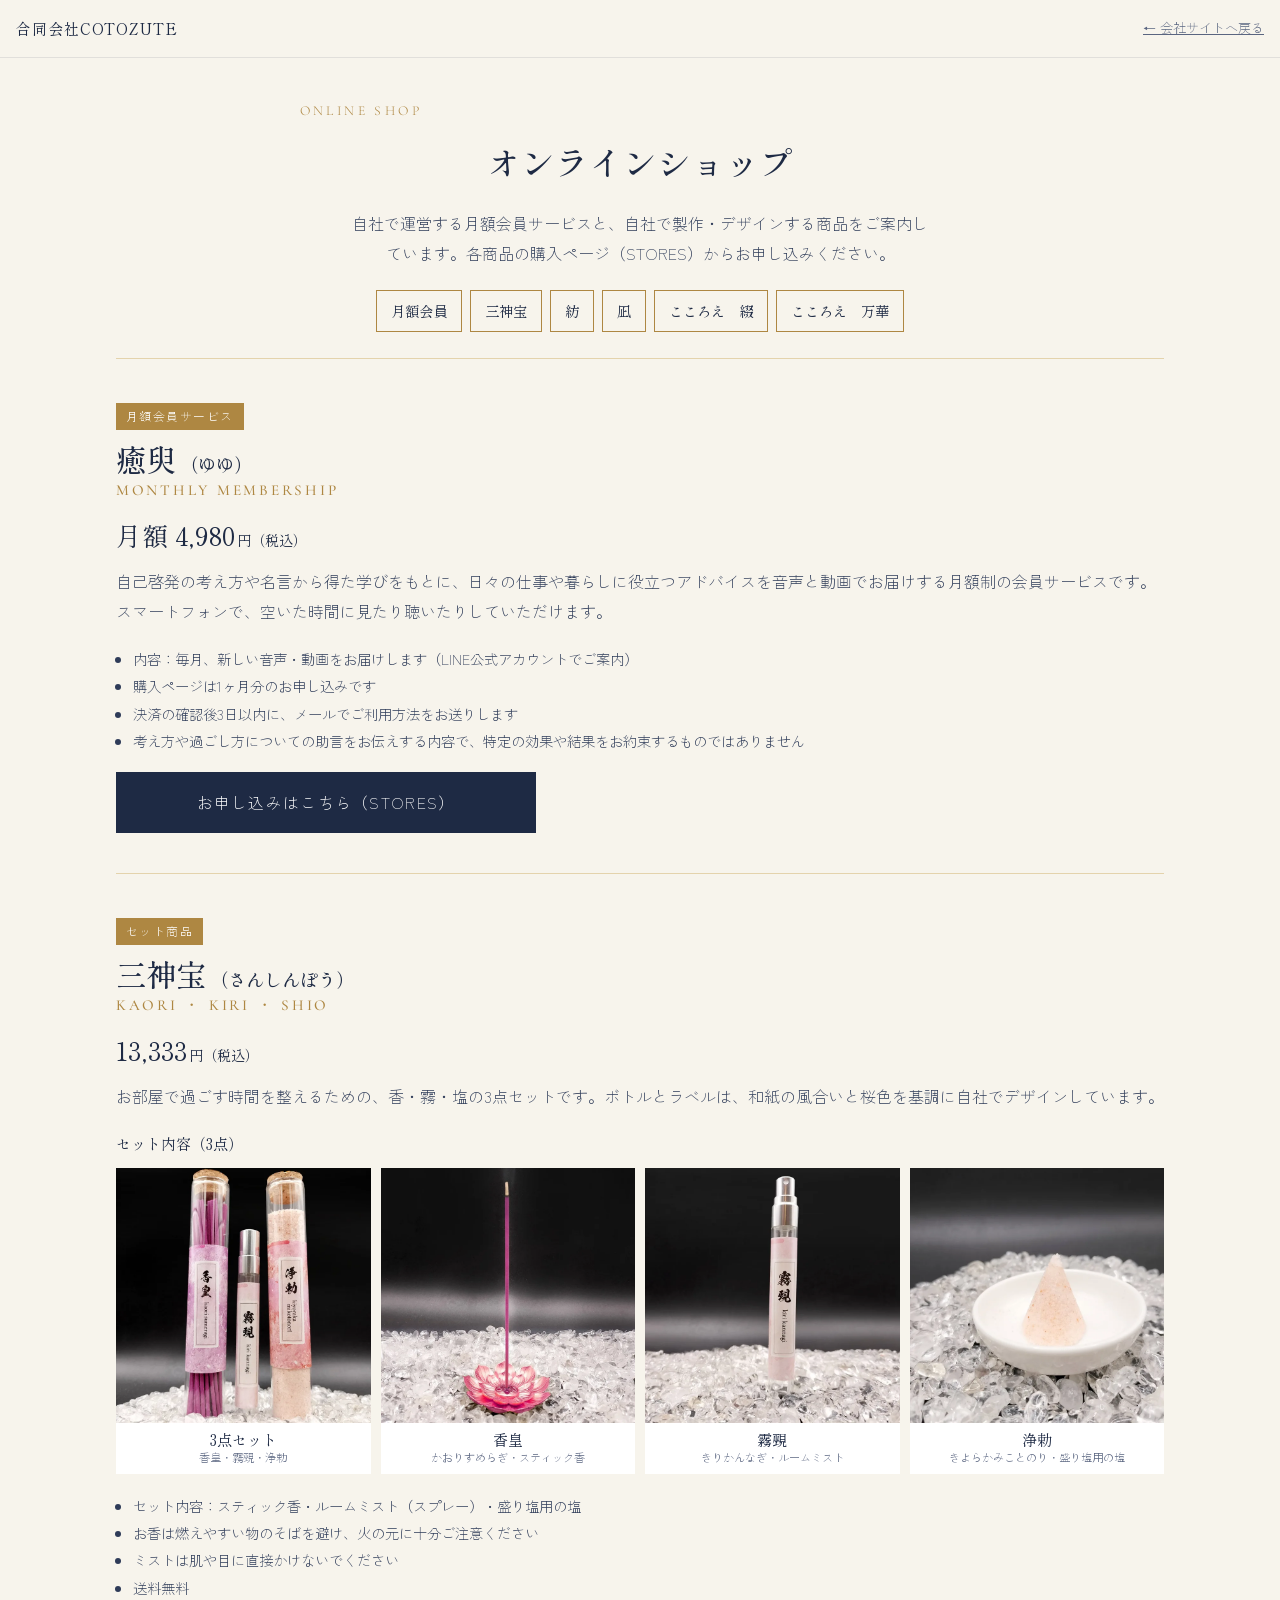
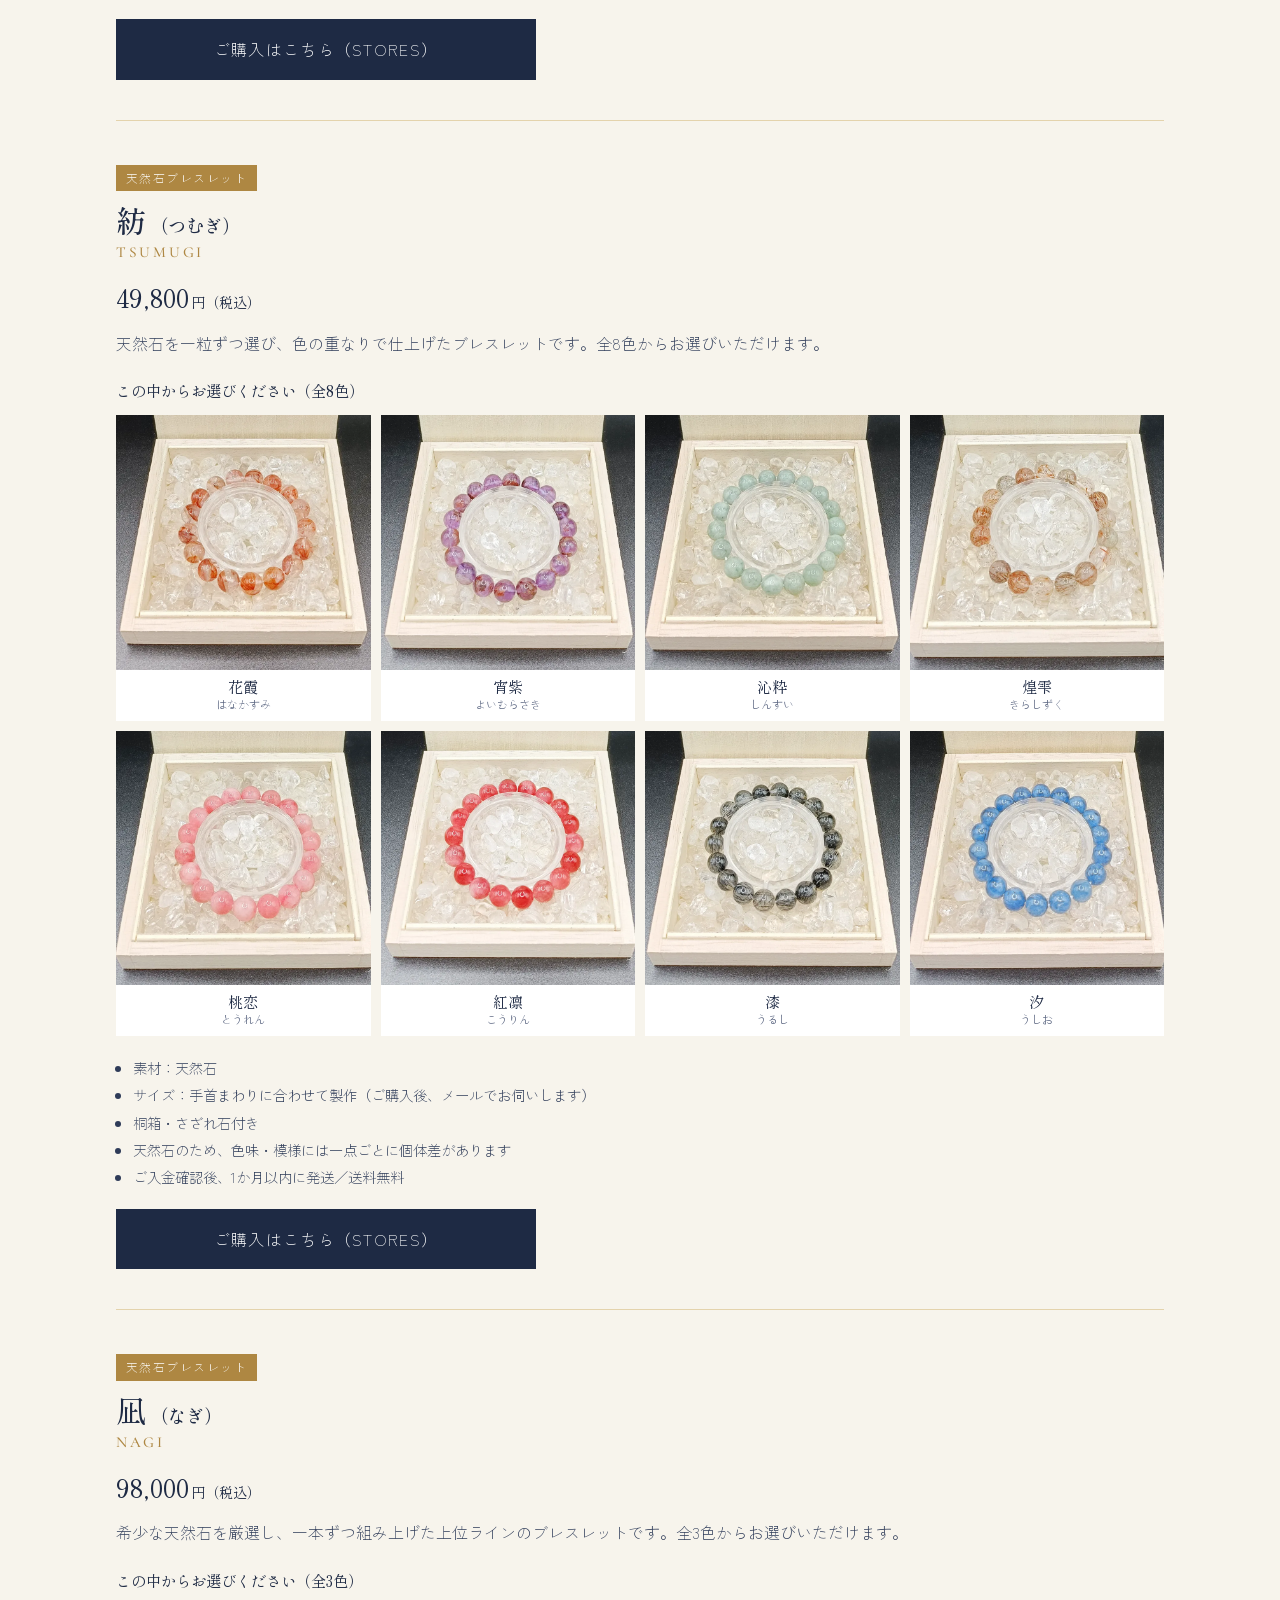
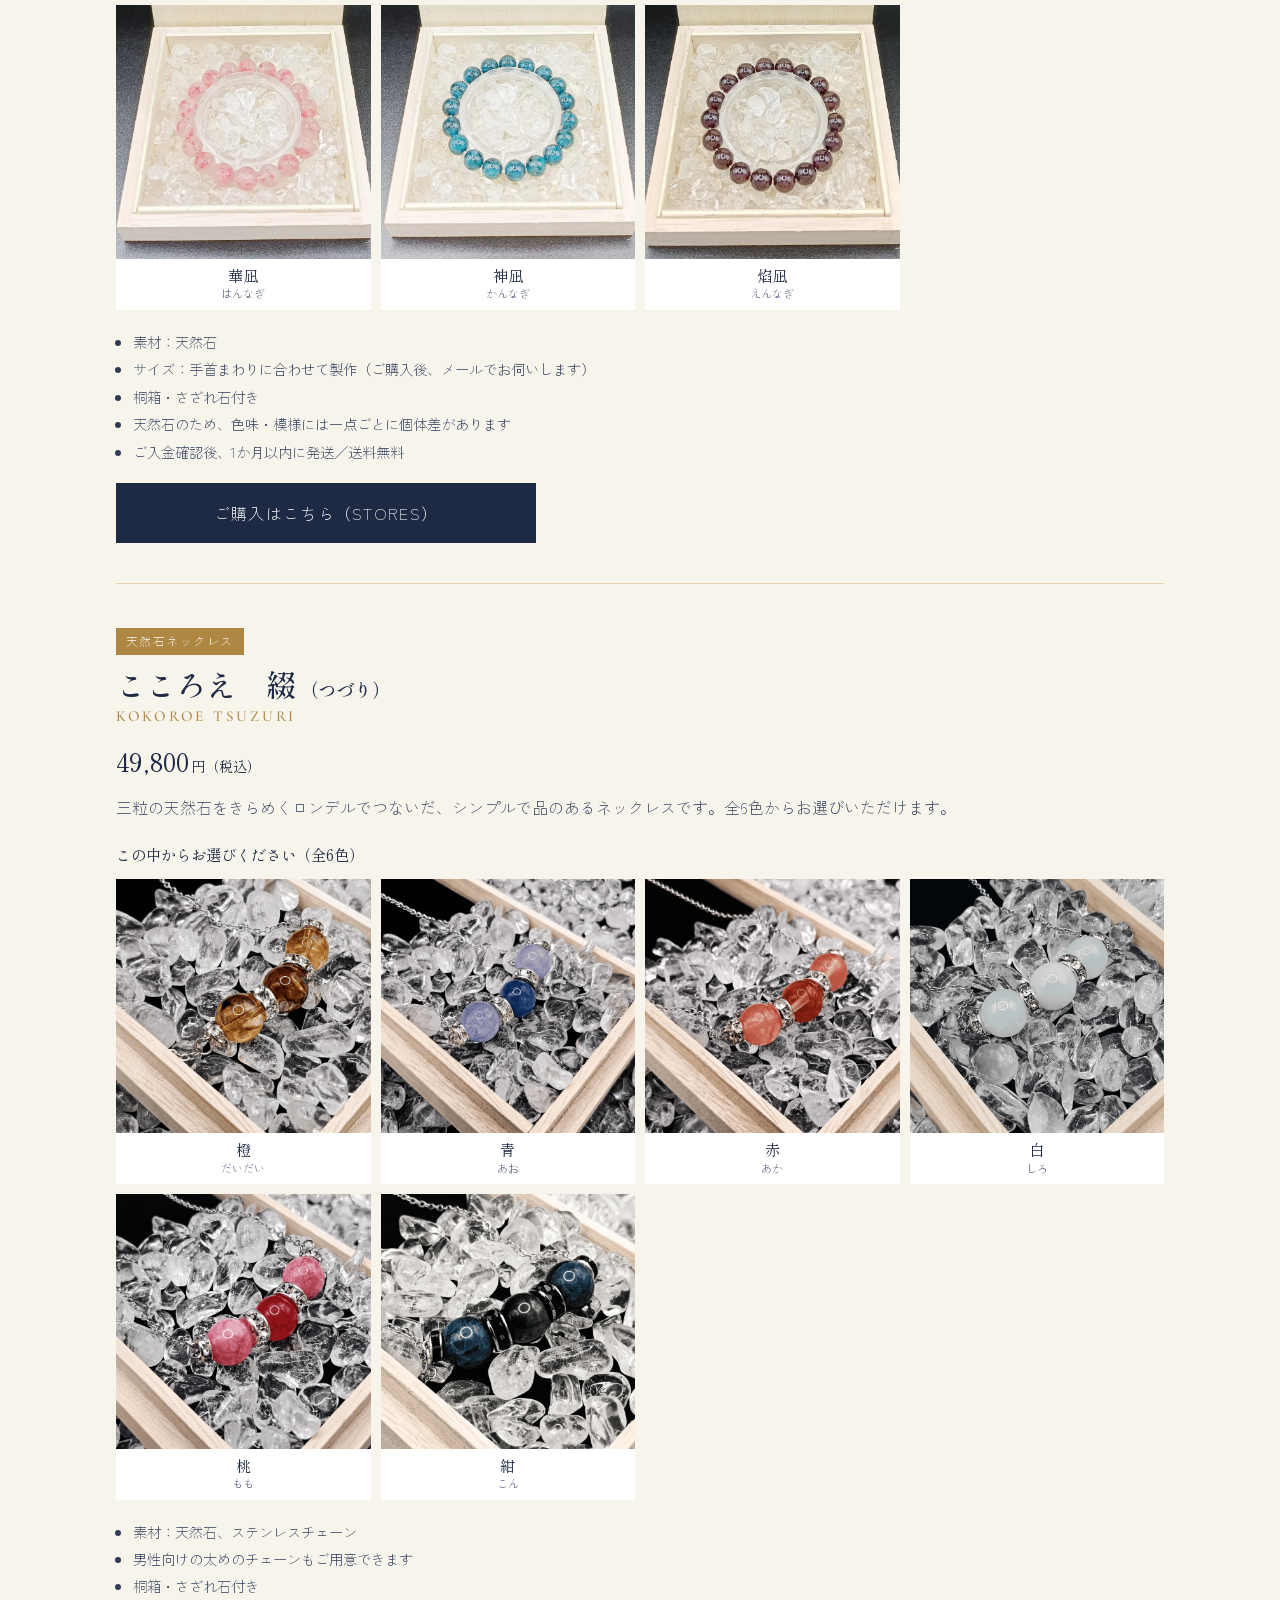
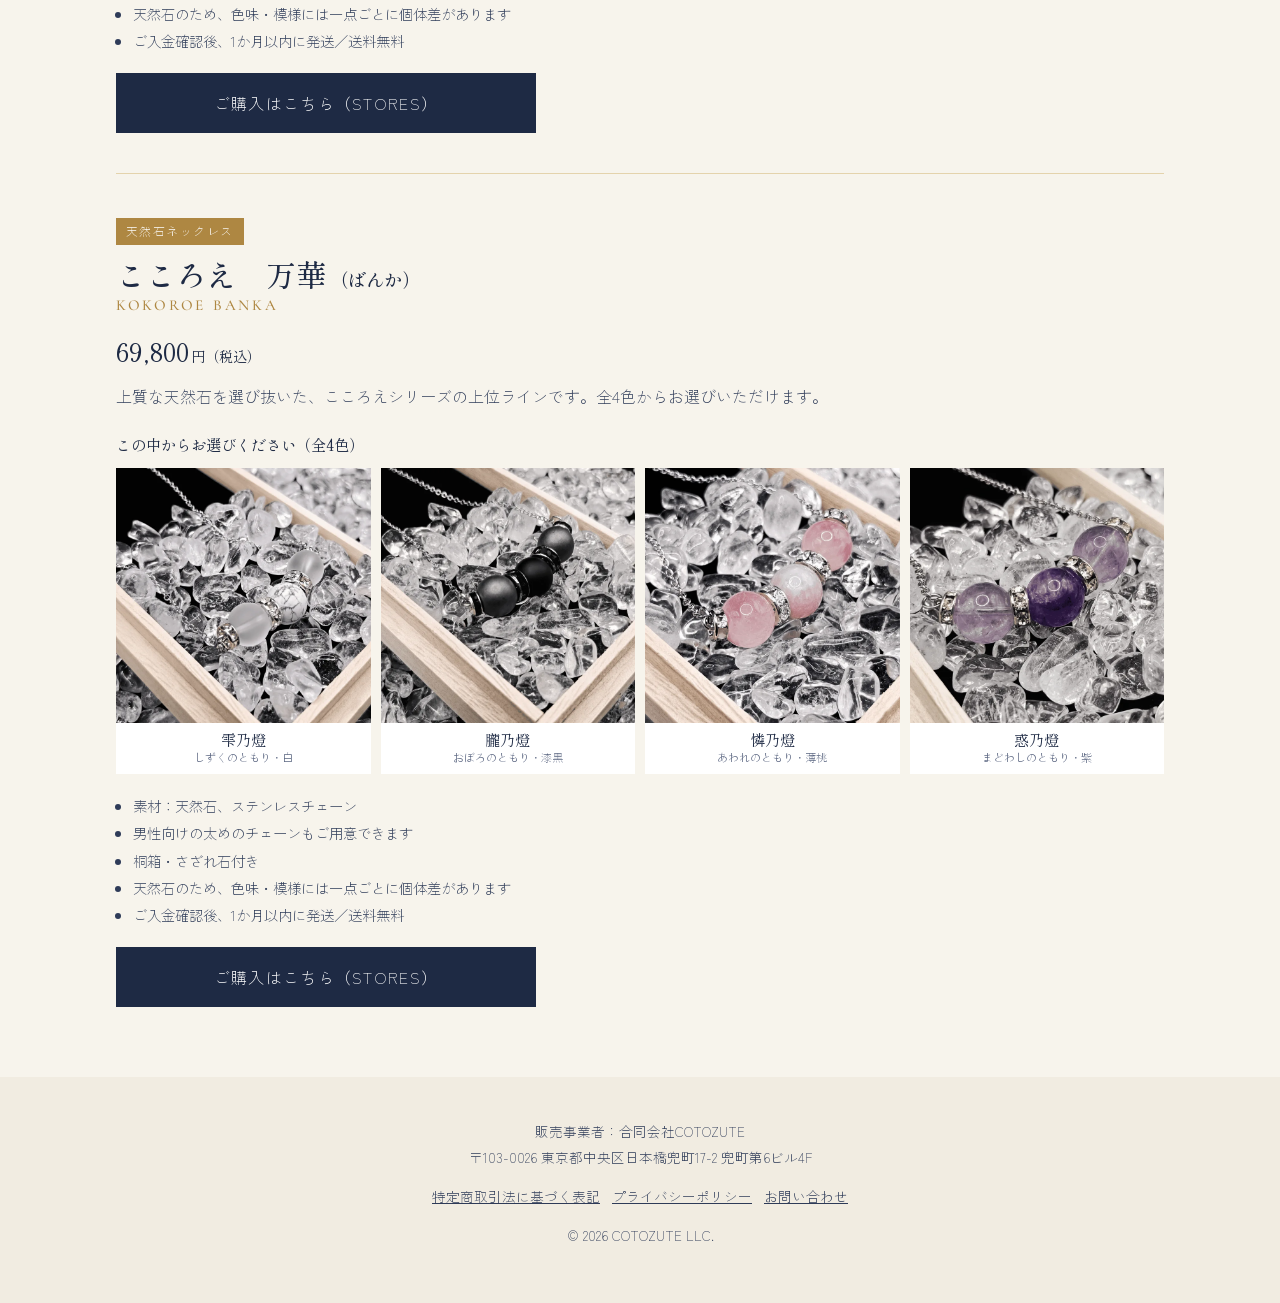
<file: shop/index.html>
<!doctype html>
<html lang="ja"><head><meta charset="utf-8">
<meta name="viewport" content="width=device-width,initial-scale=1">
<meta name="robots" content="noindex,nofollow,noarchive,nosnippet,noimageindex">
<title>オンラインショップ｜合同会社COTOZUTE</title>
<link rel="preconnect" href="https://fonts.googleapis.com"><link rel="preconnect" href="https://fonts.gstatic.com" crossorigin>
<link href="https://fonts.googleapis.com/css2?family=Shippori+Mincho+B1:wght@400;500;600&family=Cormorant+Garamond:wght@400;500&family=Zen+Kaku+Gothic+New:wght@300;400;500&display=swap" rel="stylesheet">
<link rel="icon" href="/assets/favicon-32.png">
<style>
:root{--paper:#F7F4EC;--paper-3:#F1ECE1;--ink:#1E2A44;--ink-2:#2E3B58;--ink-soft:#5A6580;--gold:#AE8742;--gold-3:#E4D3AC;--line-2:rgba(30,42,68,.10);
--serif:"Shippori Mincho B1",'Hiragino Mincho ProN','Yu Mincho',serif;--latin:"Cormorant Garamond",serif;--sans:"Zen Kaku Gothic New",'Hiragino Sans','Yu Gothic',sans-serif}
*{box-sizing:border-box}
body{margin:0;background:var(--paper);color:var(--ink);font-family:var(--sans);font-weight:300;line-height:1.9;font-size:15px}
a{color:inherit}
header{display:flex;align-items:center;justify-content:space-between;padding:14px 16px;border-bottom:1px solid var(--line-2);background:var(--paper)}
header a.home{font-family:var(--serif);text-decoration:none;font-size:.95rem;letter-spacing:.06em}
header a.back{font-size:.82rem;color:var(--ink-soft)}
.wrap{max-width:1080px;margin:0 auto;padding:0 16px}
.hero{text-align:center;padding:40px 0 18px}
.hero .en{font-family:var(--latin);color:var(--gold);letter-spacing:.25em;font-size:.85rem;margin:0}
.hero h1{font-family:var(--serif);font-weight:500;font-size:clamp(1.5rem,6vw,2.1rem);margin:.2em 0 .4em}
.hero p{margin:0 auto;max-width:36em;color:var(--ink-2)}
.toc{display:flex;flex-wrap:wrap;justify-content:center;gap:8px;margin:22px 0 8px}
.toc a{text-decoration:none;font-family:var(--serif);border:1px solid var(--gold);padding:6px 14px;font-size:.9rem}
.col{padding:40px 0;border-top:1px solid var(--gold-3)}
.cat{display:inline-block;margin:0 0 8px;font-size:.75rem;letter-spacing:.12em;color:#fff;background:var(--gold);padding:2px 10px}
.col h2{font-family:var(--serif);font-weight:500;font-size:clamp(1.4rem,5.5vw,1.9rem);margin:0;line-height:1.4}
.col h2 span{font-size:.6em;margin-left:.2em}
.col h2 small{display:block;font-family:var(--latin);color:var(--gold);font-size:.5em;letter-spacing:.18em}
.price{font-family:var(--serif);font-size:1.6rem;margin:10px 0 6px}
.price span{font-size:.55em;margin-left:.15em}
.lead{margin:0 0 18px;color:var(--ink-2)}
.pick{font-family:var(--serif);margin:0 0 10px;font-size:.95rem}
.grid{display:grid;grid-template-columns:repeat(2,1fr);gap:10px}
figure{margin:0;background:#fff}
figure img{display:block;width:100%;height:auto;aspect-ratio:1/1;object-fit:cover}
figcaption{text-align:center;font-family:var(--serif);padding:6px 4px 8px;font-size:.95rem;line-height:1.4}
figcaption small{display:block;font-family:var(--sans);font-size:.7rem;color:var(--ink-soft)}
.spec{margin:18px 0;padding-left:1.2em;color:var(--ink-2);font-size:.9rem}
.buy{display:block;text-align:center;background:var(--ink);color:#fff;text-decoration:none;padding:15px;letter-spacing:.08em;max-width:420px}
footer{margin-top:30px;padding:28px 16px 40px;background:var(--paper-3);font-size:.85rem;color:var(--ink-2);text-align:center}
footer a{margin:0 6px}
@media(min-width:600px){.grid{grid-template-columns:repeat(3,1fr)}}
@media(min-width:900px){.grid{grid-template-columns:repeat(4,1fr)}body{font-size:16px}}
</style></head><body>
<header><a class="home" href="/">合同会社COTOZUTE</a><a class="back" href="/#service">← 会社サイトへ戻る</a></header>
<main class="wrap">
<div class="hero">
  <p class="en">ONLINE SHOP</p>
  <h1>オンラインショップ</h1>
  <p>自社で運営する月額会員サービスと、自社で製作・デザインする商品をご案内しています。各商品の購入ページ（STORES）からお申し込みください。</p>
  <nav class="toc"><a href="#yuyu">月額会員</a><a href="#sanjinpo">三神宝</a><a href="#tsumugi">紡</a><a href="#nagi">凪</a><a href="#tsuzuri">こころえ　綴</a><a href="#banka">こころえ　万華</a></nav>
</div>

<section class="col" id="yuyu">
  <p class="cat">月額会員サービス</p>
  <h2>癒臾<span>（ゆゆ）</span><small>MONTHLY MEMBERSHIP</small></h2>
  <p class="price">月額 4,980<span>円（税込）</span></p>
  <p class="lead">自己啓発の考え方や名言から得た学びをもとに、日々の仕事や暮らしに役立つアドバイスを音声と動画でお届けする月額制の会員サービスです。スマートフォンで、空いた時間に見たり聴いたりしていただけます。</p>
  <ul class="spec"><li>内容：毎月、新しい音声・動画をお届けします（LINE公式アカウントでご案内）</li><li>購入ページは1ヶ月分のお申し込みです</li><li>決済の確認後3日以内に、メールでご利用方法をお送りします</li><li>考え方や過ごし方についての助言をお伝えする内容で、特定の効果や結果をお約束するものではありません</li></ul>
  <a class="buy" href="https://dsjq59ayjihlpsm6kv7y.stores.jp/items/6ada1ae4b1d1afbdb21cd43e" target="_blank" rel="noopener nofollow">お申し込みはこちら（STORES）</a>
</section>
<section class="col" id="sanjinpo">
  <p class="cat">セット商品</p>
  <h2>三神宝<span>（さんしんぽう）</span><small>KAORI ・ KIRI ・ SHIO</small></h2>
  <p class="price">13,333<span>円（税込）</span></p>
  <p class="lead">お部屋で過ごす時間を整えるための、香・霧・塩の3点セットです。ボトルとラベルは、和紙の風合いと桜色を基調に自社でデザインしています。</p>
  <p class="pick">セット内容（3点）</p>
  <div class="grid"><figure><img src="img/sanjinpo-set.webp" width="800" height="800" alt="三神宝 3点セット"><figcaption>3点セット<small>香皇・霧覡・浄勅</small></figcaption></figure><figure><img src="img/sanjinpo-kaori.webp" width="800" height="800" alt="香皇 スティック香"><figcaption>香皇<small>かおりすめらぎ・スティック香</small></figcaption></figure><figure><img src="img/sanjinpo-kiri.webp" width="800" height="800" alt="霧覡 ルームミスト"><figcaption>霧覡<small>きりかんなぎ・ルームミスト</small></figcaption></figure><figure><img src="img/sanjinpo-shio.webp" width="800" height="800" alt="浄勅 盛り塩用の塩"><figcaption>浄勅<small>きよらかみことのり・盛り塩用の塩</small></figcaption></figure></div>
  <ul class="spec"><li>セット内容：スティック香・ルームミスト（スプレー）・盛り塩用の塩</li><li>お香は燃えやすい物のそばを避け、火の元に十分ご注意ください</li><li>ミストは肌や目に直接かけないでください</li><li>送料無料</li></ul>
  <a class="buy" href="https://dsjq59ayjihlpsm6kv7y.stores.jp/items/6ad9f35cf2d062b846ec7c93" target="_blank" rel="noopener nofollow">ご購入はこちら（STORES）</a>
</section>
<section class="col" id="tsumugi">
  <p class="cat">天然石ブレスレット</p>
  <h2>紡<span>（つむぎ）</span><small>TSUMUGI</small></h2>
  <p class="price">49,800<span>円（税込）</span></p>
  <p class="lead">天然石を一粒ずつ選び、色の重なりで仕上げたブレスレットです。全8色からお選びいただけます。</p>
  <p class="pick">この中からお選びください（全8色）</p>
  <div class="grid"><figure><img src="img/tsumugi-hanakasumi.webp" width="800" height="800" alt="紡 花霞"><figcaption>花霞<small>はなかすみ</small></figcaption></figure><figure><img src="img/tsumugi-yoimurasaki.webp" width="800" height="800" alt="紡 宵紫"><figcaption>宵紫<small>よいむらさき</small></figcaption></figure><figure><img src="img/tsumugi-shinsui.webp" width="800" height="800" alt="紡 沁粋"><figcaption>沁粋<small>しんすい</small></figcaption></figure><figure><img src="img/tsumugi-kirashizuku.webp" width="800" height="800" alt="紡 煌雫"><figcaption>煌雫<small>きらしずく</small></figcaption></figure><figure><img src="img/tsumugi-touren.webp" width="800" height="800" alt="紡 桃恋"><figcaption>桃恋<small>とうれん</small></figcaption></figure><figure><img src="img/tsumugi-kourin.webp" width="800" height="800" alt="紡 紅凛"><figcaption>紅凛<small>こうりん</small></figcaption></figure><figure><img src="img/tsumugi-urushi.webp" width="800" height="800" alt="紡 漆"><figcaption>漆<small>うるし</small></figcaption></figure><figure><img src="img/tsumugi-ushio.webp" width="800" height="800" alt="紡 汐"><figcaption>汐<small>うしお</small></figcaption></figure></div>
  <ul class="spec"><li>素材：天然石</li><li>サイズ：手首まわりに合わせて製作（ご購入後、メールでお伺いします）</li><li>桐箱・さざれ石付き</li><li>天然石のため、色味・模様には一点ごとに個体差があります</li><li>ご入金確認後、1か月以内に発送／送料無料</li></ul>
  <a class="buy" href="https://dsjq59ayjihlpsm6kv7y.stores.jp/items/6ad9ceb5479d54f4aa1cd4fe" target="_blank" rel="noopener nofollow">ご購入はこちら（STORES）</a>
</section>
<section class="col" id="nagi">
  <p class="cat">天然石ブレスレット</p>
  <h2>凪<span>（なぎ）</span><small>NAGI</small></h2>
  <p class="price">98,000<span>円（税込）</span></p>
  <p class="lead">希少な天然石を厳選し、一本ずつ組み上げた上位ラインのブレスレットです。全3色からお選びいただけます。</p>
  <p class="pick">この中からお選びください（全3色）</p>
  <div class="grid"><figure><img src="img/nagi-hannagi.webp" width="800" height="800" alt="凪 華凪"><figcaption>華凪<small>はんなぎ</small></figcaption></figure><figure><img src="img/nagi-kannagi.webp" width="800" height="800" alt="凪 神凪"><figcaption>神凪<small>かんなぎ</small></figcaption></figure><figure><img src="img/nagi-ennagi.webp" width="800" height="800" alt="凪 焰凪"><figcaption>焰凪<small>えんなぎ</small></figcaption></figure></div>
  <ul class="spec"><li>素材：天然石</li><li>サイズ：手首まわりに合わせて製作（ご購入後、メールでお伺いします）</li><li>桐箱・さざれ石付き</li><li>天然石のため、色味・模様には一点ごとに個体差があります</li><li>ご入金確認後、1か月以内に発送／送料無料</li></ul>
  <a class="buy" href="https://dsjq59ayjihlpsm6kv7y.stores.jp/items/6ad9cfc438c86ad2c779b873" target="_blank" rel="noopener nofollow">ご購入はこちら（STORES）</a>
</section>
<section class="col" id="tsuzuri">
  <p class="cat">天然石ネックレス</p>
  <h2>こころえ　綴<span>（つづり）</span><small>KOKOROE TSUZURI</small></h2>
  <p class="price">49,800<span>円（税込）</span></p>
  <p class="lead">三粒の天然石をきらめくロンデルでつないだ、シンプルで品のあるネックレスです。全6色からお選びいただけます。</p>
  <p class="pick">この中からお選びください（全6色）</p>
  <div class="grid"><figure><img src="img/kokoroe-01.webp" width="800" height="800" alt="こころえ　綴 橙"><figcaption>橙<small>だいだい</small></figcaption></figure><figure><img src="img/kokoroe-02.webp" width="800" height="800" alt="こころえ　綴 青"><figcaption>青<small>あお</small></figcaption></figure><figure><img src="img/kokoroe-03.webp" width="800" height="800" alt="こころえ　綴 赤"><figcaption>赤<small>あか</small></figcaption></figure><figure><img src="img/kokoroe-04.webp" width="800" height="800" alt="こころえ　綴 白"><figcaption>白<small>しろ</small></figcaption></figure><figure><img src="img/kokoroe-05.webp" width="800" height="800" alt="こころえ　綴 桃"><figcaption>桃<small>もも</small></figcaption></figure><figure><img src="img/kokoroe-10.webp" width="800" height="800" alt="こころえ　綴 紺"><figcaption>紺<small>こん</small></figcaption></figure></div>
  <ul class="spec"><li>素材：天然石、ステンレスチェーン</li><li>男性向けの太めのチェーンもご用意できます</li><li>桐箱・さざれ石付き</li><li>天然石のため、色味・模様には一点ごとに個体差があります</li><li>ご入金確認後、1か月以内に発送／送料無料</li></ul>
  <a class="buy" href="https://dsjq59ayjihlpsm6kv7y.stores.jp/items/6ad9d0b28866de604597733c" target="_blank" rel="noopener nofollow">ご購入はこちら（STORES）</a>
</section>
<section class="col" id="banka">
  <p class="cat">天然石ネックレス</p>
  <h2>こころえ　万華<span>（ばんか）</span><small>KOKOROE BANKA</small></h2>
  <p class="price">69,800<span>円（税込）</span></p>
  <p class="lead">上質な天然石を選び抜いた、こころえシリーズの上位ラインです。全4色からお選びいただけます。</p>
  <p class="pick">この中からお選びください（全4色）</p>
  <div class="grid"><figure><img src="img/kokoroe-08.webp" width="800" height="800" alt="こころえ　万華 雫乃燈"><figcaption>雫乃燈<small>しずくのともり・白</small></figcaption></figure><figure><img src="img/kokoroe-07.webp" width="800" height="800" alt="こころえ　万華 朧乃燈"><figcaption>朧乃燈<small>おぼろのともり・漆黒</small></figcaption></figure><figure><img src="img/kokoroe-09.webp" width="800" height="800" alt="こころえ　万華 憐乃燈"><figcaption>憐乃燈<small>あわれのともり・薄桃</small></figcaption></figure><figure><img src="img/kokoroe-06.webp" width="800" height="800" alt="こころえ　万華 惑乃燈"><figcaption>惑乃燈<small>まどわしのともり・紫</small></figcaption></figure></div>
  <ul class="spec"><li>素材：天然石、ステンレスチェーン</li><li>男性向けの太めのチェーンもご用意できます</li><li>桐箱・さざれ石付き</li><li>天然石のため、色味・模様には一点ごとに個体差があります</li><li>ご入金確認後、1か月以内に発送／送料無料</li></ul>
  <a class="buy" href="https://dsjq59ayjihlpsm6kv7y.stores.jp/items/6ad9d1762795c4869dc20ce5" target="_blank" rel="noopener nofollow">ご購入はこちら（STORES）</a>
</section>
</main>
<footer>
  <p>販売事業者：合同会社COTOZUTE<br>〒103-0026 東京都中央区日本橋兜町17-2 兜町第6ビル4F</p>
  <p><a href="/#legal">特定商取引法に基づく表記</a><a href="/#privacy">プライバシーポリシー</a><a href="/#contact">お問い合わせ</a></p>
  <p>&copy; 2026 COTOZUTE LLC.</p>
</footer>
</body></html>
</file>
<file: assets/cz-tech.css>
/* =========================================================
   COTOZUTE — HERO TECH LAYERS (canvas)
   back  : z2  女性(z3)の奥
   front : z5  女性・紙グラデ(z4)の手前／見出し(z5・DOM後方)より下
   ========================================================= */
.cz-tech{
  position:absolute; inset:0; width:100%; height:100%;
  display:block; pointer-events:none;
  mix-blend-mode:multiply;              /* 紙に沈む墨のような重なりにする */
  opacity:0; transition:opacity 2.2s var(--ease,ease) .25s;
  will-change:opacity;
}
.cz-tech.on{opacity:1}

.cz-tech--back{z-index:2}

/* 手前レイヤーは「顔にかからない位置から下」だけ出す */
.cz-tech--front{
  z-index:5;
  -webkit-mask-image:linear-gradient(180deg,
      transparent 0%, transparent 60%,
      rgba(0,0,0,.30) 69%, rgba(0,0,0,.72) 78%, #000 86%, #000 100%);
          mask-image:linear-gradient(180deg,
      transparent 0%, transparent 60%,
      rgba(0,0,0,.30) 69%, rgba(0,0,0,.72) 78%, #000 86%, #000 100%);
}
@media (min-width:900px){
  .cz-tech--front{
    -webkit-mask-image:linear-gradient(180deg,
        transparent 0%, transparent 44%,
        rgba(0,0,0,.28) 55%, rgba(0,0,0,.70) 66%, #000 76%, #000 100%);
            mask-image:linear-gradient(180deg,
        transparent 0%, transparent 44%,
        rgba(0,0,0,.28) 55%, rgba(0,0,0,.70) 66%, #000 76%, #000 100%);
  }
}

/* ---- 旧演出の整理（テクノロジー側を主役にする） ---- */
.hero .floatword{display:none !important}   /* 「ことば」等の浮遊文字を排除 */
.hero .wave{opacity:.20 !important}          /* PNGの流し波は下地程度に */
.hero .seal{display:none !important}         /* 円の装飾は不採用 */
</file>
<file: hello/assets/cz-tech.css>
/* =========================================================
   COTOZUTE — HERO TECH LAYERS (canvas)
   back  : z2  女性(z3)の奥
   front : z5  女性・紙グラデ(z4)の手前／見出し(z5・DOM後方)より下
   ========================================================= */
.cz-tech{
  position:absolute; inset:0; width:100%; height:100%;
  display:block; pointer-events:none;
  mix-blend-mode:multiply;              /* 紙に沈む墨のような重なりにする */
  opacity:0; transition:opacity 2.2s var(--ease,ease) .25s;
  will-change:opacity;
}
.cz-tech.on{opacity:1}

.cz-tech--back{z-index:2}

/* 手前レイヤーは「顔にかからない位置から下」だけ出す */
.cz-tech--front{
  z-index:5;
  -webkit-mask-image:linear-gradient(180deg,
      transparent 0%, transparent 60%,
      rgba(0,0,0,.30) 69%, rgba(0,0,0,.72) 78%, #000 86%, #000 100%);
          mask-image:linear-gradient(180deg,
      transparent 0%, transparent 60%,
      rgba(0,0,0,.30) 69%, rgba(0,0,0,.72) 78%, #000 86%, #000 100%);
}
@media (min-width:900px){
  .cz-tech--front{
    -webkit-mask-image:linear-gradient(180deg,
        transparent 0%, transparent 44%,
        rgba(0,0,0,.28) 55%, rgba(0,0,0,.70) 66%, #000 76%, #000 100%);
            mask-image:linear-gradient(180deg,
        transparent 0%, transparent 44%,
        rgba(0,0,0,.28) 55%, rgba(0,0,0,.70) 66%, #000 76%, #000 100%);
  }
}

/* ---- 旧演出の整理（テクノロジー側を主役にする） ---- */
.hero .floatword{display:none !important}   /* 「ことば」等の浮遊文字を排除 */
.hero .wave{opacity:.20 !important}          /* PNGの流し波は下地程度に */
.hero .seal{display:none !important}         /* 円の装飾は不採用 */
</file>
<file: pro/assets/cz-tech.css>
/* =========================================================
   COTOZUTE — HERO TECH LAYERS (canvas)
   back  : z2  女性(z3)の奥
   front : z5  女性・紙グラデ(z4)の手前／見出し(z5・DOM後方)より下
   ========================================================= */
.cz-tech{
  position:absolute; inset:0; width:100%; height:100%;
  display:block; pointer-events:none;
  mix-blend-mode:multiply;              /* 紙に沈む墨のような重なりにする */
  opacity:0; transition:opacity 2.2s var(--ease,ease) .25s;
  will-change:opacity;
}
.cz-tech.on{opacity:1}

.cz-tech--back{z-index:2}

/* 手前レイヤーは「顔にかからない位置から下」だけ出す */
.cz-tech--front{
  z-index:5;
  -webkit-mask-image:linear-gradient(180deg,
      transparent 0%, transparent 60%,
      rgba(0,0,0,.30) 69%, rgba(0,0,0,.72) 78%, #000 86%, #000 100%);
          mask-image:linear-gradient(180deg,
      transparent 0%, transparent 60%,
      rgba(0,0,0,.30) 69%, rgba(0,0,0,.72) 78%, #000 86%, #000 100%);
}
@media (min-width:900px){
  .cz-tech--front{
    -webkit-mask-image:linear-gradient(180deg,
        transparent 0%, transparent 44%,
        rgba(0,0,0,.28) 55%, rgba(0,0,0,.70) 66%, #000 76%, #000 100%);
            mask-image:linear-gradient(180deg,
        transparent 0%, transparent 44%,
        rgba(0,0,0,.28) 55%, rgba(0,0,0,.70) 66%, #000 76%, #000 100%);
  }
}

/* ---- 旧演出の整理（テクノロジー側を主役にする） ---- */
.hero .floatword{display:none !important}   /* 「ことば」等の浮遊文字を排除 */
.hero .wave{opacity:.20 !important}          /* PNGの流し波は下地程度に */
.hero .seal{display:none !important}         /* 円の装飾は不採用 */
</file>
